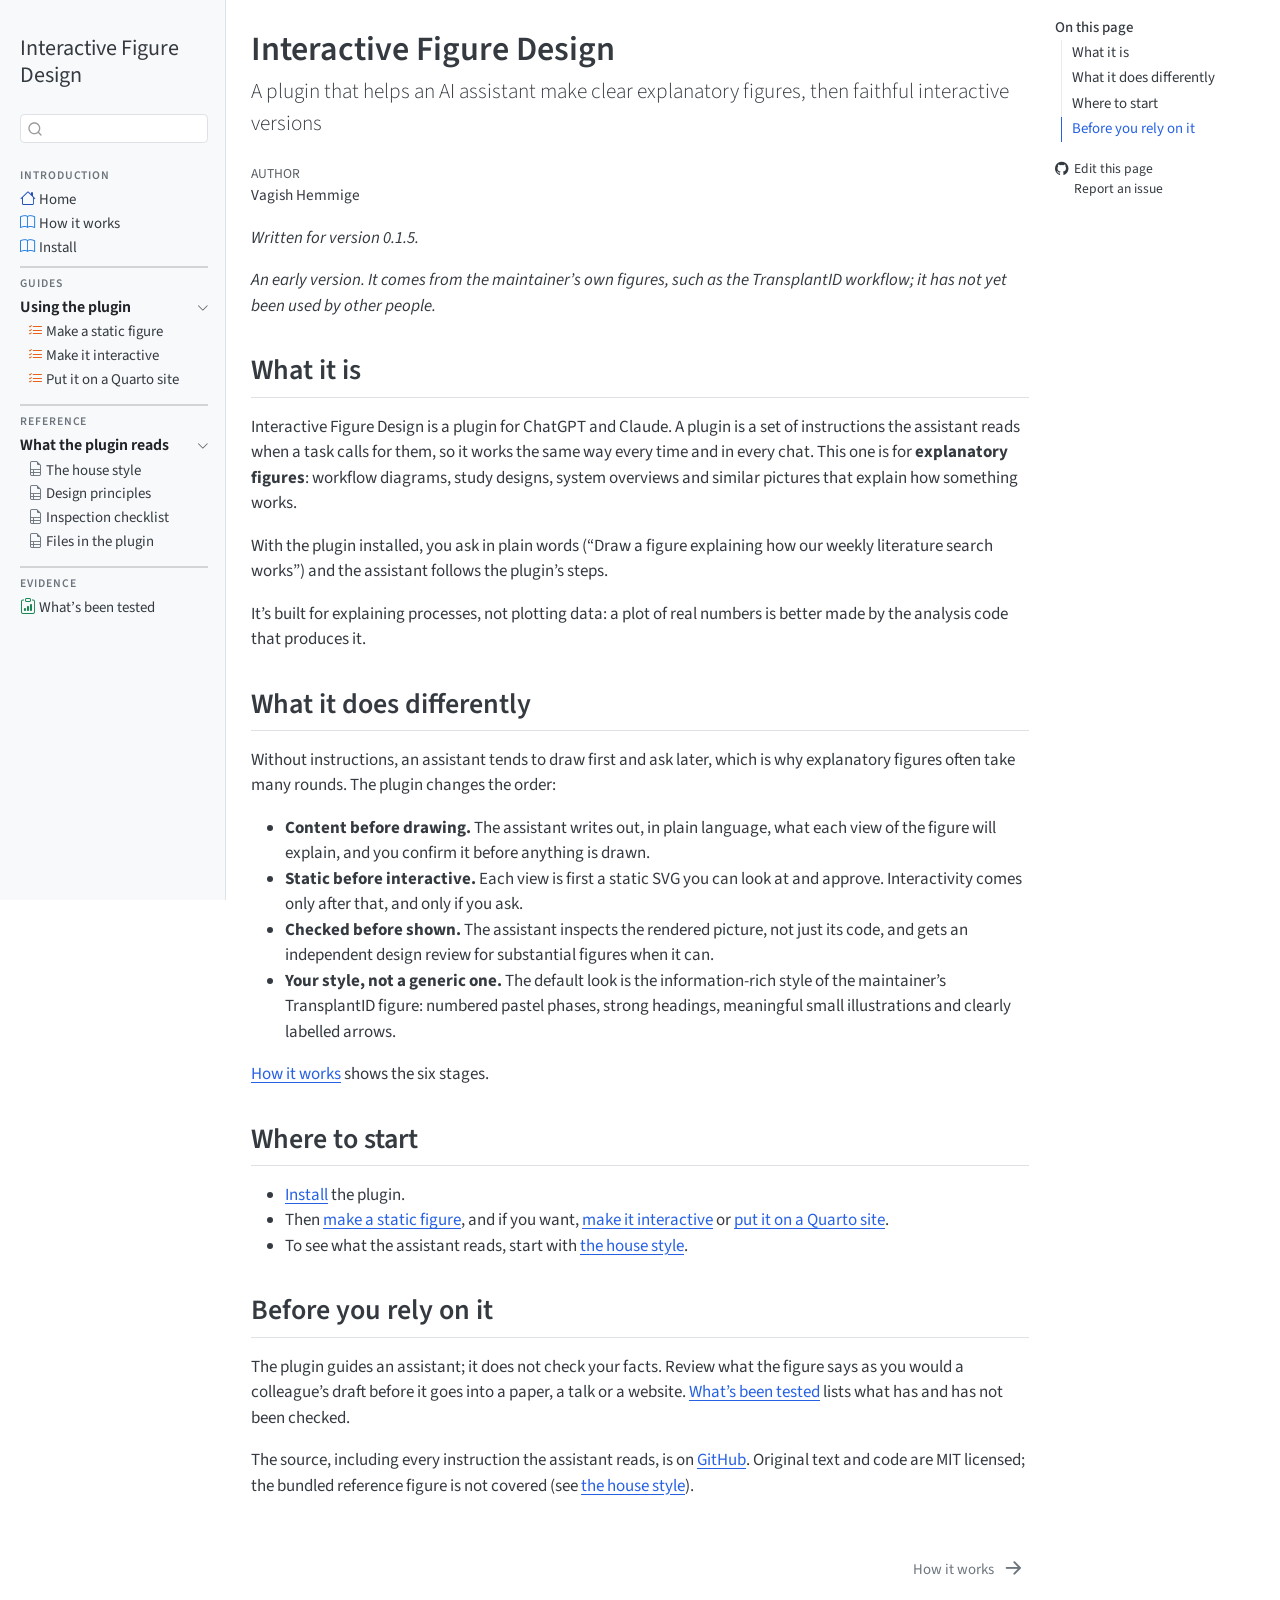
<file: index.html>
<!DOCTYPE html>
<html xmlns="http://www.w3.org/1999/xhtml" lang="en" xml:lang="en"><head>

<meta charset="utf-8">
<meta name="generator" content="quarto-1.12.1">

<meta name="viewport" content="width=device-width, initial-scale=1.0, user-scalable=yes">

<meta name="author" content="Vagish Hemmige">

<title>Interactive Figure Design</title>
<style>
/* Default styles provided by pandoc.
** See https://pandoc.org/MANUAL.html#variables-for-html for config info.
*/
span.smallcaps{font-variant: small-caps;}
div.columns{display: flex; gap: 1.5em;}
div.column{flex: auto;}
@media screen {
div.columns{gap: min(4vw, 1.5em);}
div.column{overflow-x: auto;}
}
div.hanging-indent{margin-left: 1.5em; text-indent: -1.5em;}
ul.task-list{list-style: none;}
ul.task-list li input[type="checkbox"] {
  width: 0.8em;
  margin: 0 0.8em 0.2em -1em; /* quarto-specific, see https://github.com/quarto-dev/quarto-cli/issues/4556 */ 
  vertical-align: middle;
}
</style>


<script src="site_libs/quarto-nav/quarto-nav.js"></script>
<script src="site_libs/quarto-nav/headroom.min.js"></script>
<script src="site_libs/clipboard/clipboard.min.js"></script>
<script src="site_libs/quarto-search/autocomplete.umd.js"></script>
<script src="site_libs/quarto-search/fuse.min.js"></script>
<script src="site_libs/quarto-search/quarto-search.js"></script>
<meta name="quarto:offset" content="./">
<link href="./how-it-works.html" rel="next">
<script src="site_libs/quarto-html/quarto.js" type="module"></script>
<script src="site_libs/quarto-html/tabsets/tabsets.js" type="module"></script>
<script src="site_libs/quarto-html/scrollable-regions/scrollable-regions.js" type="module"></script>
<script src="site_libs/quarto-html/popper.min.js"></script>
<script src="site_libs/quarto-html/tippy.umd.min.js"></script>
<script src="site_libs/quarto-html/anchor.min.js"></script>
<link href="site_libs/quarto-html/tippy.css" rel="stylesheet">
<link href="site_libs/quarto-html/quarto-syntax-highlighting-6f4d992786adc40a866529610d8cdb02.css" rel="stylesheet" id="quarto-text-highlighting-styles">
<script src="site_libs/bootstrap/bootstrap.min.js"></script>
<link href="site_libs/bootstrap/bootstrap-icons.css" rel="stylesheet">
<link href="site_libs/bootstrap/bootstrap-3d8ff1b8a8ddd1b55bd8ba3b1a228202.min.css" rel="stylesheet" append-hash="true" id="quarto-bootstrap" data-mode="light">
<script id="quarto-search-options" type="application/json">{
  "location": "sidebar",
  "copy-button": false,
  "collapse-after": 3,
  "panel-placement": "start",
  "type": "textbox",
  "limit": 50,
  "keyboard-shortcut": [
    "f",
    "/",
    "s"
  ],
  "show-item-context": false,
  "language": {
    "search-no-results-text": "No results",
    "search-matching-documents-text": "matching documents",
    "search-copy-link-title": "Copy link to search",
    "search-hide-matches-text": "Hide additional matches",
    "search-more-match-text": "more match in this document",
    "search-more-matches-text": "more matches in this document",
    "search-clear-button-title": "Clear",
    "search-text-placeholder": "",
    "search-detached-cancel-button-title": "Cancel",
    "search-submit-button-title": "Submit",
    "search-label": "Search"
  }
}</script>


<link rel="stylesheet" href="styles.css">
</head>

<body class="nav-sidebar docked quarto-light"><a id="quarto-skip-link" class="visually-hidden-focusable" href="#quarto-document-content">Skip to main content</a>

<div id="quarto-search-results"></div>
  <header id="quarto-header" class="headroom fixed-top">
  <nav class="quarto-secondary-nav" aria-label="Toolbar">
    <div class="container-fluid d-flex">
      <button type="button" class="quarto-btn-toggle btn" data-bs-toggle="collapse" role="button" data-bs-target=".quarto-sidebar-collapse-item" aria-controls="quarto-sidebar" aria-expanded="false" aria-label="Toggle sidebar navigation" onclick="if (window.quartoToggleHeadroom) { window.quartoToggleHeadroom(); }">
        <i class="bi bi-layout-text-sidebar-reverse"></i>
      </button>
        <nav class="quarto-page-breadcrumbs" aria-label="Breadcrumbs"><ol class="breadcrumb"><li class="breadcrumb-item"><a href="./index.html">Home</a></li></ol></nav>
        <a class="flex-grow-1" data-bs-toggle="collapse" data-bs-target=".quarto-sidebar-collapse-item" onclick="if (window.quartoToggleHeadroom) { window.quartoToggleHeadroom(); }">      
        </a>
      <button type="button" class="btn quarto-search-button" aria-label="Search" onclick="window.quartoOpenSearch();">
        <i class="bi bi-search"></i>
      </button>
    </div>
  </nav>
</header>
<!-- content -->
<div id="quarto-content" class="quarto-container page-columns page-rows-contents page-layout-full">
<!-- sidebar -->
  <nav id="quarto-sidebar" class="sidebar collapse collapse-horizontal quarto-sidebar-collapse-item sidebar-navigation docked overflow-auto" aria-label="Site">
    <div class="pt-lg-2 mt-2 text-left sidebar-header">
    <div class="sidebar-title mb-0 py-0">
      <a href="./">Interactive Figure Design</a> 
    </div>
      </div>
        <div class="mt-2 flex-shrink-0 align-items-center">
        <div class="sidebar-search">
        <div id="quarto-search" class="" title="Search"></div>
        </div>
        </div>
    <div class="sidebar-menu-container"> 
    <ul class="list-unstyled mt-1">
        <li class="sidebar-item">
 <span class="menu-text">Introduction</span>
  </li>
        <li class="sidebar-item">
  <div class="sidebar-item-container"> 
  <a href="./index.html" class="sidebar-item-text sidebar-link active"><i class="bi bi-house" role="img">
</i> 
 <span class="menu-text">Home</span></a>
  </div>
</li>
        <li class="sidebar-item">
  <div class="sidebar-item-container"> 
  <a href="./how-it-works.html" class="sidebar-item-text sidebar-link"><i class="bi bi-book" role="img">
</i> 
 <span class="menu-text">How it works</span></a>
  </div>
</li>
        <li class="sidebar-item">
  <div class="sidebar-item-container"> 
  <a href="./install.html" class="sidebar-item-text sidebar-link"><i class="bi bi-book" role="img">
</i> 
 <span class="menu-text">Install</span></a>
  </div>
</li>
        <li class="px-0"><hr class="sidebar-divider hi "></li>
        <li class="sidebar-item">
 <span class="menu-text">Guides</span>
  </li>
        <li class="sidebar-item sidebar-item-section">
      <div class="sidebar-item-container"> 
            <button type="button" class="sidebar-item-text sidebar-item-toggle sidebar-link text-start" data-bs-toggle="collapse" data-bs-target="#quarto-sidebar-section-1" aria-controls="quarto-sidebar-section-1" aria-expanded="true">
 <span class="menu-text" id="quarto-sidebar-section-1-label">Using the plugin</span><i class="bi bi-chevron-right" aria-hidden="true"></i></button>
      </div>
      <ul id="quarto-sidebar-section-1" aria-labelledby="quarto-sidebar-section-1-label" class="collapse list-unstyled sidebar-section depth1 show">  
          <li class="sidebar-item">
  <div class="sidebar-item-container"> 
  <a href="./using/static.html" class="sidebar-item-text sidebar-link"><i class="bi bi-list-check" role="img">
</i> 
 <span class="menu-text">Make a static figure</span></a>
  </div>
</li>
          <li class="sidebar-item">
  <div class="sidebar-item-container"> 
  <a href="./using/interactive.html" class="sidebar-item-text sidebar-link"><i class="bi bi-list-check" role="img">
</i> 
 <span class="menu-text">Make it interactive</span></a>
  </div>
</li>
          <li class="sidebar-item">
  <div class="sidebar-item-container"> 
  <a href="./using/quarto.html" class="sidebar-item-text sidebar-link"><i class="bi bi-list-check" role="img">
</i> 
 <span class="menu-text">Put it on a Quarto site</span></a>
  </div>
</li>
      </ul>
  </li>
        <li class="px-0"><hr class="sidebar-divider hi "></li>
        <li class="sidebar-item">
 <span class="menu-text">Reference</span>
  </li>
        <li class="sidebar-item sidebar-item-section">
      <div class="sidebar-item-container"> 
            <button type="button" class="sidebar-item-text sidebar-item-toggle sidebar-link text-start" data-bs-toggle="collapse" data-bs-target="#quarto-sidebar-section-2" aria-controls="quarto-sidebar-section-2" aria-expanded="true">
 <span class="menu-text" id="quarto-sidebar-section-2-label">What the plugin reads</span><i class="bi bi-chevron-right" aria-hidden="true"></i></button>
      </div>
      <ul id="quarto-sidebar-section-2" aria-labelledby="quarto-sidebar-section-2-label" class="collapse list-unstyled sidebar-section depth1 show">  
          <li class="sidebar-item">
  <div class="sidebar-item-container"> 
  <a href="./reference/style.html" class="sidebar-item-text sidebar-link"><i class="bi bi-file-earmark-ruled" role="img">
</i> 
 <span class="menu-text">The house style</span></a>
  </div>
</li>
          <li class="sidebar-item">
  <div class="sidebar-item-container"> 
  <a href="./reference/principles.html" class="sidebar-item-text sidebar-link"><i class="bi bi-file-earmark-ruled" role="img">
</i> 
 <span class="menu-text">Design principles</span></a>
  </div>
</li>
          <li class="sidebar-item">
  <div class="sidebar-item-container"> 
  <a href="./reference/checklist.html" class="sidebar-item-text sidebar-link"><i class="bi bi-file-earmark-ruled" role="img">
</i> 
 <span class="menu-text">Inspection checklist</span></a>
  </div>
</li>
          <li class="sidebar-item">
  <div class="sidebar-item-container"> 
  <a href="./reference/files.html" class="sidebar-item-text sidebar-link"><i class="bi bi-file-earmark-ruled" role="img">
</i> 
 <span class="menu-text">Files in the plugin</span></a>
  </div>
</li>
      </ul>
  </li>
        <li class="px-0"><hr class="sidebar-divider hi "></li>
        <li class="sidebar-item">
 <span class="menu-text">Evidence</span>
  </li>
        <li class="sidebar-item">
  <div class="sidebar-item-container"> 
  <a href="./testing.html" class="sidebar-item-text sidebar-link"><i class="bi bi-clipboard-data" role="img">
</i> 
 <span class="menu-text">What’s been tested</span></a>
  </div>
</li>
    </ul>
    </div>
</nav>
<div id="quarto-sidebar-glass" class="quarto-sidebar-collapse-item" data-bs-toggle="collapse" data-bs-target=".quarto-sidebar-collapse-item"></div>
<!-- margin-sidebar -->
    <div id="quarto-margin-sidebar" class="sidebar margin-sidebar">
        <nav id="TOC" role="doc-toc" aria-labelledby="toc-title" class="toc-active">
    <h2 id="toc-title">On this page</h2>
   
  <ul>
  <li><a href="#what-it-is" id="toc-what-it-is" class="nav-link active" data-scroll-target="#what-it-is">What it is</a></li>
  <li><a href="#what-it-does-differently" id="toc-what-it-does-differently" class="nav-link" data-scroll-target="#what-it-does-differently">What it does differently</a></li>
  <li><a href="#where-to-start" id="toc-where-to-start" class="nav-link" data-scroll-target="#where-to-start">Where to start</a></li>
  <li><a href="#before-you-rely-on-it" id="toc-before-you-rely-on-it" class="nav-link" data-scroll-target="#before-you-rely-on-it">Before you rely on it</a></li>
  </ul>
<div class="toc-actions"><ul><li><a href="https://github.com/VagishHemmige/figure-design/edit/main/site/index.qmd" class="toc-action"><i class="bi bi-github"></i>Edit this page</a></li><li><a href="https://github.com/VagishHemmige/figure-design/issues/new" class="toc-action"><i class="bi empty"></i>Report an issue</a></li></ul></div></nav>
    </div>
<!-- main -->
<main class="content column-body" id="quarto-document-content" tabindex="-1">

<header id="title-block-header" class="quarto-title-block default">
<div class="quarto-title">
<h1 class="title">Interactive Figure Design</h1>
<p class="subtitle lead">A plugin that helps an AI assistant make clear explanatory figures, then faithful interactive versions</p>
</div>



<div class="quarto-title-meta column-body">

    <div>
    <div class="quarto-title-meta-heading">Author</div>
    <div class="quarto-title-meta-contents">
             <p>Vagish Hemmige </p>
          </div>
  </div>
    
  
    
  </div>
  


</header>


<p><em>Written for version 0.1.5.</em></p>
<p><em>An early version. It comes from the maintainer’s own figures, such as the TransplantID workflow; it has not yet been used by other people.</em></p>
<section id="what-it-is" class="level2">
<h2 class="anchored" data-anchor-id="what-it-is">What it is</h2>
<p>Interactive Figure Design is a plugin for ChatGPT and Claude. A plugin is a set of instructions the assistant reads when a task calls for them, so it works the same way every time and in every chat. This one is for <strong>explanatory figures</strong>: workflow diagrams, study designs, system overviews and similar pictures that explain how something works.</p>
<p>With the plugin installed, you ask in plain words (“Draw a figure explaining how our weekly literature search works”) and the assistant follows the plugin’s steps.</p>
<p>It’s built for explaining processes, not plotting data: a plot of real numbers is better made by the analysis code that produces it.</p>
</section>
<section id="what-it-does-differently" class="level2">
<h2 class="anchored" data-anchor-id="what-it-does-differently">What it does differently</h2>
<p>Without instructions, an assistant tends to draw first and ask later, which is why explanatory figures often take many rounds. The plugin changes the order:</p>
<ul>
<li><strong>Content before drawing.</strong> The assistant writes out, in plain language, what each view of the figure will explain, and you confirm it before anything is drawn.</li>
<li><strong>Static before interactive.</strong> Each view is first a static SVG you can look at and approve. Interactivity comes only after that, and only if you ask.</li>
<li><strong>Checked before shown.</strong> The assistant inspects the rendered picture, not just its code, and gets an independent design review for substantial figures when it can.</li>
<li><strong>Your style, not a generic one.</strong> The default look is the information-rich style of the maintainer’s TransplantID figure: numbered pastel phases, strong headings, meaningful small illustrations and clearly labelled arrows.</li>
</ul>
<p><a href="./how-it-works.html">How it works</a> shows the six stages.</p>
</section>
<section id="where-to-start" class="level2">
<h2 class="anchored" data-anchor-id="where-to-start">Where to start</h2>
<ul>
<li><a href="./install.html">Install</a> the plugin.</li>
<li>Then <a href="./using/static.html">make a static figure</a>, and if you want, <a href="./using/interactive.html">make it interactive</a> or <a href="./using/quarto.html">put it on a Quarto site</a>.</li>
<li>To see what the assistant reads, start with <a href="./reference/style.html">the house style</a>.</li>
</ul>
</section>
<section id="before-you-rely-on-it" class="level2">
<h2 class="anchored" data-anchor-id="before-you-rely-on-it">Before you rely on it</h2>
<p>The plugin guides an assistant; it does not check your facts. Review what the figure says as you would a colleague’s draft before it goes into a paper, a talk or a website. <a href="./testing.html">What’s been tested</a> lists what has and has not been checked.</p>
<p>The source, including every instruction the assistant reads, is on <a href="https://github.com/VagishHemmige/figure-design">GitHub</a>. Original text and code are MIT licensed; the bundled reference figure is not covered (see <a href="./reference/style.html">the house style</a>).</p>


</section>

</main> <!-- /main -->
<script id="quarto-html-after-body" type="application/javascript">
  window.document.addEventListener("DOMContentLoaded", function (event) {
    const icon = "";
    const anchorJS = new window.AnchorJS();
    anchorJS.options = {
      placement: 'right',
      icon: icon
    };
    anchorJS.add('.anchored');
    const isCodeAnnotation = (el) => {
      for (const clz of el.classList) {
        if (clz.startsWith('code-annotation-')) {                     
          return true;
        }
      }
      return false;
    }
    const onCopySuccess = function(e) {
      // button target
      const button = e.trigger;
      // don't keep focus
      button.blur();
      // flash "checked"
      button.classList.add('code-copy-button-checked');
      var currentTitle = button.getAttribute("title");
      button.setAttribute("title", "Copied!");
      let tooltip;
      if (window.bootstrap) {
        button.setAttribute("data-bs-toggle", "tooltip");
        button.setAttribute("data-bs-placement", "left");
        button.setAttribute("data-bs-title", "Copied!");
        tooltip = new bootstrap.Tooltip(button, 
          { trigger: "manual", 
            customClass: "code-copy-button-tooltip",
            offset: [0, -8]});
        tooltip.show();    
      }
      setTimeout(function() {
        if (tooltip) {
          tooltip.hide();
          button.removeAttribute("data-bs-title");
          button.removeAttribute("data-bs-toggle");
          button.removeAttribute("data-bs-placement");
        }
        button.setAttribute("title", currentTitle);
        button.classList.remove('code-copy-button-checked');
      }, 1000);
      // clear code selection
      e.clearSelection();
    }
    const getTextToCopy = function(trigger) {
      const outerScaffold = trigger.parentElement.cloneNode(true);
      const codeEl = outerScaffold.querySelector('code');
      for (const childEl of codeEl.children) {
        if (isCodeAnnotation(childEl)) {
          childEl.remove();
        }
      }
      return codeEl.innerText;
    }
    const clipboard = new window.ClipboardJS('.code-copy-button:not([data-in-quarto-modal])', {
      text: getTextToCopy
    });
    clipboard.on('success', onCopySuccess);
    if (window.document.getElementById('quarto-embedded-source-code-modal')) {
      const clipboardModal = new window.ClipboardJS('.code-copy-button[data-in-quarto-modal]', {
        text: getTextToCopy,
        container: window.document.getElementById('quarto-embedded-source-code-modal')
      });
      clipboardModal.on('success', onCopySuccess);
    }
      var localhostRegex = new RegExp(/^(?:http|https):\/\/localhost\:?[0-9]*\//);
      var mailtoRegex = new RegExp(/^mailto:/);
        var filterRegex = new RegExp("https:\/\/vagishhemmige\.github\.io\/figure-design");
      const newWindowLabel = "(opens in a new tab)";
      const newWindowNoteId = "quarto-ext-newwindow-label";
      // Links reference one hidden label through aria-describedby, so the
      // announcement never changes their accessible name.
      var describeNewWindow = (link) => {
        if (!window.document.getElementById(newWindowNoteId)) {
          var newWindowNote = window.document.createElement("span");
          newWindowNote.id = newWindowNoteId;
          newWindowNote.hidden = true;
          newWindowNote.textContent = newWindowLabel;
          window.document.body.appendChild(newWindowNote);
        }
        var describedBy = (link.getAttribute("aria-describedby") || "").split(/\s+/).filter(Boolean);
        if (!describedBy.includes(newWindowNoteId)) {
          describedBy.push(newWindowNoteId);
          link.setAttribute("aria-describedby", describedBy.join(" "));
        }
      }
      var opensNewContext = (link) => {
        var target = (link.getAttribute("target") || "").toLowerCase();
        return target !== "" && !["_self", "_parent", "_top"].includes(target);
      }
      var isInternal = (href) => {
          return filterRegex.test(href) || localhostRegex.test(href) || mailtoRegex.test(href);
      }
      // Inspect non-navigation links and adorn them if external
      window.quartoDecorateExternalLinks = function (root) {
     var links = (root || window.document).querySelectorAll('a[href]:not(.nav-link):not(.navbar-brand):not(.toc-action):not(.sidebar-link):not(.sidebar-item-toggle):not(.pagination-link):not(.no-external):not([aria-hidden]):not(.dropdown-item):not(.quarto-navigation-tool):not(.about-link)');
      for (var i=0; i<links.length; i++) {
        const link = links[i];
        if (!isInternal(link.href)) {
          // undo the damage that might have been done by quarto-nav.js in the case of
          // links that we want to consider external
          if (link.dataset.originalHref !== undefined) {
            link.href = link.dataset.originalHref;
          }
          if (!link.classList.contains('no-external-icon')) {
          }
        }
        if (opensNewContext(link)) {
          describeNewWindow(link);
        }
      }
      };
      window.quartoDecorateExternalLinks(window.document);
    // Esc closes the popup (WCAG 1.4.13) and focus leaving both trigger and
    // popup closes it (WCAG 2.4.11); tippy handles neither for interactive popups.
    const hideOnEscAndFocusOut = {
      name: 'hideOnEscAndFocusOut',
      defaultValue: true,
      fn(instance) {
        const dismiss = () => {
          // A show scheduled by the trigger delay would otherwise reopen it
          instance.clearDelayTimeouts();
          instance.hide();
        };
        const onKeyDown = (event) => {
          if (event.key !== 'Escape') {
            return;
          }
          // Keep Esc from also reaching page handlers (e.g. reveal.js overview),
          // except an open reveal.js slide menu, which Esc should close too.
          // The menu handles keys only when its keyboard option is on.
          const menuHandlesEsc = window.Reveal?.getPlugin?.('menu')?.isOpen() &&
            window.Reveal.getConfig().menu?.keyboard !== false;
          if (!menuHandlesEsc) {
            event.stopPropagation();
          }
          if (instance.popper.contains(window.document.activeElement)) {
            // Disabled while refocusing so the focus trigger does not reopen it
            instance.disable();
            instance.reference.focus();
            instance.enable();
          }
          dismiss();
        };
        const onFocusOut = (event) => {
          const target = event.relatedTarget;
          if (target && !instance.reference.contains(target) &&
              !instance.popper.contains(target)) {
            dismiss();
          }
        };
        // On the trigger too: a click trigger (code-annotations: select) has no
        // blur handling. Attached for the instance's lifetime so leaving the
        // trigger also cancels a show still pending on the trigger delay.
        instance.reference.addEventListener('focusout', onFocusOut);
        return {
          onShow() {
            window.document.addEventListener('keydown', onKeyDown, true);
            instance.popper.addEventListener('focusout', onFocusOut);
          },
          onHide() {
            window.document.removeEventListener('keydown', onKeyDown, true);
            instance.popper.removeEventListener('focusout', onFocusOut);
          },
          onDestroy() {
            instance.reference.removeEventListener('focusout', onFocusOut);
          },
        };
      },
    };
    function tippyHover(el, contentFn, onTriggerFn, onUntriggerFn) {
      const config = {
        allowHTML: true,
        maxWidth: 500,
        delay: 100,
        arrow: false,
        appendTo: function(el) {
            return el.parentElement;
        },
        interactive: true,
        interactiveBorder: 10,
        theme: 'quarto',
        placement: 'bottom-start',
        plugins: [hideOnEscAndFocusOut],
      };
      if (contentFn) {
        config.content = contentFn;
      }
      if (onTriggerFn) {
        config.onTrigger = onTriggerFn;
      }
      if (onUntriggerFn) {
        config.onUntrigger = onUntriggerFn;
      }
      window.tippy(el, config); 
    }
    const noterefs = window.document.querySelectorAll('a[role="doc-noteref"]');
    for (var i=0; i<noterefs.length; i++) {
      const ref = noterefs[i];
      tippyHover(ref, function() {
        // use id or data attribute instead here
        let href = ref.getAttribute('data-footnote-href') || ref.getAttribute('href');
        try { href = new URL(href).hash; } catch {}
        const id = href.replace(/^#\/?/, "");
        const note = window.document.getElementById(id);
        if (note) {
          return note.innerHTML;
        } else {
          return "";
        }
      });
    }
    const xrefs = window.document.querySelectorAll('a.quarto-xref');
    const processXRef = (id, note) => {
      // Strip column container classes
      const stripColumnClz = (el) => {
        el.classList.remove("page-full", "page-columns");
        if (el.children) {
          for (const child of el.children) {
            stripColumnClz(child);
          }
        }
      }
      stripColumnClz(note)
      if (id === null || id.startsWith('sec-')) {
        // Special case sections, only their first couple elements
        const container = document.createElement("div");
        if (note.children && note.children.length > 2) {
          container.appendChild(note.children[0].cloneNode(true));
          for (let i = 1; i < note.children.length; i++) {
            const child = note.children[i];
            if (child.tagName === "P" && child.innerText === "") {
              continue;
            } else {
              container.appendChild(child.cloneNode(true));
              break;
            }
          }
          if (window.Quarto?.typesetMath) {
            window.Quarto.typesetMath(container);
          }
          return container.innerHTML
        } else {
          if (window.Quarto?.typesetMath) {
            window.Quarto.typesetMath(note);
          }
          return note.innerHTML;
        }
      } else {
        // Remove any anchor links if they are present
        const anchorLink = note.querySelector('a.anchorjs-link');
        if (anchorLink) {
          anchorLink.remove();
        }
        if (window.Quarto?.typesetMath) {
          window.Quarto.typesetMath(note);
        }
        if (note.classList.contains("callout")) {
          return note.outerHTML;
        } else {
          return note.innerHTML;
        }
      }
    }
    for (var i=0; i<xrefs.length; i++) {
      const xref = xrefs[i];
      tippyHover(xref, undefined, function(instance) {
        instance.disable();
        let url = xref.getAttribute('href');
        let hash = undefined; 
        if (url.startsWith('#')) {
          hash = url;
        } else {
          try { hash = new URL(url).hash; } catch {}
        }
        if (hash) {
          const id = hash.replace(/^#\/?/, "");
          const note = window.document.getElementById(id);
          if (note !== null) {
            try {
              const html = processXRef(id, note.cloneNode(true));
              instance.setContent(html);
            } finally {
              instance.enable();
              instance.show();
            }
          } else {
            // See if we can fetch this
            fetch(url.split('#')[0])
            .then(res => res.text())
            .then(html => {
              const parser = new DOMParser();
              const htmlDoc = parser.parseFromString(html, "text/html");
              const note = htmlDoc.getElementById(id);
              if (note !== null) {
                const html = processXRef(id, note);
                instance.setContent(html);
              } 
            }).finally(() => {
              instance.enable();
              instance.show();
            });
          }
        } else {
          // See if we can fetch a full url (with no hash to target)
          // This is a special case and we should probably do some content thinning / targeting
          fetch(url)
          .then(res => res.text())
          .then(html => {
            const parser = new DOMParser();
            const htmlDoc = parser.parseFromString(html, "text/html");
            const note = htmlDoc.querySelector('main.content');
            if (note !== null) {
              // This should only happen for chapter cross references
              // (since there is no id in the URL)
              // remove the first header
              if (note.children.length > 0 && note.children[0].tagName === "HEADER") {
                note.children[0].remove();
              }
              const html = processXRef(null, note);
              instance.setContent(html);
            } 
          }).finally(() => {
            instance.enable();
            instance.show();
          });
        }
      }, function(instance) {
      });
    }
        let selectedAnnoteEl;
        const selectorForAnnotation = ( cell, annotation) => {
          let cellAttr = 'data-code-cell="' + cell + '"';
          let lineAttr = 'data-code-annotation="' +  annotation + '"';
          const selector = 'span[' + cellAttr + '][' + lineAttr + ']';
          return selector;
        }
        const selectCodeLines = (annoteEl) => {
          const doc = window.document;
          const targetCell = annoteEl.getAttribute("data-target-cell");
          const targetAnnotation = annoteEl.getAttribute("data-target-annotation");
          const annoteSpan = window.document.querySelector(selectorForAnnotation(targetCell, targetAnnotation));
          const lines = annoteSpan.getAttribute("data-code-lines").split(",");
          const lineIds = lines.map((line) => {
            return targetCell + "-" + line;
          })
          // Each band is positioned against its own containing block, which is
          // not the offsetParent of the lines, so place it from client rects.
          const placeBand = (band, firstEl, lastEl, codeBlock) => {
            const container = band.offsetParent;
            if (container === null) {
              return;
            }
            const containerRect = container.getBoundingClientRect();
            // Reveal.js scales slides with a transform, so convert client
            // pixels back to the CSS pixels of the container.
            const scale = containerRect.height / container.offsetHeight || 1;
            const firstRect = firstEl.getBoundingClientRect();
            const lastRect = lastEl.getBoundingClientRect();
            const top = (firstRect.top - containerRect.top) / scale - container.clientTop + container.scrollTop;
            const height = (lastRect.bottom - firstRect.top) / scale;
            band.style.top = top - 2 + "px";
            band.style.height = height + 4 + "px";
            if (codeBlock) {
              // Without the copy button wrapper, the containing block is wider
              // than the code block, so span the code block explicitly.
              const blockRect = codeBlock.getBoundingClientRect();
              band.style.left = (blockRect.left - containerRect.left) / scale - container.clientLeft + container.scrollLeft + "px";
              band.style.width = blockRect.width / scale + "px";
            }
          };
          if (lineIds.length > 0) {
            const el = window.document.getElementById(lineIds[0]);
            const lastEl = window.document.getElementById(lineIds[lineIds.length - 1]);
            const parent = el.parentElement.parentElement;
            // cook up a div (if necessary) and position it
            let div = window.document.getElementById("code-annotation-line-highlight");
            if (div === null) {
              div = window.document.createElement("div");
              div.setAttribute("id", "code-annotation-line-highlight");
              div.style.position = 'absolute';
              parent.appendChild(div);
            }
            placeBand(div, el, lastEl, parent.closest("div.sourceCode") || parent);
            let gutterDiv = window.document.getElementById("code-annotation-line-highlight-gutter");
            if (gutterDiv === null) {
              gutterDiv = window.document.createElement("div");
              gutterDiv.setAttribute("id", "code-annotation-line-highlight-gutter");
              gutterDiv.style.position = 'absolute';
              const codeCell = window.document.getElementById(targetCell);
              const gutter = codeCell.querySelector('.code-annotation-gutter');
              gutter.appendChild(gutterDiv);
            }
            placeBand(gutterDiv, el, lastEl);
            selectedAnnoteEl = annoteEl;
          }
        };
        const unselectCodeLines = () => {
          const elementsIds = ["code-annotation-line-highlight", "code-annotation-line-highlight-gutter"];
          elementsIds.forEach((elId) => {
            const div = window.document.getElementById(elId);
            if (div) {
              div.remove();
            }
          });
          selectedAnnoteEl = undefined;
        };
          // Handle positioning of the toggle
      window.addEventListener(
        "resize",
        throttle(() => {
          elRect = undefined;
          if (selectedAnnoteEl) {
            selectCodeLines(selectedAnnoteEl);
          }
        }, 10)
      );
      function throttle(fn, ms) {
      let throttle = false;
      let timer;
        return (...args) => {
          if(!throttle) { // first call gets through
              fn.apply(this, args);
              throttle = true;
          } else { // all the others get throttled
              if(timer) clearTimeout(timer); // cancel #2
              timer = setTimeout(() => {
                fn.apply(this, args);
                timer = throttle = false;
              }, ms);
          }
        };
      }
        // Attach click handler to the DT
        const annoteDls = window.document.querySelectorAll('dt[data-target-cell]');
        for (const annoteDlNode of annoteDls) {
          annoteDlNode.addEventListener('click', (event) => {
            const clickedEl = event.target;
            if (clickedEl !== selectedAnnoteEl) {
              unselectCodeLines();
              const activeEl = window.document.querySelector('dt[data-target-cell].code-annotation-active');
              if (activeEl) {
                activeEl.classList.remove('code-annotation-active');
              }
              selectCodeLines(clickedEl);
              clickedEl.classList.add('code-annotation-active');
            } else {
              // Unselect the line
              unselectCodeLines();
              clickedEl.classList.remove('code-annotation-active');
            }
          });
        }
    const findCites = (el) => {
      const parentEl = el.parentElement;
      if (parentEl) {
        const cites = parentEl.dataset.cites;
        if (cites) {
          return {
            el,
            cites: cites.split(' ')
          };
        } else {
          return findCites(el.parentElement)
        }
      } else {
        return undefined;
      }
    };
    var bibliorefs = window.document.querySelectorAll('a[role="doc-biblioref"]');
    for (var i=0; i<bibliorefs.length; i++) {
      const ref = bibliorefs[i];
      const citeInfo = findCites(ref);
      if (citeInfo) {
        tippyHover(citeInfo.el, function() {
          var popup = window.document.createElement('div');
          citeInfo.cites.forEach(function(cite) {
            var citeDiv = window.document.createElement('div');
            citeDiv.classList.add('hanging-indent');
            citeDiv.classList.add('csl-entry');
            var biblioDiv = window.document.getElementById('ref-' + cite);
            if (biblioDiv) {
              citeDiv.innerHTML = biblioDiv.innerHTML;
            }
            popup.appendChild(citeDiv);
          });
          return popup.innerHTML;
        });
      }
    }
  });
  </script>
  <script type="application/javascript">
  window.quartoScrollableRegionsLabels = {"code":"Scrollable code","output":"Scrollable output"};
  </script>
<nav class="page-navigation column-body" aria-label="Page">
  <div class="nav-page nav-page-previous">
  </div>
  <div class="nav-page nav-page-next">
      <a href="./how-it-works.html" class="pagination-link" aria-label="How it works">
        <span class="nav-page-text">How it works</span> <i class="bi bi-arrow-right-short"></i>
      </a>
  </div>
</nav>
</div> <!-- /content -->




<footer class="footer"><div class="nav-footer"><div class="nav-footer-center"><div class="toc-actions d-sm-block d-md-none"><ul><li><a href="https://github.com/VagishHemmige/figure-design/edit/main/site/index.qmd" class="toc-action"><i class="bi bi-github"></i>Edit this page</a></li><li><a href="https://github.com/VagishHemmige/figure-design/issues/new" class="toc-action"><i class="bi empty"></i>Report an issue</a></li></ul></div></div></div></footer></body></html>
</file>
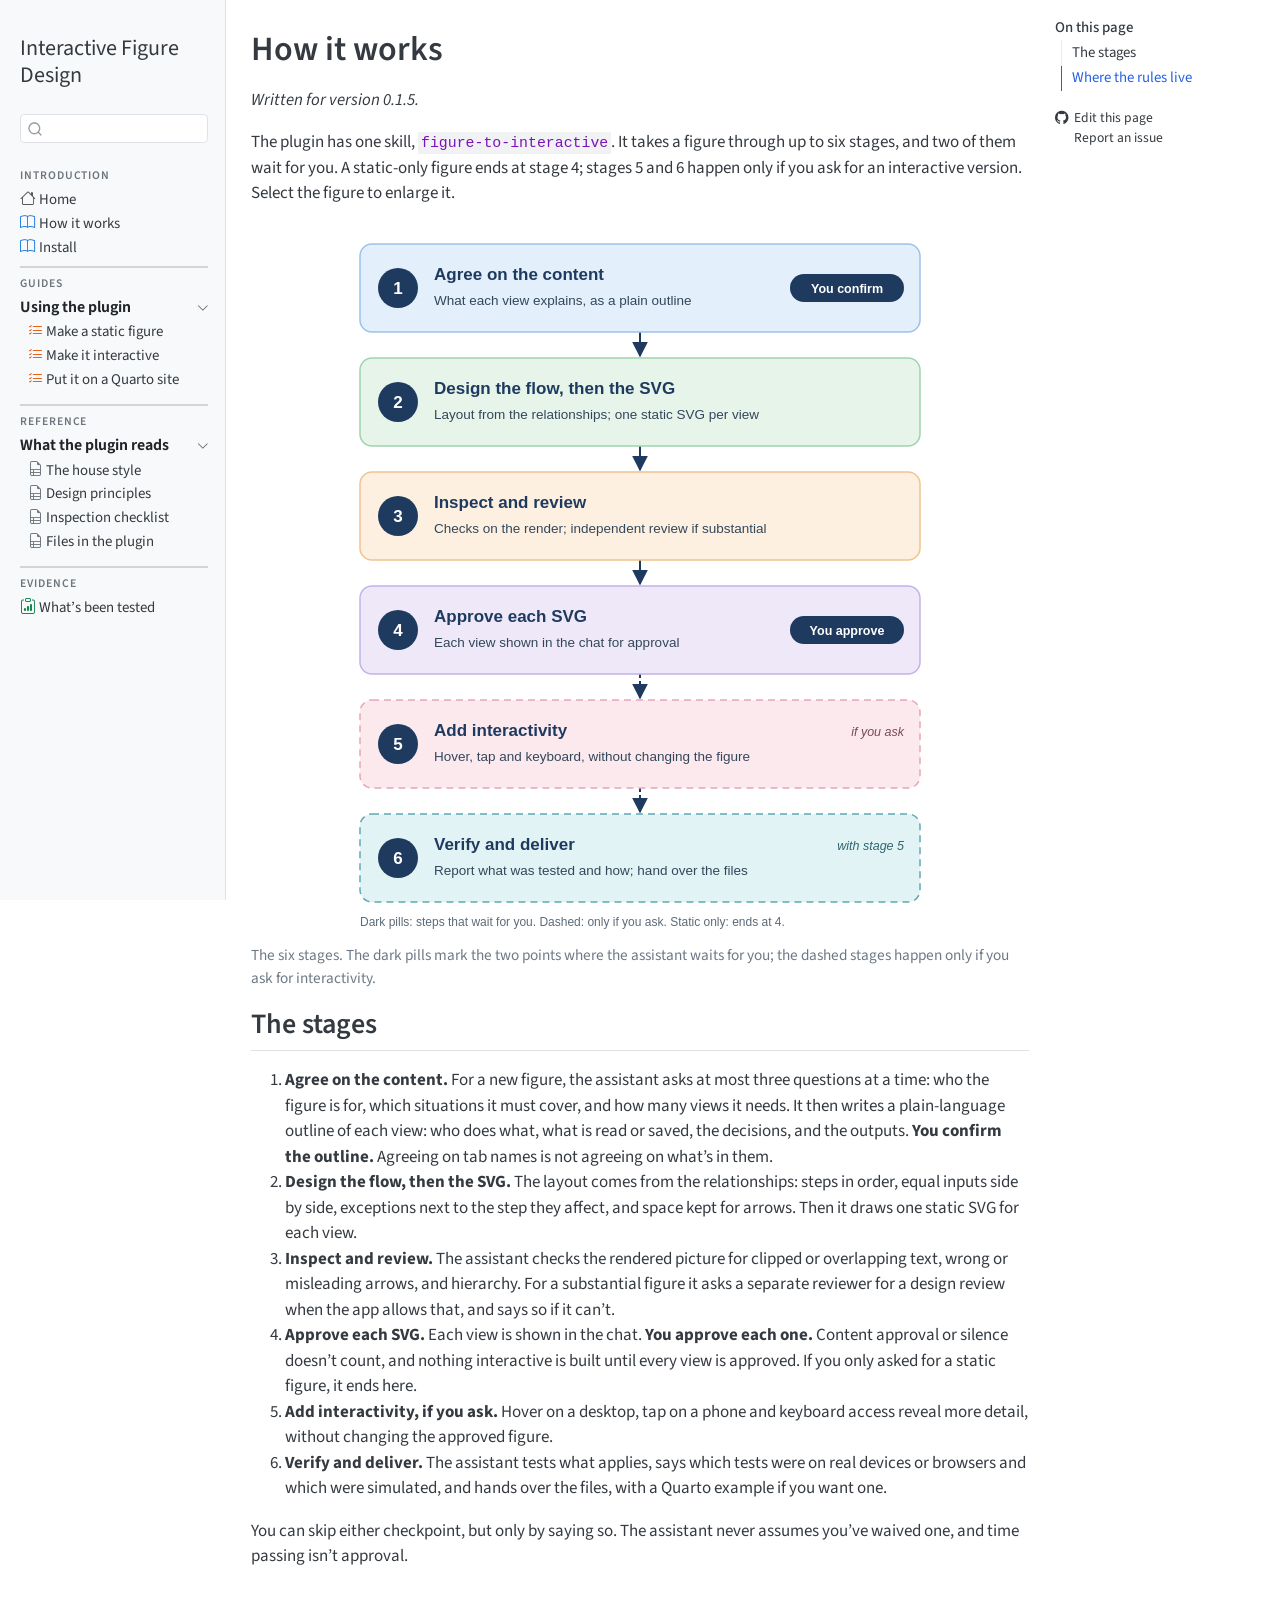
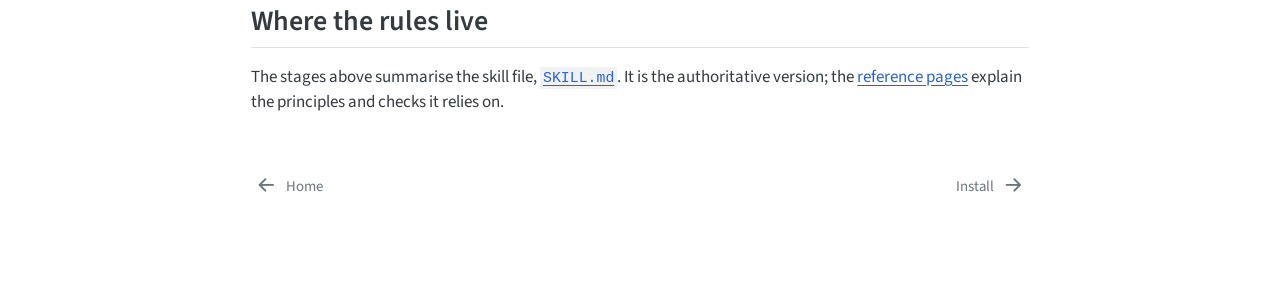
<file: how-it-works.html>
<!DOCTYPE html>
<html xmlns="http://www.w3.org/1999/xhtml" lang="en" xml:lang="en"><head>

<meta charset="utf-8">
<meta name="generator" content="quarto-1.12.1">

<meta name="viewport" content="width=device-width, initial-scale=1.0, user-scalable=yes">


<title>How it works – Interactive Figure Design</title>
<style>
/* Default styles provided by pandoc.
** See https://pandoc.org/MANUAL.html#variables-for-html for config info.
*/
span.smallcaps{font-variant: small-caps;}
div.columns{display: flex; gap: 1.5em;}
div.column{flex: auto;}
@media screen {
div.columns{gap: min(4vw, 1.5em);}
div.column{overflow-x: auto;}
}
div.hanging-indent{margin-left: 1.5em; text-indent: -1.5em;}
ul.task-list{list-style: none;}
ul.task-list li input[type="checkbox"] {
  width: 0.8em;
  margin: 0 0.8em 0.2em -1em; /* quarto-specific, see https://github.com/quarto-dev/quarto-cli/issues/4556 */ 
  vertical-align: middle;
}
</style>


<script src="site_libs/quarto-nav/quarto-nav.js"></script>
<script src="site_libs/quarto-nav/headroom.min.js"></script>
<script src="site_libs/clipboard/clipboard.min.js"></script>
<script src="site_libs/quarto-search/autocomplete.umd.js"></script>
<script src="site_libs/quarto-search/fuse.min.js"></script>
<script src="site_libs/quarto-search/quarto-search.js"></script>
<meta name="quarto:offset" content="./">
<link href="./install.html" rel="next">
<link href="./index.html" rel="prev">
<script src="site_libs/quarto-html/quarto.js" type="module"></script>
<script src="site_libs/quarto-html/tabsets/tabsets.js" type="module"></script>
<script src="site_libs/quarto-html/scrollable-regions/scrollable-regions.js" type="module"></script>
<script src="site_libs/quarto-html/popper.min.js"></script>
<script src="site_libs/quarto-html/tippy.umd.min.js"></script>
<script src="site_libs/quarto-html/anchor.min.js"></script>
<link href="site_libs/quarto-html/tippy.css" rel="stylesheet">
<link href="site_libs/quarto-html/quarto-syntax-highlighting-6f4d992786adc40a866529610d8cdb02.css" rel="stylesheet" id="quarto-text-highlighting-styles">
<script src="site_libs/bootstrap/bootstrap.min.js"></script>
<link href="site_libs/bootstrap/bootstrap-icons.css" rel="stylesheet">
<link href="site_libs/bootstrap/bootstrap-3d8ff1b8a8ddd1b55bd8ba3b1a228202.min.css" rel="stylesheet" append-hash="true" id="quarto-bootstrap" data-mode="light">
<script src="site_libs/quarto-contrib/glightbox/glightbox.min.js"></script>
<link href="site_libs/quarto-contrib/glightbox/glightbox.min.css" rel="stylesheet">
<link href="site_libs/quarto-contrib/glightbox/lightbox.css" rel="stylesheet">
<script id="quarto-search-options" type="application/json">{
  "location": "sidebar",
  "copy-button": false,
  "collapse-after": 3,
  "panel-placement": "start",
  "type": "textbox",
  "limit": 50,
  "keyboard-shortcut": [
    "f",
    "/",
    "s"
  ],
  "show-item-context": false,
  "language": {
    "search-no-results-text": "No results",
    "search-matching-documents-text": "matching documents",
    "search-copy-link-title": "Copy link to search",
    "search-hide-matches-text": "Hide additional matches",
    "search-more-match-text": "more match in this document",
    "search-more-matches-text": "more matches in this document",
    "search-clear-button-title": "Clear",
    "search-text-placeholder": "",
    "search-detached-cancel-button-title": "Cancel",
    "search-submit-button-title": "Submit",
    "search-label": "Search"
  }
}</script>


<link rel="stylesheet" href="styles.css">
</head>

<body class="nav-sidebar docked quarto-light"><a id="quarto-skip-link" class="visually-hidden-focusable" href="#quarto-document-content">Skip to main content</a>

<div id="quarto-search-results"></div>
  <header id="quarto-header" class="headroom fixed-top">
  <nav class="quarto-secondary-nav" aria-label="Toolbar">
    <div class="container-fluid d-flex">
      <button type="button" class="quarto-btn-toggle btn" data-bs-toggle="collapse" role="button" data-bs-target=".quarto-sidebar-collapse-item" aria-controls="quarto-sidebar" aria-expanded="false" aria-label="Toggle sidebar navigation" onclick="if (window.quartoToggleHeadroom) { window.quartoToggleHeadroom(); }">
        <i class="bi bi-layout-text-sidebar-reverse"></i>
      </button>
        <nav class="quarto-page-breadcrumbs" aria-label="Breadcrumbs"><ol class="breadcrumb"><li class="breadcrumb-item"><a href="./how-it-works.html">How it works</a></li></ol></nav>
        <a class="flex-grow-1" data-bs-toggle="collapse" data-bs-target=".quarto-sidebar-collapse-item" onclick="if (window.quartoToggleHeadroom) { window.quartoToggleHeadroom(); }">      
        </a>
      <button type="button" class="btn quarto-search-button" aria-label="Search" onclick="window.quartoOpenSearch();">
        <i class="bi bi-search"></i>
      </button>
    </div>
  </nav>
</header>
<!-- content -->
<div id="quarto-content" class="quarto-container page-columns page-rows-contents page-layout-full">
<!-- sidebar -->
  <nav id="quarto-sidebar" class="sidebar collapse collapse-horizontal quarto-sidebar-collapse-item sidebar-navigation docked overflow-auto" aria-label="Site">
    <div class="pt-lg-2 mt-2 text-left sidebar-header">
    <div class="sidebar-title mb-0 py-0">
      <a href="./">Interactive Figure Design</a> 
    </div>
      </div>
        <div class="mt-2 flex-shrink-0 align-items-center">
        <div class="sidebar-search">
        <div id="quarto-search" class="" title="Search"></div>
        </div>
        </div>
    <div class="sidebar-menu-container"> 
    <ul class="list-unstyled mt-1">
        <li class="sidebar-item">
 <span class="menu-text">Introduction</span>
  </li>
        <li class="sidebar-item">
  <div class="sidebar-item-container"> 
  <a href="./index.html" class="sidebar-item-text sidebar-link"><i class="bi bi-house" role="img">
</i> 
 <span class="menu-text">Home</span></a>
  </div>
</li>
        <li class="sidebar-item">
  <div class="sidebar-item-container"> 
  <a href="./how-it-works.html" class="sidebar-item-text sidebar-link active"><i class="bi bi-book" role="img">
</i> 
 <span class="menu-text">How it works</span></a>
  </div>
</li>
        <li class="sidebar-item">
  <div class="sidebar-item-container"> 
  <a href="./install.html" class="sidebar-item-text sidebar-link"><i class="bi bi-book" role="img">
</i> 
 <span class="menu-text">Install</span></a>
  </div>
</li>
        <li class="px-0"><hr class="sidebar-divider hi "></li>
        <li class="sidebar-item">
 <span class="menu-text">Guides</span>
  </li>
        <li class="sidebar-item sidebar-item-section">
      <div class="sidebar-item-container"> 
            <button type="button" class="sidebar-item-text sidebar-item-toggle sidebar-link text-start" data-bs-toggle="collapse" data-bs-target="#quarto-sidebar-section-1" aria-controls="quarto-sidebar-section-1" aria-expanded="true">
 <span class="menu-text" id="quarto-sidebar-section-1-label">Using the plugin</span><i class="bi bi-chevron-right" aria-hidden="true"></i></button>
      </div>
      <ul id="quarto-sidebar-section-1" aria-labelledby="quarto-sidebar-section-1-label" class="collapse list-unstyled sidebar-section depth1 show">  
          <li class="sidebar-item">
  <div class="sidebar-item-container"> 
  <a href="./using/static.html" class="sidebar-item-text sidebar-link"><i class="bi bi-list-check" role="img">
</i> 
 <span class="menu-text">Make a static figure</span></a>
  </div>
</li>
          <li class="sidebar-item">
  <div class="sidebar-item-container"> 
  <a href="./using/interactive.html" class="sidebar-item-text sidebar-link"><i class="bi bi-list-check" role="img">
</i> 
 <span class="menu-text">Make it interactive</span></a>
  </div>
</li>
          <li class="sidebar-item">
  <div class="sidebar-item-container"> 
  <a href="./using/quarto.html" class="sidebar-item-text sidebar-link"><i class="bi bi-list-check" role="img">
</i> 
 <span class="menu-text">Put it on a Quarto site</span></a>
  </div>
</li>
      </ul>
  </li>
        <li class="px-0"><hr class="sidebar-divider hi "></li>
        <li class="sidebar-item">
 <span class="menu-text">Reference</span>
  </li>
        <li class="sidebar-item sidebar-item-section">
      <div class="sidebar-item-container"> 
            <button type="button" class="sidebar-item-text sidebar-item-toggle sidebar-link text-start" data-bs-toggle="collapse" data-bs-target="#quarto-sidebar-section-2" aria-controls="quarto-sidebar-section-2" aria-expanded="true">
 <span class="menu-text" id="quarto-sidebar-section-2-label">What the plugin reads</span><i class="bi bi-chevron-right" aria-hidden="true"></i></button>
      </div>
      <ul id="quarto-sidebar-section-2" aria-labelledby="quarto-sidebar-section-2-label" class="collapse list-unstyled sidebar-section depth1 show">  
          <li class="sidebar-item">
  <div class="sidebar-item-container"> 
  <a href="./reference/style.html" class="sidebar-item-text sidebar-link"><i class="bi bi-file-earmark-ruled" role="img">
</i> 
 <span class="menu-text">The house style</span></a>
  </div>
</li>
          <li class="sidebar-item">
  <div class="sidebar-item-container"> 
  <a href="./reference/principles.html" class="sidebar-item-text sidebar-link"><i class="bi bi-file-earmark-ruled" role="img">
</i> 
 <span class="menu-text">Design principles</span></a>
  </div>
</li>
          <li class="sidebar-item">
  <div class="sidebar-item-container"> 
  <a href="./reference/checklist.html" class="sidebar-item-text sidebar-link"><i class="bi bi-file-earmark-ruled" role="img">
</i> 
 <span class="menu-text">Inspection checklist</span></a>
  </div>
</li>
          <li class="sidebar-item">
  <div class="sidebar-item-container"> 
  <a href="./reference/files.html" class="sidebar-item-text sidebar-link"><i class="bi bi-file-earmark-ruled" role="img">
</i> 
 <span class="menu-text">Files in the plugin</span></a>
  </div>
</li>
      </ul>
  </li>
        <li class="px-0"><hr class="sidebar-divider hi "></li>
        <li class="sidebar-item">
 <span class="menu-text">Evidence</span>
  </li>
        <li class="sidebar-item">
  <div class="sidebar-item-container"> 
  <a href="./testing.html" class="sidebar-item-text sidebar-link"><i class="bi bi-clipboard-data" role="img">
</i> 
 <span class="menu-text">What’s been tested</span></a>
  </div>
</li>
    </ul>
    </div>
</nav>
<div id="quarto-sidebar-glass" class="quarto-sidebar-collapse-item" data-bs-toggle="collapse" data-bs-target=".quarto-sidebar-collapse-item"></div>
<!-- margin-sidebar -->
    <div id="quarto-margin-sidebar" class="sidebar margin-sidebar">
        <nav id="TOC" role="doc-toc" aria-labelledby="toc-title" class="toc-active">
    <h2 id="toc-title">On this page</h2>
   
  <ul>
  <li><a href="#the-stages" id="toc-the-stages" class="nav-link active" data-scroll-target="#the-stages">The stages</a></li>
  <li><a href="#where-the-rules-live" id="toc-where-the-rules-live" class="nav-link" data-scroll-target="#where-the-rules-live">Where the rules live</a></li>
  </ul>
<div class="toc-actions"><ul><li><a href="https://github.com/VagishHemmige/figure-design/edit/main/site/how-it-works.qmd" class="toc-action"><i class="bi bi-github"></i>Edit this page</a></li><li><a href="https://github.com/VagishHemmige/figure-design/issues/new" class="toc-action"><i class="bi empty"></i>Report an issue</a></li></ul></div></nav>
    </div>
<!-- main -->
<main class="content column-body" id="quarto-document-content" tabindex="-1">

<header id="title-block-header" class="quarto-title-block default">
<div class="quarto-title">
<h1 class="title">How it works</h1>
</div>



<div class="quarto-title-meta column-body">

    
  
    
  </div>
  


</header>


<p><em>Written for version 0.1.5.</em></p>
<p>The plugin has one skill, <code>figure-to-interactive</code>. It takes a figure through up to six stages, and two of them wait for you. A static-only figure ends at stage 4; stages 5 and 6 happen only if you ask for an interactive version. Select the figure to enlarge it.</p>
<div class="quarto-figure quarto-figure-center">
<figure class="figure">
<p><a href="images/workflow.svg" class="lightbox" data-gallery="quarto-lightbox-gallery-1" title="The six stages. The dark pills mark the two points where the assistant waits for you; the dashed stages happen only if you ask for interactivity."><img src="images/workflow.svg" class="img-fluid figure-img" alt="Six stages from top to bottom. 1, agree on the content of each view; you confirm the outline. 2, design the flow, then draw one static SVG per view. 3, inspect the rendered figure, with an independent design review for substantial figures. 4, approve each SVG; you approve every view before anything is interactive. A static-only figure ends here. 5 and 6, only if you ask for interactivity: 5, add hover, tap and keyboard interactivity without changing the approved figure; 6, verify, say which tests were on real devices and which were simulated, and deliver the files, with a Quarto example when wanted."></a></p>
<figcaption>The six stages. The dark pills mark the two points where the assistant waits for you; the dashed stages happen only if you ask for interactivity.</figcaption>
</figure>
</div>
<section id="the-stages" class="level2">
<h2 class="anchored" data-anchor-id="the-stages">The stages</h2>
<ol type="1">
<li><strong>Agree on the content.</strong> For a new figure, the assistant asks at most three questions at a time: who the figure is for, which situations it must cover, and how many views it needs. It then writes a plain-language outline of each view: who does what, what is read or saved, the decisions, and the outputs. <strong>You confirm the outline.</strong> Agreeing on tab names is not agreeing on what’s in them.</li>
<li><strong>Design the flow, then the SVG.</strong> The layout comes from the relationships: steps in order, equal inputs side by side, exceptions next to the step they affect, and space kept for arrows. Then it draws one static SVG for each view.</li>
<li><strong>Inspect and review.</strong> The assistant checks the rendered picture for clipped or overlapping text, wrong or misleading arrows, and hierarchy. For a substantial figure it asks a separate reviewer for a design review when the app allows that, and says so if it can’t.</li>
<li><strong>Approve each SVG.</strong> Each view is shown in the chat. <strong>You approve each one.</strong> Content approval or silence doesn’t count, and nothing interactive is built until every view is approved. If you only asked for a static figure, it ends here.</li>
<li><strong>Add interactivity, if you ask.</strong> Hover on a desktop, tap on a phone and keyboard access reveal more detail, without changing the approved figure.</li>
<li><strong>Verify and deliver.</strong> The assistant tests what applies, says which tests were on real devices or browsers and which were simulated, and hands over the files, with a Quarto example if you want one.</li>
</ol>
<p>You can skip either checkpoint, but only by saying so. The assistant never assumes you’ve waived one, and time passing isn’t approval.</p>
</section>
<section id="where-the-rules-live" class="level2">
<h2 class="anchored" data-anchor-id="where-the-rules-live">Where the rules live</h2>
<p>The stages above summarise the skill file, <a href="https://github.com/VagishHemmige/figure-design/blob/main/plugin/skills/figure-to-interactive/SKILL.md"><code>SKILL.md</code></a>. It is the authoritative version; the <a href="./reference/style.html">reference pages</a> explain the principles and checks it relies on.</p>


</section>

</main> <!-- /main -->
<script id="quarto-html-after-body" type="application/javascript">
  window.document.addEventListener("DOMContentLoaded", function (event) {
    const icon = "";
    const anchorJS = new window.AnchorJS();
    anchorJS.options = {
      placement: 'right',
      icon: icon
    };
    anchorJS.add('.anchored');
    const isCodeAnnotation = (el) => {
      for (const clz of el.classList) {
        if (clz.startsWith('code-annotation-')) {                     
          return true;
        }
      }
      return false;
    }
    const onCopySuccess = function(e) {
      // button target
      const button = e.trigger;
      // don't keep focus
      button.blur();
      // flash "checked"
      button.classList.add('code-copy-button-checked');
      var currentTitle = button.getAttribute("title");
      button.setAttribute("title", "Copied!");
      let tooltip;
      if (window.bootstrap) {
        button.setAttribute("data-bs-toggle", "tooltip");
        button.setAttribute("data-bs-placement", "left");
        button.setAttribute("data-bs-title", "Copied!");
        tooltip = new bootstrap.Tooltip(button, 
          { trigger: "manual", 
            customClass: "code-copy-button-tooltip",
            offset: [0, -8]});
        tooltip.show();    
      }
      setTimeout(function() {
        if (tooltip) {
          tooltip.hide();
          button.removeAttribute("data-bs-title");
          button.removeAttribute("data-bs-toggle");
          button.removeAttribute("data-bs-placement");
        }
        button.setAttribute("title", currentTitle);
        button.classList.remove('code-copy-button-checked');
      }, 1000);
      // clear code selection
      e.clearSelection();
    }
    const getTextToCopy = function(trigger) {
      const outerScaffold = trigger.parentElement.cloneNode(true);
      const codeEl = outerScaffold.querySelector('code');
      for (const childEl of codeEl.children) {
        if (isCodeAnnotation(childEl)) {
          childEl.remove();
        }
      }
      return codeEl.innerText;
    }
    const clipboard = new window.ClipboardJS('.code-copy-button:not([data-in-quarto-modal])', {
      text: getTextToCopy
    });
    clipboard.on('success', onCopySuccess);
    if (window.document.getElementById('quarto-embedded-source-code-modal')) {
      const clipboardModal = new window.ClipboardJS('.code-copy-button[data-in-quarto-modal]', {
        text: getTextToCopy,
        container: window.document.getElementById('quarto-embedded-source-code-modal')
      });
      clipboardModal.on('success', onCopySuccess);
    }
      var localhostRegex = new RegExp(/^(?:http|https):\/\/localhost\:?[0-9]*\//);
      var mailtoRegex = new RegExp(/^mailto:/);
        var filterRegex = new RegExp("https:\/\/vagishhemmige\.github\.io\/figure-design");
      const newWindowLabel = "(opens in a new tab)";
      const newWindowNoteId = "quarto-ext-newwindow-label";
      // Links reference one hidden label through aria-describedby, so the
      // announcement never changes their accessible name.
      var describeNewWindow = (link) => {
        if (!window.document.getElementById(newWindowNoteId)) {
          var newWindowNote = window.document.createElement("span");
          newWindowNote.id = newWindowNoteId;
          newWindowNote.hidden = true;
          newWindowNote.textContent = newWindowLabel;
          window.document.body.appendChild(newWindowNote);
        }
        var describedBy = (link.getAttribute("aria-describedby") || "").split(/\s+/).filter(Boolean);
        if (!describedBy.includes(newWindowNoteId)) {
          describedBy.push(newWindowNoteId);
          link.setAttribute("aria-describedby", describedBy.join(" "));
        }
      }
      var opensNewContext = (link) => {
        var target = (link.getAttribute("target") || "").toLowerCase();
        return target !== "" && !["_self", "_parent", "_top"].includes(target);
      }
      var isInternal = (href) => {
          return filterRegex.test(href) || localhostRegex.test(href) || mailtoRegex.test(href);
      }
      // Inspect non-navigation links and adorn them if external
      window.quartoDecorateExternalLinks = function (root) {
     var links = (root || window.document).querySelectorAll('a[href]:not(.nav-link):not(.navbar-brand):not(.toc-action):not(.sidebar-link):not(.sidebar-item-toggle):not(.pagination-link):not(.no-external):not([aria-hidden]):not(.dropdown-item):not(.quarto-navigation-tool):not(.about-link)');
      for (var i=0; i<links.length; i++) {
        const link = links[i];
        if (!isInternal(link.href)) {
          // undo the damage that might have been done by quarto-nav.js in the case of
          // links that we want to consider external
          if (link.dataset.originalHref !== undefined) {
            link.href = link.dataset.originalHref;
          }
          if (!link.classList.contains('no-external-icon')) {
          }
        }
        if (opensNewContext(link)) {
          describeNewWindow(link);
        }
      }
      };
      window.quartoDecorateExternalLinks(window.document);
    // Esc closes the popup (WCAG 1.4.13) and focus leaving both trigger and
    // popup closes it (WCAG 2.4.11); tippy handles neither for interactive popups.
    const hideOnEscAndFocusOut = {
      name: 'hideOnEscAndFocusOut',
      defaultValue: true,
      fn(instance) {
        const dismiss = () => {
          // A show scheduled by the trigger delay would otherwise reopen it
          instance.clearDelayTimeouts();
          instance.hide();
        };
        const onKeyDown = (event) => {
          if (event.key !== 'Escape') {
            return;
          }
          // Keep Esc from also reaching page handlers (e.g. reveal.js overview),
          // except an open reveal.js slide menu, which Esc should close too.
          // The menu handles keys only when its keyboard option is on.
          const menuHandlesEsc = window.Reveal?.getPlugin?.('menu')?.isOpen() &&
            window.Reveal.getConfig().menu?.keyboard !== false;
          if (!menuHandlesEsc) {
            event.stopPropagation();
          }
          if (instance.popper.contains(window.document.activeElement)) {
            // Disabled while refocusing so the focus trigger does not reopen it
            instance.disable();
            instance.reference.focus();
            instance.enable();
          }
          dismiss();
        };
        const onFocusOut = (event) => {
          const target = event.relatedTarget;
          if (target && !instance.reference.contains(target) &&
              !instance.popper.contains(target)) {
            dismiss();
          }
        };
        // On the trigger too: a click trigger (code-annotations: select) has no
        // blur handling. Attached for the instance's lifetime so leaving the
        // trigger also cancels a show still pending on the trigger delay.
        instance.reference.addEventListener('focusout', onFocusOut);
        return {
          onShow() {
            window.document.addEventListener('keydown', onKeyDown, true);
            instance.popper.addEventListener('focusout', onFocusOut);
          },
          onHide() {
            window.document.removeEventListener('keydown', onKeyDown, true);
            instance.popper.removeEventListener('focusout', onFocusOut);
          },
          onDestroy() {
            instance.reference.removeEventListener('focusout', onFocusOut);
          },
        };
      },
    };
    function tippyHover(el, contentFn, onTriggerFn, onUntriggerFn) {
      const config = {
        allowHTML: true,
        maxWidth: 500,
        delay: 100,
        arrow: false,
        appendTo: function(el) {
            return el.parentElement;
        },
        interactive: true,
        interactiveBorder: 10,
        theme: 'quarto',
        placement: 'bottom-start',
        plugins: [hideOnEscAndFocusOut],
      };
      if (contentFn) {
        config.content = contentFn;
      }
      if (onTriggerFn) {
        config.onTrigger = onTriggerFn;
      }
      if (onUntriggerFn) {
        config.onUntrigger = onUntriggerFn;
      }
      window.tippy(el, config); 
    }
    const noterefs = window.document.querySelectorAll('a[role="doc-noteref"]');
    for (var i=0; i<noterefs.length; i++) {
      const ref = noterefs[i];
      tippyHover(ref, function() {
        // use id or data attribute instead here
        let href = ref.getAttribute('data-footnote-href') || ref.getAttribute('href');
        try { href = new URL(href).hash; } catch {}
        const id = href.replace(/^#\/?/, "");
        const note = window.document.getElementById(id);
        if (note) {
          return note.innerHTML;
        } else {
          return "";
        }
      });
    }
    const xrefs = window.document.querySelectorAll('a.quarto-xref');
    const processXRef = (id, note) => {
      // Strip column container classes
      const stripColumnClz = (el) => {
        el.classList.remove("page-full", "page-columns");
        if (el.children) {
          for (const child of el.children) {
            stripColumnClz(child);
          }
        }
      }
      stripColumnClz(note)
      if (id === null || id.startsWith('sec-')) {
        // Special case sections, only their first couple elements
        const container = document.createElement("div");
        if (note.children && note.children.length > 2) {
          container.appendChild(note.children[0].cloneNode(true));
          for (let i = 1; i < note.children.length; i++) {
            const child = note.children[i];
            if (child.tagName === "P" && child.innerText === "") {
              continue;
            } else {
              container.appendChild(child.cloneNode(true));
              break;
            }
          }
          if (window.Quarto?.typesetMath) {
            window.Quarto.typesetMath(container);
          }
          return container.innerHTML
        } else {
          if (window.Quarto?.typesetMath) {
            window.Quarto.typesetMath(note);
          }
          return note.innerHTML;
        }
      } else {
        // Remove any anchor links if they are present
        const anchorLink = note.querySelector('a.anchorjs-link');
        if (anchorLink) {
          anchorLink.remove();
        }
        if (window.Quarto?.typesetMath) {
          window.Quarto.typesetMath(note);
        }
        if (note.classList.contains("callout")) {
          return note.outerHTML;
        } else {
          return note.innerHTML;
        }
      }
    }
    for (var i=0; i<xrefs.length; i++) {
      const xref = xrefs[i];
      tippyHover(xref, undefined, function(instance) {
        instance.disable();
        let url = xref.getAttribute('href');
        let hash = undefined; 
        if (url.startsWith('#')) {
          hash = url;
        } else {
          try { hash = new URL(url).hash; } catch {}
        }
        if (hash) {
          const id = hash.replace(/^#\/?/, "");
          const note = window.document.getElementById(id);
          if (note !== null) {
            try {
              const html = processXRef(id, note.cloneNode(true));
              instance.setContent(html);
            } finally {
              instance.enable();
              instance.show();
            }
          } else {
            // See if we can fetch this
            fetch(url.split('#')[0])
            .then(res => res.text())
            .then(html => {
              const parser = new DOMParser();
              const htmlDoc = parser.parseFromString(html, "text/html");
              const note = htmlDoc.getElementById(id);
              if (note !== null) {
                const html = processXRef(id, note);
                instance.setContent(html);
              } 
            }).finally(() => {
              instance.enable();
              instance.show();
            });
          }
        } else {
          // See if we can fetch a full url (with no hash to target)
          // This is a special case and we should probably do some content thinning / targeting
          fetch(url)
          .then(res => res.text())
          .then(html => {
            const parser = new DOMParser();
            const htmlDoc = parser.parseFromString(html, "text/html");
            const note = htmlDoc.querySelector('main.content');
            if (note !== null) {
              // This should only happen for chapter cross references
              // (since there is no id in the URL)
              // remove the first header
              if (note.children.length > 0 && note.children[0].tagName === "HEADER") {
                note.children[0].remove();
              }
              const html = processXRef(null, note);
              instance.setContent(html);
            } 
          }).finally(() => {
            instance.enable();
            instance.show();
          });
        }
      }, function(instance) {
      });
    }
        let selectedAnnoteEl;
        const selectorForAnnotation = ( cell, annotation) => {
          let cellAttr = 'data-code-cell="' + cell + '"';
          let lineAttr = 'data-code-annotation="' +  annotation + '"';
          const selector = 'span[' + cellAttr + '][' + lineAttr + ']';
          return selector;
        }
        const selectCodeLines = (annoteEl) => {
          const doc = window.document;
          const targetCell = annoteEl.getAttribute("data-target-cell");
          const targetAnnotation = annoteEl.getAttribute("data-target-annotation");
          const annoteSpan = window.document.querySelector(selectorForAnnotation(targetCell, targetAnnotation));
          const lines = annoteSpan.getAttribute("data-code-lines").split(",");
          const lineIds = lines.map((line) => {
            return targetCell + "-" + line;
          })
          // Each band is positioned against its own containing block, which is
          // not the offsetParent of the lines, so place it from client rects.
          const placeBand = (band, firstEl, lastEl, codeBlock) => {
            const container = band.offsetParent;
            if (container === null) {
              return;
            }
            const containerRect = container.getBoundingClientRect();
            // Reveal.js scales slides with a transform, so convert client
            // pixels back to the CSS pixels of the container.
            const scale = containerRect.height / container.offsetHeight || 1;
            const firstRect = firstEl.getBoundingClientRect();
            const lastRect = lastEl.getBoundingClientRect();
            const top = (firstRect.top - containerRect.top) / scale - container.clientTop + container.scrollTop;
            const height = (lastRect.bottom - firstRect.top) / scale;
            band.style.top = top - 2 + "px";
            band.style.height = height + 4 + "px";
            if (codeBlock) {
              // Without the copy button wrapper, the containing block is wider
              // than the code block, so span the code block explicitly.
              const blockRect = codeBlock.getBoundingClientRect();
              band.style.left = (blockRect.left - containerRect.left) / scale - container.clientLeft + container.scrollLeft + "px";
              band.style.width = blockRect.width / scale + "px";
            }
          };
          if (lineIds.length > 0) {
            const el = window.document.getElementById(lineIds[0]);
            const lastEl = window.document.getElementById(lineIds[lineIds.length - 1]);
            const parent = el.parentElement.parentElement;
            // cook up a div (if necessary) and position it
            let div = window.document.getElementById("code-annotation-line-highlight");
            if (div === null) {
              div = window.document.createElement("div");
              div.setAttribute("id", "code-annotation-line-highlight");
              div.style.position = 'absolute';
              parent.appendChild(div);
            }
            placeBand(div, el, lastEl, parent.closest("div.sourceCode") || parent);
            let gutterDiv = window.document.getElementById("code-annotation-line-highlight-gutter");
            if (gutterDiv === null) {
              gutterDiv = window.document.createElement("div");
              gutterDiv.setAttribute("id", "code-annotation-line-highlight-gutter");
              gutterDiv.style.position = 'absolute';
              const codeCell = window.document.getElementById(targetCell);
              const gutter = codeCell.querySelector('.code-annotation-gutter');
              gutter.appendChild(gutterDiv);
            }
            placeBand(gutterDiv, el, lastEl);
            selectedAnnoteEl = annoteEl;
          }
        };
        const unselectCodeLines = () => {
          const elementsIds = ["code-annotation-line-highlight", "code-annotation-line-highlight-gutter"];
          elementsIds.forEach((elId) => {
            const div = window.document.getElementById(elId);
            if (div) {
              div.remove();
            }
          });
          selectedAnnoteEl = undefined;
        };
          // Handle positioning of the toggle
      window.addEventListener(
        "resize",
        throttle(() => {
          elRect = undefined;
          if (selectedAnnoteEl) {
            selectCodeLines(selectedAnnoteEl);
          }
        }, 10)
      );
      function throttle(fn, ms) {
      let throttle = false;
      let timer;
        return (...args) => {
          if(!throttle) { // first call gets through
              fn.apply(this, args);
              throttle = true;
          } else { // all the others get throttled
              if(timer) clearTimeout(timer); // cancel #2
              timer = setTimeout(() => {
                fn.apply(this, args);
                timer = throttle = false;
              }, ms);
          }
        };
      }
        // Attach click handler to the DT
        const annoteDls = window.document.querySelectorAll('dt[data-target-cell]');
        for (const annoteDlNode of annoteDls) {
          annoteDlNode.addEventListener('click', (event) => {
            const clickedEl = event.target;
            if (clickedEl !== selectedAnnoteEl) {
              unselectCodeLines();
              const activeEl = window.document.querySelector('dt[data-target-cell].code-annotation-active');
              if (activeEl) {
                activeEl.classList.remove('code-annotation-active');
              }
              selectCodeLines(clickedEl);
              clickedEl.classList.add('code-annotation-active');
            } else {
              // Unselect the line
              unselectCodeLines();
              clickedEl.classList.remove('code-annotation-active');
            }
          });
        }
    const findCites = (el) => {
      const parentEl = el.parentElement;
      if (parentEl) {
        const cites = parentEl.dataset.cites;
        if (cites) {
          return {
            el,
            cites: cites.split(' ')
          };
        } else {
          return findCites(el.parentElement)
        }
      } else {
        return undefined;
      }
    };
    var bibliorefs = window.document.querySelectorAll('a[role="doc-biblioref"]');
    for (var i=0; i<bibliorefs.length; i++) {
      const ref = bibliorefs[i];
      const citeInfo = findCites(ref);
      if (citeInfo) {
        tippyHover(citeInfo.el, function() {
          var popup = window.document.createElement('div');
          citeInfo.cites.forEach(function(cite) {
            var citeDiv = window.document.createElement('div');
            citeDiv.classList.add('hanging-indent');
            citeDiv.classList.add('csl-entry');
            var biblioDiv = window.document.getElementById('ref-' + cite);
            if (biblioDiv) {
              citeDiv.innerHTML = biblioDiv.innerHTML;
            }
            popup.appendChild(citeDiv);
          });
          return popup.innerHTML;
        });
      }
    }
  });
  </script>
  <script type="application/javascript">
  window.quartoScrollableRegionsLabels = {"code":"Scrollable code","output":"Scrollable output"};
  </script>
<nav class="page-navigation column-body" aria-label="Page">
  <div class="nav-page nav-page-previous">
      <a href="./index.html" class="pagination-link" aria-label="Home">
        <i class="bi bi-arrow-left-short"></i> <span class="nav-page-text">Home</span>
      </a>          
  </div>
  <div class="nav-page nav-page-next">
      <a href="./install.html" class="pagination-link" aria-label="Install">
        <span class="nav-page-text">Install</span> <i class="bi bi-arrow-right-short"></i>
      </a>
  </div>
</nav>
</div> <!-- /content -->
<footer class="footer"><div class="nav-footer"><div class="nav-footer-center"><div class="toc-actions d-sm-block d-md-none"><ul><li><a href="https://github.com/VagishHemmige/figure-design/edit/main/site/how-it-works.qmd" class="toc-action"><i class="bi bi-github"></i>Edit this page</a></li><li><a href="https://github.com/VagishHemmige/figure-design/issues/new" class="toc-action"><i class="bi empty"></i>Report an issue</a></li></ul></div></div></div></footer><script>var lightboxQuarto = GLightbox({"closeEffect":"zoom","descPosition":"bottom","loop":false,"openEffect":"zoom","selector":".lightbox"});
(function() {
  let previousOnload = window.onload;
  window.onload = () => {
    if (previousOnload) {
      previousOnload();
    }
    lightboxQuarto.on('slide_before_load', (data) => {
      const { slideIndex, slideNode, slideConfig, player, trigger } = data;
      const href = trigger.getAttribute('href');
      if (href !== null) {
        const imgEl = window.document.querySelector(`a[href="${href}"] img`);
        if (imgEl !== null) {
          const srcAttr = imgEl.getAttribute("src");
          if (srcAttr && srcAttr.startsWith("data:")) {
            slideConfig.href = srcAttr;
          }
        }
      } 
    });
  
    lightboxQuarto.on('slide_after_load', (data) => {
      const { slideIndex, slideNode, slideConfig, player, trigger } = data;
      if (window.Quarto?.typesetMath) {
        window.Quarto.typesetMath(slideNode);
      }
    });
  
  };
  
})();
          </script>




</body></html>
</file>
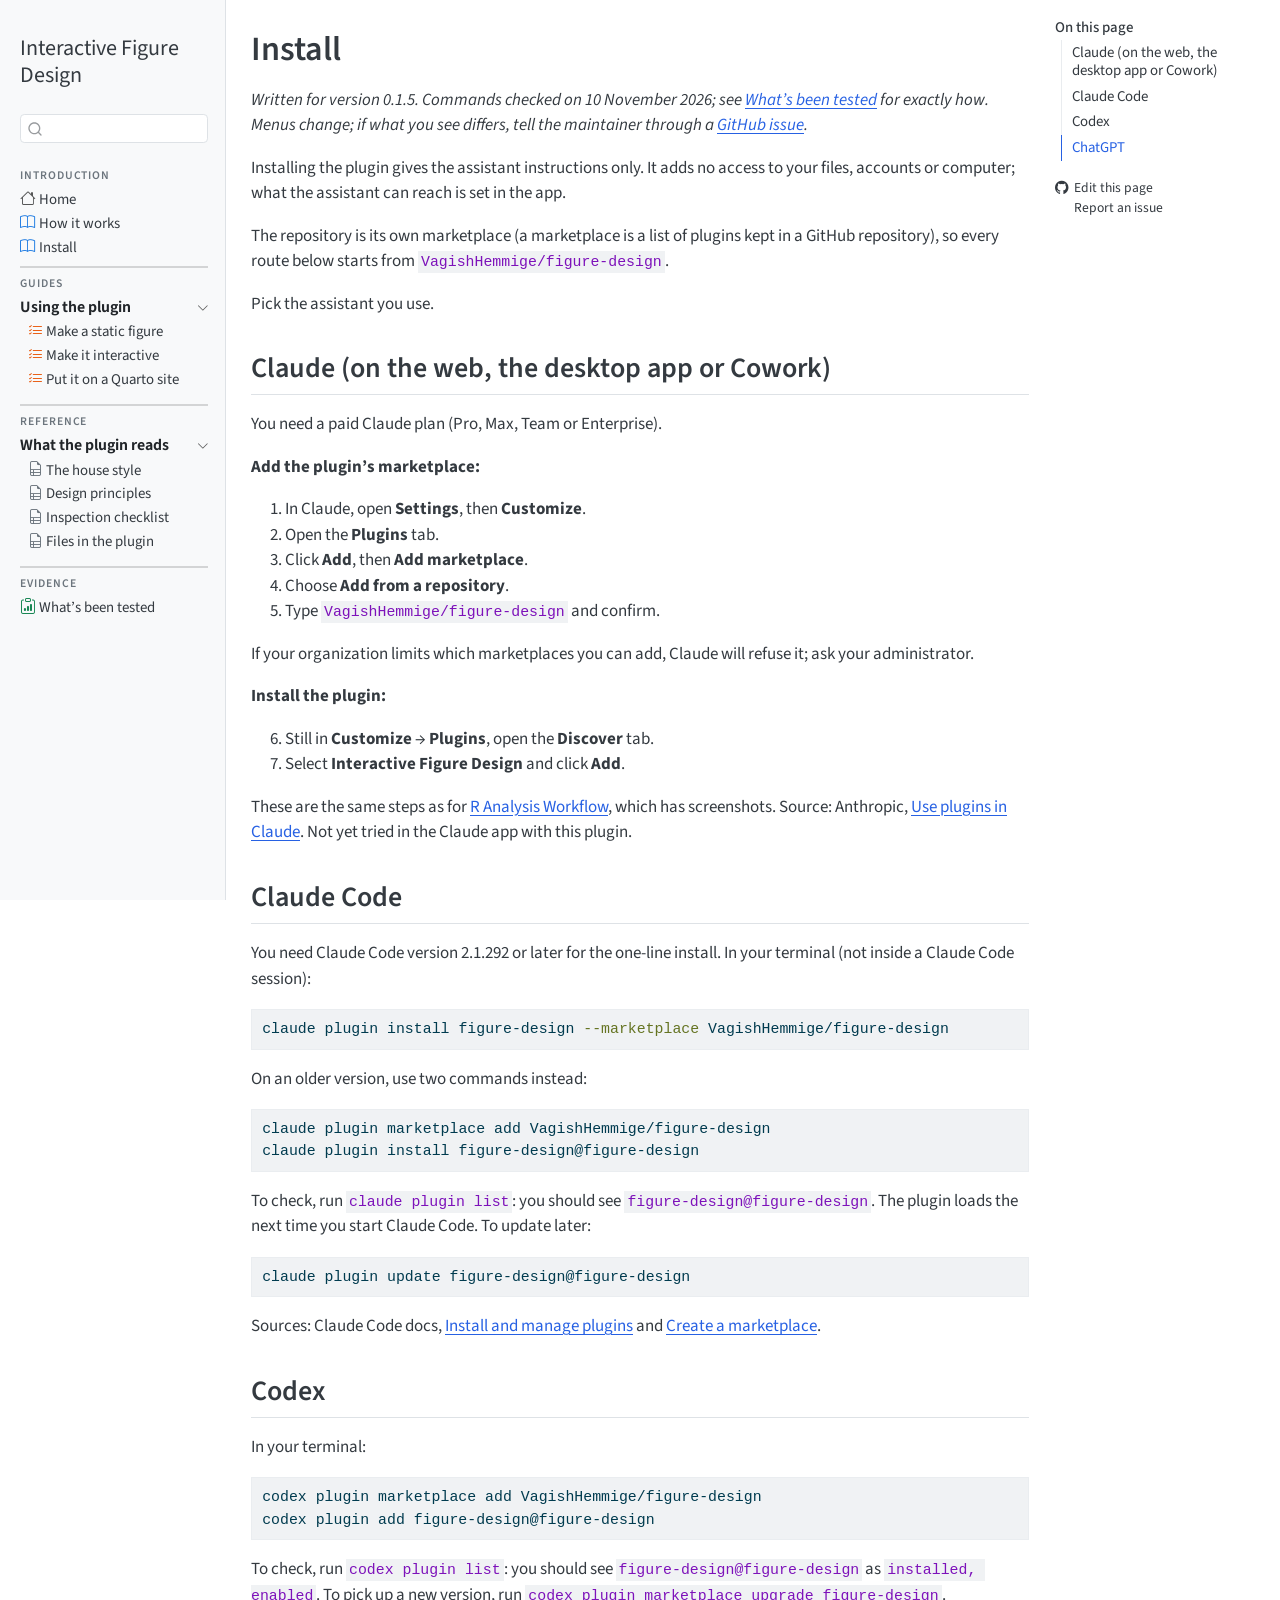
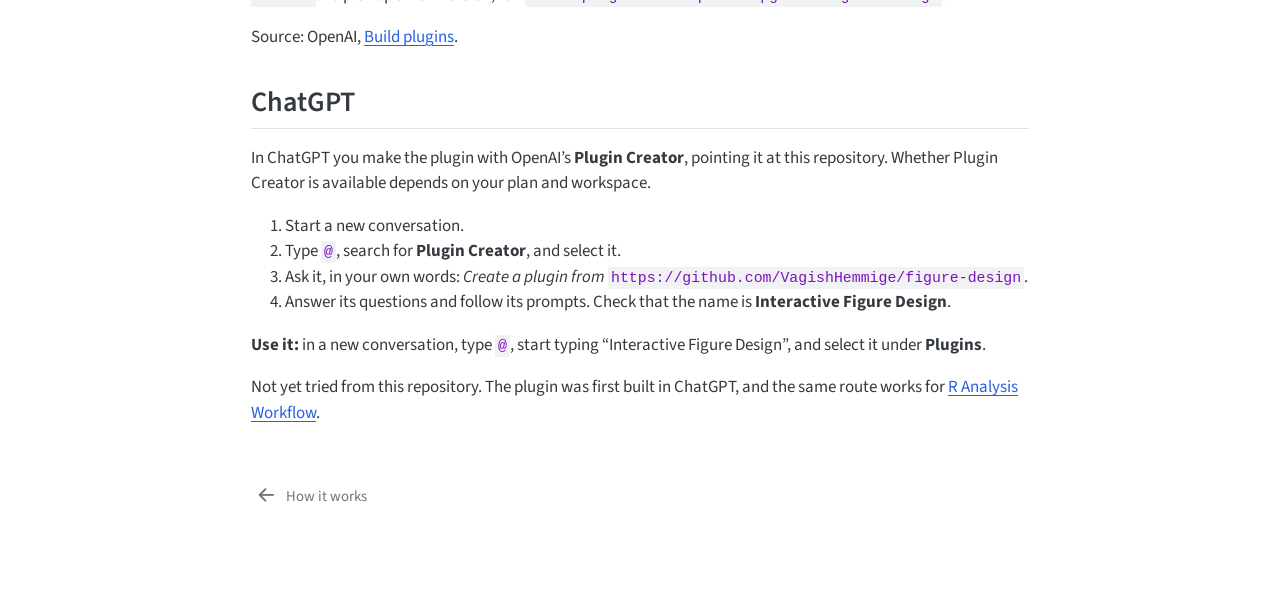
<file: install.html>
<!DOCTYPE html>
<html xmlns="http://www.w3.org/1999/xhtml" lang="en" xml:lang="en"><head>

<meta charset="utf-8">
<meta name="generator" content="quarto-1.12.1">

<meta name="viewport" content="width=device-width, initial-scale=1.0, user-scalable=yes">


<title>Install – Interactive Figure Design</title>
<style>
/* Default styles provided by pandoc.
** See https://pandoc.org/MANUAL.html#variables-for-html for config info.
*/
span.smallcaps{font-variant: small-caps;}
div.columns{display: flex; gap: 1.5em;}
div.column{flex: auto;}
@media screen {
div.columns{gap: min(4vw, 1.5em);}
div.column{overflow-x: auto;}
}
div.hanging-indent{margin-left: 1.5em; text-indent: -1.5em;}
ul.task-list{list-style: none;}
ul.task-list li input[type="checkbox"] {
  width: 0.8em;
  margin: 0 0.8em 0.2em -1em; /* quarto-specific, see https://github.com/quarto-dev/quarto-cli/issues/4556 */ 
  vertical-align: middle;
}
/* CSS for syntax highlighting */
html { -webkit-text-size-adjust: 100%; }
pre > code.sourceCode { white-space: pre; position: relative; }
pre > code.sourceCode > span { display: inline-block; line-height: 1.25; }
pre > code.sourceCode > span:empty { height: 1.2em; }
.sourceCode { overflow: visible; }
code.sourceCode > span { color: inherit; text-decoration: inherit; }
div.sourceCode { margin: 1em 0; }
pre.sourceCode { margin: 0; }
@media screen {
div.sourceCode { overflow: auto; }
}
@media print {
pre > code.sourceCode { white-space: pre-wrap; }
pre > code.sourceCode > span { text-indent: -5em; padding-left: 5em; }
}
pre.numberSource code
  { counter-reset: source-line 0; }
pre.numberSource code > span
  { position: relative; left: -4em; counter-increment: source-line; }
pre.numberSource code > span > a:first-child::before
  { content: counter(source-line);
    position: relative; left: -1em; text-align: right; vertical-align: baseline;
    border: none; display: inline-block;
    -webkit-touch-callout: none; -webkit-user-select: none;
    -khtml-user-select: none; -moz-user-select: none;
    -ms-user-select: none; user-select: none;
    padding: 0 4px; width: 4em;
  }
pre.numberSource { margin-left: 3em;  padding-left: 4px; }
div.sourceCode
  {   }
@media screen {
pre > code.sourceCode > span > a:first-child::before { text-decoration: underline; }
}
</style>


<script src="site_libs/quarto-nav/quarto-nav.js"></script>
<script src="site_libs/quarto-nav/headroom.min.js"></script>
<script src="site_libs/clipboard/clipboard.min.js"></script>
<script src="site_libs/quarto-search/autocomplete.umd.js"></script>
<script src="site_libs/quarto-search/fuse.min.js"></script>
<script src="site_libs/quarto-search/quarto-search.js"></script>
<meta name="quarto:offset" content="./">
<link href="./how-it-works.html" rel="prev">
<script src="site_libs/quarto-html/quarto.js" type="module"></script>
<script src="site_libs/quarto-html/tabsets/tabsets.js" type="module"></script>
<script src="site_libs/quarto-html/scrollable-regions/scrollable-regions.js" type="module"></script>
<script src="site_libs/quarto-html/popper.min.js"></script>
<script src="site_libs/quarto-html/tippy.umd.min.js"></script>
<script src="site_libs/quarto-html/anchor.min.js"></script>
<link href="site_libs/quarto-html/tippy.css" rel="stylesheet">
<link href="site_libs/quarto-html/quarto-syntax-highlighting-6f4d992786adc40a866529610d8cdb02.css" rel="stylesheet" id="quarto-text-highlighting-styles">
<script src="site_libs/bootstrap/bootstrap.min.js"></script>
<link href="site_libs/bootstrap/bootstrap-icons.css" rel="stylesheet">
<link href="site_libs/bootstrap/bootstrap-3d8ff1b8a8ddd1b55bd8ba3b1a228202.min.css" rel="stylesheet" append-hash="true" id="quarto-bootstrap" data-mode="light">
<script id="quarto-search-options" type="application/json">{
  "location": "sidebar",
  "copy-button": false,
  "collapse-after": 3,
  "panel-placement": "start",
  "type": "textbox",
  "limit": 50,
  "keyboard-shortcut": [
    "f",
    "/",
    "s"
  ],
  "show-item-context": false,
  "language": {
    "search-no-results-text": "No results",
    "search-matching-documents-text": "matching documents",
    "search-copy-link-title": "Copy link to search",
    "search-hide-matches-text": "Hide additional matches",
    "search-more-match-text": "more match in this document",
    "search-more-matches-text": "more matches in this document",
    "search-clear-button-title": "Clear",
    "search-text-placeholder": "",
    "search-detached-cancel-button-title": "Cancel",
    "search-submit-button-title": "Submit",
    "search-label": "Search"
  }
}</script>


<link rel="stylesheet" href="styles.css">
</head>

<body class="nav-sidebar docked quarto-light"><a id="quarto-skip-link" class="visually-hidden-focusable" href="#quarto-document-content">Skip to main content</a>

<div id="quarto-search-results"></div>
  <header id="quarto-header" class="headroom fixed-top">
  <nav class="quarto-secondary-nav" aria-label="Toolbar">
    <div class="container-fluid d-flex">
      <button type="button" class="quarto-btn-toggle btn" data-bs-toggle="collapse" role="button" data-bs-target=".quarto-sidebar-collapse-item" aria-controls="quarto-sidebar" aria-expanded="false" aria-label="Toggle sidebar navigation" onclick="if (window.quartoToggleHeadroom) { window.quartoToggleHeadroom(); }">
        <i class="bi bi-layout-text-sidebar-reverse"></i>
      </button>
        <nav class="quarto-page-breadcrumbs" aria-label="Breadcrumbs"><ol class="breadcrumb"><li class="breadcrumb-item"><a href="./install.html">Install</a></li></ol></nav>
        <a class="flex-grow-1" data-bs-toggle="collapse" data-bs-target=".quarto-sidebar-collapse-item" onclick="if (window.quartoToggleHeadroom) { window.quartoToggleHeadroom(); }">      
        </a>
      <button type="button" class="btn quarto-search-button" aria-label="Search" onclick="window.quartoOpenSearch();">
        <i class="bi bi-search"></i>
      </button>
    </div>
  </nav>
</header>
<!-- content -->
<div id="quarto-content" class="quarto-container page-columns page-rows-contents page-layout-full">
<!-- sidebar -->
  <nav id="quarto-sidebar" class="sidebar collapse collapse-horizontal quarto-sidebar-collapse-item sidebar-navigation docked overflow-auto" aria-label="Site">
    <div class="pt-lg-2 mt-2 text-left sidebar-header">
    <div class="sidebar-title mb-0 py-0">
      <a href="./">Interactive Figure Design</a> 
    </div>
      </div>
        <div class="mt-2 flex-shrink-0 align-items-center">
        <div class="sidebar-search">
        <div id="quarto-search" class="" title="Search"></div>
        </div>
        </div>
    <div class="sidebar-menu-container"> 
    <ul class="list-unstyled mt-1">
        <li class="sidebar-item">
 <span class="menu-text">Introduction</span>
  </li>
        <li class="sidebar-item">
  <div class="sidebar-item-container"> 
  <a href="./index.html" class="sidebar-item-text sidebar-link"><i class="bi bi-house" role="img">
</i> 
 <span class="menu-text">Home</span></a>
  </div>
</li>
        <li class="sidebar-item">
  <div class="sidebar-item-container"> 
  <a href="./how-it-works.html" class="sidebar-item-text sidebar-link"><i class="bi bi-book" role="img">
</i> 
 <span class="menu-text">How it works</span></a>
  </div>
</li>
        <li class="sidebar-item">
  <div class="sidebar-item-container"> 
  <a href="./install.html" class="sidebar-item-text sidebar-link active"><i class="bi bi-book" role="img">
</i> 
 <span class="menu-text">Install</span></a>
  </div>
</li>
        <li class="px-0"><hr class="sidebar-divider hi "></li>
        <li class="sidebar-item">
 <span class="menu-text">Guides</span>
  </li>
        <li class="sidebar-item sidebar-item-section">
      <div class="sidebar-item-container"> 
            <button type="button" class="sidebar-item-text sidebar-item-toggle sidebar-link text-start" data-bs-toggle="collapse" data-bs-target="#quarto-sidebar-section-1" aria-controls="quarto-sidebar-section-1" aria-expanded="true">
 <span class="menu-text" id="quarto-sidebar-section-1-label">Using the plugin</span><i class="bi bi-chevron-right" aria-hidden="true"></i></button>
      </div>
      <ul id="quarto-sidebar-section-1" aria-labelledby="quarto-sidebar-section-1-label" class="collapse list-unstyled sidebar-section depth1 show">  
          <li class="sidebar-item">
  <div class="sidebar-item-container"> 
  <a href="./using/static.html" class="sidebar-item-text sidebar-link"><i class="bi bi-list-check" role="img">
</i> 
 <span class="menu-text">Make a static figure</span></a>
  </div>
</li>
          <li class="sidebar-item">
  <div class="sidebar-item-container"> 
  <a href="./using/interactive.html" class="sidebar-item-text sidebar-link"><i class="bi bi-list-check" role="img">
</i> 
 <span class="menu-text">Make it interactive</span></a>
  </div>
</li>
          <li class="sidebar-item">
  <div class="sidebar-item-container"> 
  <a href="./using/quarto.html" class="sidebar-item-text sidebar-link"><i class="bi bi-list-check" role="img">
</i> 
 <span class="menu-text">Put it on a Quarto site</span></a>
  </div>
</li>
      </ul>
  </li>
        <li class="px-0"><hr class="sidebar-divider hi "></li>
        <li class="sidebar-item">
 <span class="menu-text">Reference</span>
  </li>
        <li class="sidebar-item sidebar-item-section">
      <div class="sidebar-item-container"> 
            <button type="button" class="sidebar-item-text sidebar-item-toggle sidebar-link text-start" data-bs-toggle="collapse" data-bs-target="#quarto-sidebar-section-2" aria-controls="quarto-sidebar-section-2" aria-expanded="true">
 <span class="menu-text" id="quarto-sidebar-section-2-label">What the plugin reads</span><i class="bi bi-chevron-right" aria-hidden="true"></i></button>
      </div>
      <ul id="quarto-sidebar-section-2" aria-labelledby="quarto-sidebar-section-2-label" class="collapse list-unstyled sidebar-section depth1 show">  
          <li class="sidebar-item">
  <div class="sidebar-item-container"> 
  <a href="./reference/style.html" class="sidebar-item-text sidebar-link"><i class="bi bi-file-earmark-ruled" role="img">
</i> 
 <span class="menu-text">The house style</span></a>
  </div>
</li>
          <li class="sidebar-item">
  <div class="sidebar-item-container"> 
  <a href="./reference/principles.html" class="sidebar-item-text sidebar-link"><i class="bi bi-file-earmark-ruled" role="img">
</i> 
 <span class="menu-text">Design principles</span></a>
  </div>
</li>
          <li class="sidebar-item">
  <div class="sidebar-item-container"> 
  <a href="./reference/checklist.html" class="sidebar-item-text sidebar-link"><i class="bi bi-file-earmark-ruled" role="img">
</i> 
 <span class="menu-text">Inspection checklist</span></a>
  </div>
</li>
          <li class="sidebar-item">
  <div class="sidebar-item-container"> 
  <a href="./reference/files.html" class="sidebar-item-text sidebar-link"><i class="bi bi-file-earmark-ruled" role="img">
</i> 
 <span class="menu-text">Files in the plugin</span></a>
  </div>
</li>
      </ul>
  </li>
        <li class="px-0"><hr class="sidebar-divider hi "></li>
        <li class="sidebar-item">
 <span class="menu-text">Evidence</span>
  </li>
        <li class="sidebar-item">
  <div class="sidebar-item-container"> 
  <a href="./testing.html" class="sidebar-item-text sidebar-link"><i class="bi bi-clipboard-data" role="img">
</i> 
 <span class="menu-text">What’s been tested</span></a>
  </div>
</li>
    </ul>
    </div>
</nav>
<div id="quarto-sidebar-glass" class="quarto-sidebar-collapse-item" data-bs-toggle="collapse" data-bs-target=".quarto-sidebar-collapse-item"></div>
<!-- margin-sidebar -->
    <div id="quarto-margin-sidebar" class="sidebar margin-sidebar">
        <nav id="TOC" role="doc-toc" aria-labelledby="toc-title" class="toc-active">
    <h2 id="toc-title">On this page</h2>
   
  <ul>
  <li><a href="#claude-on-the-web-the-desktop-app-or-cowork" id="toc-claude-on-the-web-the-desktop-app-or-cowork" class="nav-link active" data-scroll-target="#claude-on-the-web-the-desktop-app-or-cowork">Claude (on the web, the desktop app or Cowork)</a></li>
  <li><a href="#claude-code" id="toc-claude-code" class="nav-link" data-scroll-target="#claude-code">Claude Code</a></li>
  <li><a href="#codex" id="toc-codex" class="nav-link" data-scroll-target="#codex">Codex</a></li>
  <li><a href="#chatgpt" id="toc-chatgpt" class="nav-link" data-scroll-target="#chatgpt">ChatGPT</a></li>
  </ul>
<div class="toc-actions"><ul><li><a href="https://github.com/VagishHemmige/figure-design/edit/main/site/install.qmd" class="toc-action"><i class="bi bi-github"></i>Edit this page</a></li><li><a href="https://github.com/VagishHemmige/figure-design/issues/new" class="toc-action"><i class="bi empty"></i>Report an issue</a></li></ul></div></nav>
    </div>
<!-- main -->
<main class="content column-body" id="quarto-document-content" tabindex="-1">

<header id="title-block-header" class="quarto-title-block default">
<div class="quarto-title">
<h1 class="title">Install</h1>
</div>



<div class="quarto-title-meta column-body">

    
  
    
  </div>
  


</header>


<p><em>Written for version 0.1.5. Commands checked on 10 November 2026; see <a href="./testing.html">What’s been tested</a> for exactly how. Menus change; if what you see differs, tell the maintainer through a <a href="https://github.com/VagishHemmige/figure-design/issues">GitHub issue</a>.</em></p>
<p>Installing the plugin gives the assistant instructions only. It adds no access to your files, accounts or computer; what the assistant can reach is set in the app.</p>
<p>The repository is its own marketplace (a marketplace is a list of plugins kept in a GitHub repository), so every route below starts from <code>VagishHemmige/figure-design</code>.</p>
<p>Pick the assistant you use.</p>
<section id="claude-on-the-web-the-desktop-app-or-cowork" class="level2">
<h2 class="anchored" data-anchor-id="claude-on-the-web-the-desktop-app-or-cowork">Claude (on the web, the desktop app or Cowork)</h2>
<p>You need a paid Claude plan (Pro, Max, Team or Enterprise).</p>
<p><strong>Add the plugin’s marketplace:</strong></p>
<ol type="1">
<li>In Claude, open <strong>Settings</strong>, then <strong>Customize</strong>.</li>
<li>Open the <strong>Plugins</strong> tab.</li>
<li>Click <strong>Add</strong>, then <strong>Add marketplace</strong>.</li>
<li>Choose <strong>Add from a repository</strong>.</li>
<li>Type <code>VagishHemmige/figure-design</code> and confirm.</li>
</ol>
<p>If your organization limits which marketplaces you can add, Claude will refuse it; ask your administrator.</p>
<p><strong>Install the plugin:</strong></p>
<ol start="6" type="1">
<li>Still in <strong>Customize</strong> → <strong>Plugins</strong>, open the <strong>Discover</strong> tab.</li>
<li>Select <strong>Interactive Figure Design</strong> and click <strong>Add</strong>.</li>
</ol>
<p>These are the same steps as for <a href="https://vagishhemmige.github.io/r-analysis-workflow/install.html">R Analysis Workflow</a>, which has screenshots. Source: Anthropic, <a href="https://support.claude.com/en/articles/13837440-use-plugins-in-claude">Use plugins in Claude</a>. Not yet tried in the Claude app with this plugin.</p>
</section>
<section id="claude-code" class="level2">
<h2 class="anchored" data-anchor-id="claude-code">Claude Code</h2>
<p>You need Claude Code version 2.1.292 or later for the one-line install. In your terminal (not inside a Claude Code session):</p>
<div class="code-copy-outer-scaffold"><div class="sourceCode" id="cb1"><pre class="sourceCode bash code-with-copy"><code class="sourceCode bash"><span id="cb1-1"><a href="#cb1-1" aria-hidden="true" tabindex="-1"></a><span class="ex">claude</span> plugin install figure-design <span class="at">--marketplace</span> VagishHemmige/figure-design</span></code></pre></div><button title="Copy to Clipboard" class="code-copy-button"><i class="bi"></i></button></div>
<p>On an older version, use two commands instead:</p>
<div class="code-copy-outer-scaffold"><div class="sourceCode" id="cb2"><pre class="sourceCode bash code-with-copy"><code class="sourceCode bash"><span id="cb2-1"><a href="#cb2-1" aria-hidden="true" tabindex="-1"></a><span class="ex">claude</span> plugin marketplace add VagishHemmige/figure-design</span>
<span id="cb2-2"><a href="#cb2-2" aria-hidden="true" tabindex="-1"></a><span class="ex">claude</span> plugin install figure-design@figure-design</span></code></pre></div><button title="Copy to Clipboard" class="code-copy-button"><i class="bi"></i></button></div>
<p>To check, run <code>claude plugin list</code>: you should see <code>figure-design@figure-design</code>. The plugin loads the next time you start Claude Code. To update later:</p>
<div class="code-copy-outer-scaffold"><div class="sourceCode" id="cb3"><pre class="sourceCode bash code-with-copy"><code class="sourceCode bash"><span id="cb3-1"><a href="#cb3-1" aria-hidden="true" tabindex="-1"></a><span class="ex">claude</span> plugin update figure-design@figure-design</span></code></pre></div><button title="Copy to Clipboard" class="code-copy-button"><i class="bi"></i></button></div>
<p>Sources: Claude Code docs, <a href="https://code.claude.com/docs/en/plugins/install">Install and manage plugins</a> and <a href="https://code.claude.com/docs/en/plugin-marketplaces">Create a marketplace</a>.</p>
</section>
<section id="codex" class="level2">
<h2 class="anchored" data-anchor-id="codex">Codex</h2>
<p>In your terminal:</p>
<div class="code-copy-outer-scaffold"><div class="sourceCode" id="cb4"><pre class="sourceCode bash code-with-copy"><code class="sourceCode bash"><span id="cb4-1"><a href="#cb4-1" aria-hidden="true" tabindex="-1"></a><span class="ex">codex</span> plugin marketplace add VagishHemmige/figure-design</span>
<span id="cb4-2"><a href="#cb4-2" aria-hidden="true" tabindex="-1"></a><span class="ex">codex</span> plugin add figure-design@figure-design</span></code></pre></div><button title="Copy to Clipboard" class="code-copy-button"><i class="bi"></i></button></div>
<p>To check, run <code>codex plugin list</code>: you should see <code>figure-design@figure-design</code> as <code>installed, enabled</code>. To pick up a new version, run <code>codex plugin marketplace upgrade figure-design</code>.</p>
<p>Source: OpenAI, <a href="https://developers.openai.com/codex/plugins/build">Build plugins</a>.</p>
</section>
<section id="chatgpt" class="level2">
<h2 class="anchored" data-anchor-id="chatgpt">ChatGPT</h2>
<p>In ChatGPT you make the plugin with OpenAI’s <strong>Plugin Creator</strong>, pointing it at this repository. Whether Plugin Creator is available depends on your plan and workspace.</p>
<ol type="1">
<li>Start a new conversation.</li>
<li>Type <code>@</code>, search for <strong>Plugin Creator</strong>, and select it.</li>
<li>Ask it, in your own words: <em>Create a plugin from</em> <code>https://github.com/VagishHemmige/figure-design</code>.</li>
<li>Answer its questions and follow its prompts. Check that the name is <strong>Interactive Figure Design</strong>.</li>
</ol>
<p><strong>Use it:</strong> in a new conversation, type <code>@</code>, start typing “Interactive Figure Design”, and select it under <strong>Plugins</strong>.</p>
<p>Not yet tried from this repository. The plugin was first built in ChatGPT, and the same route works for <a href="https://vagishhemmige.github.io/r-analysis-workflow/install.html#chatgpt">R Analysis Workflow</a>.</p>


</section>

</main> <!-- /main -->
<script id="quarto-html-after-body" type="application/javascript">
  window.document.addEventListener("DOMContentLoaded", function (event) {
    const icon = "";
    const anchorJS = new window.AnchorJS();
    anchorJS.options = {
      placement: 'right',
      icon: icon
    };
    anchorJS.add('.anchored');
    const isCodeAnnotation = (el) => {
      for (const clz of el.classList) {
        if (clz.startsWith('code-annotation-')) {                     
          return true;
        }
      }
      return false;
    }
    const onCopySuccess = function(e) {
      // button target
      const button = e.trigger;
      // don't keep focus
      button.blur();
      // flash "checked"
      button.classList.add('code-copy-button-checked');
      var currentTitle = button.getAttribute("title");
      button.setAttribute("title", "Copied!");
      let tooltip;
      if (window.bootstrap) {
        button.setAttribute("data-bs-toggle", "tooltip");
        button.setAttribute("data-bs-placement", "left");
        button.setAttribute("data-bs-title", "Copied!");
        tooltip = new bootstrap.Tooltip(button, 
          { trigger: "manual", 
            customClass: "code-copy-button-tooltip",
            offset: [0, -8]});
        tooltip.show();    
      }
      setTimeout(function() {
        if (tooltip) {
          tooltip.hide();
          button.removeAttribute("data-bs-title");
          button.removeAttribute("data-bs-toggle");
          button.removeAttribute("data-bs-placement");
        }
        button.setAttribute("title", currentTitle);
        button.classList.remove('code-copy-button-checked');
      }, 1000);
      // clear code selection
      e.clearSelection();
    }
    const getTextToCopy = function(trigger) {
      const outerScaffold = trigger.parentElement.cloneNode(true);
      const codeEl = outerScaffold.querySelector('code');
      for (const childEl of codeEl.children) {
        if (isCodeAnnotation(childEl)) {
          childEl.remove();
        }
      }
      return codeEl.innerText;
    }
    const clipboard = new window.ClipboardJS('.code-copy-button:not([data-in-quarto-modal])', {
      text: getTextToCopy
    });
    clipboard.on('success', onCopySuccess);
    if (window.document.getElementById('quarto-embedded-source-code-modal')) {
      const clipboardModal = new window.ClipboardJS('.code-copy-button[data-in-quarto-modal]', {
        text: getTextToCopy,
        container: window.document.getElementById('quarto-embedded-source-code-modal')
      });
      clipboardModal.on('success', onCopySuccess);
    }
      var localhostRegex = new RegExp(/^(?:http|https):\/\/localhost\:?[0-9]*\//);
      var mailtoRegex = new RegExp(/^mailto:/);
        var filterRegex = new RegExp("https:\/\/vagishhemmige\.github\.io\/figure-design");
      const newWindowLabel = "(opens in a new tab)";
      const newWindowNoteId = "quarto-ext-newwindow-label";
      // Links reference one hidden label through aria-describedby, so the
      // announcement never changes their accessible name.
      var describeNewWindow = (link) => {
        if (!window.document.getElementById(newWindowNoteId)) {
          var newWindowNote = window.document.createElement("span");
          newWindowNote.id = newWindowNoteId;
          newWindowNote.hidden = true;
          newWindowNote.textContent = newWindowLabel;
          window.document.body.appendChild(newWindowNote);
        }
        var describedBy = (link.getAttribute("aria-describedby") || "").split(/\s+/).filter(Boolean);
        if (!describedBy.includes(newWindowNoteId)) {
          describedBy.push(newWindowNoteId);
          link.setAttribute("aria-describedby", describedBy.join(" "));
        }
      }
      var opensNewContext = (link) => {
        var target = (link.getAttribute("target") || "").toLowerCase();
        return target !== "" && !["_self", "_parent", "_top"].includes(target);
      }
      var isInternal = (href) => {
          return filterRegex.test(href) || localhostRegex.test(href) || mailtoRegex.test(href);
      }
      // Inspect non-navigation links and adorn them if external
      window.quartoDecorateExternalLinks = function (root) {
     var links = (root || window.document).querySelectorAll('a[href]:not(.nav-link):not(.navbar-brand):not(.toc-action):not(.sidebar-link):not(.sidebar-item-toggle):not(.pagination-link):not(.no-external):not([aria-hidden]):not(.dropdown-item):not(.quarto-navigation-tool):not(.about-link)');
      for (var i=0; i<links.length; i++) {
        const link = links[i];
        if (!isInternal(link.href)) {
          // undo the damage that might have been done by quarto-nav.js in the case of
          // links that we want to consider external
          if (link.dataset.originalHref !== undefined) {
            link.href = link.dataset.originalHref;
          }
          if (!link.classList.contains('no-external-icon')) {
          }
        }
        if (opensNewContext(link)) {
          describeNewWindow(link);
        }
      }
      };
      window.quartoDecorateExternalLinks(window.document);
    // Esc closes the popup (WCAG 1.4.13) and focus leaving both trigger and
    // popup closes it (WCAG 2.4.11); tippy handles neither for interactive popups.
    const hideOnEscAndFocusOut = {
      name: 'hideOnEscAndFocusOut',
      defaultValue: true,
      fn(instance) {
        const dismiss = () => {
          // A show scheduled by the trigger delay would otherwise reopen it
          instance.clearDelayTimeouts();
          instance.hide();
        };
        const onKeyDown = (event) => {
          if (event.key !== 'Escape') {
            return;
          }
          // Keep Esc from also reaching page handlers (e.g. reveal.js overview),
          // except an open reveal.js slide menu, which Esc should close too.
          // The menu handles keys only when its keyboard option is on.
          const menuHandlesEsc = window.Reveal?.getPlugin?.('menu')?.isOpen() &&
            window.Reveal.getConfig().menu?.keyboard !== false;
          if (!menuHandlesEsc) {
            event.stopPropagation();
          }
          if (instance.popper.contains(window.document.activeElement)) {
            // Disabled while refocusing so the focus trigger does not reopen it
            instance.disable();
            instance.reference.focus();
            instance.enable();
          }
          dismiss();
        };
        const onFocusOut = (event) => {
          const target = event.relatedTarget;
          if (target && !instance.reference.contains(target) &&
              !instance.popper.contains(target)) {
            dismiss();
          }
        };
        // On the trigger too: a click trigger (code-annotations: select) has no
        // blur handling. Attached for the instance's lifetime so leaving the
        // trigger also cancels a show still pending on the trigger delay.
        instance.reference.addEventListener('focusout', onFocusOut);
        return {
          onShow() {
            window.document.addEventListener('keydown', onKeyDown, true);
            instance.popper.addEventListener('focusout', onFocusOut);
          },
          onHide() {
            window.document.removeEventListener('keydown', onKeyDown, true);
            instance.popper.removeEventListener('focusout', onFocusOut);
          },
          onDestroy() {
            instance.reference.removeEventListener('focusout', onFocusOut);
          },
        };
      },
    };
    function tippyHover(el, contentFn, onTriggerFn, onUntriggerFn) {
      const config = {
        allowHTML: true,
        maxWidth: 500,
        delay: 100,
        arrow: false,
        appendTo: function(el) {
            return el.parentElement;
        },
        interactive: true,
        interactiveBorder: 10,
        theme: 'quarto',
        placement: 'bottom-start',
        plugins: [hideOnEscAndFocusOut],
      };
      if (contentFn) {
        config.content = contentFn;
      }
      if (onTriggerFn) {
        config.onTrigger = onTriggerFn;
      }
      if (onUntriggerFn) {
        config.onUntrigger = onUntriggerFn;
      }
      window.tippy(el, config); 
    }
    const noterefs = window.document.querySelectorAll('a[role="doc-noteref"]');
    for (var i=0; i<noterefs.length; i++) {
      const ref = noterefs[i];
      tippyHover(ref, function() {
        // use id or data attribute instead here
        let href = ref.getAttribute('data-footnote-href') || ref.getAttribute('href');
        try { href = new URL(href).hash; } catch {}
        const id = href.replace(/^#\/?/, "");
        const note = window.document.getElementById(id);
        if (note) {
          return note.innerHTML;
        } else {
          return "";
        }
      });
    }
    const xrefs = window.document.querySelectorAll('a.quarto-xref');
    const processXRef = (id, note) => {
      // Strip column container classes
      const stripColumnClz = (el) => {
        el.classList.remove("page-full", "page-columns");
        if (el.children) {
          for (const child of el.children) {
            stripColumnClz(child);
          }
        }
      }
      stripColumnClz(note)
      if (id === null || id.startsWith('sec-')) {
        // Special case sections, only their first couple elements
        const container = document.createElement("div");
        if (note.children && note.children.length > 2) {
          container.appendChild(note.children[0].cloneNode(true));
          for (let i = 1; i < note.children.length; i++) {
            const child = note.children[i];
            if (child.tagName === "P" && child.innerText === "") {
              continue;
            } else {
              container.appendChild(child.cloneNode(true));
              break;
            }
          }
          if (window.Quarto?.typesetMath) {
            window.Quarto.typesetMath(container);
          }
          return container.innerHTML
        } else {
          if (window.Quarto?.typesetMath) {
            window.Quarto.typesetMath(note);
          }
          return note.innerHTML;
        }
      } else {
        // Remove any anchor links if they are present
        const anchorLink = note.querySelector('a.anchorjs-link');
        if (anchorLink) {
          anchorLink.remove();
        }
        if (window.Quarto?.typesetMath) {
          window.Quarto.typesetMath(note);
        }
        if (note.classList.contains("callout")) {
          return note.outerHTML;
        } else {
          return note.innerHTML;
        }
      }
    }
    for (var i=0; i<xrefs.length; i++) {
      const xref = xrefs[i];
      tippyHover(xref, undefined, function(instance) {
        instance.disable();
        let url = xref.getAttribute('href');
        let hash = undefined; 
        if (url.startsWith('#')) {
          hash = url;
        } else {
          try { hash = new URL(url).hash; } catch {}
        }
        if (hash) {
          const id = hash.replace(/^#\/?/, "");
          const note = window.document.getElementById(id);
          if (note !== null) {
            try {
              const html = processXRef(id, note.cloneNode(true));
              instance.setContent(html);
            } finally {
              instance.enable();
              instance.show();
            }
          } else {
            // See if we can fetch this
            fetch(url.split('#')[0])
            .then(res => res.text())
            .then(html => {
              const parser = new DOMParser();
              const htmlDoc = parser.parseFromString(html, "text/html");
              const note = htmlDoc.getElementById(id);
              if (note !== null) {
                const html = processXRef(id, note);
                instance.setContent(html);
              } 
            }).finally(() => {
              instance.enable();
              instance.show();
            });
          }
        } else {
          // See if we can fetch a full url (with no hash to target)
          // This is a special case and we should probably do some content thinning / targeting
          fetch(url)
          .then(res => res.text())
          .then(html => {
            const parser = new DOMParser();
            const htmlDoc = parser.parseFromString(html, "text/html");
            const note = htmlDoc.querySelector('main.content');
            if (note !== null) {
              // This should only happen for chapter cross references
              // (since there is no id in the URL)
              // remove the first header
              if (note.children.length > 0 && note.children[0].tagName === "HEADER") {
                note.children[0].remove();
              }
              const html = processXRef(null, note);
              instance.setContent(html);
            } 
          }).finally(() => {
            instance.enable();
            instance.show();
          });
        }
      }, function(instance) {
      });
    }
        let selectedAnnoteEl;
        const selectorForAnnotation = ( cell, annotation) => {
          let cellAttr = 'data-code-cell="' + cell + '"';
          let lineAttr = 'data-code-annotation="' +  annotation + '"';
          const selector = 'span[' + cellAttr + '][' + lineAttr + ']';
          return selector;
        }
        const selectCodeLines = (annoteEl) => {
          const doc = window.document;
          const targetCell = annoteEl.getAttribute("data-target-cell");
          const targetAnnotation = annoteEl.getAttribute("data-target-annotation");
          const annoteSpan = window.document.querySelector(selectorForAnnotation(targetCell, targetAnnotation));
          const lines = annoteSpan.getAttribute("data-code-lines").split(",");
          const lineIds = lines.map((line) => {
            return targetCell + "-" + line;
          })
          // Each band is positioned against its own containing block, which is
          // not the offsetParent of the lines, so place it from client rects.
          const placeBand = (band, firstEl, lastEl, codeBlock) => {
            const container = band.offsetParent;
            if (container === null) {
              return;
            }
            const containerRect = container.getBoundingClientRect();
            // Reveal.js scales slides with a transform, so convert client
            // pixels back to the CSS pixels of the container.
            const scale = containerRect.height / container.offsetHeight || 1;
            const firstRect = firstEl.getBoundingClientRect();
            const lastRect = lastEl.getBoundingClientRect();
            const top = (firstRect.top - containerRect.top) / scale - container.clientTop + container.scrollTop;
            const height = (lastRect.bottom - firstRect.top) / scale;
            band.style.top = top - 2 + "px";
            band.style.height = height + 4 + "px";
            if (codeBlock) {
              // Without the copy button wrapper, the containing block is wider
              // than the code block, so span the code block explicitly.
              const blockRect = codeBlock.getBoundingClientRect();
              band.style.left = (blockRect.left - containerRect.left) / scale - container.clientLeft + container.scrollLeft + "px";
              band.style.width = blockRect.width / scale + "px";
            }
          };
          if (lineIds.length > 0) {
            const el = window.document.getElementById(lineIds[0]);
            const lastEl = window.document.getElementById(lineIds[lineIds.length - 1]);
            const parent = el.parentElement.parentElement;
            // cook up a div (if necessary) and position it
            let div = window.document.getElementById("code-annotation-line-highlight");
            if (div === null) {
              div = window.document.createElement("div");
              div.setAttribute("id", "code-annotation-line-highlight");
              div.style.position = 'absolute';
              parent.appendChild(div);
            }
            placeBand(div, el, lastEl, parent.closest("div.sourceCode") || parent);
            let gutterDiv = window.document.getElementById("code-annotation-line-highlight-gutter");
            if (gutterDiv === null) {
              gutterDiv = window.document.createElement("div");
              gutterDiv.setAttribute("id", "code-annotation-line-highlight-gutter");
              gutterDiv.style.position = 'absolute';
              const codeCell = window.document.getElementById(targetCell);
              const gutter = codeCell.querySelector('.code-annotation-gutter');
              gutter.appendChild(gutterDiv);
            }
            placeBand(gutterDiv, el, lastEl);
            selectedAnnoteEl = annoteEl;
          }
        };
        const unselectCodeLines = () => {
          const elementsIds = ["code-annotation-line-highlight", "code-annotation-line-highlight-gutter"];
          elementsIds.forEach((elId) => {
            const div = window.document.getElementById(elId);
            if (div) {
              div.remove();
            }
          });
          selectedAnnoteEl = undefined;
        };
          // Handle positioning of the toggle
      window.addEventListener(
        "resize",
        throttle(() => {
          elRect = undefined;
          if (selectedAnnoteEl) {
            selectCodeLines(selectedAnnoteEl);
          }
        }, 10)
      );
      function throttle(fn, ms) {
      let throttle = false;
      let timer;
        return (...args) => {
          if(!throttle) { // first call gets through
              fn.apply(this, args);
              throttle = true;
          } else { // all the others get throttled
              if(timer) clearTimeout(timer); // cancel #2
              timer = setTimeout(() => {
                fn.apply(this, args);
                timer = throttle = false;
              }, ms);
          }
        };
      }
        // Attach click handler to the DT
        const annoteDls = window.document.querySelectorAll('dt[data-target-cell]');
        for (const annoteDlNode of annoteDls) {
          annoteDlNode.addEventListener('click', (event) => {
            const clickedEl = event.target;
            if (clickedEl !== selectedAnnoteEl) {
              unselectCodeLines();
              const activeEl = window.document.querySelector('dt[data-target-cell].code-annotation-active');
              if (activeEl) {
                activeEl.classList.remove('code-annotation-active');
              }
              selectCodeLines(clickedEl);
              clickedEl.classList.add('code-annotation-active');
            } else {
              // Unselect the line
              unselectCodeLines();
              clickedEl.classList.remove('code-annotation-active');
            }
          });
        }
    const findCites = (el) => {
      const parentEl = el.parentElement;
      if (parentEl) {
        const cites = parentEl.dataset.cites;
        if (cites) {
          return {
            el,
            cites: cites.split(' ')
          };
        } else {
          return findCites(el.parentElement)
        }
      } else {
        return undefined;
      }
    };
    var bibliorefs = window.document.querySelectorAll('a[role="doc-biblioref"]');
    for (var i=0; i<bibliorefs.length; i++) {
      const ref = bibliorefs[i];
      const citeInfo = findCites(ref);
      if (citeInfo) {
        tippyHover(citeInfo.el, function() {
          var popup = window.document.createElement('div');
          citeInfo.cites.forEach(function(cite) {
            var citeDiv = window.document.createElement('div');
            citeDiv.classList.add('hanging-indent');
            citeDiv.classList.add('csl-entry');
            var biblioDiv = window.document.getElementById('ref-' + cite);
            if (biblioDiv) {
              citeDiv.innerHTML = biblioDiv.innerHTML;
            }
            popup.appendChild(citeDiv);
          });
          return popup.innerHTML;
        });
      }
    }
  });
  </script>
  <script type="application/javascript">
  window.quartoScrollableRegionsLabels = {"code":"Scrollable code","output":"Scrollable output"};
  </script>
<nav class="page-navigation column-body" aria-label="Page">
  <div class="nav-page nav-page-previous">
      <a href="./how-it-works.html" class="pagination-link" aria-label="How it works">
        <i class="bi bi-arrow-left-short"></i> <span class="nav-page-text">How it works</span>
      </a>          
  </div>
  <div class="nav-page nav-page-next">
  </div>
</nav>
</div> <!-- /content -->




<footer class="footer"><div class="nav-footer"><div class="nav-footer-center"><div class="toc-actions d-sm-block d-md-none"><ul><li><a href="https://github.com/VagishHemmige/figure-design/edit/main/site/install.qmd" class="toc-action"><i class="bi bi-github"></i>Edit this page</a></li><li><a href="https://github.com/VagishHemmige/figure-design/issues/new" class="toc-action"><i class="bi empty"></i>Report an issue</a></li></ul></div></div></div></footer></body></html>
</file>
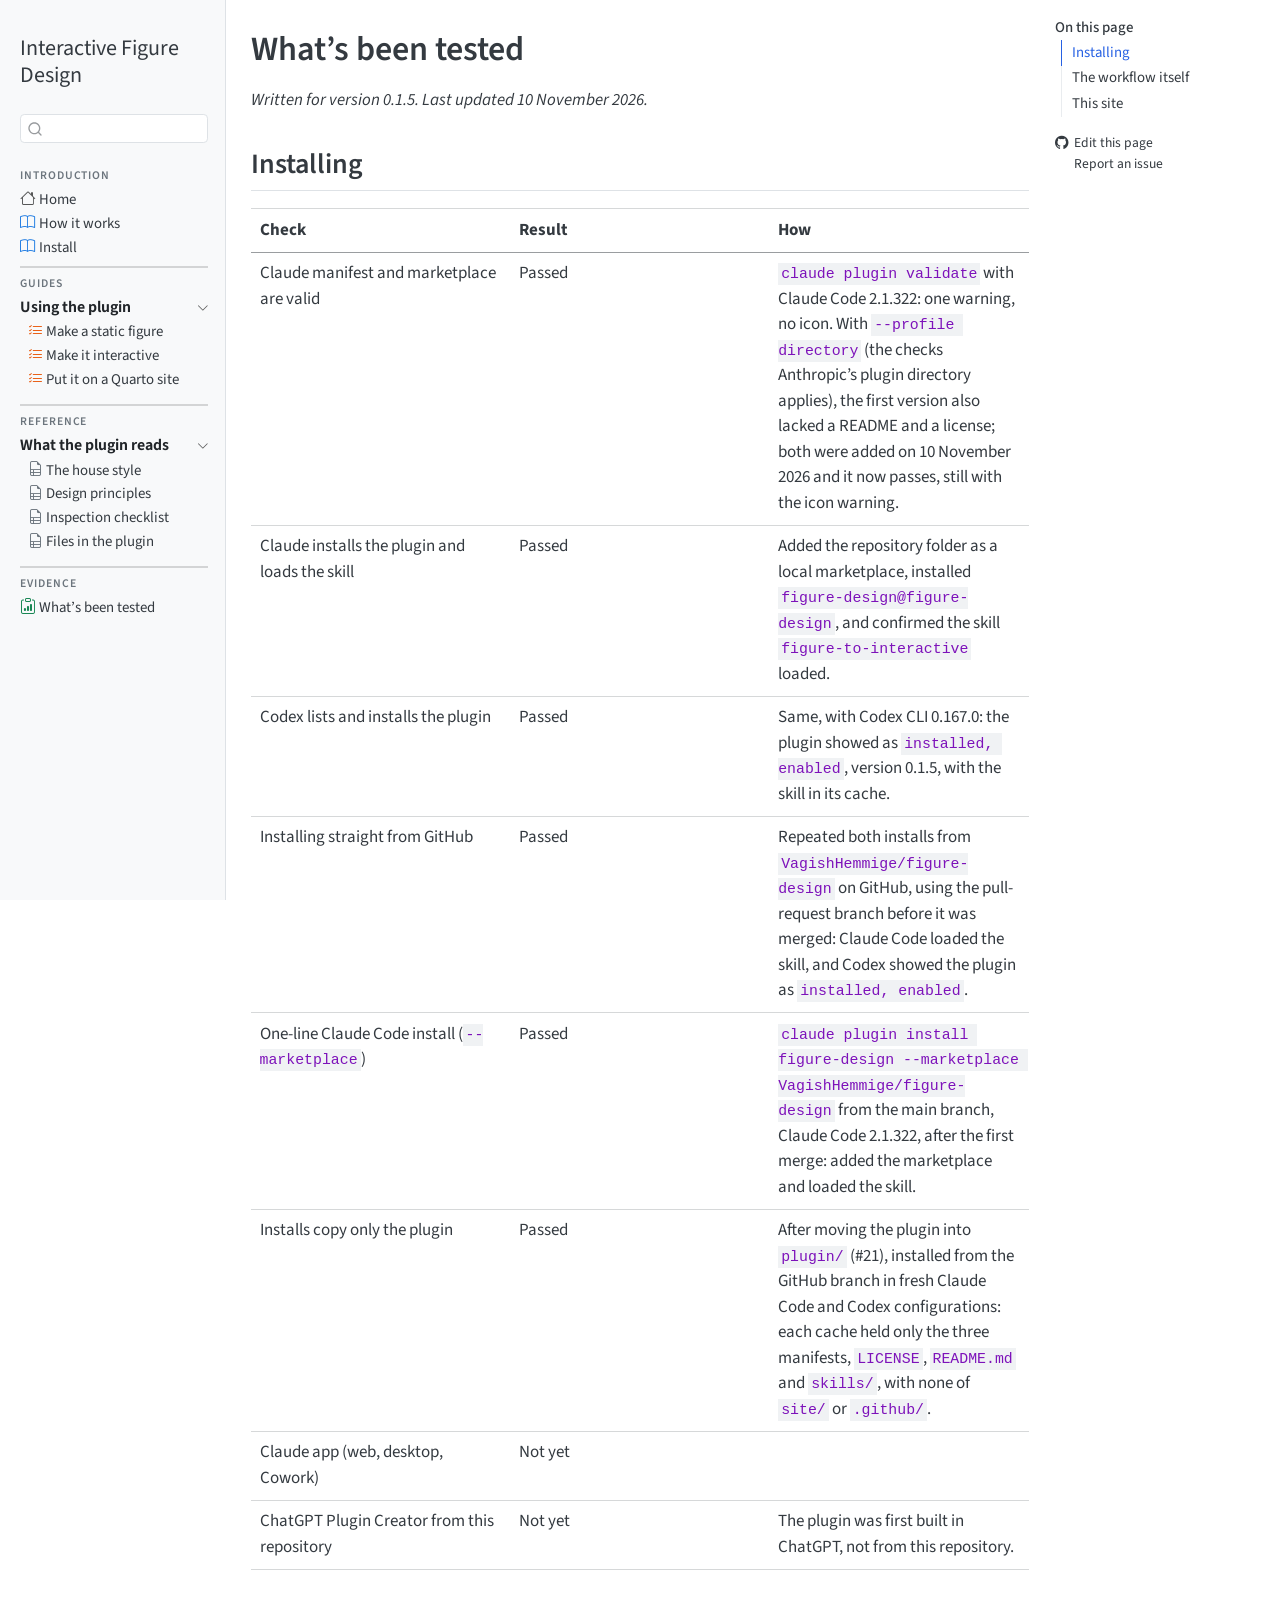
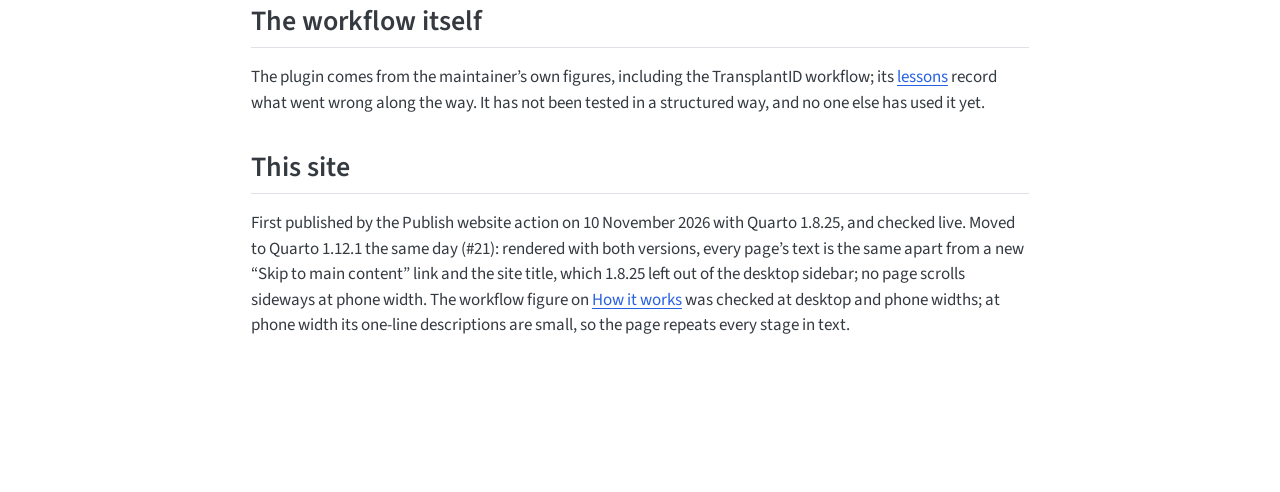
<file: testing.html>
<!DOCTYPE html>
<html xmlns="http://www.w3.org/1999/xhtml" lang="en" xml:lang="en"><head>

<meta charset="utf-8">
<meta name="generator" content="quarto-1.12.1">

<meta name="viewport" content="width=device-width, initial-scale=1.0, user-scalable=yes">


<title>What’s been tested – Interactive Figure Design</title>
<style>
/* Default styles provided by pandoc.
** See https://pandoc.org/MANUAL.html#variables-for-html for config info.
*/
span.smallcaps{font-variant: small-caps;}
div.columns{display: flex; gap: 1.5em;}
div.column{flex: auto;}
@media screen {
div.columns{gap: min(4vw, 1.5em);}
div.column{overflow-x: auto;}
}
div.hanging-indent{margin-left: 1.5em; text-indent: -1.5em;}
ul.task-list{list-style: none;}
ul.task-list li input[type="checkbox"] {
  width: 0.8em;
  margin: 0 0.8em 0.2em -1em; /* quarto-specific, see https://github.com/quarto-dev/quarto-cli/issues/4556 */ 
  vertical-align: middle;
}
</style>


<script src="site_libs/quarto-nav/quarto-nav.js"></script>
<script src="site_libs/quarto-nav/headroom.min.js"></script>
<script src="site_libs/clipboard/clipboard.min.js"></script>
<script src="site_libs/quarto-search/autocomplete.umd.js"></script>
<script src="site_libs/quarto-search/fuse.min.js"></script>
<script src="site_libs/quarto-search/quarto-search.js"></script>
<meta name="quarto:offset" content="./">
<script src="site_libs/quarto-html/quarto.js" type="module"></script>
<script src="site_libs/quarto-html/tabsets/tabsets.js" type="module"></script>
<script src="site_libs/quarto-html/scrollable-regions/scrollable-regions.js" type="module"></script>
<script src="site_libs/quarto-html/popper.min.js"></script>
<script src="site_libs/quarto-html/tippy.umd.min.js"></script>
<script src="site_libs/quarto-html/anchor.min.js"></script>
<link href="site_libs/quarto-html/tippy.css" rel="stylesheet">
<link href="site_libs/quarto-html/quarto-syntax-highlighting-6f4d992786adc40a866529610d8cdb02.css" rel="stylesheet" id="quarto-text-highlighting-styles">
<script src="site_libs/bootstrap/bootstrap.min.js"></script>
<link href="site_libs/bootstrap/bootstrap-icons.css" rel="stylesheet">
<link href="site_libs/bootstrap/bootstrap-3d8ff1b8a8ddd1b55bd8ba3b1a228202.min.css" rel="stylesheet" append-hash="true" id="quarto-bootstrap" data-mode="light">
<script id="quarto-search-options" type="application/json">{
  "location": "sidebar",
  "copy-button": false,
  "collapse-after": 3,
  "panel-placement": "start",
  "type": "textbox",
  "limit": 50,
  "keyboard-shortcut": [
    "f",
    "/",
    "s"
  ],
  "show-item-context": false,
  "language": {
    "search-no-results-text": "No results",
    "search-matching-documents-text": "matching documents",
    "search-copy-link-title": "Copy link to search",
    "search-hide-matches-text": "Hide additional matches",
    "search-more-match-text": "more match in this document",
    "search-more-matches-text": "more matches in this document",
    "search-clear-button-title": "Clear",
    "search-text-placeholder": "",
    "search-detached-cancel-button-title": "Cancel",
    "search-submit-button-title": "Submit",
    "search-label": "Search"
  }
}</script>


<link rel="stylesheet" href="styles.css">
</head>

<body class="nav-sidebar docked quarto-light"><a id="quarto-skip-link" class="visually-hidden-focusable" href="#quarto-document-content">Skip to main content</a>

<div id="quarto-search-results"></div>
  <header id="quarto-header" class="headroom fixed-top">
  <nav class="quarto-secondary-nav" aria-label="Toolbar">
    <div class="container-fluid d-flex">
      <button type="button" class="quarto-btn-toggle btn" data-bs-toggle="collapse" role="button" data-bs-target=".quarto-sidebar-collapse-item" aria-controls="quarto-sidebar" aria-expanded="false" aria-label="Toggle sidebar navigation" onclick="if (window.quartoToggleHeadroom) { window.quartoToggleHeadroom(); }">
        <i class="bi bi-layout-text-sidebar-reverse"></i>
      </button>
        <nav class="quarto-page-breadcrumbs" aria-label="Breadcrumbs"><ol class="breadcrumb"><li class="breadcrumb-item"><a href="./testing.html">What’s been tested</a></li></ol></nav>
        <a class="flex-grow-1" data-bs-toggle="collapse" data-bs-target=".quarto-sidebar-collapse-item" onclick="if (window.quartoToggleHeadroom) { window.quartoToggleHeadroom(); }">      
        </a>
      <button type="button" class="btn quarto-search-button" aria-label="Search" onclick="window.quartoOpenSearch();">
        <i class="bi bi-search"></i>
      </button>
    </div>
  </nav>
</header>
<!-- content -->
<div id="quarto-content" class="quarto-container page-columns page-rows-contents page-layout-full">
<!-- sidebar -->
  <nav id="quarto-sidebar" class="sidebar collapse collapse-horizontal quarto-sidebar-collapse-item sidebar-navigation docked overflow-auto" aria-label="Site">
    <div class="pt-lg-2 mt-2 text-left sidebar-header">
    <div class="sidebar-title mb-0 py-0">
      <a href="./">Interactive Figure Design</a> 
    </div>
      </div>
        <div class="mt-2 flex-shrink-0 align-items-center">
        <div class="sidebar-search">
        <div id="quarto-search" class="" title="Search"></div>
        </div>
        </div>
    <div class="sidebar-menu-container"> 
    <ul class="list-unstyled mt-1">
        <li class="sidebar-item">
 <span class="menu-text">Introduction</span>
  </li>
        <li class="sidebar-item">
  <div class="sidebar-item-container"> 
  <a href="./index.html" class="sidebar-item-text sidebar-link"><i class="bi bi-house" role="img">
</i> 
 <span class="menu-text">Home</span></a>
  </div>
</li>
        <li class="sidebar-item">
  <div class="sidebar-item-container"> 
  <a href="./how-it-works.html" class="sidebar-item-text sidebar-link"><i class="bi bi-book" role="img">
</i> 
 <span class="menu-text">How it works</span></a>
  </div>
</li>
        <li class="sidebar-item">
  <div class="sidebar-item-container"> 
  <a href="./install.html" class="sidebar-item-text sidebar-link"><i class="bi bi-book" role="img">
</i> 
 <span class="menu-text">Install</span></a>
  </div>
</li>
        <li class="px-0"><hr class="sidebar-divider hi "></li>
        <li class="sidebar-item">
 <span class="menu-text">Guides</span>
  </li>
        <li class="sidebar-item sidebar-item-section">
      <div class="sidebar-item-container"> 
            <button type="button" class="sidebar-item-text sidebar-item-toggle sidebar-link text-start" data-bs-toggle="collapse" data-bs-target="#quarto-sidebar-section-1" aria-controls="quarto-sidebar-section-1" aria-expanded="true">
 <span class="menu-text" id="quarto-sidebar-section-1-label">Using the plugin</span><i class="bi bi-chevron-right" aria-hidden="true"></i></button>
      </div>
      <ul id="quarto-sidebar-section-1" aria-labelledby="quarto-sidebar-section-1-label" class="collapse list-unstyled sidebar-section depth1 show">  
          <li class="sidebar-item">
  <div class="sidebar-item-container"> 
  <a href="./using/static.html" class="sidebar-item-text sidebar-link"><i class="bi bi-list-check" role="img">
</i> 
 <span class="menu-text">Make a static figure</span></a>
  </div>
</li>
          <li class="sidebar-item">
  <div class="sidebar-item-container"> 
  <a href="./using/interactive.html" class="sidebar-item-text sidebar-link"><i class="bi bi-list-check" role="img">
</i> 
 <span class="menu-text">Make it interactive</span></a>
  </div>
</li>
          <li class="sidebar-item">
  <div class="sidebar-item-container"> 
  <a href="./using/quarto.html" class="sidebar-item-text sidebar-link"><i class="bi bi-list-check" role="img">
</i> 
 <span class="menu-text">Put it on a Quarto site</span></a>
  </div>
</li>
      </ul>
  </li>
        <li class="px-0"><hr class="sidebar-divider hi "></li>
        <li class="sidebar-item">
 <span class="menu-text">Reference</span>
  </li>
        <li class="sidebar-item sidebar-item-section">
      <div class="sidebar-item-container"> 
            <button type="button" class="sidebar-item-text sidebar-item-toggle sidebar-link text-start" data-bs-toggle="collapse" data-bs-target="#quarto-sidebar-section-2" aria-controls="quarto-sidebar-section-2" aria-expanded="true">
 <span class="menu-text" id="quarto-sidebar-section-2-label">What the plugin reads</span><i class="bi bi-chevron-right" aria-hidden="true"></i></button>
      </div>
      <ul id="quarto-sidebar-section-2" aria-labelledby="quarto-sidebar-section-2-label" class="collapse list-unstyled sidebar-section depth1 show">  
          <li class="sidebar-item">
  <div class="sidebar-item-container"> 
  <a href="./reference/style.html" class="sidebar-item-text sidebar-link"><i class="bi bi-file-earmark-ruled" role="img">
</i> 
 <span class="menu-text">The house style</span></a>
  </div>
</li>
          <li class="sidebar-item">
  <div class="sidebar-item-container"> 
  <a href="./reference/principles.html" class="sidebar-item-text sidebar-link"><i class="bi bi-file-earmark-ruled" role="img">
</i> 
 <span class="menu-text">Design principles</span></a>
  </div>
</li>
          <li class="sidebar-item">
  <div class="sidebar-item-container"> 
  <a href="./reference/checklist.html" class="sidebar-item-text sidebar-link"><i class="bi bi-file-earmark-ruled" role="img">
</i> 
 <span class="menu-text">Inspection checklist</span></a>
  </div>
</li>
          <li class="sidebar-item">
  <div class="sidebar-item-container"> 
  <a href="./reference/files.html" class="sidebar-item-text sidebar-link"><i class="bi bi-file-earmark-ruled" role="img">
</i> 
 <span class="menu-text">Files in the plugin</span></a>
  </div>
</li>
      </ul>
  </li>
        <li class="px-0"><hr class="sidebar-divider hi "></li>
        <li class="sidebar-item">
 <span class="menu-text">Evidence</span>
  </li>
        <li class="sidebar-item">
  <div class="sidebar-item-container"> 
  <a href="./testing.html" class="sidebar-item-text sidebar-link active"><i class="bi bi-clipboard-data" role="img">
</i> 
 <span class="menu-text">What’s been tested</span></a>
  </div>
</li>
    </ul>
    </div>
</nav>
<div id="quarto-sidebar-glass" class="quarto-sidebar-collapse-item" data-bs-toggle="collapse" data-bs-target=".quarto-sidebar-collapse-item"></div>
<!-- margin-sidebar -->
    <div id="quarto-margin-sidebar" class="sidebar margin-sidebar">
        <nav id="TOC" role="doc-toc" aria-labelledby="toc-title" class="toc-active">
    <h2 id="toc-title">On this page</h2>
   
  <ul>
  <li><a href="#installing" id="toc-installing" class="nav-link active" data-scroll-target="#installing">Installing</a></li>
  <li><a href="#the-workflow-itself" id="toc-the-workflow-itself" class="nav-link" data-scroll-target="#the-workflow-itself">The workflow itself</a></li>
  <li><a href="#this-site" id="toc-this-site" class="nav-link" data-scroll-target="#this-site">This site</a></li>
  </ul>
<div class="toc-actions"><ul><li><a href="https://github.com/VagishHemmige/figure-design/edit/main/site/testing.qmd" class="toc-action"><i class="bi bi-github"></i>Edit this page</a></li><li><a href="https://github.com/VagishHemmige/figure-design/issues/new" class="toc-action"><i class="bi empty"></i>Report an issue</a></li></ul></div></nav>
    </div>
<!-- main -->
<main class="content column-body" id="quarto-document-content" tabindex="-1">

<header id="title-block-header" class="quarto-title-block default">
<div class="quarto-title">
<h1 class="title">What’s been tested</h1>
</div>



<div class="quarto-title-meta column-body">

    
  
    
  </div>
  


</header>


<p><em>Written for version 0.1.5. Last updated 10 November 2026.</em></p>
<section id="installing" class="level2">
<h2 class="anchored" data-anchor-id="installing">Installing</h2>
<table class="caption-top table">
<colgroup>
<col style="width: 33%">
<col style="width: 33%">
<col style="width: 33%">
</colgroup>
<thead>
<tr class="header">
<th>Check</th>
<th>Result</th>
<th>How</th>
</tr>
</thead>
<tbody>
<tr class="odd">
<td>Claude manifest and marketplace are valid</td>
<td>Passed</td>
<td><code>claude plugin validate</code> with Claude Code 2.1.322: one warning, no icon. With <code>--profile directory</code> (the checks Anthropic’s plugin directory applies), the first version also lacked a README and a license; both were added on 10 November 2026 and it now passes, still with the icon warning.</td>
</tr>
<tr class="even">
<td>Claude installs the plugin and loads the skill</td>
<td>Passed</td>
<td>Added the repository folder as a local marketplace, installed <code>figure-design@figure-design</code>, and confirmed the skill <code>figure-to-interactive</code> loaded.</td>
</tr>
<tr class="odd">
<td>Codex lists and installs the plugin</td>
<td>Passed</td>
<td>Same, with Codex CLI 0.167.0: the plugin showed as <code>installed, enabled</code>, version 0.1.5, with the skill in its cache.</td>
</tr>
<tr class="even">
<td>Installing straight from GitHub</td>
<td>Passed</td>
<td>Repeated both installs from <code>VagishHemmige/figure-design</code> on GitHub, using the pull-request branch before it was merged: Claude Code loaded the skill, and Codex showed the plugin as <code>installed, enabled</code>.</td>
</tr>
<tr class="odd">
<td>One-line Claude Code install (<code>--marketplace</code>)</td>
<td>Passed</td>
<td><code>claude plugin install figure-design --marketplace VagishHemmige/figure-design</code> from the main branch, Claude Code 2.1.322, after the first merge: added the marketplace and loaded the skill.</td>
</tr>
<tr class="even">
<td>Installs copy only the plugin</td>
<td>Passed</td>
<td>After moving the plugin into <code>plugin/</code> (#21), installed from the GitHub branch in fresh Claude Code and Codex configurations: each cache held only the three manifests, <code>LICENSE</code>, <code>README.md</code> and <code>skills/</code>, with none of <code>site/</code> or <code>.github/</code>.</td>
</tr>
<tr class="odd">
<td>Claude app (web, desktop, Cowork)</td>
<td>Not yet</td>
<td></td>
</tr>
<tr class="even">
<td>ChatGPT Plugin Creator from this repository</td>
<td>Not yet</td>
<td>The plugin was first built in ChatGPT, not from this repository.</td>
</tr>
</tbody>
</table>
</section>
<section id="the-workflow-itself" class="level2">
<h2 class="anchored" data-anchor-id="the-workflow-itself">The workflow itself</h2>
<p>The plugin comes from the maintainer’s own figures, including the TransplantID workflow; its <a href="./reference/style.html#lessons-from-earlier-figures">lessons</a> record what went wrong along the way. It has not been tested in a structured way, and no one else has used it yet.</p>
</section>
<section id="this-site" class="level2">
<h2 class="anchored" data-anchor-id="this-site">This site</h2>
<p>First published by the Publish website action on 10 November 2026 with Quarto 1.8.25, and checked live. Moved to Quarto 1.12.1 the same day (#21): rendered with both versions, every page’s text is the same apart from a new “Skip to main content” link and the site title, which 1.8.25 left out of the desktop sidebar; no page scrolls sideways at phone width. The workflow figure on <a href="./how-it-works.html">How it works</a> was checked at desktop and phone widths; at phone width its one-line descriptions are small, so the page repeats every stage in text.</p>


</section>

</main> <!-- /main -->
<script id="quarto-html-after-body" type="application/javascript">
  window.document.addEventListener("DOMContentLoaded", function (event) {
    const icon = "";
    const anchorJS = new window.AnchorJS();
    anchorJS.options = {
      placement: 'right',
      icon: icon
    };
    anchorJS.add('.anchored');
    const isCodeAnnotation = (el) => {
      for (const clz of el.classList) {
        if (clz.startsWith('code-annotation-')) {                     
          return true;
        }
      }
      return false;
    }
    const onCopySuccess = function(e) {
      // button target
      const button = e.trigger;
      // don't keep focus
      button.blur();
      // flash "checked"
      button.classList.add('code-copy-button-checked');
      var currentTitle = button.getAttribute("title");
      button.setAttribute("title", "Copied!");
      let tooltip;
      if (window.bootstrap) {
        button.setAttribute("data-bs-toggle", "tooltip");
        button.setAttribute("data-bs-placement", "left");
        button.setAttribute("data-bs-title", "Copied!");
        tooltip = new bootstrap.Tooltip(button, 
          { trigger: "manual", 
            customClass: "code-copy-button-tooltip",
            offset: [0, -8]});
        tooltip.show();    
      }
      setTimeout(function() {
        if (tooltip) {
          tooltip.hide();
          button.removeAttribute("data-bs-title");
          button.removeAttribute("data-bs-toggle");
          button.removeAttribute("data-bs-placement");
        }
        button.setAttribute("title", currentTitle);
        button.classList.remove('code-copy-button-checked');
      }, 1000);
      // clear code selection
      e.clearSelection();
    }
    const getTextToCopy = function(trigger) {
      const outerScaffold = trigger.parentElement.cloneNode(true);
      const codeEl = outerScaffold.querySelector('code');
      for (const childEl of codeEl.children) {
        if (isCodeAnnotation(childEl)) {
          childEl.remove();
        }
      }
      return codeEl.innerText;
    }
    const clipboard = new window.ClipboardJS('.code-copy-button:not([data-in-quarto-modal])', {
      text: getTextToCopy
    });
    clipboard.on('success', onCopySuccess);
    if (window.document.getElementById('quarto-embedded-source-code-modal')) {
      const clipboardModal = new window.ClipboardJS('.code-copy-button[data-in-quarto-modal]', {
        text: getTextToCopy,
        container: window.document.getElementById('quarto-embedded-source-code-modal')
      });
      clipboardModal.on('success', onCopySuccess);
    }
      var localhostRegex = new RegExp(/^(?:http|https):\/\/localhost\:?[0-9]*\//);
      var mailtoRegex = new RegExp(/^mailto:/);
        var filterRegex = new RegExp("https:\/\/vagishhemmige\.github\.io\/figure-design");
      const newWindowLabel = "(opens in a new tab)";
      const newWindowNoteId = "quarto-ext-newwindow-label";
      // Links reference one hidden label through aria-describedby, so the
      // announcement never changes their accessible name.
      var describeNewWindow = (link) => {
        if (!window.document.getElementById(newWindowNoteId)) {
          var newWindowNote = window.document.createElement("span");
          newWindowNote.id = newWindowNoteId;
          newWindowNote.hidden = true;
          newWindowNote.textContent = newWindowLabel;
          window.document.body.appendChild(newWindowNote);
        }
        var describedBy = (link.getAttribute("aria-describedby") || "").split(/\s+/).filter(Boolean);
        if (!describedBy.includes(newWindowNoteId)) {
          describedBy.push(newWindowNoteId);
          link.setAttribute("aria-describedby", describedBy.join(" "));
        }
      }
      var opensNewContext = (link) => {
        var target = (link.getAttribute("target") || "").toLowerCase();
        return target !== "" && !["_self", "_parent", "_top"].includes(target);
      }
      var isInternal = (href) => {
          return filterRegex.test(href) || localhostRegex.test(href) || mailtoRegex.test(href);
      }
      // Inspect non-navigation links and adorn them if external
      window.quartoDecorateExternalLinks = function (root) {
     var links = (root || window.document).querySelectorAll('a[href]:not(.nav-link):not(.navbar-brand):not(.toc-action):not(.sidebar-link):not(.sidebar-item-toggle):not(.pagination-link):not(.no-external):not([aria-hidden]):not(.dropdown-item):not(.quarto-navigation-tool):not(.about-link)');
      for (var i=0; i<links.length; i++) {
        const link = links[i];
        if (!isInternal(link.href)) {
          // undo the damage that might have been done by quarto-nav.js in the case of
          // links that we want to consider external
          if (link.dataset.originalHref !== undefined) {
            link.href = link.dataset.originalHref;
          }
          if (!link.classList.contains('no-external-icon')) {
          }
        }
        if (opensNewContext(link)) {
          describeNewWindow(link);
        }
      }
      };
      window.quartoDecorateExternalLinks(window.document);
    // Esc closes the popup (WCAG 1.4.13) and focus leaving both trigger and
    // popup closes it (WCAG 2.4.11); tippy handles neither for interactive popups.
    const hideOnEscAndFocusOut = {
      name: 'hideOnEscAndFocusOut',
      defaultValue: true,
      fn(instance) {
        const dismiss = () => {
          // A show scheduled by the trigger delay would otherwise reopen it
          instance.clearDelayTimeouts();
          instance.hide();
        };
        const onKeyDown = (event) => {
          if (event.key !== 'Escape') {
            return;
          }
          // Keep Esc from also reaching page handlers (e.g. reveal.js overview),
          // except an open reveal.js slide menu, which Esc should close too.
          // The menu handles keys only when its keyboard option is on.
          const menuHandlesEsc = window.Reveal?.getPlugin?.('menu')?.isOpen() &&
            window.Reveal.getConfig().menu?.keyboard !== false;
          if (!menuHandlesEsc) {
            event.stopPropagation();
          }
          if (instance.popper.contains(window.document.activeElement)) {
            // Disabled while refocusing so the focus trigger does not reopen it
            instance.disable();
            instance.reference.focus();
            instance.enable();
          }
          dismiss();
        };
        const onFocusOut = (event) => {
          const target = event.relatedTarget;
          if (target && !instance.reference.contains(target) &&
              !instance.popper.contains(target)) {
            dismiss();
          }
        };
        // On the trigger too: a click trigger (code-annotations: select) has no
        // blur handling. Attached for the instance's lifetime so leaving the
        // trigger also cancels a show still pending on the trigger delay.
        instance.reference.addEventListener('focusout', onFocusOut);
        return {
          onShow() {
            window.document.addEventListener('keydown', onKeyDown, true);
            instance.popper.addEventListener('focusout', onFocusOut);
          },
          onHide() {
            window.document.removeEventListener('keydown', onKeyDown, true);
            instance.popper.removeEventListener('focusout', onFocusOut);
          },
          onDestroy() {
            instance.reference.removeEventListener('focusout', onFocusOut);
          },
        };
      },
    };
    function tippyHover(el, contentFn, onTriggerFn, onUntriggerFn) {
      const config = {
        allowHTML: true,
        maxWidth: 500,
        delay: 100,
        arrow: false,
        appendTo: function(el) {
            return el.parentElement;
        },
        interactive: true,
        interactiveBorder: 10,
        theme: 'quarto',
        placement: 'bottom-start',
        plugins: [hideOnEscAndFocusOut],
      };
      if (contentFn) {
        config.content = contentFn;
      }
      if (onTriggerFn) {
        config.onTrigger = onTriggerFn;
      }
      if (onUntriggerFn) {
        config.onUntrigger = onUntriggerFn;
      }
      window.tippy(el, config); 
    }
    const noterefs = window.document.querySelectorAll('a[role="doc-noteref"]');
    for (var i=0; i<noterefs.length; i++) {
      const ref = noterefs[i];
      tippyHover(ref, function() {
        // use id or data attribute instead here
        let href = ref.getAttribute('data-footnote-href') || ref.getAttribute('href');
        try { href = new URL(href).hash; } catch {}
        const id = href.replace(/^#\/?/, "");
        const note = window.document.getElementById(id);
        if (note) {
          return note.innerHTML;
        } else {
          return "";
        }
      });
    }
    const xrefs = window.document.querySelectorAll('a.quarto-xref');
    const processXRef = (id, note) => {
      // Strip column container classes
      const stripColumnClz = (el) => {
        el.classList.remove("page-full", "page-columns");
        if (el.children) {
          for (const child of el.children) {
            stripColumnClz(child);
          }
        }
      }
      stripColumnClz(note)
      if (id === null || id.startsWith('sec-')) {
        // Special case sections, only their first couple elements
        const container = document.createElement("div");
        if (note.children && note.children.length > 2) {
          container.appendChild(note.children[0].cloneNode(true));
          for (let i = 1; i < note.children.length; i++) {
            const child = note.children[i];
            if (child.tagName === "P" && child.innerText === "") {
              continue;
            } else {
              container.appendChild(child.cloneNode(true));
              break;
            }
          }
          if (window.Quarto?.typesetMath) {
            window.Quarto.typesetMath(container);
          }
          return container.innerHTML
        } else {
          if (window.Quarto?.typesetMath) {
            window.Quarto.typesetMath(note);
          }
          return note.innerHTML;
        }
      } else {
        // Remove any anchor links if they are present
        const anchorLink = note.querySelector('a.anchorjs-link');
        if (anchorLink) {
          anchorLink.remove();
        }
        if (window.Quarto?.typesetMath) {
          window.Quarto.typesetMath(note);
        }
        if (note.classList.contains("callout")) {
          return note.outerHTML;
        } else {
          return note.innerHTML;
        }
      }
    }
    for (var i=0; i<xrefs.length; i++) {
      const xref = xrefs[i];
      tippyHover(xref, undefined, function(instance) {
        instance.disable();
        let url = xref.getAttribute('href');
        let hash = undefined; 
        if (url.startsWith('#')) {
          hash = url;
        } else {
          try { hash = new URL(url).hash; } catch {}
        }
        if (hash) {
          const id = hash.replace(/^#\/?/, "");
          const note = window.document.getElementById(id);
          if (note !== null) {
            try {
              const html = processXRef(id, note.cloneNode(true));
              instance.setContent(html);
            } finally {
              instance.enable();
              instance.show();
            }
          } else {
            // See if we can fetch this
            fetch(url.split('#')[0])
            .then(res => res.text())
            .then(html => {
              const parser = new DOMParser();
              const htmlDoc = parser.parseFromString(html, "text/html");
              const note = htmlDoc.getElementById(id);
              if (note !== null) {
                const html = processXRef(id, note);
                instance.setContent(html);
              } 
            }).finally(() => {
              instance.enable();
              instance.show();
            });
          }
        } else {
          // See if we can fetch a full url (with no hash to target)
          // This is a special case and we should probably do some content thinning / targeting
          fetch(url)
          .then(res => res.text())
          .then(html => {
            const parser = new DOMParser();
            const htmlDoc = parser.parseFromString(html, "text/html");
            const note = htmlDoc.querySelector('main.content');
            if (note !== null) {
              // This should only happen for chapter cross references
              // (since there is no id in the URL)
              // remove the first header
              if (note.children.length > 0 && note.children[0].tagName === "HEADER") {
                note.children[0].remove();
              }
              const html = processXRef(null, note);
              instance.setContent(html);
            } 
          }).finally(() => {
            instance.enable();
            instance.show();
          });
        }
      }, function(instance) {
      });
    }
        let selectedAnnoteEl;
        const selectorForAnnotation = ( cell, annotation) => {
          let cellAttr = 'data-code-cell="' + cell + '"';
          let lineAttr = 'data-code-annotation="' +  annotation + '"';
          const selector = 'span[' + cellAttr + '][' + lineAttr + ']';
          return selector;
        }
        const selectCodeLines = (annoteEl) => {
          const doc = window.document;
          const targetCell = annoteEl.getAttribute("data-target-cell");
          const targetAnnotation = annoteEl.getAttribute("data-target-annotation");
          const annoteSpan = window.document.querySelector(selectorForAnnotation(targetCell, targetAnnotation));
          const lines = annoteSpan.getAttribute("data-code-lines").split(",");
          const lineIds = lines.map((line) => {
            return targetCell + "-" + line;
          })
          // Each band is positioned against its own containing block, which is
          // not the offsetParent of the lines, so place it from client rects.
          const placeBand = (band, firstEl, lastEl, codeBlock) => {
            const container = band.offsetParent;
            if (container === null) {
              return;
            }
            const containerRect = container.getBoundingClientRect();
            // Reveal.js scales slides with a transform, so convert client
            // pixels back to the CSS pixels of the container.
            const scale = containerRect.height / container.offsetHeight || 1;
            const firstRect = firstEl.getBoundingClientRect();
            const lastRect = lastEl.getBoundingClientRect();
            const top = (firstRect.top - containerRect.top) / scale - container.clientTop + container.scrollTop;
            const height = (lastRect.bottom - firstRect.top) / scale;
            band.style.top = top - 2 + "px";
            band.style.height = height + 4 + "px";
            if (codeBlock) {
              // Without the copy button wrapper, the containing block is wider
              // than the code block, so span the code block explicitly.
              const blockRect = codeBlock.getBoundingClientRect();
              band.style.left = (blockRect.left - containerRect.left) / scale - container.clientLeft + container.scrollLeft + "px";
              band.style.width = blockRect.width / scale + "px";
            }
          };
          if (lineIds.length > 0) {
            const el = window.document.getElementById(lineIds[0]);
            const lastEl = window.document.getElementById(lineIds[lineIds.length - 1]);
            const parent = el.parentElement.parentElement;
            // cook up a div (if necessary) and position it
            let div = window.document.getElementById("code-annotation-line-highlight");
            if (div === null) {
              div = window.document.createElement("div");
              div.setAttribute("id", "code-annotation-line-highlight");
              div.style.position = 'absolute';
              parent.appendChild(div);
            }
            placeBand(div, el, lastEl, parent.closest("div.sourceCode") || parent);
            let gutterDiv = window.document.getElementById("code-annotation-line-highlight-gutter");
            if (gutterDiv === null) {
              gutterDiv = window.document.createElement("div");
              gutterDiv.setAttribute("id", "code-annotation-line-highlight-gutter");
              gutterDiv.style.position = 'absolute';
              const codeCell = window.document.getElementById(targetCell);
              const gutter = codeCell.querySelector('.code-annotation-gutter');
              gutter.appendChild(gutterDiv);
            }
            placeBand(gutterDiv, el, lastEl);
            selectedAnnoteEl = annoteEl;
          }
        };
        const unselectCodeLines = () => {
          const elementsIds = ["code-annotation-line-highlight", "code-annotation-line-highlight-gutter"];
          elementsIds.forEach((elId) => {
            const div = window.document.getElementById(elId);
            if (div) {
              div.remove();
            }
          });
          selectedAnnoteEl = undefined;
        };
          // Handle positioning of the toggle
      window.addEventListener(
        "resize",
        throttle(() => {
          elRect = undefined;
          if (selectedAnnoteEl) {
            selectCodeLines(selectedAnnoteEl);
          }
        }, 10)
      );
      function throttle(fn, ms) {
      let throttle = false;
      let timer;
        return (...args) => {
          if(!throttle) { // first call gets through
              fn.apply(this, args);
              throttle = true;
          } else { // all the others get throttled
              if(timer) clearTimeout(timer); // cancel #2
              timer = setTimeout(() => {
                fn.apply(this, args);
                timer = throttle = false;
              }, ms);
          }
        };
      }
        // Attach click handler to the DT
        const annoteDls = window.document.querySelectorAll('dt[data-target-cell]');
        for (const annoteDlNode of annoteDls) {
          annoteDlNode.addEventListener('click', (event) => {
            const clickedEl = event.target;
            if (clickedEl !== selectedAnnoteEl) {
              unselectCodeLines();
              const activeEl = window.document.querySelector('dt[data-target-cell].code-annotation-active');
              if (activeEl) {
                activeEl.classList.remove('code-annotation-active');
              }
              selectCodeLines(clickedEl);
              clickedEl.classList.add('code-annotation-active');
            } else {
              // Unselect the line
              unselectCodeLines();
              clickedEl.classList.remove('code-annotation-active');
            }
          });
        }
    const findCites = (el) => {
      const parentEl = el.parentElement;
      if (parentEl) {
        const cites = parentEl.dataset.cites;
        if (cites) {
          return {
            el,
            cites: cites.split(' ')
          };
        } else {
          return findCites(el.parentElement)
        }
      } else {
        return undefined;
      }
    };
    var bibliorefs = window.document.querySelectorAll('a[role="doc-biblioref"]');
    for (var i=0; i<bibliorefs.length; i++) {
      const ref = bibliorefs[i];
      const citeInfo = findCites(ref);
      if (citeInfo) {
        tippyHover(citeInfo.el, function() {
          var popup = window.document.createElement('div');
          citeInfo.cites.forEach(function(cite) {
            var citeDiv = window.document.createElement('div');
            citeDiv.classList.add('hanging-indent');
            citeDiv.classList.add('csl-entry');
            var biblioDiv = window.document.getElementById('ref-' + cite);
            if (biblioDiv) {
              citeDiv.innerHTML = biblioDiv.innerHTML;
            }
            popup.appendChild(citeDiv);
          });
          return popup.innerHTML;
        });
      }
    }
  });
  </script>
  <script type="application/javascript">
  window.quartoScrollableRegionsLabels = {"code":"Scrollable code","output":"Scrollable output"};
  </script>
</div> <!-- /content -->




<footer class="footer"><div class="nav-footer"><div class="nav-footer-center"><div class="toc-actions d-sm-block d-md-none"><ul><li><a href="https://github.com/VagishHemmige/figure-design/edit/main/site/testing.qmd" class="toc-action"><i class="bi bi-github"></i>Edit this page</a></li><li><a href="https://github.com/VagishHemmige/figure-design/issues/new" class="toc-action"><i class="bi empty"></i>Report an issue</a></li></ul></div></div></div></footer></body></html>
</file>
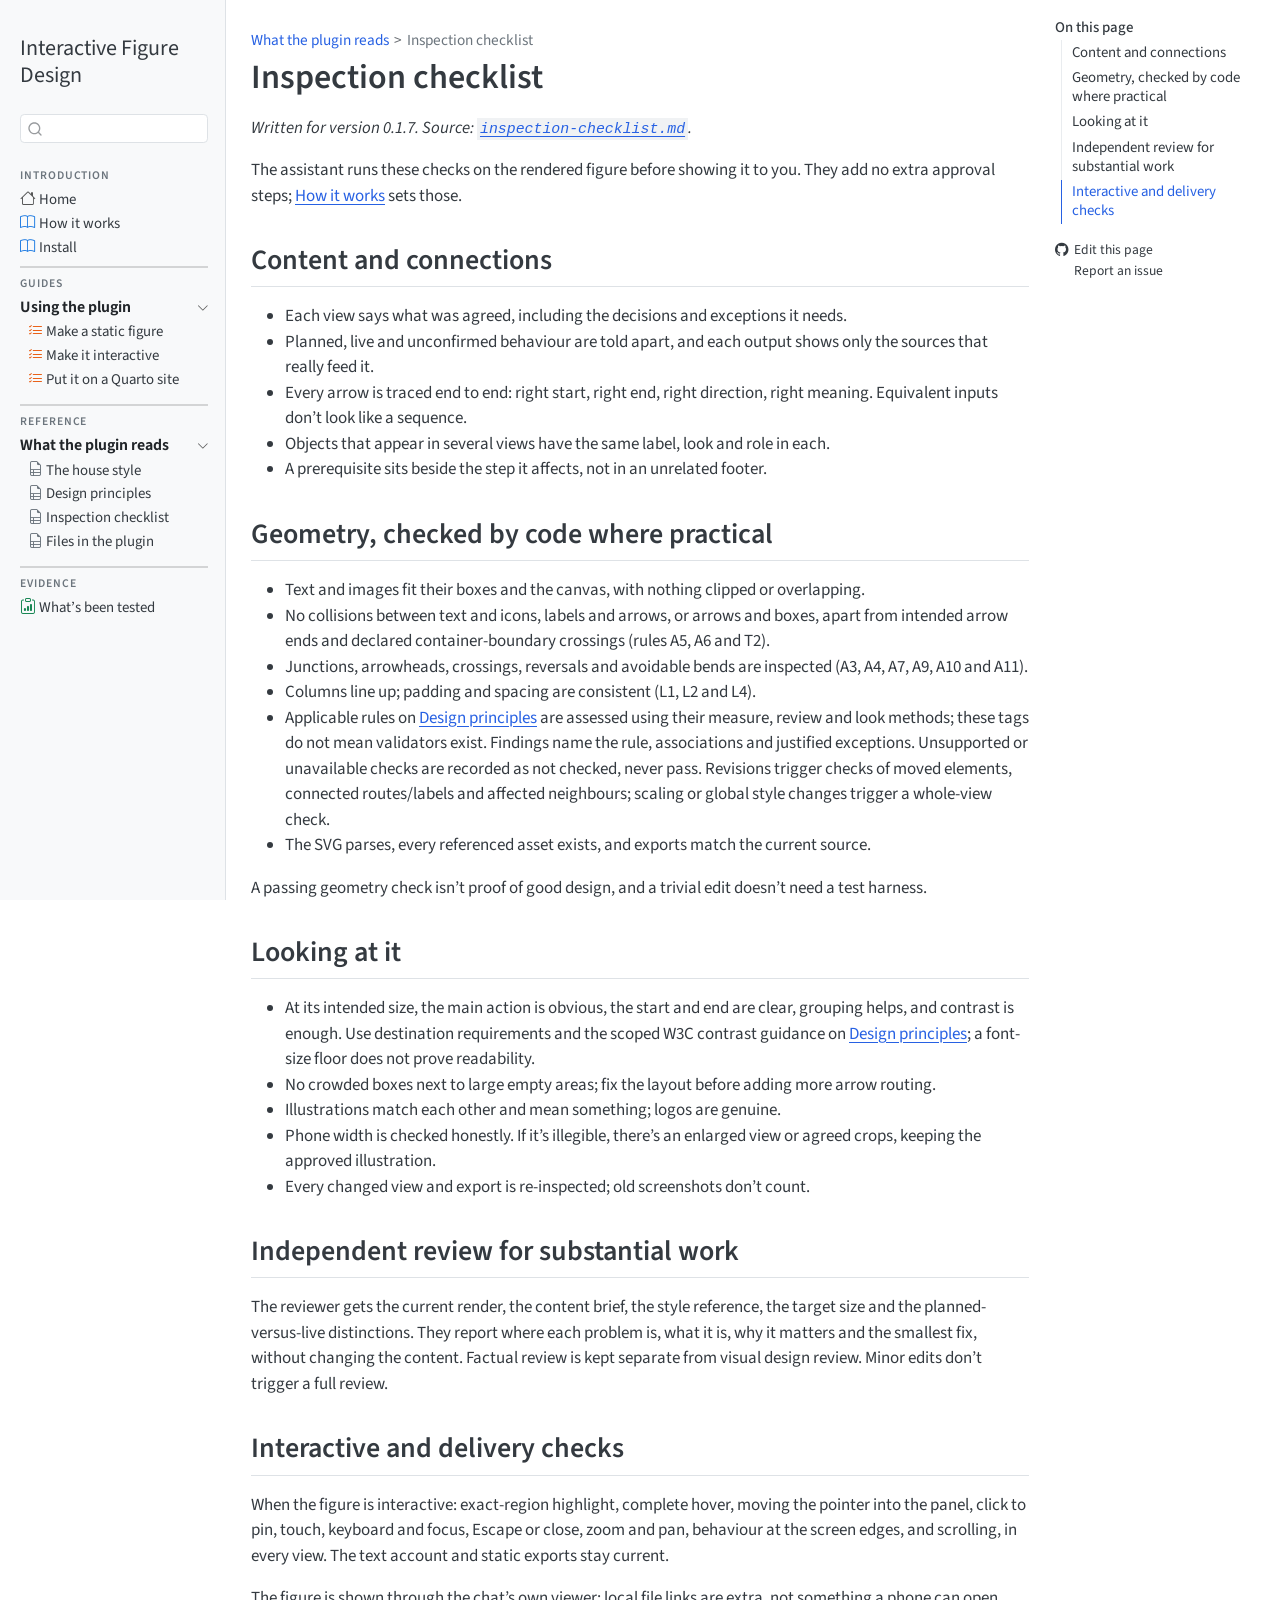
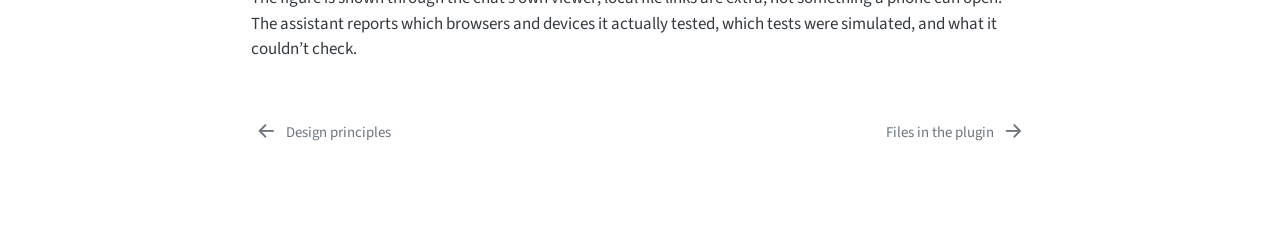
<file: reference/checklist.html>
<!DOCTYPE html>
<html xmlns="http://www.w3.org/1999/xhtml" lang="en" xml:lang="en"><head>

<meta charset="utf-8">
<meta name="generator" content="quarto-1.12.1">

<meta name="viewport" content="width=device-width, initial-scale=1.0, user-scalable=yes">


<title>Inspection checklist – Interactive Figure Design</title>
<style>
/* Default styles provided by pandoc.
** See https://pandoc.org/MANUAL.html#variables-for-html for config info.
*/
span.smallcaps{font-variant: small-caps;}
div.columns{display: flex; gap: 1.5em;}
div.column{flex: auto;}
@media screen {
div.columns{gap: min(4vw, 1.5em);}
div.column{overflow-x: auto;}
}
div.hanging-indent{margin-left: 1.5em; text-indent: -1.5em;}
ul.task-list{list-style: none;}
ul.task-list li input[type="checkbox"] {
  width: 0.8em;
  margin: 0 0.8em 0.2em -1em; /* quarto-specific, see https://github.com/quarto-dev/quarto-cli/issues/4556 */ 
  vertical-align: middle;
}
</style>


<script src="../site_libs/quarto-nav/quarto-nav.js"></script>
<script src="../site_libs/quarto-nav/headroom.min.js"></script>
<script src="../site_libs/clipboard/clipboard.min.js"></script>
<script src="../site_libs/quarto-search/autocomplete.umd.js"></script>
<script src="../site_libs/quarto-search/fuse.min.js"></script>
<script src="../site_libs/quarto-search/quarto-search.js"></script>
<meta name="quarto:offset" content="../">
<link href="../reference/files.html" rel="next">
<link href="../reference/principles.html" rel="prev">
<script src="../site_libs/quarto-html/quarto.js" type="module"></script>
<script src="../site_libs/quarto-html/tabsets/tabsets.js" type="module"></script>
<script src="../site_libs/quarto-html/scrollable-regions/scrollable-regions.js" type="module"></script>
<script src="../site_libs/quarto-html/popper.min.js"></script>
<script src="../site_libs/quarto-html/tippy.umd.min.js"></script>
<script src="../site_libs/quarto-html/anchor.min.js"></script>
<link href="../site_libs/quarto-html/tippy.css" rel="stylesheet">
<link href="../site_libs/quarto-html/quarto-syntax-highlighting-6f4d992786adc40a866529610d8cdb02.css" rel="stylesheet" id="quarto-text-highlighting-styles">
<script src="../site_libs/bootstrap/bootstrap.min.js"></script>
<link href="../site_libs/bootstrap/bootstrap-icons.css" rel="stylesheet">
<link href="../site_libs/bootstrap/bootstrap-3d8ff1b8a8ddd1b55bd8ba3b1a228202.min.css" rel="stylesheet" append-hash="true" id="quarto-bootstrap" data-mode="light">
<script id="quarto-search-options" type="application/json">{
  "location": "sidebar",
  "copy-button": false,
  "collapse-after": 3,
  "panel-placement": "start",
  "type": "textbox",
  "limit": 50,
  "keyboard-shortcut": [
    "f",
    "/",
    "s"
  ],
  "show-item-context": false,
  "language": {
    "search-no-results-text": "No results",
    "search-matching-documents-text": "matching documents",
    "search-copy-link-title": "Copy link to search",
    "search-hide-matches-text": "Hide additional matches",
    "search-more-match-text": "more match in this document",
    "search-more-matches-text": "more matches in this document",
    "search-clear-button-title": "Clear",
    "search-text-placeholder": "",
    "search-detached-cancel-button-title": "Cancel",
    "search-submit-button-title": "Submit",
    "search-label": "Search"
  }
}</script>


<link rel="stylesheet" href="../styles.css">
</head>

<body class="nav-sidebar docked quarto-light"><a id="quarto-skip-link" class="visually-hidden-focusable" href="#quarto-document-content">Skip to main content</a>

<div id="quarto-search-results"></div>
  <header id="quarto-header" class="headroom fixed-top">
  <nav class="quarto-secondary-nav" aria-label="Toolbar">
    <div class="container-fluid d-flex">
      <button type="button" class="quarto-btn-toggle btn" data-bs-toggle="collapse" role="button" data-bs-target=".quarto-sidebar-collapse-item" aria-controls="quarto-sidebar" aria-expanded="false" aria-label="Toggle sidebar navigation" onclick="if (window.quartoToggleHeadroom) { window.quartoToggleHeadroom(); }">
        <i class="bi bi-layout-text-sidebar-reverse"></i>
      </button>
        <nav class="quarto-page-breadcrumbs" aria-label="Breadcrumbs"><ol class="breadcrumb"><li class="breadcrumb-item"><a href="../reference/style.html">What the plugin reads</a></li><li class="breadcrumb-item"><a href="../reference/checklist.html">Inspection checklist</a></li></ol></nav>
        <a class="flex-grow-1" data-bs-toggle="collapse" data-bs-target=".quarto-sidebar-collapse-item" onclick="if (window.quartoToggleHeadroom) { window.quartoToggleHeadroom(); }">      
        </a>
      <button type="button" class="btn quarto-search-button" aria-label="Search" onclick="window.quartoOpenSearch();">
        <i class="bi bi-search"></i>
      </button>
    </div>
  </nav>
</header>
<!-- content -->
<div id="quarto-content" class="quarto-container page-columns page-rows-contents page-layout-full">
<!-- sidebar -->
  <nav id="quarto-sidebar" class="sidebar collapse collapse-horizontal quarto-sidebar-collapse-item sidebar-navigation docked overflow-auto" aria-label="Site">
    <div class="pt-lg-2 mt-2 text-left sidebar-header">
    <div class="sidebar-title mb-0 py-0">
      <a href="../">Interactive Figure Design</a> 
    </div>
      </div>
        <div class="mt-2 flex-shrink-0 align-items-center">
        <div class="sidebar-search">
        <div id="quarto-search" class="" title="Search"></div>
        </div>
        </div>
    <div class="sidebar-menu-container"> 
    <ul class="list-unstyled mt-1">
        <li class="sidebar-item">
 <span class="menu-text">Introduction</span>
  </li>
        <li class="sidebar-item">
  <div class="sidebar-item-container"> 
  <a href="../index.html" class="sidebar-item-text sidebar-link"><i class="bi bi-house" role="img">
</i> 
 <span class="menu-text">Home</span></a>
  </div>
</li>
        <li class="sidebar-item">
  <div class="sidebar-item-container"> 
  <a href="../how-it-works.html" class="sidebar-item-text sidebar-link"><i class="bi bi-book" role="img">
</i> 
 <span class="menu-text">How it works</span></a>
  </div>
</li>
        <li class="sidebar-item">
  <div class="sidebar-item-container"> 
  <a href="../install.html" class="sidebar-item-text sidebar-link"><i class="bi bi-book" role="img">
</i> 
 <span class="menu-text">Install</span></a>
  </div>
</li>
        <li class="px-0"><hr class="sidebar-divider hi "></li>
        <li class="sidebar-item">
 <span class="menu-text">Guides</span>
  </li>
        <li class="sidebar-item sidebar-item-section">
      <div class="sidebar-item-container"> 
            <button type="button" class="sidebar-item-text sidebar-item-toggle sidebar-link text-start" data-bs-toggle="collapse" data-bs-target="#quarto-sidebar-section-1" aria-controls="quarto-sidebar-section-1" aria-expanded="true">
 <span class="menu-text" id="quarto-sidebar-section-1-label">Using the plugin</span><i class="bi bi-chevron-right" aria-hidden="true"></i></button>
      </div>
      <ul id="quarto-sidebar-section-1" aria-labelledby="quarto-sidebar-section-1-label" class="collapse list-unstyled sidebar-section depth1 show">  
          <li class="sidebar-item">
  <div class="sidebar-item-container"> 
  <a href="../using/static.html" class="sidebar-item-text sidebar-link"><i class="bi bi-list-check" role="img">
</i> 
 <span class="menu-text">Make a static figure</span></a>
  </div>
</li>
          <li class="sidebar-item">
  <div class="sidebar-item-container"> 
  <a href="../using/interactive.html" class="sidebar-item-text sidebar-link"><i class="bi bi-list-check" role="img">
</i> 
 <span class="menu-text">Make it interactive</span></a>
  </div>
</li>
          <li class="sidebar-item">
  <div class="sidebar-item-container"> 
  <a href="../using/quarto.html" class="sidebar-item-text sidebar-link"><i class="bi bi-list-check" role="img">
</i> 
 <span class="menu-text">Put it on a Quarto site</span></a>
  </div>
</li>
      </ul>
  </li>
        <li class="px-0"><hr class="sidebar-divider hi "></li>
        <li class="sidebar-item">
 <span class="menu-text">Reference</span>
  </li>
        <li class="sidebar-item sidebar-item-section">
      <div class="sidebar-item-container"> 
            <button type="button" class="sidebar-item-text sidebar-item-toggle sidebar-link text-start" data-bs-toggle="collapse" data-bs-target="#quarto-sidebar-section-2" aria-controls="quarto-sidebar-section-2" aria-expanded="true">
 <span class="menu-text" id="quarto-sidebar-section-2-label">What the plugin reads</span><i class="bi bi-chevron-right" aria-hidden="true"></i></button>
      </div>
      <ul id="quarto-sidebar-section-2" aria-labelledby="quarto-sidebar-section-2-label" class="collapse list-unstyled sidebar-section depth1 show">  
          <li class="sidebar-item">
  <div class="sidebar-item-container"> 
  <a href="../reference/style.html" class="sidebar-item-text sidebar-link"><i class="bi bi-file-earmark-ruled" role="img">
</i> 
 <span class="menu-text">The house style</span></a>
  </div>
</li>
          <li class="sidebar-item">
  <div class="sidebar-item-container"> 
  <a href="../reference/principles.html" class="sidebar-item-text sidebar-link"><i class="bi bi-file-earmark-ruled" role="img">
</i> 
 <span class="menu-text">Design principles</span></a>
  </div>
</li>
          <li class="sidebar-item">
  <div class="sidebar-item-container"> 
  <a href="../reference/checklist.html" class="sidebar-item-text sidebar-link active"><i class="bi bi-file-earmark-ruled" role="img">
</i> 
 <span class="menu-text">Inspection checklist</span></a>
  </div>
</li>
          <li class="sidebar-item">
  <div class="sidebar-item-container"> 
  <a href="../reference/files.html" class="sidebar-item-text sidebar-link"><i class="bi bi-file-earmark-ruled" role="img">
</i> 
 <span class="menu-text">Files in the plugin</span></a>
  </div>
</li>
      </ul>
  </li>
        <li class="px-0"><hr class="sidebar-divider hi "></li>
        <li class="sidebar-item">
 <span class="menu-text">Evidence</span>
  </li>
        <li class="sidebar-item">
  <div class="sidebar-item-container"> 
  <a href="../testing.html" class="sidebar-item-text sidebar-link"><i class="bi bi-clipboard-data" role="img">
</i> 
 <span class="menu-text">What’s been tested</span></a>
  </div>
</li>
    </ul>
    </div>
</nav>
<div id="quarto-sidebar-glass" class="quarto-sidebar-collapse-item" data-bs-toggle="collapse" data-bs-target=".quarto-sidebar-collapse-item"></div>
<!-- margin-sidebar -->
    <div id="quarto-margin-sidebar" class="sidebar margin-sidebar">
        <nav id="TOC" role="doc-toc" aria-labelledby="toc-title" class="toc-active">
    <h2 id="toc-title">On this page</h2>
   
  <ul>
  <li><a href="#content-and-connections" id="toc-content-and-connections" class="nav-link active" data-scroll-target="#content-and-connections">Content and connections</a></li>
  <li><a href="#geometry-checked-by-code-where-practical" id="toc-geometry-checked-by-code-where-practical" class="nav-link" data-scroll-target="#geometry-checked-by-code-where-practical">Geometry, checked by code where practical</a></li>
  <li><a href="#looking-at-it" id="toc-looking-at-it" class="nav-link" data-scroll-target="#looking-at-it">Looking at it</a></li>
  <li><a href="#independent-review-for-substantial-work" id="toc-independent-review-for-substantial-work" class="nav-link" data-scroll-target="#independent-review-for-substantial-work">Independent review for substantial work</a></li>
  <li><a href="#interactive-and-delivery-checks" id="toc-interactive-and-delivery-checks" class="nav-link" data-scroll-target="#interactive-and-delivery-checks">Interactive and delivery checks</a></li>
  </ul>
<div class="toc-actions"><ul><li><a href="https://github.com/VagishHemmige/figure-design/edit/main/site/reference/checklist.qmd" class="toc-action"><i class="bi bi-github"></i>Edit this page</a></li><li><a href="https://github.com/VagishHemmige/figure-design/issues/new" class="toc-action"><i class="bi empty"></i>Report an issue</a></li></ul></div></nav>
    </div>
<!-- main -->
<main class="content column-body" id="quarto-document-content" tabindex="-1">

<header id="title-block-header" class="quarto-title-block default"><nav class="quarto-page-breadcrumbs quarto-title-breadcrumbs d-none d-lg-block" aria-label="Breadcrumbs"><ol class="breadcrumb"><li class="breadcrumb-item"><a href="../reference/style.html">What the plugin reads</a></li><li class="breadcrumb-item"><a href="../reference/checklist.html">Inspection checklist</a></li></ol></nav>
<div class="quarto-title">
<h1 class="title">Inspection checklist</h1>
</div>



<div class="quarto-title-meta column-body">

    
  
    
  </div>
  


</header>


<p><em>Written for version 0.1.7. Source: <a href="https://github.com/VagishHemmige/figure-design/blob/main/plugin/skills/figure-to-interactive/references/inspection-checklist.md"><code>inspection-checklist.md</code></a>.</em></p>
<p>The assistant runs these checks on the rendered figure before showing it to you. They add no extra approval steps; <a href="../how-it-works.html">How it works</a> sets those.</p>
<section id="content-and-connections" class="level2">
<h2 class="anchored" data-anchor-id="content-and-connections">Content and connections</h2>
<ul>
<li>Each view says what was agreed, including the decisions and exceptions it needs.</li>
<li>Planned, live and unconfirmed behaviour are told apart, and each output shows only the sources that really feed it.</li>
<li>Every arrow is traced end to end: right start, right end, right direction, right meaning. Equivalent inputs don’t look like a sequence.</li>
<li>Objects that appear in several views have the same label, look and role in each.</li>
<li>A prerequisite sits beside the step it affects, not in an unrelated footer.</li>
</ul>
</section>
<section id="geometry-checked-by-code-where-practical" class="level2">
<h2 class="anchored" data-anchor-id="geometry-checked-by-code-where-practical">Geometry, checked by code where practical</h2>
<ul>
<li>Text and images fit their boxes and the canvas, with nothing clipped or overlapping.</li>
<li>No collisions between text and icons, labels and arrows, or arrows and boxes, apart from intended arrow ends and declared container-boundary crossings (rules A5, A6 and T2).</li>
<li>Junctions, arrowheads, crossings, reversals and avoidable bends are inspected (A3, A4, A7, A9, A10 and A11).</li>
<li>Columns line up; padding and spacing are consistent (L1, L2 and L4).</li>
<li>Applicable rules on <a href="../reference/principles.html">Design principles</a> are assessed using their measure, review and look methods; these tags do not mean validators exist. Findings name the rule, associations and justified exceptions. Unsupported or unavailable checks are recorded as not checked, never pass. Revisions trigger checks of moved elements, connected routes/labels and affected neighbours; scaling or global style changes trigger a whole-view check.</li>
<li>The SVG parses, every referenced asset exists, and exports match the current source.</li>
</ul>
<p>A passing geometry check isn’t proof of good design, and a trivial edit doesn’t need a test harness.</p>
</section>
<section id="looking-at-it" class="level2">
<h2 class="anchored" data-anchor-id="looking-at-it">Looking at it</h2>
<ul>
<li>At its intended size, the main action is obvious, the start and end are clear, grouping helps, and contrast is enough. Use destination requirements and the scoped W3C contrast guidance on <a href="../reference/principles.html">Design principles</a>; a font-size floor does not prove readability.</li>
<li>No crowded boxes next to large empty areas; fix the layout before adding more arrow routing.</li>
<li>Illustrations match each other and mean something; logos are genuine.</li>
<li>Phone width is checked honestly. If it’s illegible, there’s an enlarged view or agreed crops, keeping the approved illustration.</li>
<li>Every changed view and export is re-inspected; old screenshots don’t count.</li>
</ul>
</section>
<section id="independent-review-for-substantial-work" class="level2">
<h2 class="anchored" data-anchor-id="independent-review-for-substantial-work">Independent review for substantial work</h2>
<p>The reviewer gets the current render, the content brief, the style reference, the target size and the planned-versus-live distinctions. They report where each problem is, what it is, why it matters and the smallest fix, without changing the content. Factual review is kept separate from visual design review. Minor edits don’t trigger a full review.</p>
</section>
<section id="interactive-and-delivery-checks" class="level2">
<h2 class="anchored" data-anchor-id="interactive-and-delivery-checks">Interactive and delivery checks</h2>
<p>When the figure is interactive: exact-region highlight, complete hover, moving the pointer into the panel, click to pin, touch, keyboard and focus, Escape or close, zoom and pan, behaviour at the screen edges, and scrolling, in every view. The text account and static exports stay current.</p>
<p>The figure is shown through the chat’s own viewer; local file links are extra, not something a phone can open. The assistant reports which browsers and devices it actually tested, which tests were simulated, and what it couldn’t check.</p>


</section>

</main> <!-- /main -->
<script id="quarto-html-after-body" type="application/javascript">
  window.document.addEventListener("DOMContentLoaded", function (event) {
    const icon = "";
    const anchorJS = new window.AnchorJS();
    anchorJS.options = {
      placement: 'right',
      icon: icon
    };
    anchorJS.add('.anchored');
    const isCodeAnnotation = (el) => {
      for (const clz of el.classList) {
        if (clz.startsWith('code-annotation-')) {                     
          return true;
        }
      }
      return false;
    }
    const onCopySuccess = function(e) {
      // button target
      const button = e.trigger;
      // don't keep focus
      button.blur();
      // flash "checked"
      button.classList.add('code-copy-button-checked');
      var currentTitle = button.getAttribute("title");
      button.setAttribute("title", "Copied!");
      let tooltip;
      if (window.bootstrap) {
        button.setAttribute("data-bs-toggle", "tooltip");
        button.setAttribute("data-bs-placement", "left");
        button.setAttribute("data-bs-title", "Copied!");
        tooltip = new bootstrap.Tooltip(button, 
          { trigger: "manual", 
            customClass: "code-copy-button-tooltip",
            offset: [0, -8]});
        tooltip.show();    
      }
      setTimeout(function() {
        if (tooltip) {
          tooltip.hide();
          button.removeAttribute("data-bs-title");
          button.removeAttribute("data-bs-toggle");
          button.removeAttribute("data-bs-placement");
        }
        button.setAttribute("title", currentTitle);
        button.classList.remove('code-copy-button-checked');
      }, 1000);
      // clear code selection
      e.clearSelection();
    }
    const getTextToCopy = function(trigger) {
      const outerScaffold = trigger.parentElement.cloneNode(true);
      const codeEl = outerScaffold.querySelector('code');
      for (const childEl of codeEl.children) {
        if (isCodeAnnotation(childEl)) {
          childEl.remove();
        }
      }
      return codeEl.innerText;
    }
    const clipboard = new window.ClipboardJS('.code-copy-button:not([data-in-quarto-modal])', {
      text: getTextToCopy
    });
    clipboard.on('success', onCopySuccess);
    if (window.document.getElementById('quarto-embedded-source-code-modal')) {
      const clipboardModal = new window.ClipboardJS('.code-copy-button[data-in-quarto-modal]', {
        text: getTextToCopy,
        container: window.document.getElementById('quarto-embedded-source-code-modal')
      });
      clipboardModal.on('success', onCopySuccess);
    }
      var localhostRegex = new RegExp(/^(?:http|https):\/\/localhost\:?[0-9]*\//);
      var mailtoRegex = new RegExp(/^mailto:/);
        var filterRegex = new RegExp("https:\/\/vagishhemmige\.github\.io\/figure-design");
      const newWindowLabel = "(opens in a new tab)";
      const newWindowNoteId = "quarto-ext-newwindow-label";
      // Links reference one hidden label through aria-describedby, so the
      // announcement never changes their accessible name.
      var describeNewWindow = (link) => {
        if (!window.document.getElementById(newWindowNoteId)) {
          var newWindowNote = window.document.createElement("span");
          newWindowNote.id = newWindowNoteId;
          newWindowNote.hidden = true;
          newWindowNote.textContent = newWindowLabel;
          window.document.body.appendChild(newWindowNote);
        }
        var describedBy = (link.getAttribute("aria-describedby") || "").split(/\s+/).filter(Boolean);
        if (!describedBy.includes(newWindowNoteId)) {
          describedBy.push(newWindowNoteId);
          link.setAttribute("aria-describedby", describedBy.join(" "));
        }
      }
      var opensNewContext = (link) => {
        var target = (link.getAttribute("target") || "").toLowerCase();
        return target !== "" && !["_self", "_parent", "_top"].includes(target);
      }
      var isInternal = (href) => {
          return filterRegex.test(href) || localhostRegex.test(href) || mailtoRegex.test(href);
      }
      // Inspect non-navigation links and adorn them if external
      window.quartoDecorateExternalLinks = function (root) {
     var links = (root || window.document).querySelectorAll('a[href]:not(.nav-link):not(.navbar-brand):not(.toc-action):not(.sidebar-link):not(.sidebar-item-toggle):not(.pagination-link):not(.no-external):not([aria-hidden]):not(.dropdown-item):not(.quarto-navigation-tool):not(.about-link)');
      for (var i=0; i<links.length; i++) {
        const link = links[i];
        if (!isInternal(link.href)) {
          // undo the damage that might have been done by quarto-nav.js in the case of
          // links that we want to consider external
          if (link.dataset.originalHref !== undefined) {
            link.href = link.dataset.originalHref;
          }
          if (!link.classList.contains('no-external-icon')) {
          }
        }
        if (opensNewContext(link)) {
          describeNewWindow(link);
        }
      }
      };
      window.quartoDecorateExternalLinks(window.document);
    // Esc closes the popup (WCAG 1.4.13) and focus leaving both trigger and
    // popup closes it (WCAG 2.4.11); tippy handles neither for interactive popups.
    const hideOnEscAndFocusOut = {
      name: 'hideOnEscAndFocusOut',
      defaultValue: true,
      fn(instance) {
        const dismiss = () => {
          // A show scheduled by the trigger delay would otherwise reopen it
          instance.clearDelayTimeouts();
          instance.hide();
        };
        const onKeyDown = (event) => {
          if (event.key !== 'Escape') {
            return;
          }
          // Keep Esc from also reaching page handlers (e.g. reveal.js overview),
          // except an open reveal.js slide menu, which Esc should close too.
          // The menu handles keys only when its keyboard option is on.
          const menuHandlesEsc = window.Reveal?.getPlugin?.('menu')?.isOpen() &&
            window.Reveal.getConfig().menu?.keyboard !== false;
          if (!menuHandlesEsc) {
            event.stopPropagation();
          }
          if (instance.popper.contains(window.document.activeElement)) {
            // Disabled while refocusing so the focus trigger does not reopen it
            instance.disable();
            instance.reference.focus();
            instance.enable();
          }
          dismiss();
        };
        const onFocusOut = (event) => {
          const target = event.relatedTarget;
          if (target && !instance.reference.contains(target) &&
              !instance.popper.contains(target)) {
            dismiss();
          }
        };
        // On the trigger too: a click trigger (code-annotations: select) has no
        // blur handling. Attached for the instance's lifetime so leaving the
        // trigger also cancels a show still pending on the trigger delay.
        instance.reference.addEventListener('focusout', onFocusOut);
        return {
          onShow() {
            window.document.addEventListener('keydown', onKeyDown, true);
            instance.popper.addEventListener('focusout', onFocusOut);
          },
          onHide() {
            window.document.removeEventListener('keydown', onKeyDown, true);
            instance.popper.removeEventListener('focusout', onFocusOut);
          },
          onDestroy() {
            instance.reference.removeEventListener('focusout', onFocusOut);
          },
        };
      },
    };
    function tippyHover(el, contentFn, onTriggerFn, onUntriggerFn) {
      const config = {
        allowHTML: true,
        maxWidth: 500,
        delay: 100,
        arrow: false,
        appendTo: function(el) {
            return el.parentElement;
        },
        interactive: true,
        interactiveBorder: 10,
        theme: 'quarto',
        placement: 'bottom-start',
        plugins: [hideOnEscAndFocusOut],
      };
      if (contentFn) {
        config.content = contentFn;
      }
      if (onTriggerFn) {
        config.onTrigger = onTriggerFn;
      }
      if (onUntriggerFn) {
        config.onUntrigger = onUntriggerFn;
      }
      window.tippy(el, config); 
    }
    const noterefs = window.document.querySelectorAll('a[role="doc-noteref"]');
    for (var i=0; i<noterefs.length; i++) {
      const ref = noterefs[i];
      tippyHover(ref, function() {
        // use id or data attribute instead here
        let href = ref.getAttribute('data-footnote-href') || ref.getAttribute('href');
        try { href = new URL(href).hash; } catch {}
        const id = href.replace(/^#\/?/, "");
        const note = window.document.getElementById(id);
        if (note) {
          return note.innerHTML;
        } else {
          return "";
        }
      });
    }
    const xrefs = window.document.querySelectorAll('a.quarto-xref');
    const processXRef = (id, note) => {
      // Strip column container classes
      const stripColumnClz = (el) => {
        el.classList.remove("page-full", "page-columns");
        if (el.children) {
          for (const child of el.children) {
            stripColumnClz(child);
          }
        }
      }
      stripColumnClz(note)
      if (id === null || id.startsWith('sec-')) {
        // Special case sections, only their first couple elements
        const container = document.createElement("div");
        if (note.children && note.children.length > 2) {
          container.appendChild(note.children[0].cloneNode(true));
          for (let i = 1; i < note.children.length; i++) {
            const child = note.children[i];
            if (child.tagName === "P" && child.innerText === "") {
              continue;
            } else {
              container.appendChild(child.cloneNode(true));
              break;
            }
          }
          if (window.Quarto?.typesetMath) {
            window.Quarto.typesetMath(container);
          }
          return container.innerHTML
        } else {
          if (window.Quarto?.typesetMath) {
            window.Quarto.typesetMath(note);
          }
          return note.innerHTML;
        }
      } else {
        // Remove any anchor links if they are present
        const anchorLink = note.querySelector('a.anchorjs-link');
        if (anchorLink) {
          anchorLink.remove();
        }
        if (window.Quarto?.typesetMath) {
          window.Quarto.typesetMath(note);
        }
        if (note.classList.contains("callout")) {
          return note.outerHTML;
        } else {
          return note.innerHTML;
        }
      }
    }
    for (var i=0; i<xrefs.length; i++) {
      const xref = xrefs[i];
      tippyHover(xref, undefined, function(instance) {
        instance.disable();
        let url = xref.getAttribute('href');
        let hash = undefined; 
        if (url.startsWith('#')) {
          hash = url;
        } else {
          try { hash = new URL(url).hash; } catch {}
        }
        if (hash) {
          const id = hash.replace(/^#\/?/, "");
          const note = window.document.getElementById(id);
          if (note !== null) {
            try {
              const html = processXRef(id, note.cloneNode(true));
              instance.setContent(html);
            } finally {
              instance.enable();
              instance.show();
            }
          } else {
            // See if we can fetch this
            fetch(url.split('#')[0])
            .then(res => res.text())
            .then(html => {
              const parser = new DOMParser();
              const htmlDoc = parser.parseFromString(html, "text/html");
              const note = htmlDoc.getElementById(id);
              if (note !== null) {
                const html = processXRef(id, note);
                instance.setContent(html);
              } 
            }).finally(() => {
              instance.enable();
              instance.show();
            });
          }
        } else {
          // See if we can fetch a full url (with no hash to target)
          // This is a special case and we should probably do some content thinning / targeting
          fetch(url)
          .then(res => res.text())
          .then(html => {
            const parser = new DOMParser();
            const htmlDoc = parser.parseFromString(html, "text/html");
            const note = htmlDoc.querySelector('main.content');
            if (note !== null) {
              // This should only happen for chapter cross references
              // (since there is no id in the URL)
              // remove the first header
              if (note.children.length > 0 && note.children[0].tagName === "HEADER") {
                note.children[0].remove();
              }
              const html = processXRef(null, note);
              instance.setContent(html);
            } 
          }).finally(() => {
            instance.enable();
            instance.show();
          });
        }
      }, function(instance) {
      });
    }
        let selectedAnnoteEl;
        const selectorForAnnotation = ( cell, annotation) => {
          let cellAttr = 'data-code-cell="' + cell + '"';
          let lineAttr = 'data-code-annotation="' +  annotation + '"';
          const selector = 'span[' + cellAttr + '][' + lineAttr + ']';
          return selector;
        }
        const selectCodeLines = (annoteEl) => {
          const doc = window.document;
          const targetCell = annoteEl.getAttribute("data-target-cell");
          const targetAnnotation = annoteEl.getAttribute("data-target-annotation");
          const annoteSpan = window.document.querySelector(selectorForAnnotation(targetCell, targetAnnotation));
          const lines = annoteSpan.getAttribute("data-code-lines").split(",");
          const lineIds = lines.map((line) => {
            return targetCell + "-" + line;
          })
          // Each band is positioned against its own containing block, which is
          // not the offsetParent of the lines, so place it from client rects.
          const placeBand = (band, firstEl, lastEl, codeBlock) => {
            const container = band.offsetParent;
            if (container === null) {
              return;
            }
            const containerRect = container.getBoundingClientRect();
            // Reveal.js scales slides with a transform, so convert client
            // pixels back to the CSS pixels of the container.
            const scale = containerRect.height / container.offsetHeight || 1;
            const firstRect = firstEl.getBoundingClientRect();
            const lastRect = lastEl.getBoundingClientRect();
            const top = (firstRect.top - containerRect.top) / scale - container.clientTop + container.scrollTop;
            const height = (lastRect.bottom - firstRect.top) / scale;
            band.style.top = top - 2 + "px";
            band.style.height = height + 4 + "px";
            if (codeBlock) {
              // Without the copy button wrapper, the containing block is wider
              // than the code block, so span the code block explicitly.
              const blockRect = codeBlock.getBoundingClientRect();
              band.style.left = (blockRect.left - containerRect.left) / scale - container.clientLeft + container.scrollLeft + "px";
              band.style.width = blockRect.width / scale + "px";
            }
          };
          if (lineIds.length > 0) {
            const el = window.document.getElementById(lineIds[0]);
            const lastEl = window.document.getElementById(lineIds[lineIds.length - 1]);
            const parent = el.parentElement.parentElement;
            // cook up a div (if necessary) and position it
            let div = window.document.getElementById("code-annotation-line-highlight");
            if (div === null) {
              div = window.document.createElement("div");
              div.setAttribute("id", "code-annotation-line-highlight");
              div.style.position = 'absolute';
              parent.appendChild(div);
            }
            placeBand(div, el, lastEl, parent.closest("div.sourceCode") || parent);
            let gutterDiv = window.document.getElementById("code-annotation-line-highlight-gutter");
            if (gutterDiv === null) {
              gutterDiv = window.document.createElement("div");
              gutterDiv.setAttribute("id", "code-annotation-line-highlight-gutter");
              gutterDiv.style.position = 'absolute';
              const codeCell = window.document.getElementById(targetCell);
              const gutter = codeCell.querySelector('.code-annotation-gutter');
              gutter.appendChild(gutterDiv);
            }
            placeBand(gutterDiv, el, lastEl);
            selectedAnnoteEl = annoteEl;
          }
        };
        const unselectCodeLines = () => {
          const elementsIds = ["code-annotation-line-highlight", "code-annotation-line-highlight-gutter"];
          elementsIds.forEach((elId) => {
            const div = window.document.getElementById(elId);
            if (div) {
              div.remove();
            }
          });
          selectedAnnoteEl = undefined;
        };
          // Handle positioning of the toggle
      window.addEventListener(
        "resize",
        throttle(() => {
          elRect = undefined;
          if (selectedAnnoteEl) {
            selectCodeLines(selectedAnnoteEl);
          }
        }, 10)
      );
      function throttle(fn, ms) {
      let throttle = false;
      let timer;
        return (...args) => {
          if(!throttle) { // first call gets through
              fn.apply(this, args);
              throttle = true;
          } else { // all the others get throttled
              if(timer) clearTimeout(timer); // cancel #2
              timer = setTimeout(() => {
                fn.apply(this, args);
                timer = throttle = false;
              }, ms);
          }
        };
      }
        // Attach click handler to the DT
        const annoteDls = window.document.querySelectorAll('dt[data-target-cell]');
        for (const annoteDlNode of annoteDls) {
          annoteDlNode.addEventListener('click', (event) => {
            const clickedEl = event.target;
            if (clickedEl !== selectedAnnoteEl) {
              unselectCodeLines();
              const activeEl = window.document.querySelector('dt[data-target-cell].code-annotation-active');
              if (activeEl) {
                activeEl.classList.remove('code-annotation-active');
              }
              selectCodeLines(clickedEl);
              clickedEl.classList.add('code-annotation-active');
            } else {
              // Unselect the line
              unselectCodeLines();
              clickedEl.classList.remove('code-annotation-active');
            }
          });
        }
    const findCites = (el) => {
      const parentEl = el.parentElement;
      if (parentEl) {
        const cites = parentEl.dataset.cites;
        if (cites) {
          return {
            el,
            cites: cites.split(' ')
          };
        } else {
          return findCites(el.parentElement)
        }
      } else {
        return undefined;
      }
    };
    var bibliorefs = window.document.querySelectorAll('a[role="doc-biblioref"]');
    for (var i=0; i<bibliorefs.length; i++) {
      const ref = bibliorefs[i];
      const citeInfo = findCites(ref);
      if (citeInfo) {
        tippyHover(citeInfo.el, function() {
          var popup = window.document.createElement('div');
          citeInfo.cites.forEach(function(cite) {
            var citeDiv = window.document.createElement('div');
            citeDiv.classList.add('hanging-indent');
            citeDiv.classList.add('csl-entry');
            var biblioDiv = window.document.getElementById('ref-' + cite);
            if (biblioDiv) {
              citeDiv.innerHTML = biblioDiv.innerHTML;
            }
            popup.appendChild(citeDiv);
          });
          return popup.innerHTML;
        });
      }
    }
  });
  </script>
  <script type="application/javascript">
  window.quartoScrollableRegionsLabels = {"code":"Scrollable code","output":"Scrollable output"};
  </script>
<nav class="page-navigation column-body" aria-label="Page">
  <div class="nav-page nav-page-previous">
      <a href="../reference/principles.html" class="pagination-link" aria-label="Design principles">
        <i class="bi bi-arrow-left-short"></i> <span class="nav-page-text">Design principles</span>
      </a>          
  </div>
  <div class="nav-page nav-page-next">
      <a href="../reference/files.html" class="pagination-link" aria-label="Files in the plugin">
        <span class="nav-page-text">Files in the plugin</span> <i class="bi bi-arrow-right-short"></i>
      </a>
  </div>
</nav>
</div> <!-- /content -->




<footer class="footer"><div class="nav-footer"><div class="nav-footer-center"><div class="toc-actions d-sm-block d-md-none"><ul><li><a href="https://github.com/VagishHemmige/figure-design/edit/main/site/reference/checklist.qmd" class="toc-action"><i class="bi bi-github"></i>Edit this page</a></li><li><a href="https://github.com/VagishHemmige/figure-design/issues/new" class="toc-action"><i class="bi empty"></i>Report an issue</a></li></ul></div></div></div></footer></body></html>
</file>
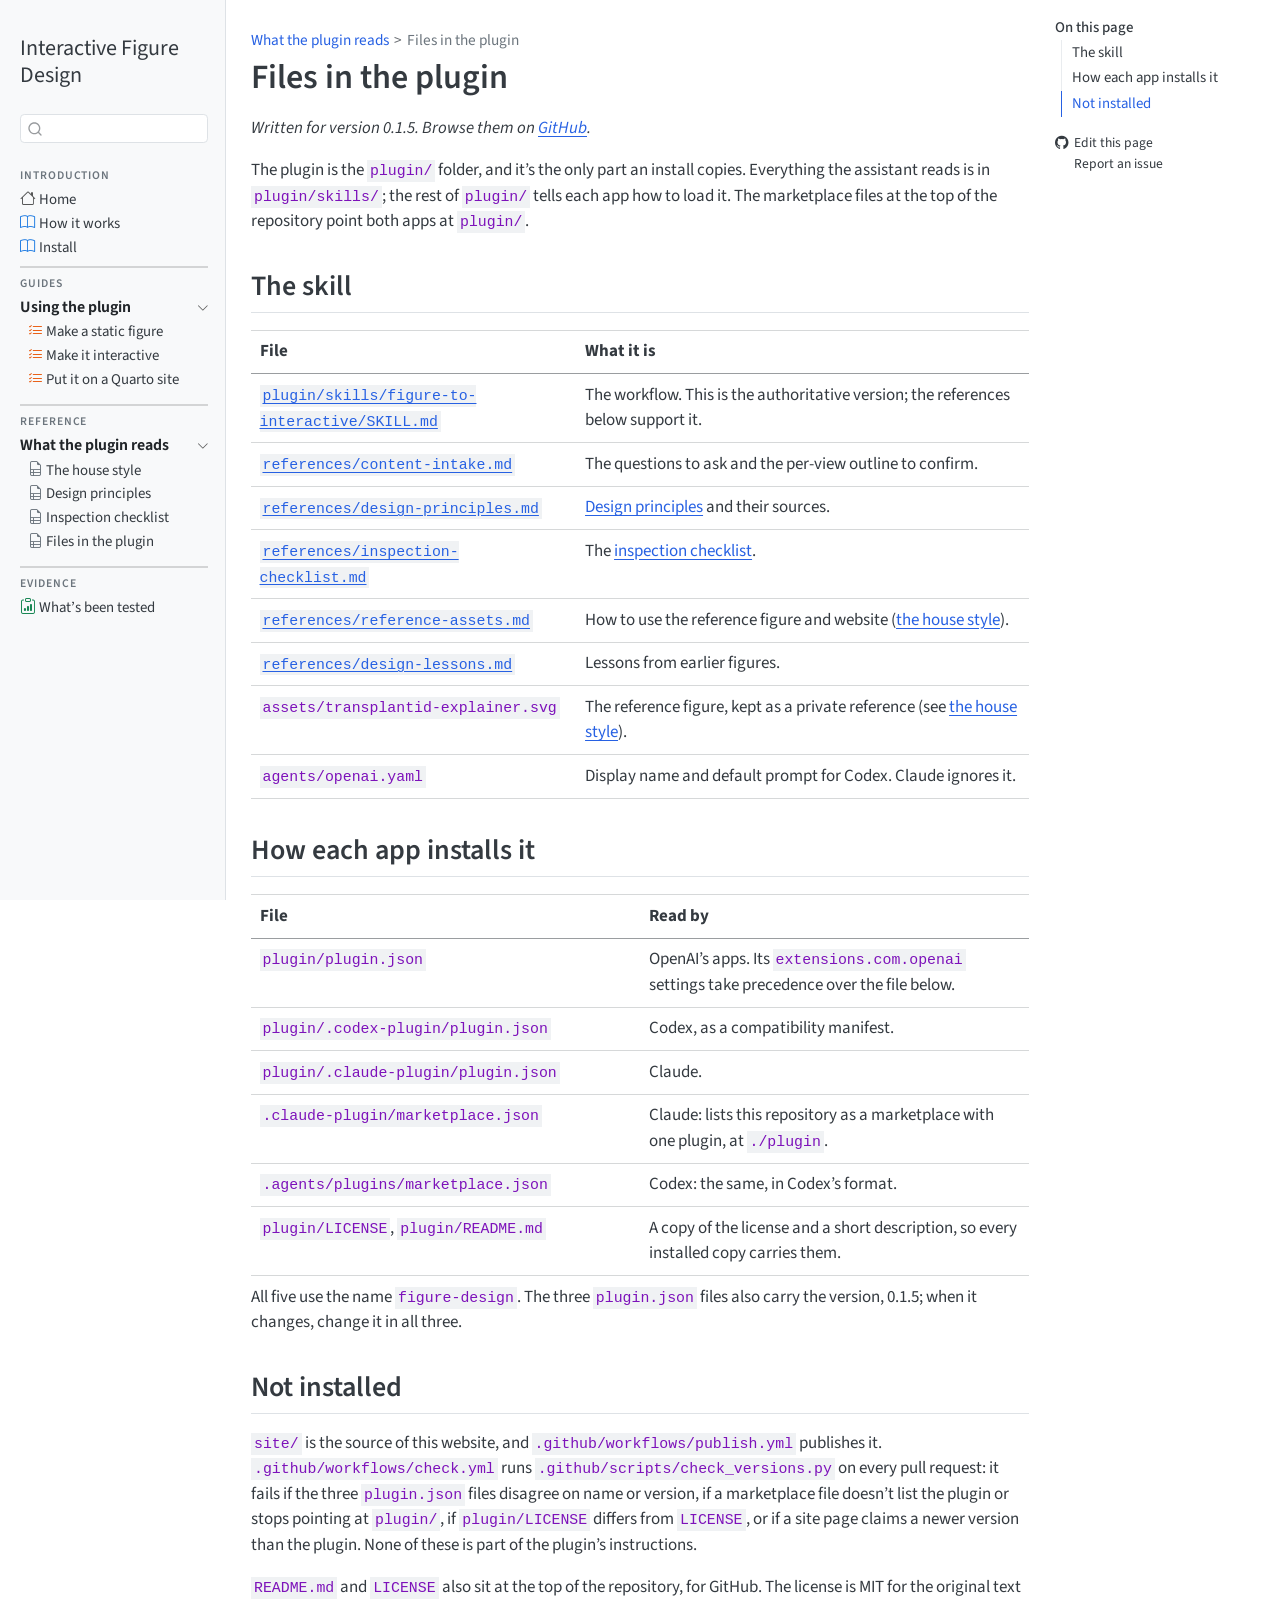
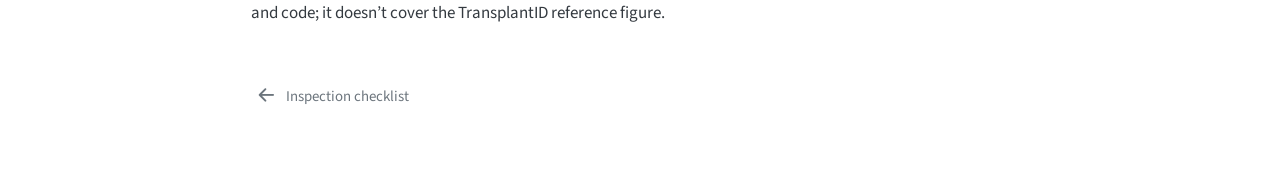
<file: reference/files.html>
<!DOCTYPE html>
<html xmlns="http://www.w3.org/1999/xhtml" lang="en" xml:lang="en"><head>

<meta charset="utf-8">
<meta name="generator" content="quarto-1.12.1">

<meta name="viewport" content="width=device-width, initial-scale=1.0, user-scalable=yes">


<title>Files in the plugin – Interactive Figure Design</title>
<style>
/* Default styles provided by pandoc.
** See https://pandoc.org/MANUAL.html#variables-for-html for config info.
*/
span.smallcaps{font-variant: small-caps;}
div.columns{display: flex; gap: 1.5em;}
div.column{flex: auto;}
@media screen {
div.columns{gap: min(4vw, 1.5em);}
div.column{overflow-x: auto;}
}
div.hanging-indent{margin-left: 1.5em; text-indent: -1.5em;}
ul.task-list{list-style: none;}
ul.task-list li input[type="checkbox"] {
  width: 0.8em;
  margin: 0 0.8em 0.2em -1em; /* quarto-specific, see https://github.com/quarto-dev/quarto-cli/issues/4556 */ 
  vertical-align: middle;
}
</style>


<script src="../site_libs/quarto-nav/quarto-nav.js"></script>
<script src="../site_libs/quarto-nav/headroom.min.js"></script>
<script src="../site_libs/clipboard/clipboard.min.js"></script>
<script src="../site_libs/quarto-search/autocomplete.umd.js"></script>
<script src="../site_libs/quarto-search/fuse.min.js"></script>
<script src="../site_libs/quarto-search/quarto-search.js"></script>
<meta name="quarto:offset" content="../">
<link href="../reference/checklist.html" rel="prev">
<script src="../site_libs/quarto-html/quarto.js" type="module"></script>
<script src="../site_libs/quarto-html/tabsets/tabsets.js" type="module"></script>
<script src="../site_libs/quarto-html/scrollable-regions/scrollable-regions.js" type="module"></script>
<script src="../site_libs/quarto-html/popper.min.js"></script>
<script src="../site_libs/quarto-html/tippy.umd.min.js"></script>
<script src="../site_libs/quarto-html/anchor.min.js"></script>
<link href="../site_libs/quarto-html/tippy.css" rel="stylesheet">
<link href="../site_libs/quarto-html/quarto-syntax-highlighting-6f4d992786adc40a866529610d8cdb02.css" rel="stylesheet" id="quarto-text-highlighting-styles">
<script src="../site_libs/bootstrap/bootstrap.min.js"></script>
<link href="../site_libs/bootstrap/bootstrap-icons.css" rel="stylesheet">
<link href="../site_libs/bootstrap/bootstrap-3d8ff1b8a8ddd1b55bd8ba3b1a228202.min.css" rel="stylesheet" append-hash="true" id="quarto-bootstrap" data-mode="light">
<script id="quarto-search-options" type="application/json">{
  "location": "sidebar",
  "copy-button": false,
  "collapse-after": 3,
  "panel-placement": "start",
  "type": "textbox",
  "limit": 50,
  "keyboard-shortcut": [
    "f",
    "/",
    "s"
  ],
  "show-item-context": false,
  "language": {
    "search-no-results-text": "No results",
    "search-matching-documents-text": "matching documents",
    "search-copy-link-title": "Copy link to search",
    "search-hide-matches-text": "Hide additional matches",
    "search-more-match-text": "more match in this document",
    "search-more-matches-text": "more matches in this document",
    "search-clear-button-title": "Clear",
    "search-text-placeholder": "",
    "search-detached-cancel-button-title": "Cancel",
    "search-submit-button-title": "Submit",
    "search-label": "Search"
  }
}</script>


<link rel="stylesheet" href="../styles.css">
</head>

<body class="nav-sidebar docked quarto-light"><a id="quarto-skip-link" class="visually-hidden-focusable" href="#quarto-document-content">Skip to main content</a>

<div id="quarto-search-results"></div>
  <header id="quarto-header" class="headroom fixed-top">
  <nav class="quarto-secondary-nav" aria-label="Toolbar">
    <div class="container-fluid d-flex">
      <button type="button" class="quarto-btn-toggle btn" data-bs-toggle="collapse" role="button" data-bs-target=".quarto-sidebar-collapse-item" aria-controls="quarto-sidebar" aria-expanded="false" aria-label="Toggle sidebar navigation" onclick="if (window.quartoToggleHeadroom) { window.quartoToggleHeadroom(); }">
        <i class="bi bi-layout-text-sidebar-reverse"></i>
      </button>
        <nav class="quarto-page-breadcrumbs" aria-label="Breadcrumbs"><ol class="breadcrumb"><li class="breadcrumb-item"><a href="../reference/style.html">What the plugin reads</a></li><li class="breadcrumb-item"><a href="../reference/files.html">Files in the plugin</a></li></ol></nav>
        <a class="flex-grow-1" data-bs-toggle="collapse" data-bs-target=".quarto-sidebar-collapse-item" onclick="if (window.quartoToggleHeadroom) { window.quartoToggleHeadroom(); }">      
        </a>
      <button type="button" class="btn quarto-search-button" aria-label="Search" onclick="window.quartoOpenSearch();">
        <i class="bi bi-search"></i>
      </button>
    </div>
  </nav>
</header>
<!-- content -->
<div id="quarto-content" class="quarto-container page-columns page-rows-contents page-layout-full">
<!-- sidebar -->
  <nav id="quarto-sidebar" class="sidebar collapse collapse-horizontal quarto-sidebar-collapse-item sidebar-navigation docked overflow-auto" aria-label="Site">
    <div class="pt-lg-2 mt-2 text-left sidebar-header">
    <div class="sidebar-title mb-0 py-0">
      <a href="../">Interactive Figure Design</a> 
    </div>
      </div>
        <div class="mt-2 flex-shrink-0 align-items-center">
        <div class="sidebar-search">
        <div id="quarto-search" class="" title="Search"></div>
        </div>
        </div>
    <div class="sidebar-menu-container"> 
    <ul class="list-unstyled mt-1">
        <li class="sidebar-item">
 <span class="menu-text">Introduction</span>
  </li>
        <li class="sidebar-item">
  <div class="sidebar-item-container"> 
  <a href="../index.html" class="sidebar-item-text sidebar-link"><i class="bi bi-house" role="img">
</i> 
 <span class="menu-text">Home</span></a>
  </div>
</li>
        <li class="sidebar-item">
  <div class="sidebar-item-container"> 
  <a href="../how-it-works.html" class="sidebar-item-text sidebar-link"><i class="bi bi-book" role="img">
</i> 
 <span class="menu-text">How it works</span></a>
  </div>
</li>
        <li class="sidebar-item">
  <div class="sidebar-item-container"> 
  <a href="../install.html" class="sidebar-item-text sidebar-link"><i class="bi bi-book" role="img">
</i> 
 <span class="menu-text">Install</span></a>
  </div>
</li>
        <li class="px-0"><hr class="sidebar-divider hi "></li>
        <li class="sidebar-item">
 <span class="menu-text">Guides</span>
  </li>
        <li class="sidebar-item sidebar-item-section">
      <div class="sidebar-item-container"> 
            <button type="button" class="sidebar-item-text sidebar-item-toggle sidebar-link text-start" data-bs-toggle="collapse" data-bs-target="#quarto-sidebar-section-1" aria-controls="quarto-sidebar-section-1" aria-expanded="true">
 <span class="menu-text" id="quarto-sidebar-section-1-label">Using the plugin</span><i class="bi bi-chevron-right" aria-hidden="true"></i></button>
      </div>
      <ul id="quarto-sidebar-section-1" aria-labelledby="quarto-sidebar-section-1-label" class="collapse list-unstyled sidebar-section depth1 show">  
          <li class="sidebar-item">
  <div class="sidebar-item-container"> 
  <a href="../using/static.html" class="sidebar-item-text sidebar-link"><i class="bi bi-list-check" role="img">
</i> 
 <span class="menu-text">Make a static figure</span></a>
  </div>
</li>
          <li class="sidebar-item">
  <div class="sidebar-item-container"> 
  <a href="../using/interactive.html" class="sidebar-item-text sidebar-link"><i class="bi bi-list-check" role="img">
</i> 
 <span class="menu-text">Make it interactive</span></a>
  </div>
</li>
          <li class="sidebar-item">
  <div class="sidebar-item-container"> 
  <a href="../using/quarto.html" class="sidebar-item-text sidebar-link"><i class="bi bi-list-check" role="img">
</i> 
 <span class="menu-text">Put it on a Quarto site</span></a>
  </div>
</li>
      </ul>
  </li>
        <li class="px-0"><hr class="sidebar-divider hi "></li>
        <li class="sidebar-item">
 <span class="menu-text">Reference</span>
  </li>
        <li class="sidebar-item sidebar-item-section">
      <div class="sidebar-item-container"> 
            <button type="button" class="sidebar-item-text sidebar-item-toggle sidebar-link text-start" data-bs-toggle="collapse" data-bs-target="#quarto-sidebar-section-2" aria-controls="quarto-sidebar-section-2" aria-expanded="true">
 <span class="menu-text" id="quarto-sidebar-section-2-label">What the plugin reads</span><i class="bi bi-chevron-right" aria-hidden="true"></i></button>
      </div>
      <ul id="quarto-sidebar-section-2" aria-labelledby="quarto-sidebar-section-2-label" class="collapse list-unstyled sidebar-section depth1 show">  
          <li class="sidebar-item">
  <div class="sidebar-item-container"> 
  <a href="../reference/style.html" class="sidebar-item-text sidebar-link"><i class="bi bi-file-earmark-ruled" role="img">
</i> 
 <span class="menu-text">The house style</span></a>
  </div>
</li>
          <li class="sidebar-item">
  <div class="sidebar-item-container"> 
  <a href="../reference/principles.html" class="sidebar-item-text sidebar-link"><i class="bi bi-file-earmark-ruled" role="img">
</i> 
 <span class="menu-text">Design principles</span></a>
  </div>
</li>
          <li class="sidebar-item">
  <div class="sidebar-item-container"> 
  <a href="../reference/checklist.html" class="sidebar-item-text sidebar-link"><i class="bi bi-file-earmark-ruled" role="img">
</i> 
 <span class="menu-text">Inspection checklist</span></a>
  </div>
</li>
          <li class="sidebar-item">
  <div class="sidebar-item-container"> 
  <a href="../reference/files.html" class="sidebar-item-text sidebar-link active"><i class="bi bi-file-earmark-ruled" role="img">
</i> 
 <span class="menu-text">Files in the plugin</span></a>
  </div>
</li>
      </ul>
  </li>
        <li class="px-0"><hr class="sidebar-divider hi "></li>
        <li class="sidebar-item">
 <span class="menu-text">Evidence</span>
  </li>
        <li class="sidebar-item">
  <div class="sidebar-item-container"> 
  <a href="../testing.html" class="sidebar-item-text sidebar-link"><i class="bi bi-clipboard-data" role="img">
</i> 
 <span class="menu-text">What’s been tested</span></a>
  </div>
</li>
    </ul>
    </div>
</nav>
<div id="quarto-sidebar-glass" class="quarto-sidebar-collapse-item" data-bs-toggle="collapse" data-bs-target=".quarto-sidebar-collapse-item"></div>
<!-- margin-sidebar -->
    <div id="quarto-margin-sidebar" class="sidebar margin-sidebar">
        <nav id="TOC" role="doc-toc" aria-labelledby="toc-title" class="toc-active">
    <h2 id="toc-title">On this page</h2>
   
  <ul>
  <li><a href="#the-skill" id="toc-the-skill" class="nav-link active" data-scroll-target="#the-skill">The skill</a></li>
  <li><a href="#how-each-app-installs-it" id="toc-how-each-app-installs-it" class="nav-link" data-scroll-target="#how-each-app-installs-it">How each app installs it</a></li>
  <li><a href="#not-installed" id="toc-not-installed" class="nav-link" data-scroll-target="#not-installed">Not installed</a></li>
  </ul>
<div class="toc-actions"><ul><li><a href="https://github.com/VagishHemmige/figure-design/edit/main/site/reference/files.qmd" class="toc-action"><i class="bi bi-github"></i>Edit this page</a></li><li><a href="https://github.com/VagishHemmige/figure-design/issues/new" class="toc-action"><i class="bi empty"></i>Report an issue</a></li></ul></div></nav>
    </div>
<!-- main -->
<main class="content column-body" id="quarto-document-content" tabindex="-1">

<header id="title-block-header" class="quarto-title-block default"><nav class="quarto-page-breadcrumbs quarto-title-breadcrumbs d-none d-lg-block" aria-label="Breadcrumbs"><ol class="breadcrumb"><li class="breadcrumb-item"><a href="../reference/style.html">What the plugin reads</a></li><li class="breadcrumb-item"><a href="../reference/files.html">Files in the plugin</a></li></ol></nav>
<div class="quarto-title">
<h1 class="title">Files in the plugin</h1>
</div>



<div class="quarto-title-meta column-body">

    
  
    
  </div>
  


</header>


<p><em>Written for version 0.1.5. Browse them on <a href="https://github.com/VagishHemmige/figure-design">GitHub</a>.</em></p>
<p>The plugin is the <code>plugin/</code> folder, and it’s the only part an install copies. Everything the assistant reads is in <code>plugin/skills/</code>; the rest of <code>plugin/</code> tells each app how to load it. The marketplace files at the top of the repository point both apps at <code>plugin/</code>.</p>
<section id="the-skill" class="level2">
<h2 class="anchored" data-anchor-id="the-skill">The skill</h2>
<table class="caption-top table">
<thead>
<tr class="header">
<th>File</th>
<th>What it is</th>
</tr>
</thead>
<tbody>
<tr class="odd">
<td><a href="https://github.com/VagishHemmige/figure-design/blob/main/plugin/skills/figure-to-interactive/SKILL.md"><code>plugin/skills/figure-to-interactive/SKILL.md</code></a></td>
<td>The workflow. This is the authoritative version; the references below support it.</td>
</tr>
<tr class="even">
<td><a href="https://github.com/VagishHemmige/figure-design/blob/main/plugin/skills/figure-to-interactive/references/content-intake.md"><code>references/content-intake.md</code></a></td>
<td>The questions to ask and the per-view outline to confirm.</td>
</tr>
<tr class="odd">
<td><a href="https://github.com/VagishHemmige/figure-design/blob/main/plugin/skills/figure-to-interactive/references/design-principles.md"><code>references/design-principles.md</code></a></td>
<td><a href="../reference/principles.html">Design principles</a> and their sources.</td>
</tr>
<tr class="even">
<td><a href="https://github.com/VagishHemmige/figure-design/blob/main/plugin/skills/figure-to-interactive/references/inspection-checklist.md"><code>references/inspection-checklist.md</code></a></td>
<td>The <a href="../reference/checklist.html">inspection checklist</a>.</td>
</tr>
<tr class="odd">
<td><a href="https://github.com/VagishHemmige/figure-design/blob/main/plugin/skills/figure-to-interactive/references/reference-assets.md"><code>references/reference-assets.md</code></a></td>
<td>How to use the reference figure and website (<a href="../reference/style.html">the house style</a>).</td>
</tr>
<tr class="even">
<td><a href="https://github.com/VagishHemmige/figure-design/blob/main/plugin/skills/figure-to-interactive/references/design-lessons.md"><code>references/design-lessons.md</code></a></td>
<td>Lessons from earlier figures.</td>
</tr>
<tr class="odd">
<td><code>assets/transplantid-explainer.svg</code></td>
<td>The reference figure, kept as a private reference (see <a href="../reference/style.html">the house style</a>).</td>
</tr>
<tr class="even">
<td><code>agents/openai.yaml</code></td>
<td>Display name and default prompt for Codex. Claude ignores it.</td>
</tr>
</tbody>
</table>
</section>
<section id="how-each-app-installs-it" class="level2">
<h2 class="anchored" data-anchor-id="how-each-app-installs-it">How each app installs it</h2>
<table class="caption-top table">
<colgroup>
<col style="width: 50%">
<col style="width: 50%">
</colgroup>
<thead>
<tr class="header">
<th>File</th>
<th>Read by</th>
</tr>
</thead>
<tbody>
<tr class="odd">
<td><code>plugin/plugin.json</code></td>
<td>OpenAI’s apps. Its <code>extensions.com.openai</code> settings take precedence over the file below.</td>
</tr>
<tr class="even">
<td><code>plugin/.codex-plugin/plugin.json</code></td>
<td>Codex, as a compatibility manifest.</td>
</tr>
<tr class="odd">
<td><code>plugin/.claude-plugin/plugin.json</code></td>
<td>Claude.</td>
</tr>
<tr class="even">
<td><code>.claude-plugin/marketplace.json</code></td>
<td>Claude: lists this repository as a marketplace with one plugin, at <code>./plugin</code>.</td>
</tr>
<tr class="odd">
<td><code>.agents/plugins/marketplace.json</code></td>
<td>Codex: the same, in Codex’s format.</td>
</tr>
<tr class="even">
<td><code>plugin/LICENSE</code>, <code>plugin/README.md</code></td>
<td>A copy of the license and a short description, so every installed copy carries them.</td>
</tr>
</tbody>
</table>
<p>All five use the name <code>figure-design</code>. The three <code>plugin.json</code> files also carry the version, 0.1.5; when it changes, change it in all three.</p>
</section>
<section id="not-installed" class="level2">
<h2 class="anchored" data-anchor-id="not-installed">Not installed</h2>
<p><code>site/</code> is the source of this website, and <code>.github/workflows/publish.yml</code> publishes it. <code>.github/workflows/check.yml</code> runs <code>.github/scripts/check_versions.py</code> on every pull request: it fails if the three <code>plugin.json</code> files disagree on name or version, if a marketplace file doesn’t list the plugin or stops pointing at <code>plugin/</code>, if <code>plugin/LICENSE</code> differs from <code>LICENSE</code>, or if a site page claims a newer version than the plugin. None of these is part of the plugin’s instructions.</p>
<p><code>README.md</code> and <code>LICENSE</code> also sit at the top of the repository, for GitHub. The license is MIT for the original text and code; it doesn’t cover the TransplantID reference figure.</p>


</section>

</main> <!-- /main -->
<script id="quarto-html-after-body" type="application/javascript">
  window.document.addEventListener("DOMContentLoaded", function (event) {
    const icon = "";
    const anchorJS = new window.AnchorJS();
    anchorJS.options = {
      placement: 'right',
      icon: icon
    };
    anchorJS.add('.anchored');
    const isCodeAnnotation = (el) => {
      for (const clz of el.classList) {
        if (clz.startsWith('code-annotation-')) {                     
          return true;
        }
      }
      return false;
    }
    const onCopySuccess = function(e) {
      // button target
      const button = e.trigger;
      // don't keep focus
      button.blur();
      // flash "checked"
      button.classList.add('code-copy-button-checked');
      var currentTitle = button.getAttribute("title");
      button.setAttribute("title", "Copied!");
      let tooltip;
      if (window.bootstrap) {
        button.setAttribute("data-bs-toggle", "tooltip");
        button.setAttribute("data-bs-placement", "left");
        button.setAttribute("data-bs-title", "Copied!");
        tooltip = new bootstrap.Tooltip(button, 
          { trigger: "manual", 
            customClass: "code-copy-button-tooltip",
            offset: [0, -8]});
        tooltip.show();    
      }
      setTimeout(function() {
        if (tooltip) {
          tooltip.hide();
          button.removeAttribute("data-bs-title");
          button.removeAttribute("data-bs-toggle");
          button.removeAttribute("data-bs-placement");
        }
        button.setAttribute("title", currentTitle);
        button.classList.remove('code-copy-button-checked');
      }, 1000);
      // clear code selection
      e.clearSelection();
    }
    const getTextToCopy = function(trigger) {
      const outerScaffold = trigger.parentElement.cloneNode(true);
      const codeEl = outerScaffold.querySelector('code');
      for (const childEl of codeEl.children) {
        if (isCodeAnnotation(childEl)) {
          childEl.remove();
        }
      }
      return codeEl.innerText;
    }
    const clipboard = new window.ClipboardJS('.code-copy-button:not([data-in-quarto-modal])', {
      text: getTextToCopy
    });
    clipboard.on('success', onCopySuccess);
    if (window.document.getElementById('quarto-embedded-source-code-modal')) {
      const clipboardModal = new window.ClipboardJS('.code-copy-button[data-in-quarto-modal]', {
        text: getTextToCopy,
        container: window.document.getElementById('quarto-embedded-source-code-modal')
      });
      clipboardModal.on('success', onCopySuccess);
    }
      var localhostRegex = new RegExp(/^(?:http|https):\/\/localhost\:?[0-9]*\//);
      var mailtoRegex = new RegExp(/^mailto:/);
        var filterRegex = new RegExp("https:\/\/vagishhemmige\.github\.io\/figure-design");
      const newWindowLabel = "(opens in a new tab)";
      const newWindowNoteId = "quarto-ext-newwindow-label";
      // Links reference one hidden label through aria-describedby, so the
      // announcement never changes their accessible name.
      var describeNewWindow = (link) => {
        if (!window.document.getElementById(newWindowNoteId)) {
          var newWindowNote = window.document.createElement("span");
          newWindowNote.id = newWindowNoteId;
          newWindowNote.hidden = true;
          newWindowNote.textContent = newWindowLabel;
          window.document.body.appendChild(newWindowNote);
        }
        var describedBy = (link.getAttribute("aria-describedby") || "").split(/\s+/).filter(Boolean);
        if (!describedBy.includes(newWindowNoteId)) {
          describedBy.push(newWindowNoteId);
          link.setAttribute("aria-describedby", describedBy.join(" "));
        }
      }
      var opensNewContext = (link) => {
        var target = (link.getAttribute("target") || "").toLowerCase();
        return target !== "" && !["_self", "_parent", "_top"].includes(target);
      }
      var isInternal = (href) => {
          return filterRegex.test(href) || localhostRegex.test(href) || mailtoRegex.test(href);
      }
      // Inspect non-navigation links and adorn them if external
      window.quartoDecorateExternalLinks = function (root) {
     var links = (root || window.document).querySelectorAll('a[href]:not(.nav-link):not(.navbar-brand):not(.toc-action):not(.sidebar-link):not(.sidebar-item-toggle):not(.pagination-link):not(.no-external):not([aria-hidden]):not(.dropdown-item):not(.quarto-navigation-tool):not(.about-link)');
      for (var i=0; i<links.length; i++) {
        const link = links[i];
        if (!isInternal(link.href)) {
          // undo the damage that might have been done by quarto-nav.js in the case of
          // links that we want to consider external
          if (link.dataset.originalHref !== undefined) {
            link.href = link.dataset.originalHref;
          }
          if (!link.classList.contains('no-external-icon')) {
          }
        }
        if (opensNewContext(link)) {
          describeNewWindow(link);
        }
      }
      };
      window.quartoDecorateExternalLinks(window.document);
    // Esc closes the popup (WCAG 1.4.13) and focus leaving both trigger and
    // popup closes it (WCAG 2.4.11); tippy handles neither for interactive popups.
    const hideOnEscAndFocusOut = {
      name: 'hideOnEscAndFocusOut',
      defaultValue: true,
      fn(instance) {
        const dismiss = () => {
          // A show scheduled by the trigger delay would otherwise reopen it
          instance.clearDelayTimeouts();
          instance.hide();
        };
        const onKeyDown = (event) => {
          if (event.key !== 'Escape') {
            return;
          }
          // Keep Esc from also reaching page handlers (e.g. reveal.js overview),
          // except an open reveal.js slide menu, which Esc should close too.
          // The menu handles keys only when its keyboard option is on.
          const menuHandlesEsc = window.Reveal?.getPlugin?.('menu')?.isOpen() &&
            window.Reveal.getConfig().menu?.keyboard !== false;
          if (!menuHandlesEsc) {
            event.stopPropagation();
          }
          if (instance.popper.contains(window.document.activeElement)) {
            // Disabled while refocusing so the focus trigger does not reopen it
            instance.disable();
            instance.reference.focus();
            instance.enable();
          }
          dismiss();
        };
        const onFocusOut = (event) => {
          const target = event.relatedTarget;
          if (target && !instance.reference.contains(target) &&
              !instance.popper.contains(target)) {
            dismiss();
          }
        };
        // On the trigger too: a click trigger (code-annotations: select) has no
        // blur handling. Attached for the instance's lifetime so leaving the
        // trigger also cancels a show still pending on the trigger delay.
        instance.reference.addEventListener('focusout', onFocusOut);
        return {
          onShow() {
            window.document.addEventListener('keydown', onKeyDown, true);
            instance.popper.addEventListener('focusout', onFocusOut);
          },
          onHide() {
            window.document.removeEventListener('keydown', onKeyDown, true);
            instance.popper.removeEventListener('focusout', onFocusOut);
          },
          onDestroy() {
            instance.reference.removeEventListener('focusout', onFocusOut);
          },
        };
      },
    };
    function tippyHover(el, contentFn, onTriggerFn, onUntriggerFn) {
      const config = {
        allowHTML: true,
        maxWidth: 500,
        delay: 100,
        arrow: false,
        appendTo: function(el) {
            return el.parentElement;
        },
        interactive: true,
        interactiveBorder: 10,
        theme: 'quarto',
        placement: 'bottom-start',
        plugins: [hideOnEscAndFocusOut],
      };
      if (contentFn) {
        config.content = contentFn;
      }
      if (onTriggerFn) {
        config.onTrigger = onTriggerFn;
      }
      if (onUntriggerFn) {
        config.onUntrigger = onUntriggerFn;
      }
      window.tippy(el, config); 
    }
    const noterefs = window.document.querySelectorAll('a[role="doc-noteref"]');
    for (var i=0; i<noterefs.length; i++) {
      const ref = noterefs[i];
      tippyHover(ref, function() {
        // use id or data attribute instead here
        let href = ref.getAttribute('data-footnote-href') || ref.getAttribute('href');
        try { href = new URL(href).hash; } catch {}
        const id = href.replace(/^#\/?/, "");
        const note = window.document.getElementById(id);
        if (note) {
          return note.innerHTML;
        } else {
          return "";
        }
      });
    }
    const xrefs = window.document.querySelectorAll('a.quarto-xref');
    const processXRef = (id, note) => {
      // Strip column container classes
      const stripColumnClz = (el) => {
        el.classList.remove("page-full", "page-columns");
        if (el.children) {
          for (const child of el.children) {
            stripColumnClz(child);
          }
        }
      }
      stripColumnClz(note)
      if (id === null || id.startsWith('sec-')) {
        // Special case sections, only their first couple elements
        const container = document.createElement("div");
        if (note.children && note.children.length > 2) {
          container.appendChild(note.children[0].cloneNode(true));
          for (let i = 1; i < note.children.length; i++) {
            const child = note.children[i];
            if (child.tagName === "P" && child.innerText === "") {
              continue;
            } else {
              container.appendChild(child.cloneNode(true));
              break;
            }
          }
          if (window.Quarto?.typesetMath) {
            window.Quarto.typesetMath(container);
          }
          return container.innerHTML
        } else {
          if (window.Quarto?.typesetMath) {
            window.Quarto.typesetMath(note);
          }
          return note.innerHTML;
        }
      } else {
        // Remove any anchor links if they are present
        const anchorLink = note.querySelector('a.anchorjs-link');
        if (anchorLink) {
          anchorLink.remove();
        }
        if (window.Quarto?.typesetMath) {
          window.Quarto.typesetMath(note);
        }
        if (note.classList.contains("callout")) {
          return note.outerHTML;
        } else {
          return note.innerHTML;
        }
      }
    }
    for (var i=0; i<xrefs.length; i++) {
      const xref = xrefs[i];
      tippyHover(xref, undefined, function(instance) {
        instance.disable();
        let url = xref.getAttribute('href');
        let hash = undefined; 
        if (url.startsWith('#')) {
          hash = url;
        } else {
          try { hash = new URL(url).hash; } catch {}
        }
        if (hash) {
          const id = hash.replace(/^#\/?/, "");
          const note = window.document.getElementById(id);
          if (note !== null) {
            try {
              const html = processXRef(id, note.cloneNode(true));
              instance.setContent(html);
            } finally {
              instance.enable();
              instance.show();
            }
          } else {
            // See if we can fetch this
            fetch(url.split('#')[0])
            .then(res => res.text())
            .then(html => {
              const parser = new DOMParser();
              const htmlDoc = parser.parseFromString(html, "text/html");
              const note = htmlDoc.getElementById(id);
              if (note !== null) {
                const html = processXRef(id, note);
                instance.setContent(html);
              } 
            }).finally(() => {
              instance.enable();
              instance.show();
            });
          }
        } else {
          // See if we can fetch a full url (with no hash to target)
          // This is a special case and we should probably do some content thinning / targeting
          fetch(url)
          .then(res => res.text())
          .then(html => {
            const parser = new DOMParser();
            const htmlDoc = parser.parseFromString(html, "text/html");
            const note = htmlDoc.querySelector('main.content');
            if (note !== null) {
              // This should only happen for chapter cross references
              // (since there is no id in the URL)
              // remove the first header
              if (note.children.length > 0 && note.children[0].tagName === "HEADER") {
                note.children[0].remove();
              }
              const html = processXRef(null, note);
              instance.setContent(html);
            } 
          }).finally(() => {
            instance.enable();
            instance.show();
          });
        }
      }, function(instance) {
      });
    }
        let selectedAnnoteEl;
        const selectorForAnnotation = ( cell, annotation) => {
          let cellAttr = 'data-code-cell="' + cell + '"';
          let lineAttr = 'data-code-annotation="' +  annotation + '"';
          const selector = 'span[' + cellAttr + '][' + lineAttr + ']';
          return selector;
        }
        const selectCodeLines = (annoteEl) => {
          const doc = window.document;
          const targetCell = annoteEl.getAttribute("data-target-cell");
          const targetAnnotation = annoteEl.getAttribute("data-target-annotation");
          const annoteSpan = window.document.querySelector(selectorForAnnotation(targetCell, targetAnnotation));
          const lines = annoteSpan.getAttribute("data-code-lines").split(",");
          const lineIds = lines.map((line) => {
            return targetCell + "-" + line;
          })
          // Each band is positioned against its own containing block, which is
          // not the offsetParent of the lines, so place it from client rects.
          const placeBand = (band, firstEl, lastEl, codeBlock) => {
            const container = band.offsetParent;
            if (container === null) {
              return;
            }
            const containerRect = container.getBoundingClientRect();
            // Reveal.js scales slides with a transform, so convert client
            // pixels back to the CSS pixels of the container.
            const scale = containerRect.height / container.offsetHeight || 1;
            const firstRect = firstEl.getBoundingClientRect();
            const lastRect = lastEl.getBoundingClientRect();
            const top = (firstRect.top - containerRect.top) / scale - container.clientTop + container.scrollTop;
            const height = (lastRect.bottom - firstRect.top) / scale;
            band.style.top = top - 2 + "px";
            band.style.height = height + 4 + "px";
            if (codeBlock) {
              // Without the copy button wrapper, the containing block is wider
              // than the code block, so span the code block explicitly.
              const blockRect = codeBlock.getBoundingClientRect();
              band.style.left = (blockRect.left - containerRect.left) / scale - container.clientLeft + container.scrollLeft + "px";
              band.style.width = blockRect.width / scale + "px";
            }
          };
          if (lineIds.length > 0) {
            const el = window.document.getElementById(lineIds[0]);
            const lastEl = window.document.getElementById(lineIds[lineIds.length - 1]);
            const parent = el.parentElement.parentElement;
            // cook up a div (if necessary) and position it
            let div = window.document.getElementById("code-annotation-line-highlight");
            if (div === null) {
              div = window.document.createElement("div");
              div.setAttribute("id", "code-annotation-line-highlight");
              div.style.position = 'absolute';
              parent.appendChild(div);
            }
            placeBand(div, el, lastEl, parent.closest("div.sourceCode") || parent);
            let gutterDiv = window.document.getElementById("code-annotation-line-highlight-gutter");
            if (gutterDiv === null) {
              gutterDiv = window.document.createElement("div");
              gutterDiv.setAttribute("id", "code-annotation-line-highlight-gutter");
              gutterDiv.style.position = 'absolute';
              const codeCell = window.document.getElementById(targetCell);
              const gutter = codeCell.querySelector('.code-annotation-gutter');
              gutter.appendChild(gutterDiv);
            }
            placeBand(gutterDiv, el, lastEl);
            selectedAnnoteEl = annoteEl;
          }
        };
        const unselectCodeLines = () => {
          const elementsIds = ["code-annotation-line-highlight", "code-annotation-line-highlight-gutter"];
          elementsIds.forEach((elId) => {
            const div = window.document.getElementById(elId);
            if (div) {
              div.remove();
            }
          });
          selectedAnnoteEl = undefined;
        };
          // Handle positioning of the toggle
      window.addEventListener(
        "resize",
        throttle(() => {
          elRect = undefined;
          if (selectedAnnoteEl) {
            selectCodeLines(selectedAnnoteEl);
          }
        }, 10)
      );
      function throttle(fn, ms) {
      let throttle = false;
      let timer;
        return (...args) => {
          if(!throttle) { // first call gets through
              fn.apply(this, args);
              throttle = true;
          } else { // all the others get throttled
              if(timer) clearTimeout(timer); // cancel #2
              timer = setTimeout(() => {
                fn.apply(this, args);
                timer = throttle = false;
              }, ms);
          }
        };
      }
        // Attach click handler to the DT
        const annoteDls = window.document.querySelectorAll('dt[data-target-cell]');
        for (const annoteDlNode of annoteDls) {
          annoteDlNode.addEventListener('click', (event) => {
            const clickedEl = event.target;
            if (clickedEl !== selectedAnnoteEl) {
              unselectCodeLines();
              const activeEl = window.document.querySelector('dt[data-target-cell].code-annotation-active');
              if (activeEl) {
                activeEl.classList.remove('code-annotation-active');
              }
              selectCodeLines(clickedEl);
              clickedEl.classList.add('code-annotation-active');
            } else {
              // Unselect the line
              unselectCodeLines();
              clickedEl.classList.remove('code-annotation-active');
            }
          });
        }
    const findCites = (el) => {
      const parentEl = el.parentElement;
      if (parentEl) {
        const cites = parentEl.dataset.cites;
        if (cites) {
          return {
            el,
            cites: cites.split(' ')
          };
        } else {
          return findCites(el.parentElement)
        }
      } else {
        return undefined;
      }
    };
    var bibliorefs = window.document.querySelectorAll('a[role="doc-biblioref"]');
    for (var i=0; i<bibliorefs.length; i++) {
      const ref = bibliorefs[i];
      const citeInfo = findCites(ref);
      if (citeInfo) {
        tippyHover(citeInfo.el, function() {
          var popup = window.document.createElement('div');
          citeInfo.cites.forEach(function(cite) {
            var citeDiv = window.document.createElement('div');
            citeDiv.classList.add('hanging-indent');
            citeDiv.classList.add('csl-entry');
            var biblioDiv = window.document.getElementById('ref-' + cite);
            if (biblioDiv) {
              citeDiv.innerHTML = biblioDiv.innerHTML;
            }
            popup.appendChild(citeDiv);
          });
          return popup.innerHTML;
        });
      }
    }
  });
  </script>
  <script type="application/javascript">
  window.quartoScrollableRegionsLabels = {"code":"Scrollable code","output":"Scrollable output"};
  </script>
<nav class="page-navigation column-body" aria-label="Page">
  <div class="nav-page nav-page-previous">
      <a href="../reference/checklist.html" class="pagination-link" aria-label="Inspection checklist">
        <i class="bi bi-arrow-left-short"></i> <span class="nav-page-text">Inspection checklist</span>
      </a>          
  </div>
  <div class="nav-page nav-page-next">
  </div>
</nav>
</div> <!-- /content -->




<footer class="footer"><div class="nav-footer"><div class="nav-footer-center"><div class="toc-actions d-sm-block d-md-none"><ul><li><a href="https://github.com/VagishHemmige/figure-design/edit/main/site/reference/files.qmd" class="toc-action"><i class="bi bi-github"></i>Edit this page</a></li><li><a href="https://github.com/VagishHemmige/figure-design/issues/new" class="toc-action"><i class="bi empty"></i>Report an issue</a></li></ul></div></div></div></footer></body></html>
</file>
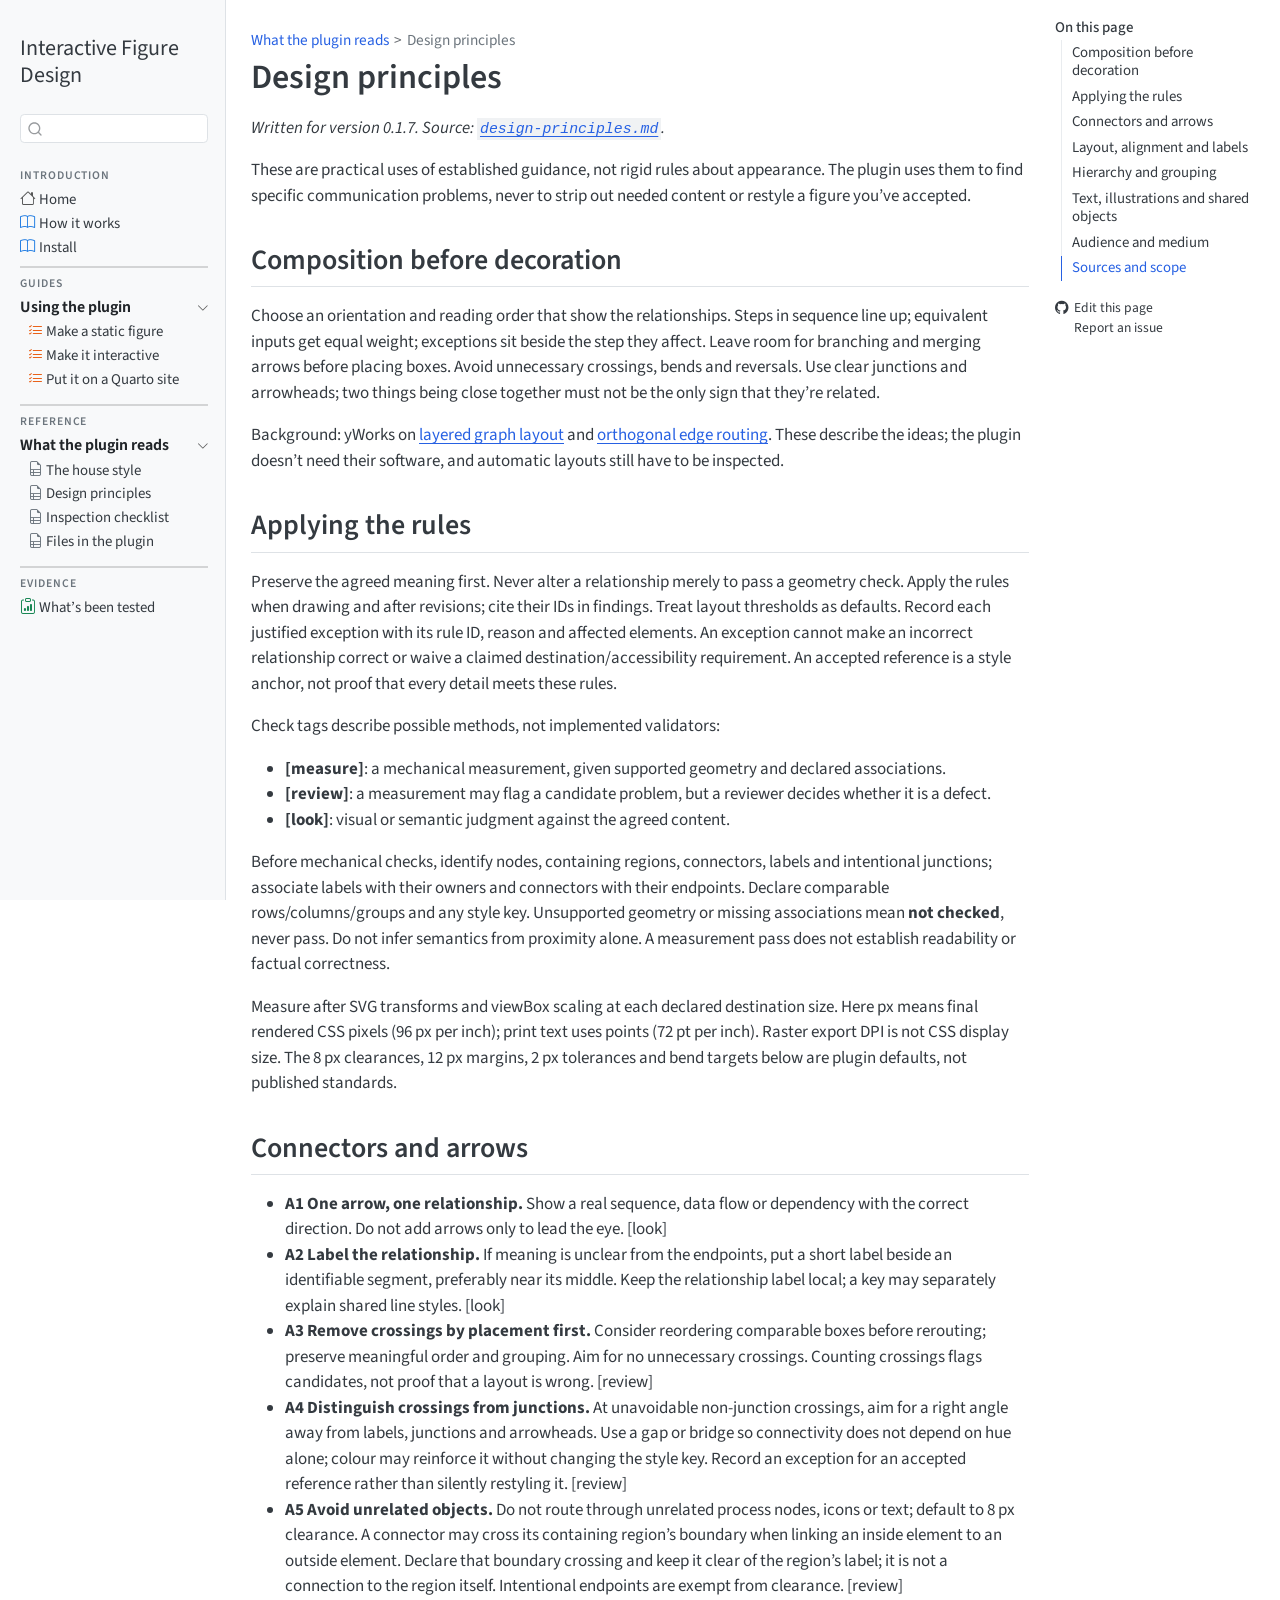
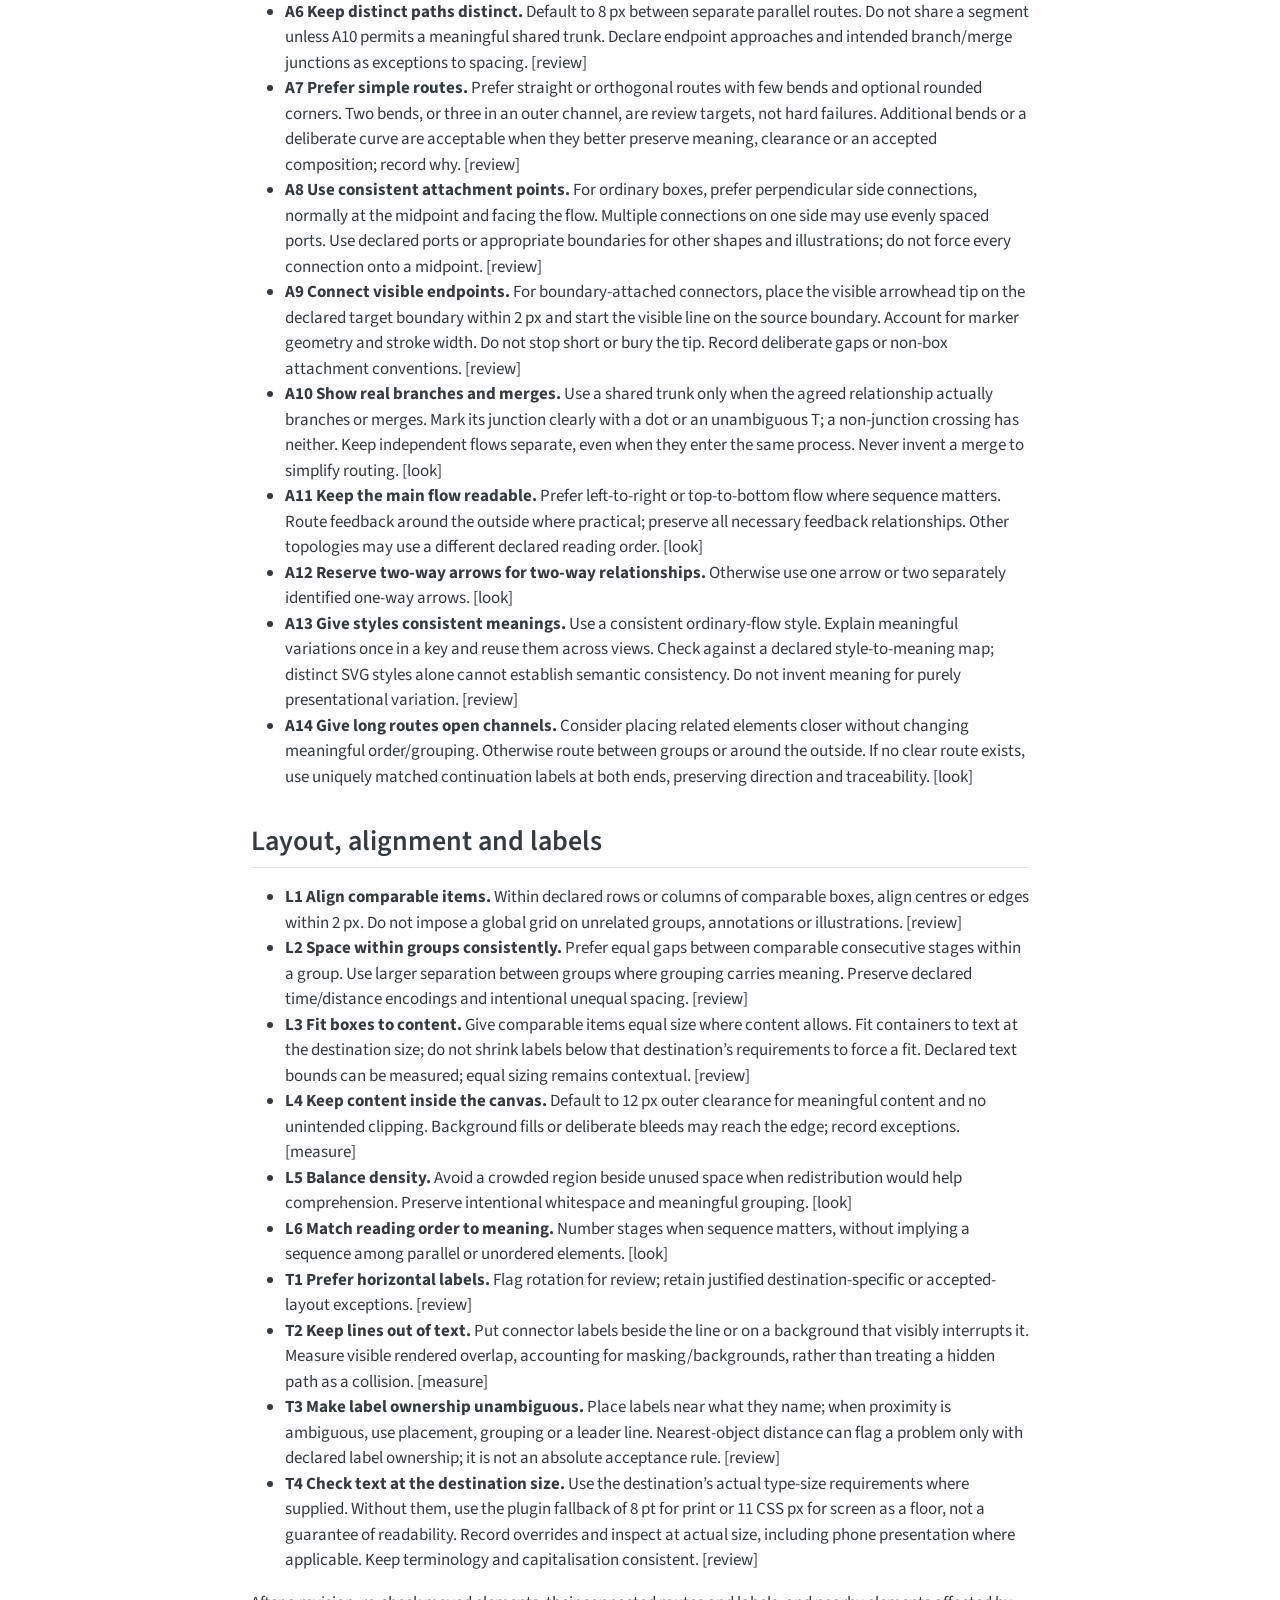
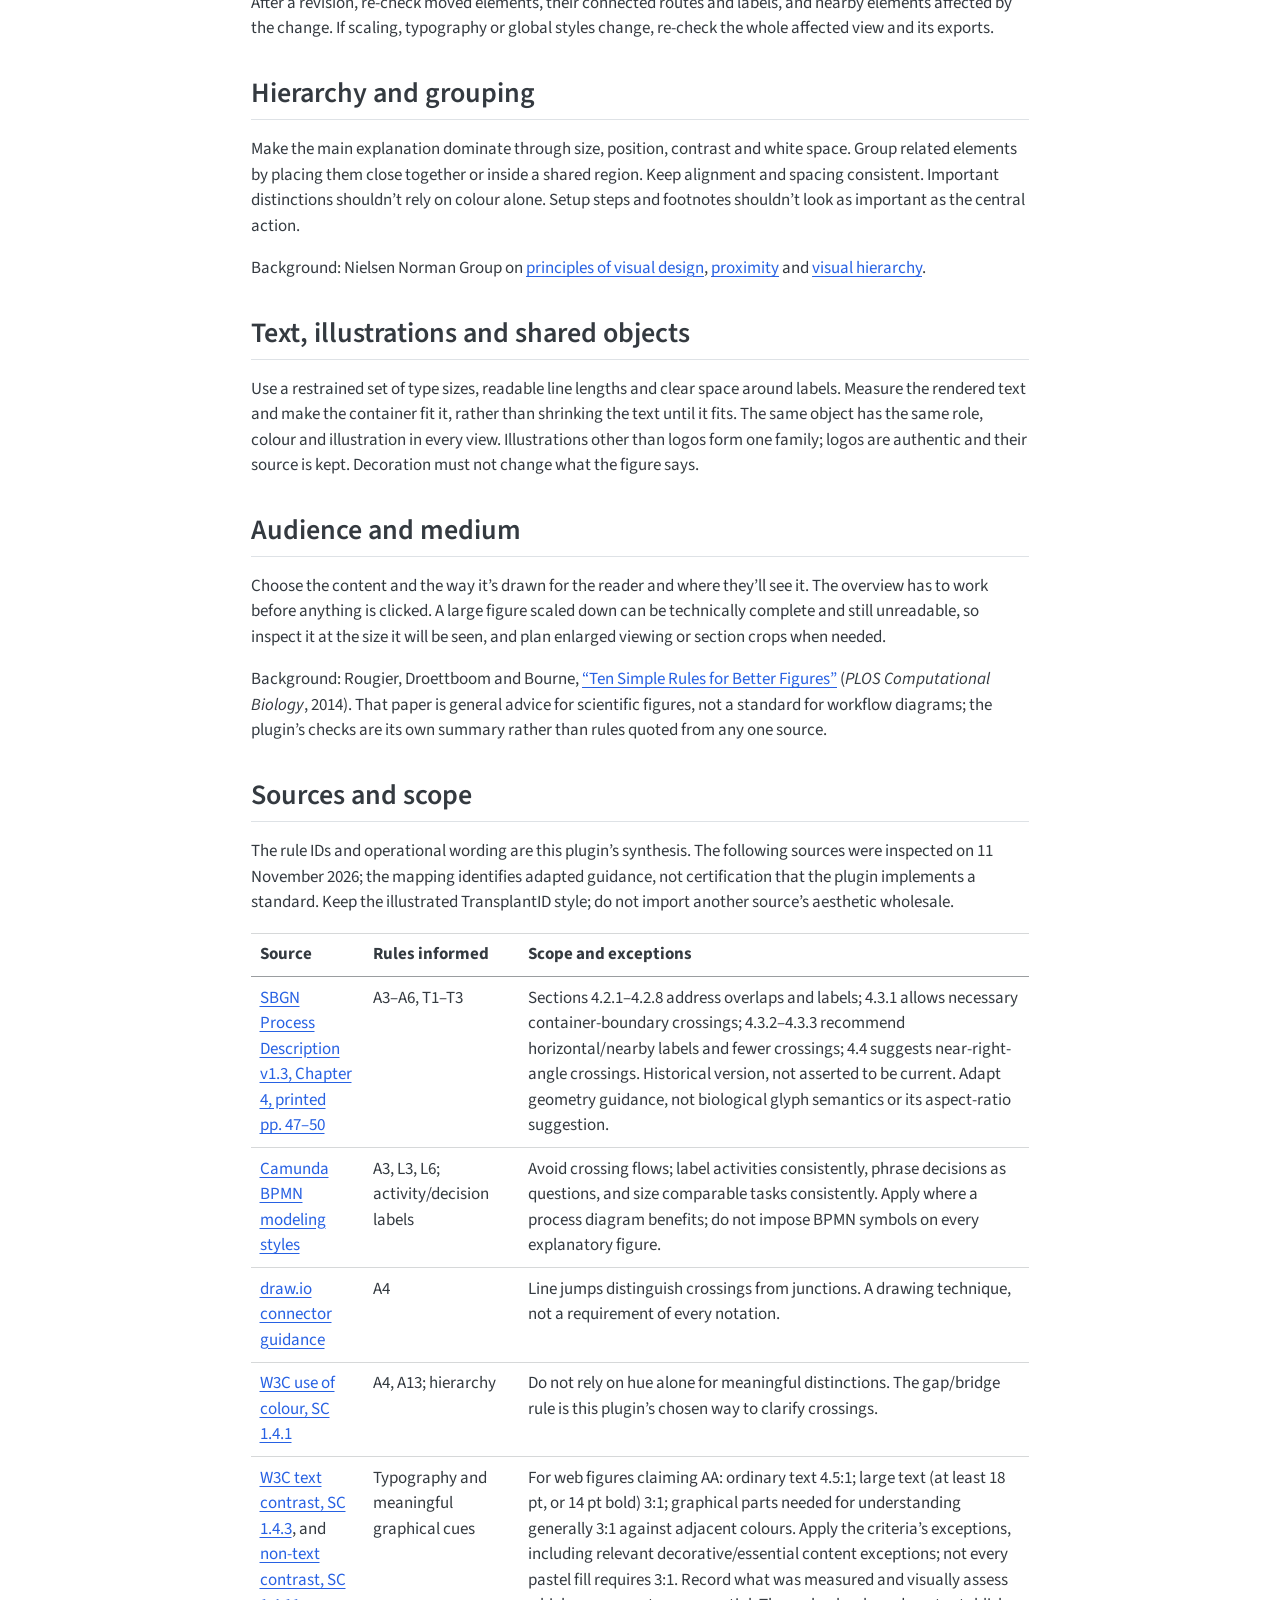
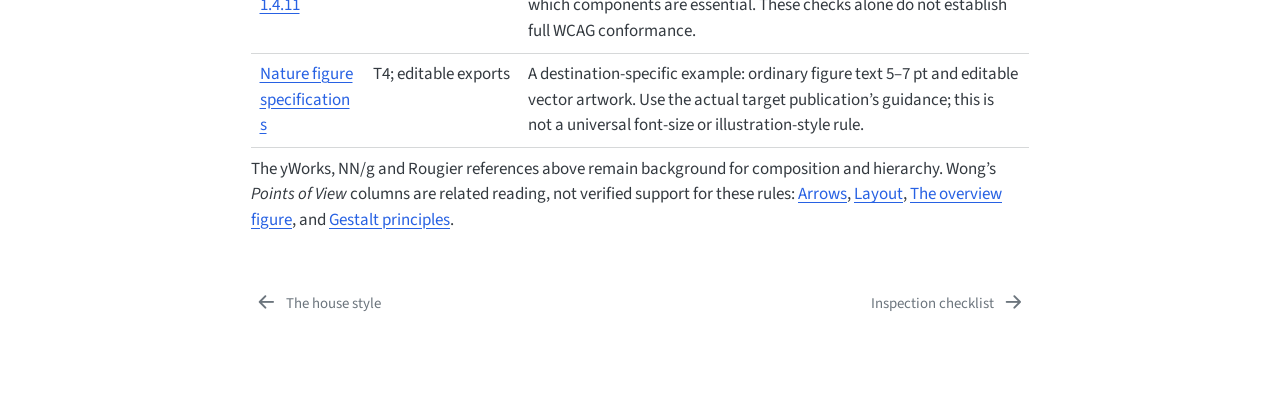
<file: reference/principles.html>
<!DOCTYPE html>
<html xmlns="http://www.w3.org/1999/xhtml" lang="en" xml:lang="en"><head>

<meta charset="utf-8">
<meta name="generator" content="quarto-1.12.1">

<meta name="viewport" content="width=device-width, initial-scale=1.0, user-scalable=yes">


<title>Design principles – Interactive Figure Design</title>
<style>
/* Default styles provided by pandoc.
** See https://pandoc.org/MANUAL.html#variables-for-html for config info.
*/
span.smallcaps{font-variant: small-caps;}
div.columns{display: flex; gap: 1.5em;}
div.column{flex: auto;}
@media screen {
div.columns{gap: min(4vw, 1.5em);}
div.column{overflow-x: auto;}
}
div.hanging-indent{margin-left: 1.5em; text-indent: -1.5em;}
ul.task-list{list-style: none;}
ul.task-list li input[type="checkbox"] {
  width: 0.8em;
  margin: 0 0.8em 0.2em -1em; /* quarto-specific, see https://github.com/quarto-dev/quarto-cli/issues/4556 */ 
  vertical-align: middle;
}
</style>


<script src="../site_libs/quarto-nav/quarto-nav.js"></script>
<script src="../site_libs/quarto-nav/headroom.min.js"></script>
<script src="../site_libs/clipboard/clipboard.min.js"></script>
<script src="../site_libs/quarto-search/autocomplete.umd.js"></script>
<script src="../site_libs/quarto-search/fuse.min.js"></script>
<script src="../site_libs/quarto-search/quarto-search.js"></script>
<meta name="quarto:offset" content="../">
<link href="../reference/checklist.html" rel="next">
<link href="../reference/style.html" rel="prev">
<script src="../site_libs/quarto-html/quarto.js" type="module"></script>
<script src="../site_libs/quarto-html/tabsets/tabsets.js" type="module"></script>
<script src="../site_libs/quarto-html/scrollable-regions/scrollable-regions.js" type="module"></script>
<script src="../site_libs/quarto-html/popper.min.js"></script>
<script src="../site_libs/quarto-html/tippy.umd.min.js"></script>
<script src="../site_libs/quarto-html/anchor.min.js"></script>
<link href="../site_libs/quarto-html/tippy.css" rel="stylesheet">
<link href="../site_libs/quarto-html/quarto-syntax-highlighting-6f4d992786adc40a866529610d8cdb02.css" rel="stylesheet" id="quarto-text-highlighting-styles">
<script src="../site_libs/bootstrap/bootstrap.min.js"></script>
<link href="../site_libs/bootstrap/bootstrap-icons.css" rel="stylesheet">
<link href="../site_libs/bootstrap/bootstrap-3d8ff1b8a8ddd1b55bd8ba3b1a228202.min.css" rel="stylesheet" append-hash="true" id="quarto-bootstrap" data-mode="light">
<script id="quarto-search-options" type="application/json">{
  "location": "sidebar",
  "copy-button": false,
  "collapse-after": 3,
  "panel-placement": "start",
  "type": "textbox",
  "limit": 50,
  "keyboard-shortcut": [
    "f",
    "/",
    "s"
  ],
  "show-item-context": false,
  "language": {
    "search-no-results-text": "No results",
    "search-matching-documents-text": "matching documents",
    "search-copy-link-title": "Copy link to search",
    "search-hide-matches-text": "Hide additional matches",
    "search-more-match-text": "more match in this document",
    "search-more-matches-text": "more matches in this document",
    "search-clear-button-title": "Clear",
    "search-text-placeholder": "",
    "search-detached-cancel-button-title": "Cancel",
    "search-submit-button-title": "Submit",
    "search-label": "Search"
  }
}</script>


<link rel="stylesheet" href="../styles.css">
</head>

<body class="nav-sidebar docked quarto-light"><a id="quarto-skip-link" class="visually-hidden-focusable" href="#quarto-document-content">Skip to main content</a>

<div id="quarto-search-results"></div>
  <header id="quarto-header" class="headroom fixed-top">
  <nav class="quarto-secondary-nav" aria-label="Toolbar">
    <div class="container-fluid d-flex">
      <button type="button" class="quarto-btn-toggle btn" data-bs-toggle="collapse" role="button" data-bs-target=".quarto-sidebar-collapse-item" aria-controls="quarto-sidebar" aria-expanded="false" aria-label="Toggle sidebar navigation" onclick="if (window.quartoToggleHeadroom) { window.quartoToggleHeadroom(); }">
        <i class="bi bi-layout-text-sidebar-reverse"></i>
      </button>
        <nav class="quarto-page-breadcrumbs" aria-label="Breadcrumbs"><ol class="breadcrumb"><li class="breadcrumb-item"><a href="../reference/style.html">What the plugin reads</a></li><li class="breadcrumb-item"><a href="../reference/principles.html">Design principles</a></li></ol></nav>
        <a class="flex-grow-1" data-bs-toggle="collapse" data-bs-target=".quarto-sidebar-collapse-item" onclick="if (window.quartoToggleHeadroom) { window.quartoToggleHeadroom(); }">      
        </a>
      <button type="button" class="btn quarto-search-button" aria-label="Search" onclick="window.quartoOpenSearch();">
        <i class="bi bi-search"></i>
      </button>
    </div>
  </nav>
</header>
<!-- content -->
<div id="quarto-content" class="quarto-container page-columns page-rows-contents page-layout-full">
<!-- sidebar -->
  <nav id="quarto-sidebar" class="sidebar collapse collapse-horizontal quarto-sidebar-collapse-item sidebar-navigation docked overflow-auto" aria-label="Site">
    <div class="pt-lg-2 mt-2 text-left sidebar-header">
    <div class="sidebar-title mb-0 py-0">
      <a href="../">Interactive Figure Design</a> 
    </div>
      </div>
        <div class="mt-2 flex-shrink-0 align-items-center">
        <div class="sidebar-search">
        <div id="quarto-search" class="" title="Search"></div>
        </div>
        </div>
    <div class="sidebar-menu-container"> 
    <ul class="list-unstyled mt-1">
        <li class="sidebar-item">
 <span class="menu-text">Introduction</span>
  </li>
        <li class="sidebar-item">
  <div class="sidebar-item-container"> 
  <a href="../index.html" class="sidebar-item-text sidebar-link"><i class="bi bi-house" role="img">
</i> 
 <span class="menu-text">Home</span></a>
  </div>
</li>
        <li class="sidebar-item">
  <div class="sidebar-item-container"> 
  <a href="../how-it-works.html" class="sidebar-item-text sidebar-link"><i class="bi bi-book" role="img">
</i> 
 <span class="menu-text">How it works</span></a>
  </div>
</li>
        <li class="sidebar-item">
  <div class="sidebar-item-container"> 
  <a href="../install.html" class="sidebar-item-text sidebar-link"><i class="bi bi-book" role="img">
</i> 
 <span class="menu-text">Install</span></a>
  </div>
</li>
        <li class="px-0"><hr class="sidebar-divider hi "></li>
        <li class="sidebar-item">
 <span class="menu-text">Guides</span>
  </li>
        <li class="sidebar-item sidebar-item-section">
      <div class="sidebar-item-container"> 
            <button type="button" class="sidebar-item-text sidebar-item-toggle sidebar-link text-start" data-bs-toggle="collapse" data-bs-target="#quarto-sidebar-section-1" aria-controls="quarto-sidebar-section-1" aria-expanded="true">
 <span class="menu-text" id="quarto-sidebar-section-1-label">Using the plugin</span><i class="bi bi-chevron-right" aria-hidden="true"></i></button>
      </div>
      <ul id="quarto-sidebar-section-1" aria-labelledby="quarto-sidebar-section-1-label" class="collapse list-unstyled sidebar-section depth1 show">  
          <li class="sidebar-item">
  <div class="sidebar-item-container"> 
  <a href="../using/static.html" class="sidebar-item-text sidebar-link"><i class="bi bi-list-check" role="img">
</i> 
 <span class="menu-text">Make a static figure</span></a>
  </div>
</li>
          <li class="sidebar-item">
  <div class="sidebar-item-container"> 
  <a href="../using/interactive.html" class="sidebar-item-text sidebar-link"><i class="bi bi-list-check" role="img">
</i> 
 <span class="menu-text">Make it interactive</span></a>
  </div>
</li>
          <li class="sidebar-item">
  <div class="sidebar-item-container"> 
  <a href="../using/quarto.html" class="sidebar-item-text sidebar-link"><i class="bi bi-list-check" role="img">
</i> 
 <span class="menu-text">Put it on a Quarto site</span></a>
  </div>
</li>
      </ul>
  </li>
        <li class="px-0"><hr class="sidebar-divider hi "></li>
        <li class="sidebar-item">
 <span class="menu-text">Reference</span>
  </li>
        <li class="sidebar-item sidebar-item-section">
      <div class="sidebar-item-container"> 
            <button type="button" class="sidebar-item-text sidebar-item-toggle sidebar-link text-start" data-bs-toggle="collapse" data-bs-target="#quarto-sidebar-section-2" aria-controls="quarto-sidebar-section-2" aria-expanded="true">
 <span class="menu-text" id="quarto-sidebar-section-2-label">What the plugin reads</span><i class="bi bi-chevron-right" aria-hidden="true"></i></button>
      </div>
      <ul id="quarto-sidebar-section-2" aria-labelledby="quarto-sidebar-section-2-label" class="collapse list-unstyled sidebar-section depth1 show">  
          <li class="sidebar-item">
  <div class="sidebar-item-container"> 
  <a href="../reference/style.html" class="sidebar-item-text sidebar-link"><i class="bi bi-file-earmark-ruled" role="img">
</i> 
 <span class="menu-text">The house style</span></a>
  </div>
</li>
          <li class="sidebar-item">
  <div class="sidebar-item-container"> 
  <a href="../reference/principles.html" class="sidebar-item-text sidebar-link active"><i class="bi bi-file-earmark-ruled" role="img">
</i> 
 <span class="menu-text">Design principles</span></a>
  </div>
</li>
          <li class="sidebar-item">
  <div class="sidebar-item-container"> 
  <a href="../reference/checklist.html" class="sidebar-item-text sidebar-link"><i class="bi bi-file-earmark-ruled" role="img">
</i> 
 <span class="menu-text">Inspection checklist</span></a>
  </div>
</li>
          <li class="sidebar-item">
  <div class="sidebar-item-container"> 
  <a href="../reference/files.html" class="sidebar-item-text sidebar-link"><i class="bi bi-file-earmark-ruled" role="img">
</i> 
 <span class="menu-text">Files in the plugin</span></a>
  </div>
</li>
      </ul>
  </li>
        <li class="px-0"><hr class="sidebar-divider hi "></li>
        <li class="sidebar-item">
 <span class="menu-text">Evidence</span>
  </li>
        <li class="sidebar-item">
  <div class="sidebar-item-container"> 
  <a href="../testing.html" class="sidebar-item-text sidebar-link"><i class="bi bi-clipboard-data" role="img">
</i> 
 <span class="menu-text">What’s been tested</span></a>
  </div>
</li>
    </ul>
    </div>
</nav>
<div id="quarto-sidebar-glass" class="quarto-sidebar-collapse-item" data-bs-toggle="collapse" data-bs-target=".quarto-sidebar-collapse-item"></div>
<!-- margin-sidebar -->
    <div id="quarto-margin-sidebar" class="sidebar margin-sidebar">
        <nav id="TOC" role="doc-toc" aria-labelledby="toc-title" class="toc-active">
    <h2 id="toc-title">On this page</h2>
   
  <ul>
  <li><a href="#composition-before-decoration" id="toc-composition-before-decoration" class="nav-link active" data-scroll-target="#composition-before-decoration">Composition before decoration</a></li>
  <li><a href="#applying-the-rules" id="toc-applying-the-rules" class="nav-link" data-scroll-target="#applying-the-rules">Applying the rules</a></li>
  <li><a href="#connectors-and-arrows" id="toc-connectors-and-arrows" class="nav-link" data-scroll-target="#connectors-and-arrows">Connectors and arrows</a></li>
  <li><a href="#layout-alignment-and-labels" id="toc-layout-alignment-and-labels" class="nav-link" data-scroll-target="#layout-alignment-and-labels">Layout, alignment and labels</a></li>
  <li><a href="#hierarchy-and-grouping" id="toc-hierarchy-and-grouping" class="nav-link" data-scroll-target="#hierarchy-and-grouping">Hierarchy and grouping</a></li>
  <li><a href="#text-illustrations-and-shared-objects" id="toc-text-illustrations-and-shared-objects" class="nav-link" data-scroll-target="#text-illustrations-and-shared-objects">Text, illustrations and shared objects</a></li>
  <li><a href="#audience-and-medium" id="toc-audience-and-medium" class="nav-link" data-scroll-target="#audience-and-medium">Audience and medium</a></li>
  <li><a href="#sources-and-scope" id="toc-sources-and-scope" class="nav-link" data-scroll-target="#sources-and-scope">Sources and scope</a></li>
  </ul>
<div class="toc-actions"><ul><li><a href="https://github.com/VagishHemmige/figure-design/edit/main/site/reference/principles.qmd" class="toc-action"><i class="bi bi-github"></i>Edit this page</a></li><li><a href="https://github.com/VagishHemmige/figure-design/issues/new" class="toc-action"><i class="bi empty"></i>Report an issue</a></li></ul></div></nav>
    </div>
<!-- main -->
<main class="content column-body" id="quarto-document-content" tabindex="-1">

<header id="title-block-header" class="quarto-title-block default"><nav class="quarto-page-breadcrumbs quarto-title-breadcrumbs d-none d-lg-block" aria-label="Breadcrumbs"><ol class="breadcrumb"><li class="breadcrumb-item"><a href="../reference/style.html">What the plugin reads</a></li><li class="breadcrumb-item"><a href="../reference/principles.html">Design principles</a></li></ol></nav>
<div class="quarto-title">
<h1 class="title">Design principles</h1>
</div>



<div class="quarto-title-meta column-body">

    
  
    
  </div>
  


</header>


<p><em>Written for version 0.1.7. Source: <a href="https://github.com/VagishHemmige/figure-design/blob/main/plugin/skills/figure-to-interactive/references/design-principles.md"><code>design-principles.md</code></a>.</em></p>
<p>These are practical uses of established guidance, not rigid rules about appearance. The plugin uses them to find specific communication problems, never to strip out needed content or restyle a figure you’ve accepted.</p>
<section id="composition-before-decoration" class="level2">
<h2 class="anchored" data-anchor-id="composition-before-decoration">Composition before decoration</h2>
<p>Choose an orientation and reading order that show the relationships. Steps in sequence line up; equivalent inputs get equal weight; exceptions sit beside the step they affect. Leave room for branching and merging arrows before placing boxes. Avoid unnecessary crossings, bends and reversals. Use clear junctions and arrowheads; two things being close together must not be the only sign that they’re related.</p>
<p>Background: yWorks on <a href="https://www.yworks.com/pages/layered-graph-layout.html">layered graph layout</a> and <a href="https://yed.yworks.com/support/manual/layout/router_orthogonal.html">orthogonal edge routing</a>. These describe the ideas; the plugin doesn’t need their software, and automatic layouts still have to be inspected.</p>
</section>
<section id="applying-the-rules" class="level2">
<h2 class="anchored" data-anchor-id="applying-the-rules">Applying the rules</h2>
<p>Preserve the agreed meaning first. Never alter a relationship merely to pass a geometry check. Apply the rules when drawing and after revisions; cite their IDs in findings. Treat layout thresholds as defaults. Record each justified exception with its rule ID, reason and affected elements. An exception cannot make an incorrect relationship correct or waive a claimed destination/accessibility requirement. An accepted reference is a style anchor, not proof that every detail meets these rules.</p>
<p>Check tags describe possible methods, not implemented validators:</p>
<ul>
<li><strong>[measure]</strong>: a mechanical measurement, given supported geometry and declared associations.</li>
<li><strong>[review]</strong>: a measurement may flag a candidate problem, but a reviewer decides whether it is a defect.</li>
<li><strong>[look]</strong>: visual or semantic judgment against the agreed content.</li>
</ul>
<p>Before mechanical checks, identify nodes, containing regions, connectors, labels and intentional junctions; associate labels with their owners and connectors with their endpoints. Declare comparable rows/columns/groups and any style key. Unsupported geometry or missing associations mean <strong>not checked</strong>, never pass. Do not infer semantics from proximity alone. A measurement pass does not establish readability or factual correctness.</p>
<p>Measure after SVG transforms and viewBox scaling at each declared destination size. Here px means final rendered CSS pixels (96 px per inch); print text uses points (72 pt per inch). Raster export DPI is not CSS display size. The 8 px clearances, 12 px margins, 2 px tolerances and bend targets below are plugin defaults, not published standards.</p>
</section>
<section id="connectors-and-arrows" class="level2">
<h2 class="anchored" data-anchor-id="connectors-and-arrows">Connectors and arrows</h2>
<ul>
<li><strong>A1 One arrow, one relationship.</strong> Show a real sequence, data flow or dependency with the correct direction. Do not add arrows only to lead the eye. [look]</li>
<li><strong>A2 Label the relationship.</strong> If meaning is unclear from the endpoints, put a short label beside an identifiable segment, preferably near its middle. Keep the relationship label local; a key may separately explain shared line styles. [look]</li>
<li><strong>A3 Remove crossings by placement first.</strong> Consider reordering comparable boxes before rerouting; preserve meaningful order and grouping. Aim for no unnecessary crossings. Counting crossings flags candidates, not proof that a layout is wrong. [review]</li>
<li><strong>A4 Distinguish crossings from junctions.</strong> At unavoidable non-junction crossings, aim for a right angle away from labels, junctions and arrowheads. Use a gap or bridge so connectivity does not depend on hue alone; colour may reinforce it without changing the style key. Record an exception for an accepted reference rather than silently restyling it. [review]</li>
<li><strong>A5 Avoid unrelated objects.</strong> Do not route through unrelated process nodes, icons or text; default to 8 px clearance. A connector may cross its containing region’s boundary when linking an inside element to an outside element. Declare that boundary crossing and keep it clear of the region’s label; it is not a connection to the region itself. Intentional endpoints are exempt from clearance. [review]</li>
<li><strong>A6 Keep distinct paths distinct.</strong> Default to 8 px between separate parallel routes. Do not share a segment unless A10 permits a meaningful shared trunk. Declare endpoint approaches and intended branch/merge junctions as exceptions to spacing. [review]</li>
<li><strong>A7 Prefer simple routes.</strong> Prefer straight or orthogonal routes with few bends and optional rounded corners. Two bends, or three in an outer channel, are review targets, not hard failures. Additional bends or a deliberate curve are acceptable when they better preserve meaning, clearance or an accepted composition; record why. [review]</li>
<li><strong>A8 Use consistent attachment points.</strong> For ordinary boxes, prefer perpendicular side connections, normally at the midpoint and facing the flow. Multiple connections on one side may use evenly spaced ports. Use declared ports or appropriate boundaries for other shapes and illustrations; do not force every connection onto a midpoint. [review]</li>
<li><strong>A9 Connect visible endpoints.</strong> For boundary-attached connectors, place the visible arrowhead tip on the declared target boundary within 2 px and start the visible line on the source boundary. Account for marker geometry and stroke width. Do not stop short or bury the tip. Record deliberate gaps or non-box attachment conventions. [review]</li>
<li><strong>A10 Show real branches and merges.</strong> Use a shared trunk only when the agreed relationship actually branches or merges. Mark its junction clearly with a dot or an unambiguous T; a non-junction crossing has neither. Keep independent flows separate, even when they enter the same process. Never invent a merge to simplify routing. [look]</li>
<li><strong>A11 Keep the main flow readable.</strong> Prefer left-to-right or top-to-bottom flow where sequence matters. Route feedback around the outside where practical; preserve all necessary feedback relationships. Other topologies may use a different declared reading order. [look]</li>
<li><strong>A12 Reserve two-way arrows for two-way relationships.</strong> Otherwise use one arrow or two separately identified one-way arrows. [look]</li>
<li><strong>A13 Give styles consistent meanings.</strong> Use a consistent ordinary-flow style. Explain meaningful variations once in a key and reuse them across views. Check against a declared style-to-meaning map; distinct SVG styles alone cannot establish semantic consistency. Do not invent meaning for purely presentational variation. [review]</li>
<li><strong>A14 Give long routes open channels.</strong> Consider placing related elements closer without changing meaningful order/grouping. Otherwise route between groups or around the outside. If no clear route exists, use uniquely matched continuation labels at both ends, preserving direction and traceability. [look]</li>
</ul>
</section>
<section id="layout-alignment-and-labels" class="level2">
<h2 class="anchored" data-anchor-id="layout-alignment-and-labels">Layout, alignment and labels</h2>
<ul>
<li><strong>L1 Align comparable items.</strong> Within declared rows or columns of comparable boxes, align centres or edges within 2 px. Do not impose a global grid on unrelated groups, annotations or illustrations. [review]</li>
<li><strong>L2 Space within groups consistently.</strong> Prefer equal gaps between comparable consecutive stages within a group. Use larger separation between groups where grouping carries meaning. Preserve declared time/distance encodings and intentional unequal spacing. [review]</li>
<li><strong>L3 Fit boxes to content.</strong> Give comparable items equal size where content allows. Fit containers to text at the destination size; do not shrink labels below that destination’s requirements to force a fit. Declared text bounds can be measured; equal sizing remains contextual. [review]</li>
<li><strong>L4 Keep content inside the canvas.</strong> Default to 12 px outer clearance for meaningful content and no unintended clipping. Background fills or deliberate bleeds may reach the edge; record exceptions. [measure]</li>
<li><strong>L5 Balance density.</strong> Avoid a crowded region beside unused space when redistribution would help comprehension. Preserve intentional whitespace and meaningful grouping. [look]</li>
<li><strong>L6 Match reading order to meaning.</strong> Number stages when sequence matters, without implying a sequence among parallel or unordered elements. [look]</li>
<li><strong>T1 Prefer horizontal labels.</strong> Flag rotation for review; retain justified destination-specific or accepted-layout exceptions. [review]</li>
<li><strong>T2 Keep lines out of text.</strong> Put connector labels beside the line or on a background that visibly interrupts it. Measure visible rendered overlap, accounting for masking/backgrounds, rather than treating a hidden path as a collision. [measure]</li>
<li><strong>T3 Make label ownership unambiguous.</strong> Place labels near what they name; when proximity is ambiguous, use placement, grouping or a leader line. Nearest-object distance can flag a problem only with declared label ownership; it is not an absolute acceptance rule. [review]</li>
<li><strong>T4 Check text at the destination size.</strong> Use the destination’s actual type-size requirements where supplied. Without them, use the plugin fallback of 8 pt for print or 11 CSS px for screen as a floor, not a guarantee of readability. Record overrides and inspect at actual size, including phone presentation where applicable. Keep terminology and capitalisation consistent. [review]</li>
</ul>
<p>After a revision, re-check moved elements, their connected routes and labels, and nearby elements affected by the change. If scaling, typography or global styles change, re-check the whole affected view and its exports.</p>
</section>
<section id="hierarchy-and-grouping" class="level2">
<h2 class="anchored" data-anchor-id="hierarchy-and-grouping">Hierarchy and grouping</h2>
<p>Make the main explanation dominate through size, position, contrast and white space. Group related elements by placing them close together or inside a shared region. Keep alignment and spacing consistent. Important distinctions shouldn’t rely on colour alone. Setup steps and footnotes shouldn’t look as important as the central action.</p>
<p>Background: Nielsen Norman Group on <a href="https://media.nngroup.com/media/articles/attachments/Principles_Visual_Design-A4.pdf">principles of visual design</a>, <a href="https://www.nngroup.com/articles/gestalt-proximity/">proximity</a> and <a href="https://www.nngroup.com/articles/visual-hierarchy-ux-definition/">visual hierarchy</a>.</p>
</section>
<section id="text-illustrations-and-shared-objects" class="level2">
<h2 class="anchored" data-anchor-id="text-illustrations-and-shared-objects">Text, illustrations and shared objects</h2>
<p>Use a restrained set of type sizes, readable line lengths and clear space around labels. Measure the rendered text and make the container fit it, rather than shrinking the text until it fits. The same object has the same role, colour and illustration in every view. Illustrations other than logos form one family; logos are authentic and their source is kept. Decoration must not change what the figure says.</p>
</section>
<section id="audience-and-medium" class="level2">
<h2 class="anchored" data-anchor-id="audience-and-medium">Audience and medium</h2>
<p>Choose the content and the way it’s drawn for the reader and where they’ll see it. The overview has to work before anything is clicked. A large figure scaled down can be technically complete and still unreadable, so inspect it at the size it will be seen, and plan enlarged viewing or section crops when needed.</p>
<p>Background: Rougier, Droettboom and Bourne, <a href="https://journals.plos.org/ploscompbiol/article?id=10.1371/journal.pcbi.1003833">“Ten Simple Rules for Better Figures”</a> (<em>PLOS Computational Biology</em>, 2014). That paper is general advice for scientific figures, not a standard for workflow diagrams; the plugin’s checks are its own summary rather than rules quoted from any one source.</p>
</section>
<section id="sources-and-scope" class="level2">
<h2 class="anchored" data-anchor-id="sources-and-scope">Sources and scope</h2>
<p>The rule IDs and operational wording are this plugin’s synthesis. The following sources were inspected on 11 November 2026; the mapping identifies adapted guidance, not certification that the plugin implements a standard. Keep the illustrated TransplantID style; do not import another source’s aesthetic wholesale.</p>
<table class="caption-top table">
<thead>
<tr class="header">
<th>Source</th>
<th>Rules informed</th>
<th>Scope and exceptions</th>
</tr>
</thead>
<tbody>
<tr class="odd">
<td><a href="https://sbgn.github.io/sbgn/downloads/proposals/PD_L1V3.pdf">SBGN Process Description v1.3, Chapter 4, printed pp.&nbsp;47–50</a></td>
<td>A3–A6, T1–T3</td>
<td>Sections 4.2.1–4.2.8 address overlaps and labels; 4.3.1 allows necessary container-boundary crossings; 4.3.2–4.3.3 recommend horizontal/nearby labels and fewer crossings; 4.4 suggests near-right-angle crossings. Historical version, not asserted to be current. Adapt geometry guidance, not biological glyph semantics or its aspect-ratio suggestion.</td>
</tr>
<tr class="even">
<td><a href="https://camunda.com/bpmn/examples/">Camunda BPMN modeling styles</a></td>
<td>A3, L3, L6; activity/decision labels</td>
<td>Avoid crossing flows; label activities consistently, phrase decisions as questions, and size comparable tasks consistently. Apply where a process diagram benefits; do not impose BPMN symbols on every explanatory figure.</td>
</tr>
<tr class="odd">
<td><a href="https://drawio-app.com/blog/connector-styles-and-animations-in-draw-io/">draw.io connector guidance</a></td>
<td>A4</td>
<td>Line jumps distinguish crossings from junctions. A drawing technique, not a requirement of every notation.</td>
</tr>
<tr class="even">
<td><a href="https://www.w3.org/WAI/WCAG22/Understanding/use-of-color.html">W3C use of colour, SC 1.4.1</a></td>
<td>A4, A13; hierarchy</td>
<td>Do not rely on hue alone for meaningful distinctions. The gap/bridge rule is this plugin’s chosen way to clarify crossings.</td>
</tr>
<tr class="odd">
<td><a href="https://www.w3.org/WAI/WCAG22/Understanding/contrast-minimum.html">W3C text contrast, SC 1.4.3</a>, and <a href="https://www.w3.org/WAI/WCAG22/Understanding/non-text-contrast">non-text contrast, SC 1.4.11</a></td>
<td>Typography and meaningful graphical cues</td>
<td>For web figures claiming AA: ordinary text 4.5:1; large text (at least 18 pt, or 14 pt bold) 3:1; graphical parts needed for understanding generally 3:1 against adjacent colours. Apply the criteria’s exceptions, including relevant decorative/essential content exceptions; not every pastel fill requires 3:1. Record what was measured and visually assess which components are essential. These checks alone do not establish full WCAG conformance.</td>
</tr>
<tr class="even">
<td><a href="https://research-figure-guide.nature.com/figures/preparing-figures-our-specifications/">Nature figure specifications</a></td>
<td>T4; editable exports</td>
<td>A destination-specific example: ordinary figure text 5–7 pt and editable vector artwork. Use the actual target publication’s guidance; this is not a universal font-size or illustration-style rule.</td>
</tr>
</tbody>
</table>
<p>The yWorks, NN/g and Rougier references above remain background for composition and hierarchy. Wong’s <em>Points of View</em> columns are related reading, not verified support for these rules: <a href="https://doi.org/10.1038/nmeth.1676">Arrows</a>, <a href="https://doi.org/10.1038/nmeth.1711">Layout</a>, <a href="https://doi.org/10.1038/nmeth0511-365">The overview figure</a>, and <a href="https://doi.org/10.1038/nmeth1110-863">Gestalt principles</a>.</p>


</section>

</main> <!-- /main -->
<script id="quarto-html-after-body" type="application/javascript">
  window.document.addEventListener("DOMContentLoaded", function (event) {
    const icon = "";
    const anchorJS = new window.AnchorJS();
    anchorJS.options = {
      placement: 'right',
      icon: icon
    };
    anchorJS.add('.anchored');
    const isCodeAnnotation = (el) => {
      for (const clz of el.classList) {
        if (clz.startsWith('code-annotation-')) {                     
          return true;
        }
      }
      return false;
    }
    const onCopySuccess = function(e) {
      // button target
      const button = e.trigger;
      // don't keep focus
      button.blur();
      // flash "checked"
      button.classList.add('code-copy-button-checked');
      var currentTitle = button.getAttribute("title");
      button.setAttribute("title", "Copied!");
      let tooltip;
      if (window.bootstrap) {
        button.setAttribute("data-bs-toggle", "tooltip");
        button.setAttribute("data-bs-placement", "left");
        button.setAttribute("data-bs-title", "Copied!");
        tooltip = new bootstrap.Tooltip(button, 
          { trigger: "manual", 
            customClass: "code-copy-button-tooltip",
            offset: [0, -8]});
        tooltip.show();    
      }
      setTimeout(function() {
        if (tooltip) {
          tooltip.hide();
          button.removeAttribute("data-bs-title");
          button.removeAttribute("data-bs-toggle");
          button.removeAttribute("data-bs-placement");
        }
        button.setAttribute("title", currentTitle);
        button.classList.remove('code-copy-button-checked');
      }, 1000);
      // clear code selection
      e.clearSelection();
    }
    const getTextToCopy = function(trigger) {
      const outerScaffold = trigger.parentElement.cloneNode(true);
      const codeEl = outerScaffold.querySelector('code');
      for (const childEl of codeEl.children) {
        if (isCodeAnnotation(childEl)) {
          childEl.remove();
        }
      }
      return codeEl.innerText;
    }
    const clipboard = new window.ClipboardJS('.code-copy-button:not([data-in-quarto-modal])', {
      text: getTextToCopy
    });
    clipboard.on('success', onCopySuccess);
    if (window.document.getElementById('quarto-embedded-source-code-modal')) {
      const clipboardModal = new window.ClipboardJS('.code-copy-button[data-in-quarto-modal]', {
        text: getTextToCopy,
        container: window.document.getElementById('quarto-embedded-source-code-modal')
      });
      clipboardModal.on('success', onCopySuccess);
    }
      var localhostRegex = new RegExp(/^(?:http|https):\/\/localhost\:?[0-9]*\//);
      var mailtoRegex = new RegExp(/^mailto:/);
        var filterRegex = new RegExp("https:\/\/vagishhemmige\.github\.io\/figure-design");
      const newWindowLabel = "(opens in a new tab)";
      const newWindowNoteId = "quarto-ext-newwindow-label";
      // Links reference one hidden label through aria-describedby, so the
      // announcement never changes their accessible name.
      var describeNewWindow = (link) => {
        if (!window.document.getElementById(newWindowNoteId)) {
          var newWindowNote = window.document.createElement("span");
          newWindowNote.id = newWindowNoteId;
          newWindowNote.hidden = true;
          newWindowNote.textContent = newWindowLabel;
          window.document.body.appendChild(newWindowNote);
        }
        var describedBy = (link.getAttribute("aria-describedby") || "").split(/\s+/).filter(Boolean);
        if (!describedBy.includes(newWindowNoteId)) {
          describedBy.push(newWindowNoteId);
          link.setAttribute("aria-describedby", describedBy.join(" "));
        }
      }
      var opensNewContext = (link) => {
        var target = (link.getAttribute("target") || "").toLowerCase();
        return target !== "" && !["_self", "_parent", "_top"].includes(target);
      }
      var isInternal = (href) => {
          return filterRegex.test(href) || localhostRegex.test(href) || mailtoRegex.test(href);
      }
      // Inspect non-navigation links and adorn them if external
      window.quartoDecorateExternalLinks = function (root) {
     var links = (root || window.document).querySelectorAll('a[href]:not(.nav-link):not(.navbar-brand):not(.toc-action):not(.sidebar-link):not(.sidebar-item-toggle):not(.pagination-link):not(.no-external):not([aria-hidden]):not(.dropdown-item):not(.quarto-navigation-tool):not(.about-link)');
      for (var i=0; i<links.length; i++) {
        const link = links[i];
        if (!isInternal(link.href)) {
          // undo the damage that might have been done by quarto-nav.js in the case of
          // links that we want to consider external
          if (link.dataset.originalHref !== undefined) {
            link.href = link.dataset.originalHref;
          }
          if (!link.classList.contains('no-external-icon')) {
          }
        }
        if (opensNewContext(link)) {
          describeNewWindow(link);
        }
      }
      };
      window.quartoDecorateExternalLinks(window.document);
    // Esc closes the popup (WCAG 1.4.13) and focus leaving both trigger and
    // popup closes it (WCAG 2.4.11); tippy handles neither for interactive popups.
    const hideOnEscAndFocusOut = {
      name: 'hideOnEscAndFocusOut',
      defaultValue: true,
      fn(instance) {
        const dismiss = () => {
          // A show scheduled by the trigger delay would otherwise reopen it
          instance.clearDelayTimeouts();
          instance.hide();
        };
        const onKeyDown = (event) => {
          if (event.key !== 'Escape') {
            return;
          }
          // Keep Esc from also reaching page handlers (e.g. reveal.js overview),
          // except an open reveal.js slide menu, which Esc should close too.
          // The menu handles keys only when its keyboard option is on.
          const menuHandlesEsc = window.Reveal?.getPlugin?.('menu')?.isOpen() &&
            window.Reveal.getConfig().menu?.keyboard !== false;
          if (!menuHandlesEsc) {
            event.stopPropagation();
          }
          if (instance.popper.contains(window.document.activeElement)) {
            // Disabled while refocusing so the focus trigger does not reopen it
            instance.disable();
            instance.reference.focus();
            instance.enable();
          }
          dismiss();
        };
        const onFocusOut = (event) => {
          const target = event.relatedTarget;
          if (target && !instance.reference.contains(target) &&
              !instance.popper.contains(target)) {
            dismiss();
          }
        };
        // On the trigger too: a click trigger (code-annotations: select) has no
        // blur handling. Attached for the instance's lifetime so leaving the
        // trigger also cancels a show still pending on the trigger delay.
        instance.reference.addEventListener('focusout', onFocusOut);
        return {
          onShow() {
            window.document.addEventListener('keydown', onKeyDown, true);
            instance.popper.addEventListener('focusout', onFocusOut);
          },
          onHide() {
            window.document.removeEventListener('keydown', onKeyDown, true);
            instance.popper.removeEventListener('focusout', onFocusOut);
          },
          onDestroy() {
            instance.reference.removeEventListener('focusout', onFocusOut);
          },
        };
      },
    };
    function tippyHover(el, contentFn, onTriggerFn, onUntriggerFn) {
      const config = {
        allowHTML: true,
        maxWidth: 500,
        delay: 100,
        arrow: false,
        appendTo: function(el) {
            return el.parentElement;
        },
        interactive: true,
        interactiveBorder: 10,
        theme: 'quarto',
        placement: 'bottom-start',
        plugins: [hideOnEscAndFocusOut],
      };
      if (contentFn) {
        config.content = contentFn;
      }
      if (onTriggerFn) {
        config.onTrigger = onTriggerFn;
      }
      if (onUntriggerFn) {
        config.onUntrigger = onUntriggerFn;
      }
      window.tippy(el, config); 
    }
    const noterefs = window.document.querySelectorAll('a[role="doc-noteref"]');
    for (var i=0; i<noterefs.length; i++) {
      const ref = noterefs[i];
      tippyHover(ref, function() {
        // use id or data attribute instead here
        let href = ref.getAttribute('data-footnote-href') || ref.getAttribute('href');
        try { href = new URL(href).hash; } catch {}
        const id = href.replace(/^#\/?/, "");
        const note = window.document.getElementById(id);
        if (note) {
          return note.innerHTML;
        } else {
          return "";
        }
      });
    }
    const xrefs = window.document.querySelectorAll('a.quarto-xref');
    const processXRef = (id, note) => {
      // Strip column container classes
      const stripColumnClz = (el) => {
        el.classList.remove("page-full", "page-columns");
        if (el.children) {
          for (const child of el.children) {
            stripColumnClz(child);
          }
        }
      }
      stripColumnClz(note)
      if (id === null || id.startsWith('sec-')) {
        // Special case sections, only their first couple elements
        const container = document.createElement("div");
        if (note.children && note.children.length > 2) {
          container.appendChild(note.children[0].cloneNode(true));
          for (let i = 1; i < note.children.length; i++) {
            const child = note.children[i];
            if (child.tagName === "P" && child.innerText === "") {
              continue;
            } else {
              container.appendChild(child.cloneNode(true));
              break;
            }
          }
          if (window.Quarto?.typesetMath) {
            window.Quarto.typesetMath(container);
          }
          return container.innerHTML
        } else {
          if (window.Quarto?.typesetMath) {
            window.Quarto.typesetMath(note);
          }
          return note.innerHTML;
        }
      } else {
        // Remove any anchor links if they are present
        const anchorLink = note.querySelector('a.anchorjs-link');
        if (anchorLink) {
          anchorLink.remove();
        }
        if (window.Quarto?.typesetMath) {
          window.Quarto.typesetMath(note);
        }
        if (note.classList.contains("callout")) {
          return note.outerHTML;
        } else {
          return note.innerHTML;
        }
      }
    }
    for (var i=0; i<xrefs.length; i++) {
      const xref = xrefs[i];
      tippyHover(xref, undefined, function(instance) {
        instance.disable();
        let url = xref.getAttribute('href');
        let hash = undefined; 
        if (url.startsWith('#')) {
          hash = url;
        } else {
          try { hash = new URL(url).hash; } catch {}
        }
        if (hash) {
          const id = hash.replace(/^#\/?/, "");
          const note = window.document.getElementById(id);
          if (note !== null) {
            try {
              const html = processXRef(id, note.cloneNode(true));
              instance.setContent(html);
            } finally {
              instance.enable();
              instance.show();
            }
          } else {
            // See if we can fetch this
            fetch(url.split('#')[0])
            .then(res => res.text())
            .then(html => {
              const parser = new DOMParser();
              const htmlDoc = parser.parseFromString(html, "text/html");
              const note = htmlDoc.getElementById(id);
              if (note !== null) {
                const html = processXRef(id, note);
                instance.setContent(html);
              } 
            }).finally(() => {
              instance.enable();
              instance.show();
            });
          }
        } else {
          // See if we can fetch a full url (with no hash to target)
          // This is a special case and we should probably do some content thinning / targeting
          fetch(url)
          .then(res => res.text())
          .then(html => {
            const parser = new DOMParser();
            const htmlDoc = parser.parseFromString(html, "text/html");
            const note = htmlDoc.querySelector('main.content');
            if (note !== null) {
              // This should only happen for chapter cross references
              // (since there is no id in the URL)
              // remove the first header
              if (note.children.length > 0 && note.children[0].tagName === "HEADER") {
                note.children[0].remove();
              }
              const html = processXRef(null, note);
              instance.setContent(html);
            } 
          }).finally(() => {
            instance.enable();
            instance.show();
          });
        }
      }, function(instance) {
      });
    }
        let selectedAnnoteEl;
        const selectorForAnnotation = ( cell, annotation) => {
          let cellAttr = 'data-code-cell="' + cell + '"';
          let lineAttr = 'data-code-annotation="' +  annotation + '"';
          const selector = 'span[' + cellAttr + '][' + lineAttr + ']';
          return selector;
        }
        const selectCodeLines = (annoteEl) => {
          const doc = window.document;
          const targetCell = annoteEl.getAttribute("data-target-cell");
          const targetAnnotation = annoteEl.getAttribute("data-target-annotation");
          const annoteSpan = window.document.querySelector(selectorForAnnotation(targetCell, targetAnnotation));
          const lines = annoteSpan.getAttribute("data-code-lines").split(",");
          const lineIds = lines.map((line) => {
            return targetCell + "-" + line;
          })
          // Each band is positioned against its own containing block, which is
          // not the offsetParent of the lines, so place it from client rects.
          const placeBand = (band, firstEl, lastEl, codeBlock) => {
            const container = band.offsetParent;
            if (container === null) {
              return;
            }
            const containerRect = container.getBoundingClientRect();
            // Reveal.js scales slides with a transform, so convert client
            // pixels back to the CSS pixels of the container.
            const scale = containerRect.height / container.offsetHeight || 1;
            const firstRect = firstEl.getBoundingClientRect();
            const lastRect = lastEl.getBoundingClientRect();
            const top = (firstRect.top - containerRect.top) / scale - container.clientTop + container.scrollTop;
            const height = (lastRect.bottom - firstRect.top) / scale;
            band.style.top = top - 2 + "px";
            band.style.height = height + 4 + "px";
            if (codeBlock) {
              // Without the copy button wrapper, the containing block is wider
              // than the code block, so span the code block explicitly.
              const blockRect = codeBlock.getBoundingClientRect();
              band.style.left = (blockRect.left - containerRect.left) / scale - container.clientLeft + container.scrollLeft + "px";
              band.style.width = blockRect.width / scale + "px";
            }
          };
          if (lineIds.length > 0) {
            const el = window.document.getElementById(lineIds[0]);
            const lastEl = window.document.getElementById(lineIds[lineIds.length - 1]);
            const parent = el.parentElement.parentElement;
            // cook up a div (if necessary) and position it
            let div = window.document.getElementById("code-annotation-line-highlight");
            if (div === null) {
              div = window.document.createElement("div");
              div.setAttribute("id", "code-annotation-line-highlight");
              div.style.position = 'absolute';
              parent.appendChild(div);
            }
            placeBand(div, el, lastEl, parent.closest("div.sourceCode") || parent);
            let gutterDiv = window.document.getElementById("code-annotation-line-highlight-gutter");
            if (gutterDiv === null) {
              gutterDiv = window.document.createElement("div");
              gutterDiv.setAttribute("id", "code-annotation-line-highlight-gutter");
              gutterDiv.style.position = 'absolute';
              const codeCell = window.document.getElementById(targetCell);
              const gutter = codeCell.querySelector('.code-annotation-gutter');
              gutter.appendChild(gutterDiv);
            }
            placeBand(gutterDiv, el, lastEl);
            selectedAnnoteEl = annoteEl;
          }
        };
        const unselectCodeLines = () => {
          const elementsIds = ["code-annotation-line-highlight", "code-annotation-line-highlight-gutter"];
          elementsIds.forEach((elId) => {
            const div = window.document.getElementById(elId);
            if (div) {
              div.remove();
            }
          });
          selectedAnnoteEl = undefined;
        };
          // Handle positioning of the toggle
      window.addEventListener(
        "resize",
        throttle(() => {
          elRect = undefined;
          if (selectedAnnoteEl) {
            selectCodeLines(selectedAnnoteEl);
          }
        }, 10)
      );
      function throttle(fn, ms) {
      let throttle = false;
      let timer;
        return (...args) => {
          if(!throttle) { // first call gets through
              fn.apply(this, args);
              throttle = true;
          } else { // all the others get throttled
              if(timer) clearTimeout(timer); // cancel #2
              timer = setTimeout(() => {
                fn.apply(this, args);
                timer = throttle = false;
              }, ms);
          }
        };
      }
        // Attach click handler to the DT
        const annoteDls = window.document.querySelectorAll('dt[data-target-cell]');
        for (const annoteDlNode of annoteDls) {
          annoteDlNode.addEventListener('click', (event) => {
            const clickedEl = event.target;
            if (clickedEl !== selectedAnnoteEl) {
              unselectCodeLines();
              const activeEl = window.document.querySelector('dt[data-target-cell].code-annotation-active');
              if (activeEl) {
                activeEl.classList.remove('code-annotation-active');
              }
              selectCodeLines(clickedEl);
              clickedEl.classList.add('code-annotation-active');
            } else {
              // Unselect the line
              unselectCodeLines();
              clickedEl.classList.remove('code-annotation-active');
            }
          });
        }
    const findCites = (el) => {
      const parentEl = el.parentElement;
      if (parentEl) {
        const cites = parentEl.dataset.cites;
        if (cites) {
          return {
            el,
            cites: cites.split(' ')
          };
        } else {
          return findCites(el.parentElement)
        }
      } else {
        return undefined;
      }
    };
    var bibliorefs = window.document.querySelectorAll('a[role="doc-biblioref"]');
    for (var i=0; i<bibliorefs.length; i++) {
      const ref = bibliorefs[i];
      const citeInfo = findCites(ref);
      if (citeInfo) {
        tippyHover(citeInfo.el, function() {
          var popup = window.document.createElement('div');
          citeInfo.cites.forEach(function(cite) {
            var citeDiv = window.document.createElement('div');
            citeDiv.classList.add('hanging-indent');
            citeDiv.classList.add('csl-entry');
            var biblioDiv = window.document.getElementById('ref-' + cite);
            if (biblioDiv) {
              citeDiv.innerHTML = biblioDiv.innerHTML;
            }
            popup.appendChild(citeDiv);
          });
          return popup.innerHTML;
        });
      }
    }
  });
  </script>
  <script type="application/javascript">
  window.quartoScrollableRegionsLabels = {"code":"Scrollable code","output":"Scrollable output"};
  </script>
<nav class="page-navigation column-body" aria-label="Page">
  <div class="nav-page nav-page-previous">
      <a href="../reference/style.html" class="pagination-link" aria-label="The house style">
        <i class="bi bi-arrow-left-short"></i> <span class="nav-page-text">The house style</span>
      </a>          
  </div>
  <div class="nav-page nav-page-next">
      <a href="../reference/checklist.html" class="pagination-link" aria-label="Inspection checklist">
        <span class="nav-page-text">Inspection checklist</span> <i class="bi bi-arrow-right-short"></i>
      </a>
  </div>
</nav>
</div> <!-- /content -->




<footer class="footer"><div class="nav-footer"><div class="nav-footer-center"><div class="toc-actions d-sm-block d-md-none"><ul><li><a href="https://github.com/VagishHemmige/figure-design/edit/main/site/reference/principles.qmd" class="toc-action"><i class="bi bi-github"></i>Edit this page</a></li><li><a href="https://github.com/VagishHemmige/figure-design/issues/new" class="toc-action"><i class="bi empty"></i>Report an issue</a></li></ul></div></div></div></footer></body></html>
</file>
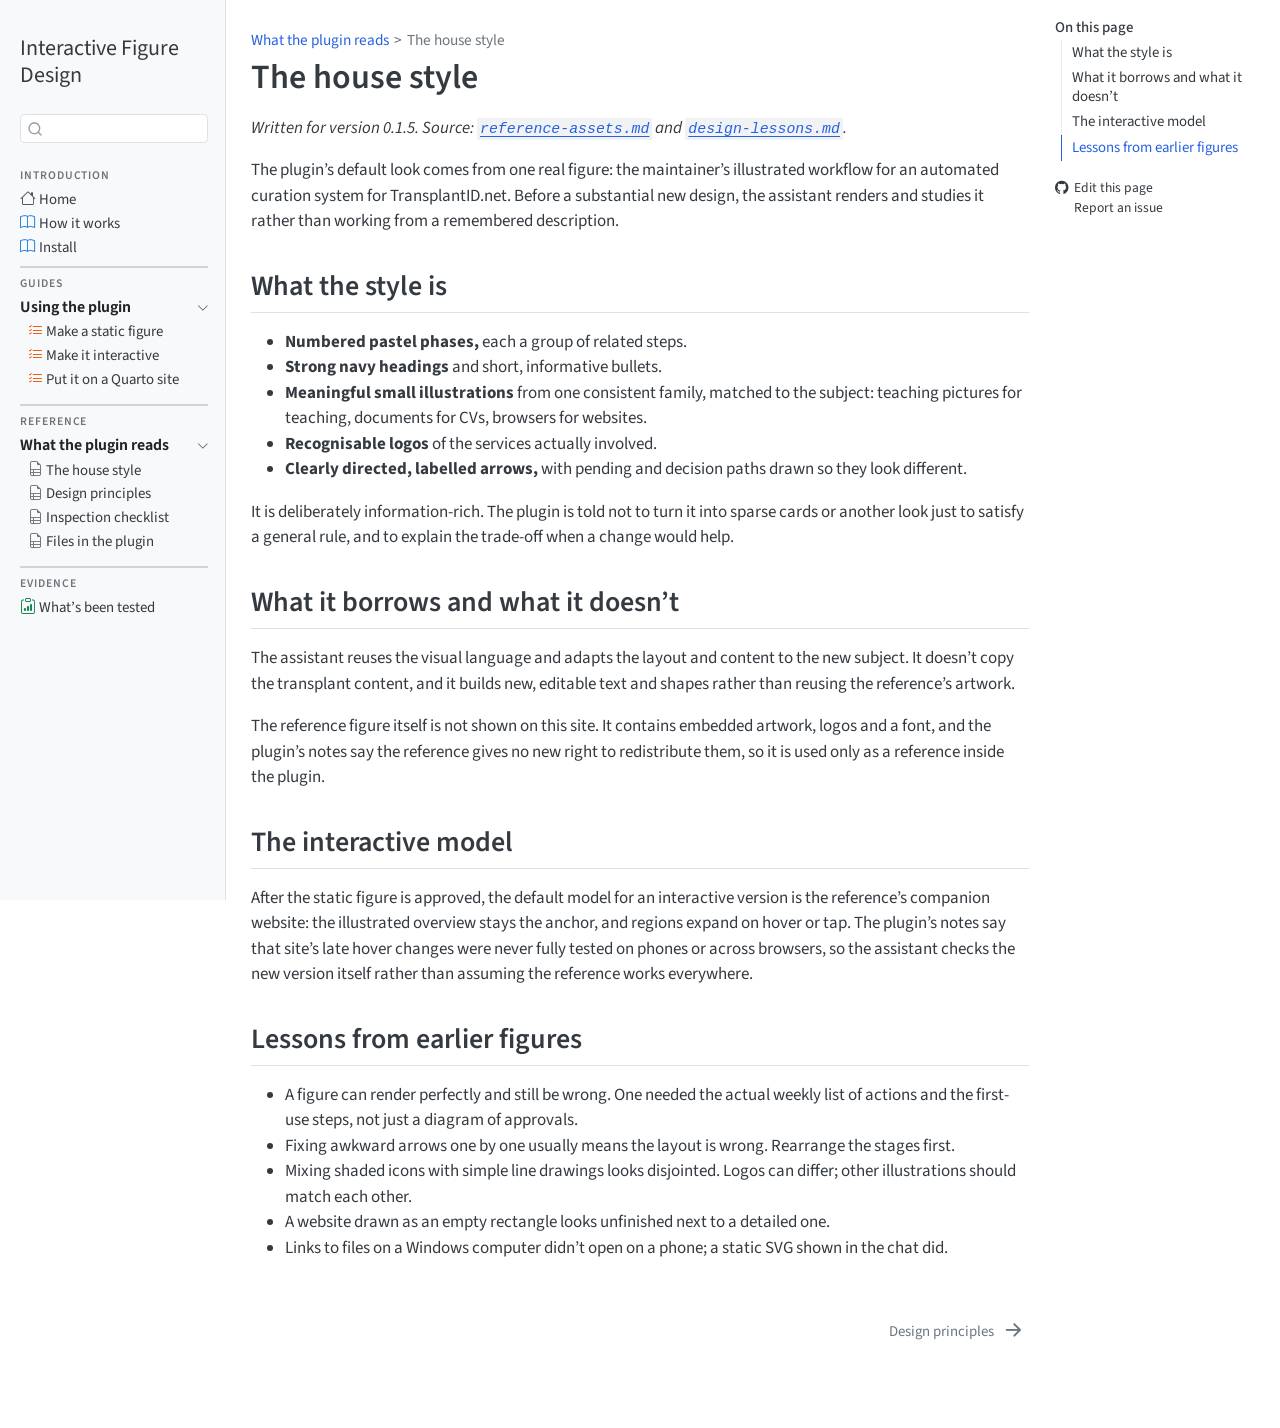
<file: reference/style.html>
<!DOCTYPE html>
<html xmlns="http://www.w3.org/1999/xhtml" lang="en" xml:lang="en"><head>

<meta charset="utf-8">
<meta name="generator" content="quarto-1.12.1">

<meta name="viewport" content="width=device-width, initial-scale=1.0, user-scalable=yes">


<title>The house style – Interactive Figure Design</title>
<style>
/* Default styles provided by pandoc.
** See https://pandoc.org/MANUAL.html#variables-for-html for config info.
*/
span.smallcaps{font-variant: small-caps;}
div.columns{display: flex; gap: 1.5em;}
div.column{flex: auto;}
@media screen {
div.columns{gap: min(4vw, 1.5em);}
div.column{overflow-x: auto;}
}
div.hanging-indent{margin-left: 1.5em; text-indent: -1.5em;}
ul.task-list{list-style: none;}
ul.task-list li input[type="checkbox"] {
  width: 0.8em;
  margin: 0 0.8em 0.2em -1em; /* quarto-specific, see https://github.com/quarto-dev/quarto-cli/issues/4556 */ 
  vertical-align: middle;
}
</style>


<script src="../site_libs/quarto-nav/quarto-nav.js"></script>
<script src="../site_libs/quarto-nav/headroom.min.js"></script>
<script src="../site_libs/clipboard/clipboard.min.js"></script>
<script src="../site_libs/quarto-search/autocomplete.umd.js"></script>
<script src="../site_libs/quarto-search/fuse.min.js"></script>
<script src="../site_libs/quarto-search/quarto-search.js"></script>
<meta name="quarto:offset" content="../">
<link href="../reference/principles.html" rel="next">
<script src="../site_libs/quarto-html/quarto.js" type="module"></script>
<script src="../site_libs/quarto-html/tabsets/tabsets.js" type="module"></script>
<script src="../site_libs/quarto-html/scrollable-regions/scrollable-regions.js" type="module"></script>
<script src="../site_libs/quarto-html/popper.min.js"></script>
<script src="../site_libs/quarto-html/tippy.umd.min.js"></script>
<script src="../site_libs/quarto-html/anchor.min.js"></script>
<link href="../site_libs/quarto-html/tippy.css" rel="stylesheet">
<link href="../site_libs/quarto-html/quarto-syntax-highlighting-6f4d992786adc40a866529610d8cdb02.css" rel="stylesheet" id="quarto-text-highlighting-styles">
<script src="../site_libs/bootstrap/bootstrap.min.js"></script>
<link href="../site_libs/bootstrap/bootstrap-icons.css" rel="stylesheet">
<link href="../site_libs/bootstrap/bootstrap-3d8ff1b8a8ddd1b55bd8ba3b1a228202.min.css" rel="stylesheet" append-hash="true" id="quarto-bootstrap" data-mode="light">
<script id="quarto-search-options" type="application/json">{
  "location": "sidebar",
  "copy-button": false,
  "collapse-after": 3,
  "panel-placement": "start",
  "type": "textbox",
  "limit": 50,
  "keyboard-shortcut": [
    "f",
    "/",
    "s"
  ],
  "show-item-context": false,
  "language": {
    "search-no-results-text": "No results",
    "search-matching-documents-text": "matching documents",
    "search-copy-link-title": "Copy link to search",
    "search-hide-matches-text": "Hide additional matches",
    "search-more-match-text": "more match in this document",
    "search-more-matches-text": "more matches in this document",
    "search-clear-button-title": "Clear",
    "search-text-placeholder": "",
    "search-detached-cancel-button-title": "Cancel",
    "search-submit-button-title": "Submit",
    "search-label": "Search"
  }
}</script>


<link rel="stylesheet" href="../styles.css">
</head>

<body class="nav-sidebar docked quarto-light"><a id="quarto-skip-link" class="visually-hidden-focusable" href="#quarto-document-content">Skip to main content</a>

<div id="quarto-search-results"></div>
  <header id="quarto-header" class="headroom fixed-top">
  <nav class="quarto-secondary-nav" aria-label="Toolbar">
    <div class="container-fluid d-flex">
      <button type="button" class="quarto-btn-toggle btn" data-bs-toggle="collapse" role="button" data-bs-target=".quarto-sidebar-collapse-item" aria-controls="quarto-sidebar" aria-expanded="false" aria-label="Toggle sidebar navigation" onclick="if (window.quartoToggleHeadroom) { window.quartoToggleHeadroom(); }">
        <i class="bi bi-layout-text-sidebar-reverse"></i>
      </button>
        <nav class="quarto-page-breadcrumbs" aria-label="Breadcrumbs"><ol class="breadcrumb"><li class="breadcrumb-item"><a href="../reference/style.html">What the plugin reads</a></li><li class="breadcrumb-item"><a href="../reference/style.html">The house style</a></li></ol></nav>
        <a class="flex-grow-1" data-bs-toggle="collapse" data-bs-target=".quarto-sidebar-collapse-item" onclick="if (window.quartoToggleHeadroom) { window.quartoToggleHeadroom(); }">      
        </a>
      <button type="button" class="btn quarto-search-button" aria-label="Search" onclick="window.quartoOpenSearch();">
        <i class="bi bi-search"></i>
      </button>
    </div>
  </nav>
</header>
<!-- content -->
<div id="quarto-content" class="quarto-container page-columns page-rows-contents page-layout-full">
<!-- sidebar -->
  <nav id="quarto-sidebar" class="sidebar collapse collapse-horizontal quarto-sidebar-collapse-item sidebar-navigation docked overflow-auto" aria-label="Site">
    <div class="pt-lg-2 mt-2 text-left sidebar-header">
    <div class="sidebar-title mb-0 py-0">
      <a href="../">Interactive Figure Design</a> 
    </div>
      </div>
        <div class="mt-2 flex-shrink-0 align-items-center">
        <div class="sidebar-search">
        <div id="quarto-search" class="" title="Search"></div>
        </div>
        </div>
    <div class="sidebar-menu-container"> 
    <ul class="list-unstyled mt-1">
        <li class="sidebar-item">
 <span class="menu-text">Introduction</span>
  </li>
        <li class="sidebar-item">
  <div class="sidebar-item-container"> 
  <a href="../index.html" class="sidebar-item-text sidebar-link"><i class="bi bi-house" role="img">
</i> 
 <span class="menu-text">Home</span></a>
  </div>
</li>
        <li class="sidebar-item">
  <div class="sidebar-item-container"> 
  <a href="../how-it-works.html" class="sidebar-item-text sidebar-link"><i class="bi bi-book" role="img">
</i> 
 <span class="menu-text">How it works</span></a>
  </div>
</li>
        <li class="sidebar-item">
  <div class="sidebar-item-container"> 
  <a href="../install.html" class="sidebar-item-text sidebar-link"><i class="bi bi-book" role="img">
</i> 
 <span class="menu-text">Install</span></a>
  </div>
</li>
        <li class="px-0"><hr class="sidebar-divider hi "></li>
        <li class="sidebar-item">
 <span class="menu-text">Guides</span>
  </li>
        <li class="sidebar-item sidebar-item-section">
      <div class="sidebar-item-container"> 
            <button type="button" class="sidebar-item-text sidebar-item-toggle sidebar-link text-start" data-bs-toggle="collapse" data-bs-target="#quarto-sidebar-section-1" aria-controls="quarto-sidebar-section-1" aria-expanded="true">
 <span class="menu-text" id="quarto-sidebar-section-1-label">Using the plugin</span><i class="bi bi-chevron-right" aria-hidden="true"></i></button>
      </div>
      <ul id="quarto-sidebar-section-1" aria-labelledby="quarto-sidebar-section-1-label" class="collapse list-unstyled sidebar-section depth1 show">  
          <li class="sidebar-item">
  <div class="sidebar-item-container"> 
  <a href="../using/static.html" class="sidebar-item-text sidebar-link"><i class="bi bi-list-check" role="img">
</i> 
 <span class="menu-text">Make a static figure</span></a>
  </div>
</li>
          <li class="sidebar-item">
  <div class="sidebar-item-container"> 
  <a href="../using/interactive.html" class="sidebar-item-text sidebar-link"><i class="bi bi-list-check" role="img">
</i> 
 <span class="menu-text">Make it interactive</span></a>
  </div>
</li>
          <li class="sidebar-item">
  <div class="sidebar-item-container"> 
  <a href="../using/quarto.html" class="sidebar-item-text sidebar-link"><i class="bi bi-list-check" role="img">
</i> 
 <span class="menu-text">Put it on a Quarto site</span></a>
  </div>
</li>
      </ul>
  </li>
        <li class="px-0"><hr class="sidebar-divider hi "></li>
        <li class="sidebar-item">
 <span class="menu-text">Reference</span>
  </li>
        <li class="sidebar-item sidebar-item-section">
      <div class="sidebar-item-container"> 
            <button type="button" class="sidebar-item-text sidebar-item-toggle sidebar-link text-start" data-bs-toggle="collapse" data-bs-target="#quarto-sidebar-section-2" aria-controls="quarto-sidebar-section-2" aria-expanded="true">
 <span class="menu-text" id="quarto-sidebar-section-2-label">What the plugin reads</span><i class="bi bi-chevron-right" aria-hidden="true"></i></button>
      </div>
      <ul id="quarto-sidebar-section-2" aria-labelledby="quarto-sidebar-section-2-label" class="collapse list-unstyled sidebar-section depth1 show">  
          <li class="sidebar-item">
  <div class="sidebar-item-container"> 
  <a href="../reference/style.html" class="sidebar-item-text sidebar-link active"><i class="bi bi-file-earmark-ruled" role="img">
</i> 
 <span class="menu-text">The house style</span></a>
  </div>
</li>
          <li class="sidebar-item">
  <div class="sidebar-item-container"> 
  <a href="../reference/principles.html" class="sidebar-item-text sidebar-link"><i class="bi bi-file-earmark-ruled" role="img">
</i> 
 <span class="menu-text">Design principles</span></a>
  </div>
</li>
          <li class="sidebar-item">
  <div class="sidebar-item-container"> 
  <a href="../reference/checklist.html" class="sidebar-item-text sidebar-link"><i class="bi bi-file-earmark-ruled" role="img">
</i> 
 <span class="menu-text">Inspection checklist</span></a>
  </div>
</li>
          <li class="sidebar-item">
  <div class="sidebar-item-container"> 
  <a href="../reference/files.html" class="sidebar-item-text sidebar-link"><i class="bi bi-file-earmark-ruled" role="img">
</i> 
 <span class="menu-text">Files in the plugin</span></a>
  </div>
</li>
      </ul>
  </li>
        <li class="px-0"><hr class="sidebar-divider hi "></li>
        <li class="sidebar-item">
 <span class="menu-text">Evidence</span>
  </li>
        <li class="sidebar-item">
  <div class="sidebar-item-container"> 
  <a href="../testing.html" class="sidebar-item-text sidebar-link"><i class="bi bi-clipboard-data" role="img">
</i> 
 <span class="menu-text">What’s been tested</span></a>
  </div>
</li>
    </ul>
    </div>
</nav>
<div id="quarto-sidebar-glass" class="quarto-sidebar-collapse-item" data-bs-toggle="collapse" data-bs-target=".quarto-sidebar-collapse-item"></div>
<!-- margin-sidebar -->
    <div id="quarto-margin-sidebar" class="sidebar margin-sidebar">
        <nav id="TOC" role="doc-toc" aria-labelledby="toc-title" class="toc-active">
    <h2 id="toc-title">On this page</h2>
   
  <ul>
  <li><a href="#what-the-style-is" id="toc-what-the-style-is" class="nav-link active" data-scroll-target="#what-the-style-is">What the style is</a></li>
  <li><a href="#what-it-borrows-and-what-it-doesnt" id="toc-what-it-borrows-and-what-it-doesnt" class="nav-link" data-scroll-target="#what-it-borrows-and-what-it-doesnt">What it borrows and what it doesn’t</a></li>
  <li><a href="#the-interactive-model" id="toc-the-interactive-model" class="nav-link" data-scroll-target="#the-interactive-model">The interactive model</a></li>
  <li><a href="#lessons-from-earlier-figures" id="toc-lessons-from-earlier-figures" class="nav-link" data-scroll-target="#lessons-from-earlier-figures">Lessons from earlier figures</a></li>
  </ul>
<div class="toc-actions"><ul><li><a href="https://github.com/VagishHemmige/figure-design/edit/main/site/reference/style.qmd" class="toc-action"><i class="bi bi-github"></i>Edit this page</a></li><li><a href="https://github.com/VagishHemmige/figure-design/issues/new" class="toc-action"><i class="bi empty"></i>Report an issue</a></li></ul></div></nav>
    </div>
<!-- main -->
<main class="content column-body" id="quarto-document-content" tabindex="-1">

<header id="title-block-header" class="quarto-title-block default"><nav class="quarto-page-breadcrumbs quarto-title-breadcrumbs d-none d-lg-block" aria-label="Breadcrumbs"><ol class="breadcrumb"><li class="breadcrumb-item"><a href="../reference/style.html">What the plugin reads</a></li><li class="breadcrumb-item"><a href="../reference/style.html">The house style</a></li></ol></nav>
<div class="quarto-title">
<h1 class="title">The house style</h1>
</div>



<div class="quarto-title-meta column-body">

    
  
    
  </div>
  


</header>


<p><em>Written for version 0.1.5. Source: <a href="https://github.com/VagishHemmige/figure-design/blob/main/plugin/skills/figure-to-interactive/references/reference-assets.md"><code>reference-assets.md</code></a> and <a href="https://github.com/VagishHemmige/figure-design/blob/main/plugin/skills/figure-to-interactive/references/design-lessons.md"><code>design-lessons.md</code></a>.</em></p>
<p>The plugin’s default look comes from one real figure: the maintainer’s illustrated workflow for an automated curation system for TransplantID.net. Before a substantial new design, the assistant renders and studies it rather than working from a remembered description.</p>
<section id="what-the-style-is" class="level2">
<h2 class="anchored" data-anchor-id="what-the-style-is">What the style is</h2>
<ul>
<li><strong>Numbered pastel phases,</strong> each a group of related steps.</li>
<li><strong>Strong navy headings</strong> and short, informative bullets.</li>
<li><strong>Meaningful small illustrations</strong> from one consistent family, matched to the subject: teaching pictures for teaching, documents for CVs, browsers for websites.</li>
<li><strong>Recognisable logos</strong> of the services actually involved.</li>
<li><strong>Clearly directed, labelled arrows,</strong> with pending and decision paths drawn so they look different.</li>
</ul>
<p>It is deliberately information-rich. The plugin is told not to turn it into sparse cards or another look just to satisfy a general rule, and to explain the trade-off when a change would help.</p>
</section>
<section id="what-it-borrows-and-what-it-doesnt" class="level2">
<h2 class="anchored" data-anchor-id="what-it-borrows-and-what-it-doesnt">What it borrows and what it doesn’t</h2>
<p>The assistant reuses the visual language and adapts the layout and content to the new subject. It doesn’t copy the transplant content, and it builds new, editable text and shapes rather than reusing the reference’s artwork.</p>
<p>The reference figure itself is not shown on this site. It contains embedded artwork, logos and a font, and the plugin’s notes say the reference gives no new right to redistribute them, so it is used only as a reference inside the plugin.</p>
</section>
<section id="the-interactive-model" class="level2">
<h2 class="anchored" data-anchor-id="the-interactive-model">The interactive model</h2>
<p>After the static figure is approved, the default model for an interactive version is the reference’s companion website: the illustrated overview stays the anchor, and regions expand on hover or tap. The plugin’s notes say that site’s late hover changes were never fully tested on phones or across browsers, so the assistant checks the new version itself rather than assuming the reference works everywhere.</p>
</section>
<section id="lessons-from-earlier-figures" class="level2">
<h2 class="anchored" data-anchor-id="lessons-from-earlier-figures">Lessons from earlier figures</h2>
<ul>
<li>A figure can render perfectly and still be wrong. One needed the actual weekly list of actions and the first-use steps, not just a diagram of approvals.</li>
<li>Fixing awkward arrows one by one usually means the layout is wrong. Rearrange the stages first.</li>
<li>Mixing shaded icons with simple line drawings looks disjointed. Logos can differ; other illustrations should match each other.</li>
<li>A website drawn as an empty rectangle looks unfinished next to a detailed one.</li>
<li>Links to files on a Windows computer didn’t open on a phone; a static SVG shown in the chat did.</li>
</ul>


</section>

</main> <!-- /main -->
<script id="quarto-html-after-body" type="application/javascript">
  window.document.addEventListener("DOMContentLoaded", function (event) {
    const icon = "";
    const anchorJS = new window.AnchorJS();
    anchorJS.options = {
      placement: 'right',
      icon: icon
    };
    anchorJS.add('.anchored');
    const isCodeAnnotation = (el) => {
      for (const clz of el.classList) {
        if (clz.startsWith('code-annotation-')) {                     
          return true;
        }
      }
      return false;
    }
    const onCopySuccess = function(e) {
      // button target
      const button = e.trigger;
      // don't keep focus
      button.blur();
      // flash "checked"
      button.classList.add('code-copy-button-checked');
      var currentTitle = button.getAttribute("title");
      button.setAttribute("title", "Copied!");
      let tooltip;
      if (window.bootstrap) {
        button.setAttribute("data-bs-toggle", "tooltip");
        button.setAttribute("data-bs-placement", "left");
        button.setAttribute("data-bs-title", "Copied!");
        tooltip = new bootstrap.Tooltip(button, 
          { trigger: "manual", 
            customClass: "code-copy-button-tooltip",
            offset: [0, -8]});
        tooltip.show();    
      }
      setTimeout(function() {
        if (tooltip) {
          tooltip.hide();
          button.removeAttribute("data-bs-title");
          button.removeAttribute("data-bs-toggle");
          button.removeAttribute("data-bs-placement");
        }
        button.setAttribute("title", currentTitle);
        button.classList.remove('code-copy-button-checked');
      }, 1000);
      // clear code selection
      e.clearSelection();
    }
    const getTextToCopy = function(trigger) {
      const outerScaffold = trigger.parentElement.cloneNode(true);
      const codeEl = outerScaffold.querySelector('code');
      for (const childEl of codeEl.children) {
        if (isCodeAnnotation(childEl)) {
          childEl.remove();
        }
      }
      return codeEl.innerText;
    }
    const clipboard = new window.ClipboardJS('.code-copy-button:not([data-in-quarto-modal])', {
      text: getTextToCopy
    });
    clipboard.on('success', onCopySuccess);
    if (window.document.getElementById('quarto-embedded-source-code-modal')) {
      const clipboardModal = new window.ClipboardJS('.code-copy-button[data-in-quarto-modal]', {
        text: getTextToCopy,
        container: window.document.getElementById('quarto-embedded-source-code-modal')
      });
      clipboardModal.on('success', onCopySuccess);
    }
      var localhostRegex = new RegExp(/^(?:http|https):\/\/localhost\:?[0-9]*\//);
      var mailtoRegex = new RegExp(/^mailto:/);
        var filterRegex = new RegExp("https:\/\/vagishhemmige\.github\.io\/figure-design");
      const newWindowLabel = "(opens in a new tab)";
      const newWindowNoteId = "quarto-ext-newwindow-label";
      // Links reference one hidden label through aria-describedby, so the
      // announcement never changes their accessible name.
      var describeNewWindow = (link) => {
        if (!window.document.getElementById(newWindowNoteId)) {
          var newWindowNote = window.document.createElement("span");
          newWindowNote.id = newWindowNoteId;
          newWindowNote.hidden = true;
          newWindowNote.textContent = newWindowLabel;
          window.document.body.appendChild(newWindowNote);
        }
        var describedBy = (link.getAttribute("aria-describedby") || "").split(/\s+/).filter(Boolean);
        if (!describedBy.includes(newWindowNoteId)) {
          describedBy.push(newWindowNoteId);
          link.setAttribute("aria-describedby", describedBy.join(" "));
        }
      }
      var opensNewContext = (link) => {
        var target = (link.getAttribute("target") || "").toLowerCase();
        return target !== "" && !["_self", "_parent", "_top"].includes(target);
      }
      var isInternal = (href) => {
          return filterRegex.test(href) || localhostRegex.test(href) || mailtoRegex.test(href);
      }
      // Inspect non-navigation links and adorn them if external
      window.quartoDecorateExternalLinks = function (root) {
     var links = (root || window.document).querySelectorAll('a[href]:not(.nav-link):not(.navbar-brand):not(.toc-action):not(.sidebar-link):not(.sidebar-item-toggle):not(.pagination-link):not(.no-external):not([aria-hidden]):not(.dropdown-item):not(.quarto-navigation-tool):not(.about-link)');
      for (var i=0; i<links.length; i++) {
        const link = links[i];
        if (!isInternal(link.href)) {
          // undo the damage that might have been done by quarto-nav.js in the case of
          // links that we want to consider external
          if (link.dataset.originalHref !== undefined) {
            link.href = link.dataset.originalHref;
          }
          if (!link.classList.contains('no-external-icon')) {
          }
        }
        if (opensNewContext(link)) {
          describeNewWindow(link);
        }
      }
      };
      window.quartoDecorateExternalLinks(window.document);
    // Esc closes the popup (WCAG 1.4.13) and focus leaving both trigger and
    // popup closes it (WCAG 2.4.11); tippy handles neither for interactive popups.
    const hideOnEscAndFocusOut = {
      name: 'hideOnEscAndFocusOut',
      defaultValue: true,
      fn(instance) {
        const dismiss = () => {
          // A show scheduled by the trigger delay would otherwise reopen it
          instance.clearDelayTimeouts();
          instance.hide();
        };
        const onKeyDown = (event) => {
          if (event.key !== 'Escape') {
            return;
          }
          // Keep Esc from also reaching page handlers (e.g. reveal.js overview),
          // except an open reveal.js slide menu, which Esc should close too.
          // The menu handles keys only when its keyboard option is on.
          const menuHandlesEsc = window.Reveal?.getPlugin?.('menu')?.isOpen() &&
            window.Reveal.getConfig().menu?.keyboard !== false;
          if (!menuHandlesEsc) {
            event.stopPropagation();
          }
          if (instance.popper.contains(window.document.activeElement)) {
            // Disabled while refocusing so the focus trigger does not reopen it
            instance.disable();
            instance.reference.focus();
            instance.enable();
          }
          dismiss();
        };
        const onFocusOut = (event) => {
          const target = event.relatedTarget;
          if (target && !instance.reference.contains(target) &&
              !instance.popper.contains(target)) {
            dismiss();
          }
        };
        // On the trigger too: a click trigger (code-annotations: select) has no
        // blur handling. Attached for the instance's lifetime so leaving the
        // trigger also cancels a show still pending on the trigger delay.
        instance.reference.addEventListener('focusout', onFocusOut);
        return {
          onShow() {
            window.document.addEventListener('keydown', onKeyDown, true);
            instance.popper.addEventListener('focusout', onFocusOut);
          },
          onHide() {
            window.document.removeEventListener('keydown', onKeyDown, true);
            instance.popper.removeEventListener('focusout', onFocusOut);
          },
          onDestroy() {
            instance.reference.removeEventListener('focusout', onFocusOut);
          },
        };
      },
    };
    function tippyHover(el, contentFn, onTriggerFn, onUntriggerFn) {
      const config = {
        allowHTML: true,
        maxWidth: 500,
        delay: 100,
        arrow: false,
        appendTo: function(el) {
            return el.parentElement;
        },
        interactive: true,
        interactiveBorder: 10,
        theme: 'quarto',
        placement: 'bottom-start',
        plugins: [hideOnEscAndFocusOut],
      };
      if (contentFn) {
        config.content = contentFn;
      }
      if (onTriggerFn) {
        config.onTrigger = onTriggerFn;
      }
      if (onUntriggerFn) {
        config.onUntrigger = onUntriggerFn;
      }
      window.tippy(el, config); 
    }
    const noterefs = window.document.querySelectorAll('a[role="doc-noteref"]');
    for (var i=0; i<noterefs.length; i++) {
      const ref = noterefs[i];
      tippyHover(ref, function() {
        // use id or data attribute instead here
        let href = ref.getAttribute('data-footnote-href') || ref.getAttribute('href');
        try { href = new URL(href).hash; } catch {}
        const id = href.replace(/^#\/?/, "");
        const note = window.document.getElementById(id);
        if (note) {
          return note.innerHTML;
        } else {
          return "";
        }
      });
    }
    const xrefs = window.document.querySelectorAll('a.quarto-xref');
    const processXRef = (id, note) => {
      // Strip column container classes
      const stripColumnClz = (el) => {
        el.classList.remove("page-full", "page-columns");
        if (el.children) {
          for (const child of el.children) {
            stripColumnClz(child);
          }
        }
      }
      stripColumnClz(note)
      if (id === null || id.startsWith('sec-')) {
        // Special case sections, only their first couple elements
        const container = document.createElement("div");
        if (note.children && note.children.length > 2) {
          container.appendChild(note.children[0].cloneNode(true));
          for (let i = 1; i < note.children.length; i++) {
            const child = note.children[i];
            if (child.tagName === "P" && child.innerText === "") {
              continue;
            } else {
              container.appendChild(child.cloneNode(true));
              break;
            }
          }
          if (window.Quarto?.typesetMath) {
            window.Quarto.typesetMath(container);
          }
          return container.innerHTML
        } else {
          if (window.Quarto?.typesetMath) {
            window.Quarto.typesetMath(note);
          }
          return note.innerHTML;
        }
      } else {
        // Remove any anchor links if they are present
        const anchorLink = note.querySelector('a.anchorjs-link');
        if (anchorLink) {
          anchorLink.remove();
        }
        if (window.Quarto?.typesetMath) {
          window.Quarto.typesetMath(note);
        }
        if (note.classList.contains("callout")) {
          return note.outerHTML;
        } else {
          return note.innerHTML;
        }
      }
    }
    for (var i=0; i<xrefs.length; i++) {
      const xref = xrefs[i];
      tippyHover(xref, undefined, function(instance) {
        instance.disable();
        let url = xref.getAttribute('href');
        let hash = undefined; 
        if (url.startsWith('#')) {
          hash = url;
        } else {
          try { hash = new URL(url).hash; } catch {}
        }
        if (hash) {
          const id = hash.replace(/^#\/?/, "");
          const note = window.document.getElementById(id);
          if (note !== null) {
            try {
              const html = processXRef(id, note.cloneNode(true));
              instance.setContent(html);
            } finally {
              instance.enable();
              instance.show();
            }
          } else {
            // See if we can fetch this
            fetch(url.split('#')[0])
            .then(res => res.text())
            .then(html => {
              const parser = new DOMParser();
              const htmlDoc = parser.parseFromString(html, "text/html");
              const note = htmlDoc.getElementById(id);
              if (note !== null) {
                const html = processXRef(id, note);
                instance.setContent(html);
              } 
            }).finally(() => {
              instance.enable();
              instance.show();
            });
          }
        } else {
          // See if we can fetch a full url (with no hash to target)
          // This is a special case and we should probably do some content thinning / targeting
          fetch(url)
          .then(res => res.text())
          .then(html => {
            const parser = new DOMParser();
            const htmlDoc = parser.parseFromString(html, "text/html");
            const note = htmlDoc.querySelector('main.content');
            if (note !== null) {
              // This should only happen for chapter cross references
              // (since there is no id in the URL)
              // remove the first header
              if (note.children.length > 0 && note.children[0].tagName === "HEADER") {
                note.children[0].remove();
              }
              const html = processXRef(null, note);
              instance.setContent(html);
            } 
          }).finally(() => {
            instance.enable();
            instance.show();
          });
        }
      }, function(instance) {
      });
    }
        let selectedAnnoteEl;
        const selectorForAnnotation = ( cell, annotation) => {
          let cellAttr = 'data-code-cell="' + cell + '"';
          let lineAttr = 'data-code-annotation="' +  annotation + '"';
          const selector = 'span[' + cellAttr + '][' + lineAttr + ']';
          return selector;
        }
        const selectCodeLines = (annoteEl) => {
          const doc = window.document;
          const targetCell = annoteEl.getAttribute("data-target-cell");
          const targetAnnotation = annoteEl.getAttribute("data-target-annotation");
          const annoteSpan = window.document.querySelector(selectorForAnnotation(targetCell, targetAnnotation));
          const lines = annoteSpan.getAttribute("data-code-lines").split(",");
          const lineIds = lines.map((line) => {
            return targetCell + "-" + line;
          })
          // Each band is positioned against its own containing block, which is
          // not the offsetParent of the lines, so place it from client rects.
          const placeBand = (band, firstEl, lastEl, codeBlock) => {
            const container = band.offsetParent;
            if (container === null) {
              return;
            }
            const containerRect = container.getBoundingClientRect();
            // Reveal.js scales slides with a transform, so convert client
            // pixels back to the CSS pixels of the container.
            const scale = containerRect.height / container.offsetHeight || 1;
            const firstRect = firstEl.getBoundingClientRect();
            const lastRect = lastEl.getBoundingClientRect();
            const top = (firstRect.top - containerRect.top) / scale - container.clientTop + container.scrollTop;
            const height = (lastRect.bottom - firstRect.top) / scale;
            band.style.top = top - 2 + "px";
            band.style.height = height + 4 + "px";
            if (codeBlock) {
              // Without the copy button wrapper, the containing block is wider
              // than the code block, so span the code block explicitly.
              const blockRect = codeBlock.getBoundingClientRect();
              band.style.left = (blockRect.left - containerRect.left) / scale - container.clientLeft + container.scrollLeft + "px";
              band.style.width = blockRect.width / scale + "px";
            }
          };
          if (lineIds.length > 0) {
            const el = window.document.getElementById(lineIds[0]);
            const lastEl = window.document.getElementById(lineIds[lineIds.length - 1]);
            const parent = el.parentElement.parentElement;
            // cook up a div (if necessary) and position it
            let div = window.document.getElementById("code-annotation-line-highlight");
            if (div === null) {
              div = window.document.createElement("div");
              div.setAttribute("id", "code-annotation-line-highlight");
              div.style.position = 'absolute';
              parent.appendChild(div);
            }
            placeBand(div, el, lastEl, parent.closest("div.sourceCode") || parent);
            let gutterDiv = window.document.getElementById("code-annotation-line-highlight-gutter");
            if (gutterDiv === null) {
              gutterDiv = window.document.createElement("div");
              gutterDiv.setAttribute("id", "code-annotation-line-highlight-gutter");
              gutterDiv.style.position = 'absolute';
              const codeCell = window.document.getElementById(targetCell);
              const gutter = codeCell.querySelector('.code-annotation-gutter');
              gutter.appendChild(gutterDiv);
            }
            placeBand(gutterDiv, el, lastEl);
            selectedAnnoteEl = annoteEl;
          }
        };
        const unselectCodeLines = () => {
          const elementsIds = ["code-annotation-line-highlight", "code-annotation-line-highlight-gutter"];
          elementsIds.forEach((elId) => {
            const div = window.document.getElementById(elId);
            if (div) {
              div.remove();
            }
          });
          selectedAnnoteEl = undefined;
        };
          // Handle positioning of the toggle
      window.addEventListener(
        "resize",
        throttle(() => {
          elRect = undefined;
          if (selectedAnnoteEl) {
            selectCodeLines(selectedAnnoteEl);
          }
        }, 10)
      );
      function throttle(fn, ms) {
      let throttle = false;
      let timer;
        return (...args) => {
          if(!throttle) { // first call gets through
              fn.apply(this, args);
              throttle = true;
          } else { // all the others get throttled
              if(timer) clearTimeout(timer); // cancel #2
              timer = setTimeout(() => {
                fn.apply(this, args);
                timer = throttle = false;
              }, ms);
          }
        };
      }
        // Attach click handler to the DT
        const annoteDls = window.document.querySelectorAll('dt[data-target-cell]');
        for (const annoteDlNode of annoteDls) {
          annoteDlNode.addEventListener('click', (event) => {
            const clickedEl = event.target;
            if (clickedEl !== selectedAnnoteEl) {
              unselectCodeLines();
              const activeEl = window.document.querySelector('dt[data-target-cell].code-annotation-active');
              if (activeEl) {
                activeEl.classList.remove('code-annotation-active');
              }
              selectCodeLines(clickedEl);
              clickedEl.classList.add('code-annotation-active');
            } else {
              // Unselect the line
              unselectCodeLines();
              clickedEl.classList.remove('code-annotation-active');
            }
          });
        }
    const findCites = (el) => {
      const parentEl = el.parentElement;
      if (parentEl) {
        const cites = parentEl.dataset.cites;
        if (cites) {
          return {
            el,
            cites: cites.split(' ')
          };
        } else {
          return findCites(el.parentElement)
        }
      } else {
        return undefined;
      }
    };
    var bibliorefs = window.document.querySelectorAll('a[role="doc-biblioref"]');
    for (var i=0; i<bibliorefs.length; i++) {
      const ref = bibliorefs[i];
      const citeInfo = findCites(ref);
      if (citeInfo) {
        tippyHover(citeInfo.el, function() {
          var popup = window.document.createElement('div');
          citeInfo.cites.forEach(function(cite) {
            var citeDiv = window.document.createElement('div');
            citeDiv.classList.add('hanging-indent');
            citeDiv.classList.add('csl-entry');
            var biblioDiv = window.document.getElementById('ref-' + cite);
            if (biblioDiv) {
              citeDiv.innerHTML = biblioDiv.innerHTML;
            }
            popup.appendChild(citeDiv);
          });
          return popup.innerHTML;
        });
      }
    }
  });
  </script>
  <script type="application/javascript">
  window.quartoScrollableRegionsLabels = {"code":"Scrollable code","output":"Scrollable output"};
  </script>
<nav class="page-navigation column-body" aria-label="Page">
  <div class="nav-page nav-page-previous">
  </div>
  <div class="nav-page nav-page-next">
      <a href="../reference/principles.html" class="pagination-link" aria-label="Design principles">
        <span class="nav-page-text">Design principles</span> <i class="bi bi-arrow-right-short"></i>
      </a>
  </div>
</nav>
</div> <!-- /content -->




<footer class="footer"><div class="nav-footer"><div class="nav-footer-center"><div class="toc-actions d-sm-block d-md-none"><ul><li><a href="https://github.com/VagishHemmige/figure-design/edit/main/site/reference/style.qmd" class="toc-action"><i class="bi bi-github"></i>Edit this page</a></li><li><a href="https://github.com/VagishHemmige/figure-design/issues/new" class="toc-action"><i class="bi empty"></i>Report an issue</a></li></ul></div></div></div></footer></body></html>
</file>
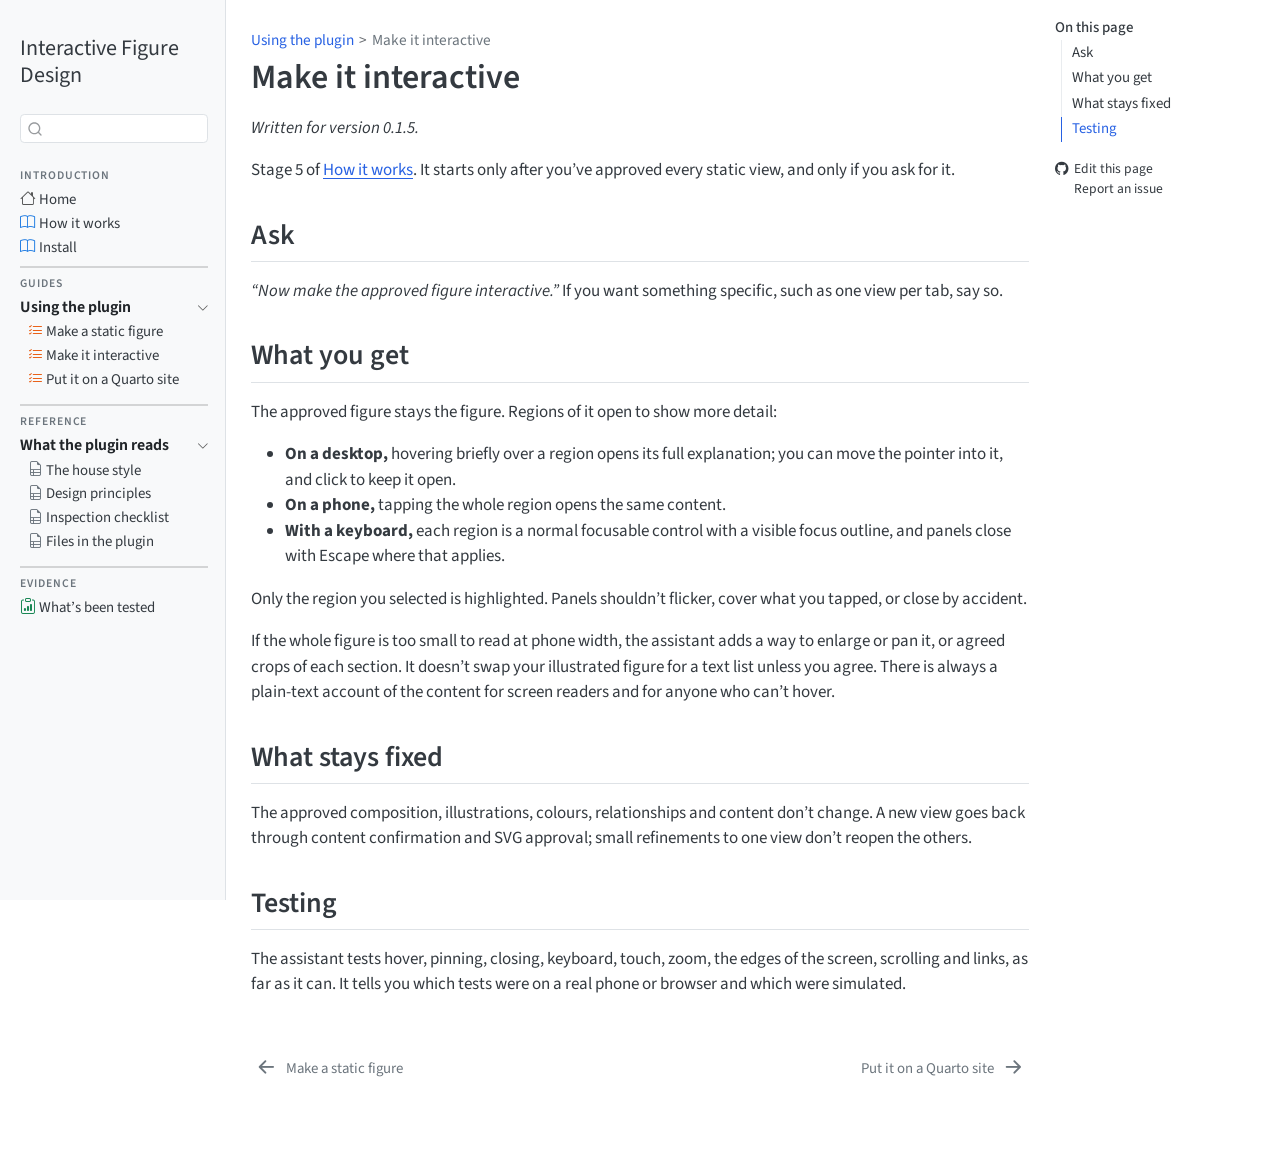
<file: using/interactive.html>
<!DOCTYPE html>
<html xmlns="http://www.w3.org/1999/xhtml" lang="en" xml:lang="en"><head>

<meta charset="utf-8">
<meta name="generator" content="quarto-1.12.1">

<meta name="viewport" content="width=device-width, initial-scale=1.0, user-scalable=yes">


<title>Make it interactive – Interactive Figure Design</title>
<style>
/* Default styles provided by pandoc.
** See https://pandoc.org/MANUAL.html#variables-for-html for config info.
*/
span.smallcaps{font-variant: small-caps;}
div.columns{display: flex; gap: 1.5em;}
div.column{flex: auto;}
@media screen {
div.columns{gap: min(4vw, 1.5em);}
div.column{overflow-x: auto;}
}
div.hanging-indent{margin-left: 1.5em; text-indent: -1.5em;}
ul.task-list{list-style: none;}
ul.task-list li input[type="checkbox"] {
  width: 0.8em;
  margin: 0 0.8em 0.2em -1em; /* quarto-specific, see https://github.com/quarto-dev/quarto-cli/issues/4556 */ 
  vertical-align: middle;
}
</style>


<script src="../site_libs/quarto-nav/quarto-nav.js"></script>
<script src="../site_libs/quarto-nav/headroom.min.js"></script>
<script src="../site_libs/clipboard/clipboard.min.js"></script>
<script src="../site_libs/quarto-search/autocomplete.umd.js"></script>
<script src="../site_libs/quarto-search/fuse.min.js"></script>
<script src="../site_libs/quarto-search/quarto-search.js"></script>
<meta name="quarto:offset" content="../">
<link href="../using/quarto.html" rel="next">
<link href="../using/static.html" rel="prev">
<script src="../site_libs/quarto-html/quarto.js" type="module"></script>
<script src="../site_libs/quarto-html/tabsets/tabsets.js" type="module"></script>
<script src="../site_libs/quarto-html/scrollable-regions/scrollable-regions.js" type="module"></script>
<script src="../site_libs/quarto-html/popper.min.js"></script>
<script src="../site_libs/quarto-html/tippy.umd.min.js"></script>
<script src="../site_libs/quarto-html/anchor.min.js"></script>
<link href="../site_libs/quarto-html/tippy.css" rel="stylesheet">
<link href="../site_libs/quarto-html/quarto-syntax-highlighting-6f4d992786adc40a866529610d8cdb02.css" rel="stylesheet" id="quarto-text-highlighting-styles">
<script src="../site_libs/bootstrap/bootstrap.min.js"></script>
<link href="../site_libs/bootstrap/bootstrap-icons.css" rel="stylesheet">
<link href="../site_libs/bootstrap/bootstrap-3d8ff1b8a8ddd1b55bd8ba3b1a228202.min.css" rel="stylesheet" append-hash="true" id="quarto-bootstrap" data-mode="light">
<script id="quarto-search-options" type="application/json">{
  "location": "sidebar",
  "copy-button": false,
  "collapse-after": 3,
  "panel-placement": "start",
  "type": "textbox",
  "limit": 50,
  "keyboard-shortcut": [
    "f",
    "/",
    "s"
  ],
  "show-item-context": false,
  "language": {
    "search-no-results-text": "No results",
    "search-matching-documents-text": "matching documents",
    "search-copy-link-title": "Copy link to search",
    "search-hide-matches-text": "Hide additional matches",
    "search-more-match-text": "more match in this document",
    "search-more-matches-text": "more matches in this document",
    "search-clear-button-title": "Clear",
    "search-text-placeholder": "",
    "search-detached-cancel-button-title": "Cancel",
    "search-submit-button-title": "Submit",
    "search-label": "Search"
  }
}</script>


<link rel="stylesheet" href="../styles.css">
</head>

<body class="nav-sidebar docked quarto-light"><a id="quarto-skip-link" class="visually-hidden-focusable" href="#quarto-document-content">Skip to main content</a>

<div id="quarto-search-results"></div>
  <header id="quarto-header" class="headroom fixed-top">
  <nav class="quarto-secondary-nav" aria-label="Toolbar">
    <div class="container-fluid d-flex">
      <button type="button" class="quarto-btn-toggle btn" data-bs-toggle="collapse" role="button" data-bs-target=".quarto-sidebar-collapse-item" aria-controls="quarto-sidebar" aria-expanded="false" aria-label="Toggle sidebar navigation" onclick="if (window.quartoToggleHeadroom) { window.quartoToggleHeadroom(); }">
        <i class="bi bi-layout-text-sidebar-reverse"></i>
      </button>
        <nav class="quarto-page-breadcrumbs" aria-label="Breadcrumbs"><ol class="breadcrumb"><li class="breadcrumb-item"><a href="../using/static.html">Using the plugin</a></li><li class="breadcrumb-item"><a href="../using/interactive.html">Make it interactive</a></li></ol></nav>
        <a class="flex-grow-1" data-bs-toggle="collapse" data-bs-target=".quarto-sidebar-collapse-item" onclick="if (window.quartoToggleHeadroom) { window.quartoToggleHeadroom(); }">      
        </a>
      <button type="button" class="btn quarto-search-button" aria-label="Search" onclick="window.quartoOpenSearch();">
        <i class="bi bi-search"></i>
      </button>
    </div>
  </nav>
</header>
<!-- content -->
<div id="quarto-content" class="quarto-container page-columns page-rows-contents page-layout-full">
<!-- sidebar -->
  <nav id="quarto-sidebar" class="sidebar collapse collapse-horizontal quarto-sidebar-collapse-item sidebar-navigation docked overflow-auto" aria-label="Site">
    <div class="pt-lg-2 mt-2 text-left sidebar-header">
    <div class="sidebar-title mb-0 py-0">
      <a href="../">Interactive Figure Design</a> 
    </div>
      </div>
        <div class="mt-2 flex-shrink-0 align-items-center">
        <div class="sidebar-search">
        <div id="quarto-search" class="" title="Search"></div>
        </div>
        </div>
    <div class="sidebar-menu-container"> 
    <ul class="list-unstyled mt-1">
        <li class="sidebar-item">
 <span class="menu-text">Introduction</span>
  </li>
        <li class="sidebar-item">
  <div class="sidebar-item-container"> 
  <a href="../index.html" class="sidebar-item-text sidebar-link"><i class="bi bi-house" role="img">
</i> 
 <span class="menu-text">Home</span></a>
  </div>
</li>
        <li class="sidebar-item">
  <div class="sidebar-item-container"> 
  <a href="../how-it-works.html" class="sidebar-item-text sidebar-link"><i class="bi bi-book" role="img">
</i> 
 <span class="menu-text">How it works</span></a>
  </div>
</li>
        <li class="sidebar-item">
  <div class="sidebar-item-container"> 
  <a href="../install.html" class="sidebar-item-text sidebar-link"><i class="bi bi-book" role="img">
</i> 
 <span class="menu-text">Install</span></a>
  </div>
</li>
        <li class="px-0"><hr class="sidebar-divider hi "></li>
        <li class="sidebar-item">
 <span class="menu-text">Guides</span>
  </li>
        <li class="sidebar-item sidebar-item-section">
      <div class="sidebar-item-container"> 
            <button type="button" class="sidebar-item-text sidebar-item-toggle sidebar-link text-start" data-bs-toggle="collapse" data-bs-target="#quarto-sidebar-section-1" aria-controls="quarto-sidebar-section-1" aria-expanded="true">
 <span class="menu-text" id="quarto-sidebar-section-1-label">Using the plugin</span><i class="bi bi-chevron-right" aria-hidden="true"></i></button>
      </div>
      <ul id="quarto-sidebar-section-1" aria-labelledby="quarto-sidebar-section-1-label" class="collapse list-unstyled sidebar-section depth1 show">  
          <li class="sidebar-item">
  <div class="sidebar-item-container"> 
  <a href="../using/static.html" class="sidebar-item-text sidebar-link"><i class="bi bi-list-check" role="img">
</i> 
 <span class="menu-text">Make a static figure</span></a>
  </div>
</li>
          <li class="sidebar-item">
  <div class="sidebar-item-container"> 
  <a href="../using/interactive.html" class="sidebar-item-text sidebar-link active"><i class="bi bi-list-check" role="img">
</i> 
 <span class="menu-text">Make it interactive</span></a>
  </div>
</li>
          <li class="sidebar-item">
  <div class="sidebar-item-container"> 
  <a href="../using/quarto.html" class="sidebar-item-text sidebar-link"><i class="bi bi-list-check" role="img">
</i> 
 <span class="menu-text">Put it on a Quarto site</span></a>
  </div>
</li>
      </ul>
  </li>
        <li class="px-0"><hr class="sidebar-divider hi "></li>
        <li class="sidebar-item">
 <span class="menu-text">Reference</span>
  </li>
        <li class="sidebar-item sidebar-item-section">
      <div class="sidebar-item-container"> 
            <button type="button" class="sidebar-item-text sidebar-item-toggle sidebar-link text-start" data-bs-toggle="collapse" data-bs-target="#quarto-sidebar-section-2" aria-controls="quarto-sidebar-section-2" aria-expanded="true">
 <span class="menu-text" id="quarto-sidebar-section-2-label">What the plugin reads</span><i class="bi bi-chevron-right" aria-hidden="true"></i></button>
      </div>
      <ul id="quarto-sidebar-section-2" aria-labelledby="quarto-sidebar-section-2-label" class="collapse list-unstyled sidebar-section depth1 show">  
          <li class="sidebar-item">
  <div class="sidebar-item-container"> 
  <a href="../reference/style.html" class="sidebar-item-text sidebar-link"><i class="bi bi-file-earmark-ruled" role="img">
</i> 
 <span class="menu-text">The house style</span></a>
  </div>
</li>
          <li class="sidebar-item">
  <div class="sidebar-item-container"> 
  <a href="../reference/principles.html" class="sidebar-item-text sidebar-link"><i class="bi bi-file-earmark-ruled" role="img">
</i> 
 <span class="menu-text">Design principles</span></a>
  </div>
</li>
          <li class="sidebar-item">
  <div class="sidebar-item-container"> 
  <a href="../reference/checklist.html" class="sidebar-item-text sidebar-link"><i class="bi bi-file-earmark-ruled" role="img">
</i> 
 <span class="menu-text">Inspection checklist</span></a>
  </div>
</li>
          <li class="sidebar-item">
  <div class="sidebar-item-container"> 
  <a href="../reference/files.html" class="sidebar-item-text sidebar-link"><i class="bi bi-file-earmark-ruled" role="img">
</i> 
 <span class="menu-text">Files in the plugin</span></a>
  </div>
</li>
      </ul>
  </li>
        <li class="px-0"><hr class="sidebar-divider hi "></li>
        <li class="sidebar-item">
 <span class="menu-text">Evidence</span>
  </li>
        <li class="sidebar-item">
  <div class="sidebar-item-container"> 
  <a href="../testing.html" class="sidebar-item-text sidebar-link"><i class="bi bi-clipboard-data" role="img">
</i> 
 <span class="menu-text">What’s been tested</span></a>
  </div>
</li>
    </ul>
    </div>
</nav>
<div id="quarto-sidebar-glass" class="quarto-sidebar-collapse-item" data-bs-toggle="collapse" data-bs-target=".quarto-sidebar-collapse-item"></div>
<!-- margin-sidebar -->
    <div id="quarto-margin-sidebar" class="sidebar margin-sidebar">
        <nav id="TOC" role="doc-toc" aria-labelledby="toc-title" class="toc-active">
    <h2 id="toc-title">On this page</h2>
   
  <ul>
  <li><a href="#ask" id="toc-ask" class="nav-link active" data-scroll-target="#ask">Ask</a></li>
  <li><a href="#what-you-get" id="toc-what-you-get" class="nav-link" data-scroll-target="#what-you-get">What you get</a></li>
  <li><a href="#what-stays-fixed" id="toc-what-stays-fixed" class="nav-link" data-scroll-target="#what-stays-fixed">What stays fixed</a></li>
  <li><a href="#testing" id="toc-testing" class="nav-link" data-scroll-target="#testing">Testing</a></li>
  </ul>
<div class="toc-actions"><ul><li><a href="https://github.com/VagishHemmige/figure-design/edit/main/site/using/interactive.qmd" class="toc-action"><i class="bi bi-github"></i>Edit this page</a></li><li><a href="https://github.com/VagishHemmige/figure-design/issues/new" class="toc-action"><i class="bi empty"></i>Report an issue</a></li></ul></div></nav>
    </div>
<!-- main -->
<main class="content column-body" id="quarto-document-content" tabindex="-1">

<header id="title-block-header" class="quarto-title-block default"><nav class="quarto-page-breadcrumbs quarto-title-breadcrumbs d-none d-lg-block" aria-label="Breadcrumbs"><ol class="breadcrumb"><li class="breadcrumb-item"><a href="../using/static.html">Using the plugin</a></li><li class="breadcrumb-item"><a href="../using/interactive.html">Make it interactive</a></li></ol></nav>
<div class="quarto-title">
<h1 class="title">Make it interactive</h1>
</div>



<div class="quarto-title-meta column-body">

    
  
    
  </div>
  


</header>


<p><em>Written for version 0.1.5.</em></p>
<p>Stage 5 of <a href="../how-it-works.html">How it works</a>. It starts only after you’ve approved every static view, and only if you ask for it.</p>
<section id="ask" class="level2">
<h2 class="anchored" data-anchor-id="ask">Ask</h2>
<p><em>“Now make the approved figure interactive.”</em> If you want something specific, such as one view per tab, say so.</p>
</section>
<section id="what-you-get" class="level2">
<h2 class="anchored" data-anchor-id="what-you-get">What you get</h2>
<p>The approved figure stays the figure. Regions of it open to show more detail:</p>
<ul>
<li><strong>On a desktop,</strong> hovering briefly over a region opens its full explanation; you can move the pointer into it, and click to keep it open.</li>
<li><strong>On a phone,</strong> tapping the whole region opens the same content.</li>
<li><strong>With a keyboard,</strong> each region is a normal focusable control with a visible focus outline, and panels close with Escape where that applies.</li>
</ul>
<p>Only the region you selected is highlighted. Panels shouldn’t flicker, cover what you tapped, or close by accident.</p>
<p>If the whole figure is too small to read at phone width, the assistant adds a way to enlarge or pan it, or agreed crops of each section. It doesn’t swap your illustrated figure for a text list unless you agree. There is always a plain-text account of the content for screen readers and for anyone who can’t hover.</p>
</section>
<section id="what-stays-fixed" class="level2">
<h2 class="anchored" data-anchor-id="what-stays-fixed">What stays fixed</h2>
<p>The approved composition, illustrations, colours, relationships and content don’t change. A new view goes back through content confirmation and SVG approval; small refinements to one view don’t reopen the others.</p>
</section>
<section id="testing" class="level2">
<h2 class="anchored" data-anchor-id="testing">Testing</h2>
<p>The assistant tests hover, pinning, closing, keyboard, touch, zoom, the edges of the screen, scrolling and links, as far as it can. It tells you which tests were on a real phone or browser and which were simulated.</p>


</section>

</main> <!-- /main -->
<script id="quarto-html-after-body" type="application/javascript">
  window.document.addEventListener("DOMContentLoaded", function (event) {
    const icon = "";
    const anchorJS = new window.AnchorJS();
    anchorJS.options = {
      placement: 'right',
      icon: icon
    };
    anchorJS.add('.anchored');
    const isCodeAnnotation = (el) => {
      for (const clz of el.classList) {
        if (clz.startsWith('code-annotation-')) {                     
          return true;
        }
      }
      return false;
    }
    const onCopySuccess = function(e) {
      // button target
      const button = e.trigger;
      // don't keep focus
      button.blur();
      // flash "checked"
      button.classList.add('code-copy-button-checked');
      var currentTitle = button.getAttribute("title");
      button.setAttribute("title", "Copied!");
      let tooltip;
      if (window.bootstrap) {
        button.setAttribute("data-bs-toggle", "tooltip");
        button.setAttribute("data-bs-placement", "left");
        button.setAttribute("data-bs-title", "Copied!");
        tooltip = new bootstrap.Tooltip(button, 
          { trigger: "manual", 
            customClass: "code-copy-button-tooltip",
            offset: [0, -8]});
        tooltip.show();    
      }
      setTimeout(function() {
        if (tooltip) {
          tooltip.hide();
          button.removeAttribute("data-bs-title");
          button.removeAttribute("data-bs-toggle");
          button.removeAttribute("data-bs-placement");
        }
        button.setAttribute("title", currentTitle);
        button.classList.remove('code-copy-button-checked');
      }, 1000);
      // clear code selection
      e.clearSelection();
    }
    const getTextToCopy = function(trigger) {
      const outerScaffold = trigger.parentElement.cloneNode(true);
      const codeEl = outerScaffold.querySelector('code');
      for (const childEl of codeEl.children) {
        if (isCodeAnnotation(childEl)) {
          childEl.remove();
        }
      }
      return codeEl.innerText;
    }
    const clipboard = new window.ClipboardJS('.code-copy-button:not([data-in-quarto-modal])', {
      text: getTextToCopy
    });
    clipboard.on('success', onCopySuccess);
    if (window.document.getElementById('quarto-embedded-source-code-modal')) {
      const clipboardModal = new window.ClipboardJS('.code-copy-button[data-in-quarto-modal]', {
        text: getTextToCopy,
        container: window.document.getElementById('quarto-embedded-source-code-modal')
      });
      clipboardModal.on('success', onCopySuccess);
    }
      var localhostRegex = new RegExp(/^(?:http|https):\/\/localhost\:?[0-9]*\//);
      var mailtoRegex = new RegExp(/^mailto:/);
        var filterRegex = new RegExp("https:\/\/vagishhemmige\.github\.io\/figure-design");
      const newWindowLabel = "(opens in a new tab)";
      const newWindowNoteId = "quarto-ext-newwindow-label";
      // Links reference one hidden label through aria-describedby, so the
      // announcement never changes their accessible name.
      var describeNewWindow = (link) => {
        if (!window.document.getElementById(newWindowNoteId)) {
          var newWindowNote = window.document.createElement("span");
          newWindowNote.id = newWindowNoteId;
          newWindowNote.hidden = true;
          newWindowNote.textContent = newWindowLabel;
          window.document.body.appendChild(newWindowNote);
        }
        var describedBy = (link.getAttribute("aria-describedby") || "").split(/\s+/).filter(Boolean);
        if (!describedBy.includes(newWindowNoteId)) {
          describedBy.push(newWindowNoteId);
          link.setAttribute("aria-describedby", describedBy.join(" "));
        }
      }
      var opensNewContext = (link) => {
        var target = (link.getAttribute("target") || "").toLowerCase();
        return target !== "" && !["_self", "_parent", "_top"].includes(target);
      }
      var isInternal = (href) => {
          return filterRegex.test(href) || localhostRegex.test(href) || mailtoRegex.test(href);
      }
      // Inspect non-navigation links and adorn them if external
      window.quartoDecorateExternalLinks = function (root) {
     var links = (root || window.document).querySelectorAll('a[href]:not(.nav-link):not(.navbar-brand):not(.toc-action):not(.sidebar-link):not(.sidebar-item-toggle):not(.pagination-link):not(.no-external):not([aria-hidden]):not(.dropdown-item):not(.quarto-navigation-tool):not(.about-link)');
      for (var i=0; i<links.length; i++) {
        const link = links[i];
        if (!isInternal(link.href)) {
          // undo the damage that might have been done by quarto-nav.js in the case of
          // links that we want to consider external
          if (link.dataset.originalHref !== undefined) {
            link.href = link.dataset.originalHref;
          }
          if (!link.classList.contains('no-external-icon')) {
          }
        }
        if (opensNewContext(link)) {
          describeNewWindow(link);
        }
      }
      };
      window.quartoDecorateExternalLinks(window.document);
    // Esc closes the popup (WCAG 1.4.13) and focus leaving both trigger and
    // popup closes it (WCAG 2.4.11); tippy handles neither for interactive popups.
    const hideOnEscAndFocusOut = {
      name: 'hideOnEscAndFocusOut',
      defaultValue: true,
      fn(instance) {
        const dismiss = () => {
          // A show scheduled by the trigger delay would otherwise reopen it
          instance.clearDelayTimeouts();
          instance.hide();
        };
        const onKeyDown = (event) => {
          if (event.key !== 'Escape') {
            return;
          }
          // Keep Esc from also reaching page handlers (e.g. reveal.js overview),
          // except an open reveal.js slide menu, which Esc should close too.
          // The menu handles keys only when its keyboard option is on.
          const menuHandlesEsc = window.Reveal?.getPlugin?.('menu')?.isOpen() &&
            window.Reveal.getConfig().menu?.keyboard !== false;
          if (!menuHandlesEsc) {
            event.stopPropagation();
          }
          if (instance.popper.contains(window.document.activeElement)) {
            // Disabled while refocusing so the focus trigger does not reopen it
            instance.disable();
            instance.reference.focus();
            instance.enable();
          }
          dismiss();
        };
        const onFocusOut = (event) => {
          const target = event.relatedTarget;
          if (target && !instance.reference.contains(target) &&
              !instance.popper.contains(target)) {
            dismiss();
          }
        };
        // On the trigger too: a click trigger (code-annotations: select) has no
        // blur handling. Attached for the instance's lifetime so leaving the
        // trigger also cancels a show still pending on the trigger delay.
        instance.reference.addEventListener('focusout', onFocusOut);
        return {
          onShow() {
            window.document.addEventListener('keydown', onKeyDown, true);
            instance.popper.addEventListener('focusout', onFocusOut);
          },
          onHide() {
            window.document.removeEventListener('keydown', onKeyDown, true);
            instance.popper.removeEventListener('focusout', onFocusOut);
          },
          onDestroy() {
            instance.reference.removeEventListener('focusout', onFocusOut);
          },
        };
      },
    };
    function tippyHover(el, contentFn, onTriggerFn, onUntriggerFn) {
      const config = {
        allowHTML: true,
        maxWidth: 500,
        delay: 100,
        arrow: false,
        appendTo: function(el) {
            return el.parentElement;
        },
        interactive: true,
        interactiveBorder: 10,
        theme: 'quarto',
        placement: 'bottom-start',
        plugins: [hideOnEscAndFocusOut],
      };
      if (contentFn) {
        config.content = contentFn;
      }
      if (onTriggerFn) {
        config.onTrigger = onTriggerFn;
      }
      if (onUntriggerFn) {
        config.onUntrigger = onUntriggerFn;
      }
      window.tippy(el, config); 
    }
    const noterefs = window.document.querySelectorAll('a[role="doc-noteref"]');
    for (var i=0; i<noterefs.length; i++) {
      const ref = noterefs[i];
      tippyHover(ref, function() {
        // use id or data attribute instead here
        let href = ref.getAttribute('data-footnote-href') || ref.getAttribute('href');
        try { href = new URL(href).hash; } catch {}
        const id = href.replace(/^#\/?/, "");
        const note = window.document.getElementById(id);
        if (note) {
          return note.innerHTML;
        } else {
          return "";
        }
      });
    }
    const xrefs = window.document.querySelectorAll('a.quarto-xref');
    const processXRef = (id, note) => {
      // Strip column container classes
      const stripColumnClz = (el) => {
        el.classList.remove("page-full", "page-columns");
        if (el.children) {
          for (const child of el.children) {
            stripColumnClz(child);
          }
        }
      }
      stripColumnClz(note)
      if (id === null || id.startsWith('sec-')) {
        // Special case sections, only their first couple elements
        const container = document.createElement("div");
        if (note.children && note.children.length > 2) {
          container.appendChild(note.children[0].cloneNode(true));
          for (let i = 1; i < note.children.length; i++) {
            const child = note.children[i];
            if (child.tagName === "P" && child.innerText === "") {
              continue;
            } else {
              container.appendChild(child.cloneNode(true));
              break;
            }
          }
          if (window.Quarto?.typesetMath) {
            window.Quarto.typesetMath(container);
          }
          return container.innerHTML
        } else {
          if (window.Quarto?.typesetMath) {
            window.Quarto.typesetMath(note);
          }
          return note.innerHTML;
        }
      } else {
        // Remove any anchor links if they are present
        const anchorLink = note.querySelector('a.anchorjs-link');
        if (anchorLink) {
          anchorLink.remove();
        }
        if (window.Quarto?.typesetMath) {
          window.Quarto.typesetMath(note);
        }
        if (note.classList.contains("callout")) {
          return note.outerHTML;
        } else {
          return note.innerHTML;
        }
      }
    }
    for (var i=0; i<xrefs.length; i++) {
      const xref = xrefs[i];
      tippyHover(xref, undefined, function(instance) {
        instance.disable();
        let url = xref.getAttribute('href');
        let hash = undefined; 
        if (url.startsWith('#')) {
          hash = url;
        } else {
          try { hash = new URL(url).hash; } catch {}
        }
        if (hash) {
          const id = hash.replace(/^#\/?/, "");
          const note = window.document.getElementById(id);
          if (note !== null) {
            try {
              const html = processXRef(id, note.cloneNode(true));
              instance.setContent(html);
            } finally {
              instance.enable();
              instance.show();
            }
          } else {
            // See if we can fetch this
            fetch(url.split('#')[0])
            .then(res => res.text())
            .then(html => {
              const parser = new DOMParser();
              const htmlDoc = parser.parseFromString(html, "text/html");
              const note = htmlDoc.getElementById(id);
              if (note !== null) {
                const html = processXRef(id, note);
                instance.setContent(html);
              } 
            }).finally(() => {
              instance.enable();
              instance.show();
            });
          }
        } else {
          // See if we can fetch a full url (with no hash to target)
          // This is a special case and we should probably do some content thinning / targeting
          fetch(url)
          .then(res => res.text())
          .then(html => {
            const parser = new DOMParser();
            const htmlDoc = parser.parseFromString(html, "text/html");
            const note = htmlDoc.querySelector('main.content');
            if (note !== null) {
              // This should only happen for chapter cross references
              // (since there is no id in the URL)
              // remove the first header
              if (note.children.length > 0 && note.children[0].tagName === "HEADER") {
                note.children[0].remove();
              }
              const html = processXRef(null, note);
              instance.setContent(html);
            } 
          }).finally(() => {
            instance.enable();
            instance.show();
          });
        }
      }, function(instance) {
      });
    }
        let selectedAnnoteEl;
        const selectorForAnnotation = ( cell, annotation) => {
          let cellAttr = 'data-code-cell="' + cell + '"';
          let lineAttr = 'data-code-annotation="' +  annotation + '"';
          const selector = 'span[' + cellAttr + '][' + lineAttr + ']';
          return selector;
        }
        const selectCodeLines = (annoteEl) => {
          const doc = window.document;
          const targetCell = annoteEl.getAttribute("data-target-cell");
          const targetAnnotation = annoteEl.getAttribute("data-target-annotation");
          const annoteSpan = window.document.querySelector(selectorForAnnotation(targetCell, targetAnnotation));
          const lines = annoteSpan.getAttribute("data-code-lines").split(",");
          const lineIds = lines.map((line) => {
            return targetCell + "-" + line;
          })
          // Each band is positioned against its own containing block, which is
          // not the offsetParent of the lines, so place it from client rects.
          const placeBand = (band, firstEl, lastEl, codeBlock) => {
            const container = band.offsetParent;
            if (container === null) {
              return;
            }
            const containerRect = container.getBoundingClientRect();
            // Reveal.js scales slides with a transform, so convert client
            // pixels back to the CSS pixels of the container.
            const scale = containerRect.height / container.offsetHeight || 1;
            const firstRect = firstEl.getBoundingClientRect();
            const lastRect = lastEl.getBoundingClientRect();
            const top = (firstRect.top - containerRect.top) / scale - container.clientTop + container.scrollTop;
            const height = (lastRect.bottom - firstRect.top) / scale;
            band.style.top = top - 2 + "px";
            band.style.height = height + 4 + "px";
            if (codeBlock) {
              // Without the copy button wrapper, the containing block is wider
              // than the code block, so span the code block explicitly.
              const blockRect = codeBlock.getBoundingClientRect();
              band.style.left = (blockRect.left - containerRect.left) / scale - container.clientLeft + container.scrollLeft + "px";
              band.style.width = blockRect.width / scale + "px";
            }
          };
          if (lineIds.length > 0) {
            const el = window.document.getElementById(lineIds[0]);
            const lastEl = window.document.getElementById(lineIds[lineIds.length - 1]);
            const parent = el.parentElement.parentElement;
            // cook up a div (if necessary) and position it
            let div = window.document.getElementById("code-annotation-line-highlight");
            if (div === null) {
              div = window.document.createElement("div");
              div.setAttribute("id", "code-annotation-line-highlight");
              div.style.position = 'absolute';
              parent.appendChild(div);
            }
            placeBand(div, el, lastEl, parent.closest("div.sourceCode") || parent);
            let gutterDiv = window.document.getElementById("code-annotation-line-highlight-gutter");
            if (gutterDiv === null) {
              gutterDiv = window.document.createElement("div");
              gutterDiv.setAttribute("id", "code-annotation-line-highlight-gutter");
              gutterDiv.style.position = 'absolute';
              const codeCell = window.document.getElementById(targetCell);
              const gutter = codeCell.querySelector('.code-annotation-gutter');
              gutter.appendChild(gutterDiv);
            }
            placeBand(gutterDiv, el, lastEl);
            selectedAnnoteEl = annoteEl;
          }
        };
        const unselectCodeLines = () => {
          const elementsIds = ["code-annotation-line-highlight", "code-annotation-line-highlight-gutter"];
          elementsIds.forEach((elId) => {
            const div = window.document.getElementById(elId);
            if (div) {
              div.remove();
            }
          });
          selectedAnnoteEl = undefined;
        };
          // Handle positioning of the toggle
      window.addEventListener(
        "resize",
        throttle(() => {
          elRect = undefined;
          if (selectedAnnoteEl) {
            selectCodeLines(selectedAnnoteEl);
          }
        }, 10)
      );
      function throttle(fn, ms) {
      let throttle = false;
      let timer;
        return (...args) => {
          if(!throttle) { // first call gets through
              fn.apply(this, args);
              throttle = true;
          } else { // all the others get throttled
              if(timer) clearTimeout(timer); // cancel #2
              timer = setTimeout(() => {
                fn.apply(this, args);
                timer = throttle = false;
              }, ms);
          }
        };
      }
        // Attach click handler to the DT
        const annoteDls = window.document.querySelectorAll('dt[data-target-cell]');
        for (const annoteDlNode of annoteDls) {
          annoteDlNode.addEventListener('click', (event) => {
            const clickedEl = event.target;
            if (clickedEl !== selectedAnnoteEl) {
              unselectCodeLines();
              const activeEl = window.document.querySelector('dt[data-target-cell].code-annotation-active');
              if (activeEl) {
                activeEl.classList.remove('code-annotation-active');
              }
              selectCodeLines(clickedEl);
              clickedEl.classList.add('code-annotation-active');
            } else {
              // Unselect the line
              unselectCodeLines();
              clickedEl.classList.remove('code-annotation-active');
            }
          });
        }
    const findCites = (el) => {
      const parentEl = el.parentElement;
      if (parentEl) {
        const cites = parentEl.dataset.cites;
        if (cites) {
          return {
            el,
            cites: cites.split(' ')
          };
        } else {
          return findCites(el.parentElement)
        }
      } else {
        return undefined;
      }
    };
    var bibliorefs = window.document.querySelectorAll('a[role="doc-biblioref"]');
    for (var i=0; i<bibliorefs.length; i++) {
      const ref = bibliorefs[i];
      const citeInfo = findCites(ref);
      if (citeInfo) {
        tippyHover(citeInfo.el, function() {
          var popup = window.document.createElement('div');
          citeInfo.cites.forEach(function(cite) {
            var citeDiv = window.document.createElement('div');
            citeDiv.classList.add('hanging-indent');
            citeDiv.classList.add('csl-entry');
            var biblioDiv = window.document.getElementById('ref-' + cite);
            if (biblioDiv) {
              citeDiv.innerHTML = biblioDiv.innerHTML;
            }
            popup.appendChild(citeDiv);
          });
          return popup.innerHTML;
        });
      }
    }
  });
  </script>
  <script type="application/javascript">
  window.quartoScrollableRegionsLabels = {"code":"Scrollable code","output":"Scrollable output"};
  </script>
<nav class="page-navigation column-body" aria-label="Page">
  <div class="nav-page nav-page-previous">
      <a href="../using/static.html" class="pagination-link" aria-label="Make a static figure">
        <i class="bi bi-arrow-left-short"></i> <span class="nav-page-text">Make a static figure</span>
      </a>          
  </div>
  <div class="nav-page nav-page-next">
      <a href="../using/quarto.html" class="pagination-link" aria-label="Put it on a Quarto site">
        <span class="nav-page-text">Put it on a Quarto site</span> <i class="bi bi-arrow-right-short"></i>
      </a>
  </div>
</nav>
</div> <!-- /content -->




<footer class="footer"><div class="nav-footer"><div class="nav-footer-center"><div class="toc-actions d-sm-block d-md-none"><ul><li><a href="https://github.com/VagishHemmige/figure-design/edit/main/site/using/interactive.qmd" class="toc-action"><i class="bi bi-github"></i>Edit this page</a></li><li><a href="https://github.com/VagishHemmige/figure-design/issues/new" class="toc-action"><i class="bi empty"></i>Report an issue</a></li></ul></div></div></div></footer></body></html>
</file>
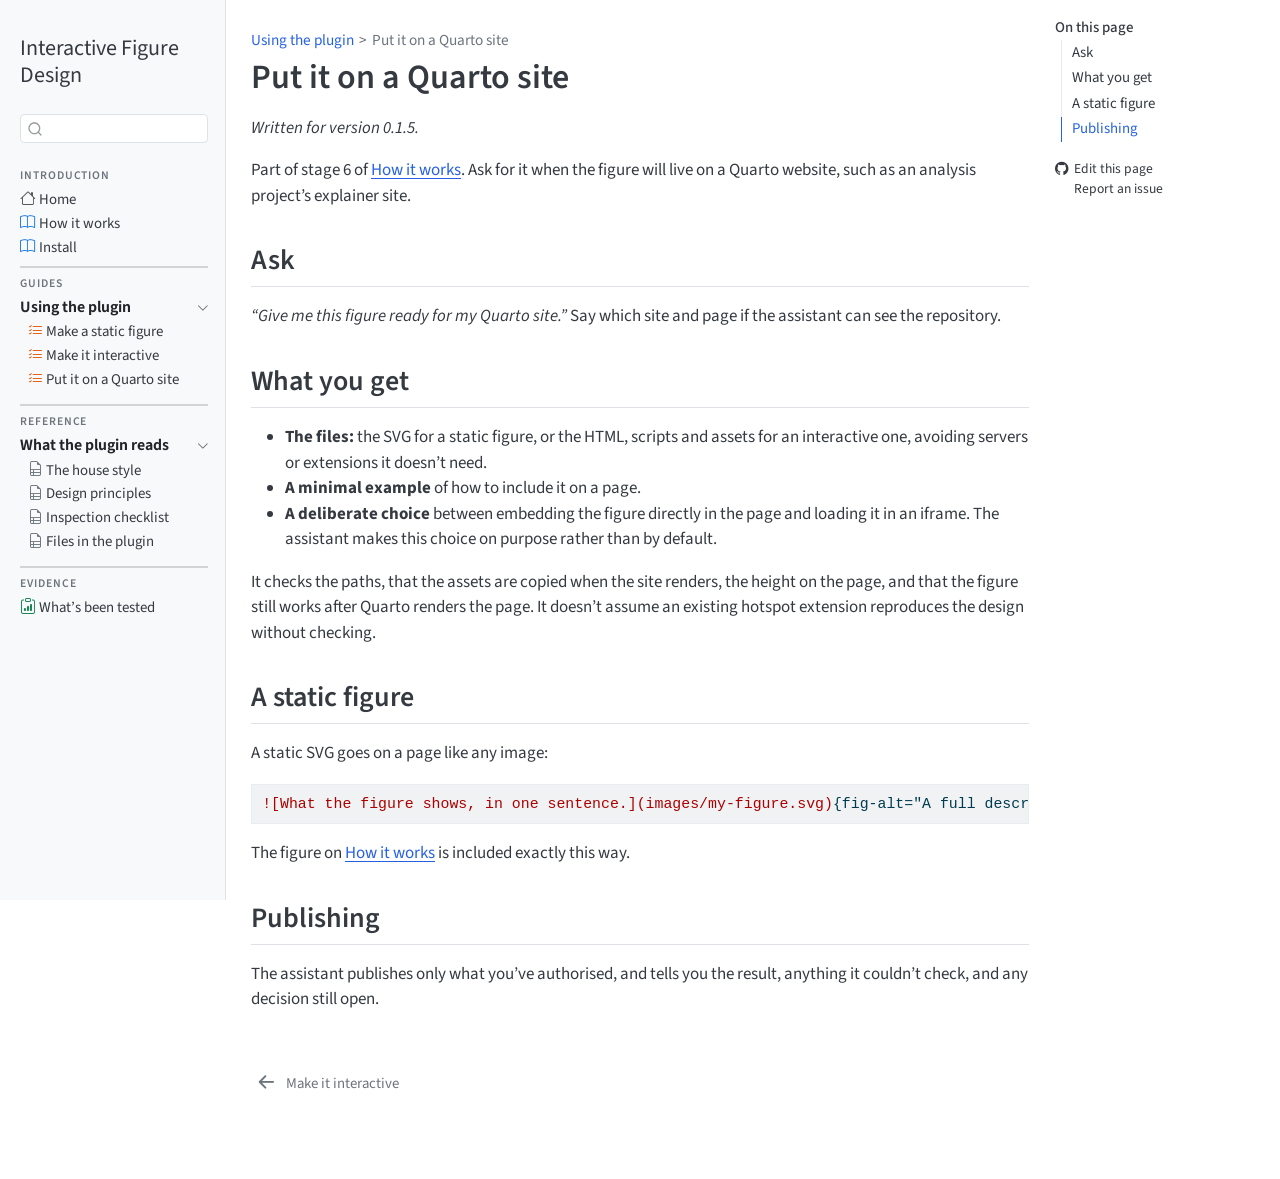
<file: using/quarto.html>
<!DOCTYPE html>
<html xmlns="http://www.w3.org/1999/xhtml" lang="en" xml:lang="en"><head>

<meta charset="utf-8">
<meta name="generator" content="quarto-1.12.1">

<meta name="viewport" content="width=device-width, initial-scale=1.0, user-scalable=yes">


<title>Put it on a Quarto site – Interactive Figure Design</title>
<style>
/* Default styles provided by pandoc.
** See https://pandoc.org/MANUAL.html#variables-for-html for config info.
*/
span.smallcaps{font-variant: small-caps;}
div.columns{display: flex; gap: 1.5em;}
div.column{flex: auto;}
@media screen {
div.columns{gap: min(4vw, 1.5em);}
div.column{overflow-x: auto;}
}
div.hanging-indent{margin-left: 1.5em; text-indent: -1.5em;}
ul.task-list{list-style: none;}
ul.task-list li input[type="checkbox"] {
  width: 0.8em;
  margin: 0 0.8em 0.2em -1em; /* quarto-specific, see https://github.com/quarto-dev/quarto-cli/issues/4556 */ 
  vertical-align: middle;
}
/* CSS for syntax highlighting */
html { -webkit-text-size-adjust: 100%; }
pre > code.sourceCode { white-space: pre; position: relative; }
pre > code.sourceCode > span { display: inline-block; line-height: 1.25; }
pre > code.sourceCode > span:empty { height: 1.2em; }
.sourceCode { overflow: visible; }
code.sourceCode > span { color: inherit; text-decoration: inherit; }
div.sourceCode { margin: 1em 0; }
pre.sourceCode { margin: 0; }
@media screen {
div.sourceCode { overflow: auto; }
}
@media print {
pre > code.sourceCode { white-space: pre-wrap; }
pre > code.sourceCode > span { text-indent: -5em; padding-left: 5em; }
}
pre.numberSource code
  { counter-reset: source-line 0; }
pre.numberSource code > span
  { position: relative; left: -4em; counter-increment: source-line; }
pre.numberSource code > span > a:first-child::before
  { content: counter(source-line);
    position: relative; left: -1em; text-align: right; vertical-align: baseline;
    border: none; display: inline-block;
    -webkit-touch-callout: none; -webkit-user-select: none;
    -khtml-user-select: none; -moz-user-select: none;
    -ms-user-select: none; user-select: none;
    padding: 0 4px; width: 4em;
  }
pre.numberSource { margin-left: 3em;  padding-left: 4px; }
div.sourceCode
  {   }
@media screen {
pre > code.sourceCode > span > a:first-child::before { text-decoration: underline; }
}
</style>


<script src="../site_libs/quarto-nav/quarto-nav.js"></script>
<script src="../site_libs/quarto-nav/headroom.min.js"></script>
<script src="../site_libs/clipboard/clipboard.min.js"></script>
<script src="../site_libs/quarto-search/autocomplete.umd.js"></script>
<script src="../site_libs/quarto-search/fuse.min.js"></script>
<script src="../site_libs/quarto-search/quarto-search.js"></script>
<meta name="quarto:offset" content="../">
<link href="../using/interactive.html" rel="prev">
<script src="../site_libs/quarto-html/quarto.js" type="module"></script>
<script src="../site_libs/quarto-html/tabsets/tabsets.js" type="module"></script>
<script src="../site_libs/quarto-html/scrollable-regions/scrollable-regions.js" type="module"></script>
<script src="../site_libs/quarto-html/popper.min.js"></script>
<script src="../site_libs/quarto-html/tippy.umd.min.js"></script>
<script src="../site_libs/quarto-html/anchor.min.js"></script>
<link href="../site_libs/quarto-html/tippy.css" rel="stylesheet">
<link href="../site_libs/quarto-html/quarto-syntax-highlighting-6f4d992786adc40a866529610d8cdb02.css" rel="stylesheet" id="quarto-text-highlighting-styles">
<script src="../site_libs/bootstrap/bootstrap.min.js"></script>
<link href="../site_libs/bootstrap/bootstrap-icons.css" rel="stylesheet">
<link href="../site_libs/bootstrap/bootstrap-3d8ff1b8a8ddd1b55bd8ba3b1a228202.min.css" rel="stylesheet" append-hash="true" id="quarto-bootstrap" data-mode="light">
<script id="quarto-search-options" type="application/json">{
  "location": "sidebar",
  "copy-button": false,
  "collapse-after": 3,
  "panel-placement": "start",
  "type": "textbox",
  "limit": 50,
  "keyboard-shortcut": [
    "f",
    "/",
    "s"
  ],
  "show-item-context": false,
  "language": {
    "search-no-results-text": "No results",
    "search-matching-documents-text": "matching documents",
    "search-copy-link-title": "Copy link to search",
    "search-hide-matches-text": "Hide additional matches",
    "search-more-match-text": "more match in this document",
    "search-more-matches-text": "more matches in this document",
    "search-clear-button-title": "Clear",
    "search-text-placeholder": "",
    "search-detached-cancel-button-title": "Cancel",
    "search-submit-button-title": "Submit",
    "search-label": "Search"
  }
}</script>


<link rel="stylesheet" href="../styles.css">
</head>

<body class="nav-sidebar docked quarto-light"><a id="quarto-skip-link" class="visually-hidden-focusable" href="#quarto-document-content">Skip to main content</a>

<div id="quarto-search-results"></div>
  <header id="quarto-header" class="headroom fixed-top">
  <nav class="quarto-secondary-nav" aria-label="Toolbar">
    <div class="container-fluid d-flex">
      <button type="button" class="quarto-btn-toggle btn" data-bs-toggle="collapse" role="button" data-bs-target=".quarto-sidebar-collapse-item" aria-controls="quarto-sidebar" aria-expanded="false" aria-label="Toggle sidebar navigation" onclick="if (window.quartoToggleHeadroom) { window.quartoToggleHeadroom(); }">
        <i class="bi bi-layout-text-sidebar-reverse"></i>
      </button>
        <nav class="quarto-page-breadcrumbs" aria-label="Breadcrumbs"><ol class="breadcrumb"><li class="breadcrumb-item"><a href="../using/static.html">Using the plugin</a></li><li class="breadcrumb-item"><a href="../using/quarto.html">Put it on a Quarto site</a></li></ol></nav>
        <a class="flex-grow-1" data-bs-toggle="collapse" data-bs-target=".quarto-sidebar-collapse-item" onclick="if (window.quartoToggleHeadroom) { window.quartoToggleHeadroom(); }">      
        </a>
      <button type="button" class="btn quarto-search-button" aria-label="Search" onclick="window.quartoOpenSearch();">
        <i class="bi bi-search"></i>
      </button>
    </div>
  </nav>
</header>
<!-- content -->
<div id="quarto-content" class="quarto-container page-columns page-rows-contents page-layout-full">
<!-- sidebar -->
  <nav id="quarto-sidebar" class="sidebar collapse collapse-horizontal quarto-sidebar-collapse-item sidebar-navigation docked overflow-auto" aria-label="Site">
    <div class="pt-lg-2 mt-2 text-left sidebar-header">
    <div class="sidebar-title mb-0 py-0">
      <a href="../">Interactive Figure Design</a> 
    </div>
      </div>
        <div class="mt-2 flex-shrink-0 align-items-center">
        <div class="sidebar-search">
        <div id="quarto-search" class="" title="Search"></div>
        </div>
        </div>
    <div class="sidebar-menu-container"> 
    <ul class="list-unstyled mt-1">
        <li class="sidebar-item">
 <span class="menu-text">Introduction</span>
  </li>
        <li class="sidebar-item">
  <div class="sidebar-item-container"> 
  <a href="../index.html" class="sidebar-item-text sidebar-link"><i class="bi bi-house" role="img">
</i> 
 <span class="menu-text">Home</span></a>
  </div>
</li>
        <li class="sidebar-item">
  <div class="sidebar-item-container"> 
  <a href="../how-it-works.html" class="sidebar-item-text sidebar-link"><i class="bi bi-book" role="img">
</i> 
 <span class="menu-text">How it works</span></a>
  </div>
</li>
        <li class="sidebar-item">
  <div class="sidebar-item-container"> 
  <a href="../install.html" class="sidebar-item-text sidebar-link"><i class="bi bi-book" role="img">
</i> 
 <span class="menu-text">Install</span></a>
  </div>
</li>
        <li class="px-0"><hr class="sidebar-divider hi "></li>
        <li class="sidebar-item">
 <span class="menu-text">Guides</span>
  </li>
        <li class="sidebar-item sidebar-item-section">
      <div class="sidebar-item-container"> 
            <button type="button" class="sidebar-item-text sidebar-item-toggle sidebar-link text-start" data-bs-toggle="collapse" data-bs-target="#quarto-sidebar-section-1" aria-controls="quarto-sidebar-section-1" aria-expanded="true">
 <span class="menu-text" id="quarto-sidebar-section-1-label">Using the plugin</span><i class="bi bi-chevron-right" aria-hidden="true"></i></button>
      </div>
      <ul id="quarto-sidebar-section-1" aria-labelledby="quarto-sidebar-section-1-label" class="collapse list-unstyled sidebar-section depth1 show">  
          <li class="sidebar-item">
  <div class="sidebar-item-container"> 
  <a href="../using/static.html" class="sidebar-item-text sidebar-link"><i class="bi bi-list-check" role="img">
</i> 
 <span class="menu-text">Make a static figure</span></a>
  </div>
</li>
          <li class="sidebar-item">
  <div class="sidebar-item-container"> 
  <a href="../using/interactive.html" class="sidebar-item-text sidebar-link"><i class="bi bi-list-check" role="img">
</i> 
 <span class="menu-text">Make it interactive</span></a>
  </div>
</li>
          <li class="sidebar-item">
  <div class="sidebar-item-container"> 
  <a href="../using/quarto.html" class="sidebar-item-text sidebar-link active"><i class="bi bi-list-check" role="img">
</i> 
 <span class="menu-text">Put it on a Quarto site</span></a>
  </div>
</li>
      </ul>
  </li>
        <li class="px-0"><hr class="sidebar-divider hi "></li>
        <li class="sidebar-item">
 <span class="menu-text">Reference</span>
  </li>
        <li class="sidebar-item sidebar-item-section">
      <div class="sidebar-item-container"> 
            <button type="button" class="sidebar-item-text sidebar-item-toggle sidebar-link text-start" data-bs-toggle="collapse" data-bs-target="#quarto-sidebar-section-2" aria-controls="quarto-sidebar-section-2" aria-expanded="true">
 <span class="menu-text" id="quarto-sidebar-section-2-label">What the plugin reads</span><i class="bi bi-chevron-right" aria-hidden="true"></i></button>
      </div>
      <ul id="quarto-sidebar-section-2" aria-labelledby="quarto-sidebar-section-2-label" class="collapse list-unstyled sidebar-section depth1 show">  
          <li class="sidebar-item">
  <div class="sidebar-item-container"> 
  <a href="../reference/style.html" class="sidebar-item-text sidebar-link"><i class="bi bi-file-earmark-ruled" role="img">
</i> 
 <span class="menu-text">The house style</span></a>
  </div>
</li>
          <li class="sidebar-item">
  <div class="sidebar-item-container"> 
  <a href="../reference/principles.html" class="sidebar-item-text sidebar-link"><i class="bi bi-file-earmark-ruled" role="img">
</i> 
 <span class="menu-text">Design principles</span></a>
  </div>
</li>
          <li class="sidebar-item">
  <div class="sidebar-item-container"> 
  <a href="../reference/checklist.html" class="sidebar-item-text sidebar-link"><i class="bi bi-file-earmark-ruled" role="img">
</i> 
 <span class="menu-text">Inspection checklist</span></a>
  </div>
</li>
          <li class="sidebar-item">
  <div class="sidebar-item-container"> 
  <a href="../reference/files.html" class="sidebar-item-text sidebar-link"><i class="bi bi-file-earmark-ruled" role="img">
</i> 
 <span class="menu-text">Files in the plugin</span></a>
  </div>
</li>
      </ul>
  </li>
        <li class="px-0"><hr class="sidebar-divider hi "></li>
        <li class="sidebar-item">
 <span class="menu-text">Evidence</span>
  </li>
        <li class="sidebar-item">
  <div class="sidebar-item-container"> 
  <a href="../testing.html" class="sidebar-item-text sidebar-link"><i class="bi bi-clipboard-data" role="img">
</i> 
 <span class="menu-text">What’s been tested</span></a>
  </div>
</li>
    </ul>
    </div>
</nav>
<div id="quarto-sidebar-glass" class="quarto-sidebar-collapse-item" data-bs-toggle="collapse" data-bs-target=".quarto-sidebar-collapse-item"></div>
<!-- margin-sidebar -->
    <div id="quarto-margin-sidebar" class="sidebar margin-sidebar">
        <nav id="TOC" role="doc-toc" aria-labelledby="toc-title" class="toc-active">
    <h2 id="toc-title">On this page</h2>
   
  <ul>
  <li><a href="#ask" id="toc-ask" class="nav-link active" data-scroll-target="#ask">Ask</a></li>
  <li><a href="#what-you-get" id="toc-what-you-get" class="nav-link" data-scroll-target="#what-you-get">What you get</a></li>
  <li><a href="#a-static-figure" id="toc-a-static-figure" class="nav-link" data-scroll-target="#a-static-figure">A static figure</a></li>
  <li><a href="#publishing" id="toc-publishing" class="nav-link" data-scroll-target="#publishing">Publishing</a></li>
  </ul>
<div class="toc-actions"><ul><li><a href="https://github.com/VagishHemmige/figure-design/edit/main/site/using/quarto.qmd" class="toc-action"><i class="bi bi-github"></i>Edit this page</a></li><li><a href="https://github.com/VagishHemmige/figure-design/issues/new" class="toc-action"><i class="bi empty"></i>Report an issue</a></li></ul></div></nav>
    </div>
<!-- main -->
<main class="content column-body" id="quarto-document-content" tabindex="-1">

<header id="title-block-header" class="quarto-title-block default"><nav class="quarto-page-breadcrumbs quarto-title-breadcrumbs d-none d-lg-block" aria-label="Breadcrumbs"><ol class="breadcrumb"><li class="breadcrumb-item"><a href="../using/static.html">Using the plugin</a></li><li class="breadcrumb-item"><a href="../using/quarto.html">Put it on a Quarto site</a></li></ol></nav>
<div class="quarto-title">
<h1 class="title">Put it on a Quarto site</h1>
</div>



<div class="quarto-title-meta column-body">

    
  
    
  </div>
  


</header>


<p><em>Written for version 0.1.5.</em></p>
<p>Part of stage 6 of <a href="../how-it-works.html">How it works</a>. Ask for it when the figure will live on a Quarto website, such as an analysis project’s explainer site.</p>
<section id="ask" class="level2">
<h2 class="anchored" data-anchor-id="ask">Ask</h2>
<p><em>“Give me this figure ready for my Quarto site.”</em> Say which site and page if the assistant can see the repository.</p>
</section>
<section id="what-you-get" class="level2">
<h2 class="anchored" data-anchor-id="what-you-get">What you get</h2>
<ul>
<li><strong>The files:</strong> the SVG for a static figure, or the HTML, scripts and assets for an interactive one, avoiding servers or extensions it doesn’t need.</li>
<li><strong>A minimal example</strong> of how to include it on a page.</li>
<li><strong>A deliberate choice</strong> between embedding the figure directly in the page and loading it in an iframe. The assistant makes this choice on purpose rather than by default.</li>
</ul>
<p>It checks the paths, that the assets are copied when the site renders, the height on the page, and that the figure still works after Quarto renders the page. It doesn’t assume an existing hotspot extension reproduces the design without checking.</p>
</section>
<section id="a-static-figure" class="level2">
<h2 class="anchored" data-anchor-id="a-static-figure">A static figure</h2>
<p>A static SVG goes on a page like any image:</p>
<div class="code-copy-outer-scaffold"><div class="sourceCode" id="cb1"><pre class="sourceCode markdown code-with-copy"><code class="sourceCode markdown"><span id="cb1-1"><a href="#cb1-1" aria-hidden="true" tabindex="-1"></a><span class="al">![What the figure shows, in one sentence.](images/my-figure.svg)</span>{fig-alt="A full description for screen readers."}</span></code></pre></div><button title="Copy to Clipboard" class="code-copy-button"><i class="bi"></i></button></div>
<p>The figure on <a href="../how-it-works.html">How it works</a> is included exactly this way.</p>
</section>
<section id="publishing" class="level2">
<h2 class="anchored" data-anchor-id="publishing">Publishing</h2>
<p>The assistant publishes only what you’ve authorised, and tells you the result, anything it couldn’t check, and any decision still open.</p>


</section>

</main> <!-- /main -->
<script id="quarto-html-after-body" type="application/javascript">
  window.document.addEventListener("DOMContentLoaded", function (event) {
    const icon = "";
    const anchorJS = new window.AnchorJS();
    anchorJS.options = {
      placement: 'right',
      icon: icon
    };
    anchorJS.add('.anchored');
    const isCodeAnnotation = (el) => {
      for (const clz of el.classList) {
        if (clz.startsWith('code-annotation-')) {                     
          return true;
        }
      }
      return false;
    }
    const onCopySuccess = function(e) {
      // button target
      const button = e.trigger;
      // don't keep focus
      button.blur();
      // flash "checked"
      button.classList.add('code-copy-button-checked');
      var currentTitle = button.getAttribute("title");
      button.setAttribute("title", "Copied!");
      let tooltip;
      if (window.bootstrap) {
        button.setAttribute("data-bs-toggle", "tooltip");
        button.setAttribute("data-bs-placement", "left");
        button.setAttribute("data-bs-title", "Copied!");
        tooltip = new bootstrap.Tooltip(button, 
          { trigger: "manual", 
            customClass: "code-copy-button-tooltip",
            offset: [0, -8]});
        tooltip.show();    
      }
      setTimeout(function() {
        if (tooltip) {
          tooltip.hide();
          button.removeAttribute("data-bs-title");
          button.removeAttribute("data-bs-toggle");
          button.removeAttribute("data-bs-placement");
        }
        button.setAttribute("title", currentTitle);
        button.classList.remove('code-copy-button-checked');
      }, 1000);
      // clear code selection
      e.clearSelection();
    }
    const getTextToCopy = function(trigger) {
      const outerScaffold = trigger.parentElement.cloneNode(true);
      const codeEl = outerScaffold.querySelector('code');
      for (const childEl of codeEl.children) {
        if (isCodeAnnotation(childEl)) {
          childEl.remove();
        }
      }
      return codeEl.innerText;
    }
    const clipboard = new window.ClipboardJS('.code-copy-button:not([data-in-quarto-modal])', {
      text: getTextToCopy
    });
    clipboard.on('success', onCopySuccess);
    if (window.document.getElementById('quarto-embedded-source-code-modal')) {
      const clipboardModal = new window.ClipboardJS('.code-copy-button[data-in-quarto-modal]', {
        text: getTextToCopy,
        container: window.document.getElementById('quarto-embedded-source-code-modal')
      });
      clipboardModal.on('success', onCopySuccess);
    }
      var localhostRegex = new RegExp(/^(?:http|https):\/\/localhost\:?[0-9]*\//);
      var mailtoRegex = new RegExp(/^mailto:/);
        var filterRegex = new RegExp("https:\/\/vagishhemmige\.github\.io\/figure-design");
      const newWindowLabel = "(opens in a new tab)";
      const newWindowNoteId = "quarto-ext-newwindow-label";
      // Links reference one hidden label through aria-describedby, so the
      // announcement never changes their accessible name.
      var describeNewWindow = (link) => {
        if (!window.document.getElementById(newWindowNoteId)) {
          var newWindowNote = window.document.createElement("span");
          newWindowNote.id = newWindowNoteId;
          newWindowNote.hidden = true;
          newWindowNote.textContent = newWindowLabel;
          window.document.body.appendChild(newWindowNote);
        }
        var describedBy = (link.getAttribute("aria-describedby") || "").split(/\s+/).filter(Boolean);
        if (!describedBy.includes(newWindowNoteId)) {
          describedBy.push(newWindowNoteId);
          link.setAttribute("aria-describedby", describedBy.join(" "));
        }
      }
      var opensNewContext = (link) => {
        var target = (link.getAttribute("target") || "").toLowerCase();
        return target !== "" && !["_self", "_parent", "_top"].includes(target);
      }
      var isInternal = (href) => {
          return filterRegex.test(href) || localhostRegex.test(href) || mailtoRegex.test(href);
      }
      // Inspect non-navigation links and adorn them if external
      window.quartoDecorateExternalLinks = function (root) {
     var links = (root || window.document).querySelectorAll('a[href]:not(.nav-link):not(.navbar-brand):not(.toc-action):not(.sidebar-link):not(.sidebar-item-toggle):not(.pagination-link):not(.no-external):not([aria-hidden]):not(.dropdown-item):not(.quarto-navigation-tool):not(.about-link)');
      for (var i=0; i<links.length; i++) {
        const link = links[i];
        if (!isInternal(link.href)) {
          // undo the damage that might have been done by quarto-nav.js in the case of
          // links that we want to consider external
          if (link.dataset.originalHref !== undefined) {
            link.href = link.dataset.originalHref;
          }
          if (!link.classList.contains('no-external-icon')) {
          }
        }
        if (opensNewContext(link)) {
          describeNewWindow(link);
        }
      }
      };
      window.quartoDecorateExternalLinks(window.document);
    // Esc closes the popup (WCAG 1.4.13) and focus leaving both trigger and
    // popup closes it (WCAG 2.4.11); tippy handles neither for interactive popups.
    const hideOnEscAndFocusOut = {
      name: 'hideOnEscAndFocusOut',
      defaultValue: true,
      fn(instance) {
        const dismiss = () => {
          // A show scheduled by the trigger delay would otherwise reopen it
          instance.clearDelayTimeouts();
          instance.hide();
        };
        const onKeyDown = (event) => {
          if (event.key !== 'Escape') {
            return;
          }
          // Keep Esc from also reaching page handlers (e.g. reveal.js overview),
          // except an open reveal.js slide menu, which Esc should close too.
          // The menu handles keys only when its keyboard option is on.
          const menuHandlesEsc = window.Reveal?.getPlugin?.('menu')?.isOpen() &&
            window.Reveal.getConfig().menu?.keyboard !== false;
          if (!menuHandlesEsc) {
            event.stopPropagation();
          }
          if (instance.popper.contains(window.document.activeElement)) {
            // Disabled while refocusing so the focus trigger does not reopen it
            instance.disable();
            instance.reference.focus();
            instance.enable();
          }
          dismiss();
        };
        const onFocusOut = (event) => {
          const target = event.relatedTarget;
          if (target && !instance.reference.contains(target) &&
              !instance.popper.contains(target)) {
            dismiss();
          }
        };
        // On the trigger too: a click trigger (code-annotations: select) has no
        // blur handling. Attached for the instance's lifetime so leaving the
        // trigger also cancels a show still pending on the trigger delay.
        instance.reference.addEventListener('focusout', onFocusOut);
        return {
          onShow() {
            window.document.addEventListener('keydown', onKeyDown, true);
            instance.popper.addEventListener('focusout', onFocusOut);
          },
          onHide() {
            window.document.removeEventListener('keydown', onKeyDown, true);
            instance.popper.removeEventListener('focusout', onFocusOut);
          },
          onDestroy() {
            instance.reference.removeEventListener('focusout', onFocusOut);
          },
        };
      },
    };
    function tippyHover(el, contentFn, onTriggerFn, onUntriggerFn) {
      const config = {
        allowHTML: true,
        maxWidth: 500,
        delay: 100,
        arrow: false,
        appendTo: function(el) {
            return el.parentElement;
        },
        interactive: true,
        interactiveBorder: 10,
        theme: 'quarto',
        placement: 'bottom-start',
        plugins: [hideOnEscAndFocusOut],
      };
      if (contentFn) {
        config.content = contentFn;
      }
      if (onTriggerFn) {
        config.onTrigger = onTriggerFn;
      }
      if (onUntriggerFn) {
        config.onUntrigger = onUntriggerFn;
      }
      window.tippy(el, config); 
    }
    const noterefs = window.document.querySelectorAll('a[role="doc-noteref"]');
    for (var i=0; i<noterefs.length; i++) {
      const ref = noterefs[i];
      tippyHover(ref, function() {
        // use id or data attribute instead here
        let href = ref.getAttribute('data-footnote-href') || ref.getAttribute('href');
        try { href = new URL(href).hash; } catch {}
        const id = href.replace(/^#\/?/, "");
        const note = window.document.getElementById(id);
        if (note) {
          return note.innerHTML;
        } else {
          return "";
        }
      });
    }
    const xrefs = window.document.querySelectorAll('a.quarto-xref');
    const processXRef = (id, note) => {
      // Strip column container classes
      const stripColumnClz = (el) => {
        el.classList.remove("page-full", "page-columns");
        if (el.children) {
          for (const child of el.children) {
            stripColumnClz(child);
          }
        }
      }
      stripColumnClz(note)
      if (id === null || id.startsWith('sec-')) {
        // Special case sections, only their first couple elements
        const container = document.createElement("div");
        if (note.children && note.children.length > 2) {
          container.appendChild(note.children[0].cloneNode(true));
          for (let i = 1; i < note.children.length; i++) {
            const child = note.children[i];
            if (child.tagName === "P" && child.innerText === "") {
              continue;
            } else {
              container.appendChild(child.cloneNode(true));
              break;
            }
          }
          if (window.Quarto?.typesetMath) {
            window.Quarto.typesetMath(container);
          }
          return container.innerHTML
        } else {
          if (window.Quarto?.typesetMath) {
            window.Quarto.typesetMath(note);
          }
          return note.innerHTML;
        }
      } else {
        // Remove any anchor links if they are present
        const anchorLink = note.querySelector('a.anchorjs-link');
        if (anchorLink) {
          anchorLink.remove();
        }
        if (window.Quarto?.typesetMath) {
          window.Quarto.typesetMath(note);
        }
        if (note.classList.contains("callout")) {
          return note.outerHTML;
        } else {
          return note.innerHTML;
        }
      }
    }
    for (var i=0; i<xrefs.length; i++) {
      const xref = xrefs[i];
      tippyHover(xref, undefined, function(instance) {
        instance.disable();
        let url = xref.getAttribute('href');
        let hash = undefined; 
        if (url.startsWith('#')) {
          hash = url;
        } else {
          try { hash = new URL(url).hash; } catch {}
        }
        if (hash) {
          const id = hash.replace(/^#\/?/, "");
          const note = window.document.getElementById(id);
          if (note !== null) {
            try {
              const html = processXRef(id, note.cloneNode(true));
              instance.setContent(html);
            } finally {
              instance.enable();
              instance.show();
            }
          } else {
            // See if we can fetch this
            fetch(url.split('#')[0])
            .then(res => res.text())
            .then(html => {
              const parser = new DOMParser();
              const htmlDoc = parser.parseFromString(html, "text/html");
              const note = htmlDoc.getElementById(id);
              if (note !== null) {
                const html = processXRef(id, note);
                instance.setContent(html);
              } 
            }).finally(() => {
              instance.enable();
              instance.show();
            });
          }
        } else {
          // See if we can fetch a full url (with no hash to target)
          // This is a special case and we should probably do some content thinning / targeting
          fetch(url)
          .then(res => res.text())
          .then(html => {
            const parser = new DOMParser();
            const htmlDoc = parser.parseFromString(html, "text/html");
            const note = htmlDoc.querySelector('main.content');
            if (note !== null) {
              // This should only happen for chapter cross references
              // (since there is no id in the URL)
              // remove the first header
              if (note.children.length > 0 && note.children[0].tagName === "HEADER") {
                note.children[0].remove();
              }
              const html = processXRef(null, note);
              instance.setContent(html);
            } 
          }).finally(() => {
            instance.enable();
            instance.show();
          });
        }
      }, function(instance) {
      });
    }
        let selectedAnnoteEl;
        const selectorForAnnotation = ( cell, annotation) => {
          let cellAttr = 'data-code-cell="' + cell + '"';
          let lineAttr = 'data-code-annotation="' +  annotation + '"';
          const selector = 'span[' + cellAttr + '][' + lineAttr + ']';
          return selector;
        }
        const selectCodeLines = (annoteEl) => {
          const doc = window.document;
          const targetCell = annoteEl.getAttribute("data-target-cell");
          const targetAnnotation = annoteEl.getAttribute("data-target-annotation");
          const annoteSpan = window.document.querySelector(selectorForAnnotation(targetCell, targetAnnotation));
          const lines = annoteSpan.getAttribute("data-code-lines").split(",");
          const lineIds = lines.map((line) => {
            return targetCell + "-" + line;
          })
          // Each band is positioned against its own containing block, which is
          // not the offsetParent of the lines, so place it from client rects.
          const placeBand = (band, firstEl, lastEl, codeBlock) => {
            const container = band.offsetParent;
            if (container === null) {
              return;
            }
            const containerRect = container.getBoundingClientRect();
            // Reveal.js scales slides with a transform, so convert client
            // pixels back to the CSS pixels of the container.
            const scale = containerRect.height / container.offsetHeight || 1;
            const firstRect = firstEl.getBoundingClientRect();
            const lastRect = lastEl.getBoundingClientRect();
            const top = (firstRect.top - containerRect.top) / scale - container.clientTop + container.scrollTop;
            const height = (lastRect.bottom - firstRect.top) / scale;
            band.style.top = top - 2 + "px";
            band.style.height = height + 4 + "px";
            if (codeBlock) {
              // Without the copy button wrapper, the containing block is wider
              // than the code block, so span the code block explicitly.
              const blockRect = codeBlock.getBoundingClientRect();
              band.style.left = (blockRect.left - containerRect.left) / scale - container.clientLeft + container.scrollLeft + "px";
              band.style.width = blockRect.width / scale + "px";
            }
          };
          if (lineIds.length > 0) {
            const el = window.document.getElementById(lineIds[0]);
            const lastEl = window.document.getElementById(lineIds[lineIds.length - 1]);
            const parent = el.parentElement.parentElement;
            // cook up a div (if necessary) and position it
            let div = window.document.getElementById("code-annotation-line-highlight");
            if (div === null) {
              div = window.document.createElement("div");
              div.setAttribute("id", "code-annotation-line-highlight");
              div.style.position = 'absolute';
              parent.appendChild(div);
            }
            placeBand(div, el, lastEl, parent.closest("div.sourceCode") || parent);
            let gutterDiv = window.document.getElementById("code-annotation-line-highlight-gutter");
            if (gutterDiv === null) {
              gutterDiv = window.document.createElement("div");
              gutterDiv.setAttribute("id", "code-annotation-line-highlight-gutter");
              gutterDiv.style.position = 'absolute';
              const codeCell = window.document.getElementById(targetCell);
              const gutter = codeCell.querySelector('.code-annotation-gutter');
              gutter.appendChild(gutterDiv);
            }
            placeBand(gutterDiv, el, lastEl);
            selectedAnnoteEl = annoteEl;
          }
        };
        const unselectCodeLines = () => {
          const elementsIds = ["code-annotation-line-highlight", "code-annotation-line-highlight-gutter"];
          elementsIds.forEach((elId) => {
            const div = window.document.getElementById(elId);
            if (div) {
              div.remove();
            }
          });
          selectedAnnoteEl = undefined;
        };
          // Handle positioning of the toggle
      window.addEventListener(
        "resize",
        throttle(() => {
          elRect = undefined;
          if (selectedAnnoteEl) {
            selectCodeLines(selectedAnnoteEl);
          }
        }, 10)
      );
      function throttle(fn, ms) {
      let throttle = false;
      let timer;
        return (...args) => {
          if(!throttle) { // first call gets through
              fn.apply(this, args);
              throttle = true;
          } else { // all the others get throttled
              if(timer) clearTimeout(timer); // cancel #2
              timer = setTimeout(() => {
                fn.apply(this, args);
                timer = throttle = false;
              }, ms);
          }
        };
      }
        // Attach click handler to the DT
        const annoteDls = window.document.querySelectorAll('dt[data-target-cell]');
        for (const annoteDlNode of annoteDls) {
          annoteDlNode.addEventListener('click', (event) => {
            const clickedEl = event.target;
            if (clickedEl !== selectedAnnoteEl) {
              unselectCodeLines();
              const activeEl = window.document.querySelector('dt[data-target-cell].code-annotation-active');
              if (activeEl) {
                activeEl.classList.remove('code-annotation-active');
              }
              selectCodeLines(clickedEl);
              clickedEl.classList.add('code-annotation-active');
            } else {
              // Unselect the line
              unselectCodeLines();
              clickedEl.classList.remove('code-annotation-active');
            }
          });
        }
    const findCites = (el) => {
      const parentEl = el.parentElement;
      if (parentEl) {
        const cites = parentEl.dataset.cites;
        if (cites) {
          return {
            el,
            cites: cites.split(' ')
          };
        } else {
          return findCites(el.parentElement)
        }
      } else {
        return undefined;
      }
    };
    var bibliorefs = window.document.querySelectorAll('a[role="doc-biblioref"]');
    for (var i=0; i<bibliorefs.length; i++) {
      const ref = bibliorefs[i];
      const citeInfo = findCites(ref);
      if (citeInfo) {
        tippyHover(citeInfo.el, function() {
          var popup = window.document.createElement('div');
          citeInfo.cites.forEach(function(cite) {
            var citeDiv = window.document.createElement('div');
            citeDiv.classList.add('hanging-indent');
            citeDiv.classList.add('csl-entry');
            var biblioDiv = window.document.getElementById('ref-' + cite);
            if (biblioDiv) {
              citeDiv.innerHTML = biblioDiv.innerHTML;
            }
            popup.appendChild(citeDiv);
          });
          return popup.innerHTML;
        });
      }
    }
  });
  </script>
  <script type="application/javascript">
  window.quartoScrollableRegionsLabels = {"code":"Scrollable code","output":"Scrollable output"};
  </script>
<nav class="page-navigation column-body" aria-label="Page">
  <div class="nav-page nav-page-previous">
      <a href="../using/interactive.html" class="pagination-link" aria-label="Make it interactive">
        <i class="bi bi-arrow-left-short"></i> <span class="nav-page-text">Make it interactive</span>
      </a>          
  </div>
  <div class="nav-page nav-page-next">
  </div>
</nav>
</div> <!-- /content -->




<footer class="footer"><div class="nav-footer"><div class="nav-footer-center"><div class="toc-actions d-sm-block d-md-none"><ul><li><a href="https://github.com/VagishHemmige/figure-design/edit/main/site/using/quarto.qmd" class="toc-action"><i class="bi bi-github"></i>Edit this page</a></li><li><a href="https://github.com/VagishHemmige/figure-design/issues/new" class="toc-action"><i class="bi empty"></i>Report an issue</a></li></ul></div></div></div></footer></body></html>
</file>
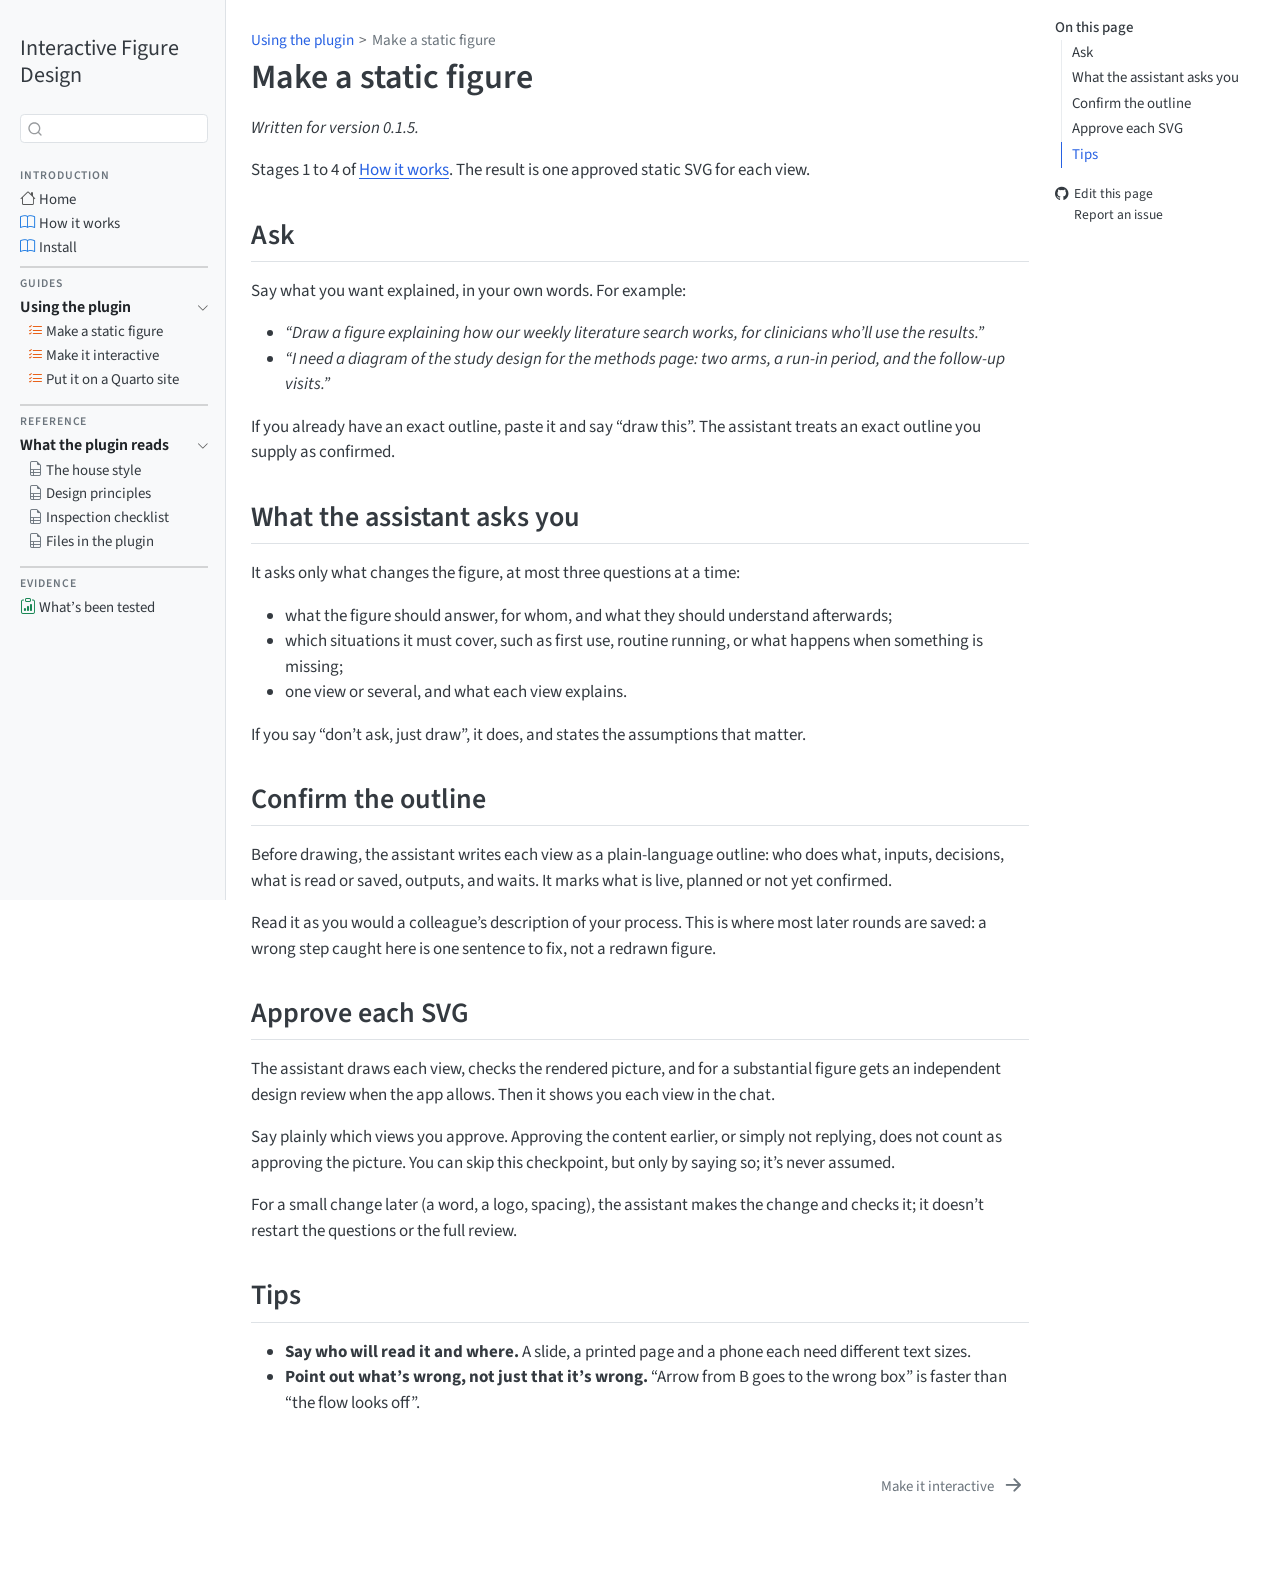
<file: using/static.html>
<!DOCTYPE html>
<html xmlns="http://www.w3.org/1999/xhtml" lang="en" xml:lang="en"><head>

<meta charset="utf-8">
<meta name="generator" content="quarto-1.12.1">

<meta name="viewport" content="width=device-width, initial-scale=1.0, user-scalable=yes">


<title>Make a static figure – Interactive Figure Design</title>
<style>
/* Default styles provided by pandoc.
** See https://pandoc.org/MANUAL.html#variables-for-html for config info.
*/
span.smallcaps{font-variant: small-caps;}
div.columns{display: flex; gap: 1.5em;}
div.column{flex: auto;}
@media screen {
div.columns{gap: min(4vw, 1.5em);}
div.column{overflow-x: auto;}
}
div.hanging-indent{margin-left: 1.5em; text-indent: -1.5em;}
ul.task-list{list-style: none;}
ul.task-list li input[type="checkbox"] {
  width: 0.8em;
  margin: 0 0.8em 0.2em -1em; /* quarto-specific, see https://github.com/quarto-dev/quarto-cli/issues/4556 */ 
  vertical-align: middle;
}
</style>


<script src="../site_libs/quarto-nav/quarto-nav.js"></script>
<script src="../site_libs/quarto-nav/headroom.min.js"></script>
<script src="../site_libs/clipboard/clipboard.min.js"></script>
<script src="../site_libs/quarto-search/autocomplete.umd.js"></script>
<script src="../site_libs/quarto-search/fuse.min.js"></script>
<script src="../site_libs/quarto-search/quarto-search.js"></script>
<meta name="quarto:offset" content="../">
<link href="../using/interactive.html" rel="next">
<script src="../site_libs/quarto-html/quarto.js" type="module"></script>
<script src="../site_libs/quarto-html/tabsets/tabsets.js" type="module"></script>
<script src="../site_libs/quarto-html/scrollable-regions/scrollable-regions.js" type="module"></script>
<script src="../site_libs/quarto-html/popper.min.js"></script>
<script src="../site_libs/quarto-html/tippy.umd.min.js"></script>
<script src="../site_libs/quarto-html/anchor.min.js"></script>
<link href="../site_libs/quarto-html/tippy.css" rel="stylesheet">
<link href="../site_libs/quarto-html/quarto-syntax-highlighting-6f4d992786adc40a866529610d8cdb02.css" rel="stylesheet" id="quarto-text-highlighting-styles">
<script src="../site_libs/bootstrap/bootstrap.min.js"></script>
<link href="../site_libs/bootstrap/bootstrap-icons.css" rel="stylesheet">
<link href="../site_libs/bootstrap/bootstrap-3d8ff1b8a8ddd1b55bd8ba3b1a228202.min.css" rel="stylesheet" append-hash="true" id="quarto-bootstrap" data-mode="light">
<script id="quarto-search-options" type="application/json">{
  "location": "sidebar",
  "copy-button": false,
  "collapse-after": 3,
  "panel-placement": "start",
  "type": "textbox",
  "limit": 50,
  "keyboard-shortcut": [
    "f",
    "/",
    "s"
  ],
  "show-item-context": false,
  "language": {
    "search-no-results-text": "No results",
    "search-matching-documents-text": "matching documents",
    "search-copy-link-title": "Copy link to search",
    "search-hide-matches-text": "Hide additional matches",
    "search-more-match-text": "more match in this document",
    "search-more-matches-text": "more matches in this document",
    "search-clear-button-title": "Clear",
    "search-text-placeholder": "",
    "search-detached-cancel-button-title": "Cancel",
    "search-submit-button-title": "Submit",
    "search-label": "Search"
  }
}</script>


<link rel="stylesheet" href="../styles.css">
</head>

<body class="nav-sidebar docked quarto-light"><a id="quarto-skip-link" class="visually-hidden-focusable" href="#quarto-document-content">Skip to main content</a>

<div id="quarto-search-results"></div>
  <header id="quarto-header" class="headroom fixed-top">
  <nav class="quarto-secondary-nav" aria-label="Toolbar">
    <div class="container-fluid d-flex">
      <button type="button" class="quarto-btn-toggle btn" data-bs-toggle="collapse" role="button" data-bs-target=".quarto-sidebar-collapse-item" aria-controls="quarto-sidebar" aria-expanded="false" aria-label="Toggle sidebar navigation" onclick="if (window.quartoToggleHeadroom) { window.quartoToggleHeadroom(); }">
        <i class="bi bi-layout-text-sidebar-reverse"></i>
      </button>
        <nav class="quarto-page-breadcrumbs" aria-label="Breadcrumbs"><ol class="breadcrumb"><li class="breadcrumb-item"><a href="../using/static.html">Using the plugin</a></li><li class="breadcrumb-item"><a href="../using/static.html">Make a static figure</a></li></ol></nav>
        <a class="flex-grow-1" data-bs-toggle="collapse" data-bs-target=".quarto-sidebar-collapse-item" onclick="if (window.quartoToggleHeadroom) { window.quartoToggleHeadroom(); }">      
        </a>
      <button type="button" class="btn quarto-search-button" aria-label="Search" onclick="window.quartoOpenSearch();">
        <i class="bi bi-search"></i>
      </button>
    </div>
  </nav>
</header>
<!-- content -->
<div id="quarto-content" class="quarto-container page-columns page-rows-contents page-layout-full">
<!-- sidebar -->
  <nav id="quarto-sidebar" class="sidebar collapse collapse-horizontal quarto-sidebar-collapse-item sidebar-navigation docked overflow-auto" aria-label="Site">
    <div class="pt-lg-2 mt-2 text-left sidebar-header">
    <div class="sidebar-title mb-0 py-0">
      <a href="../">Interactive Figure Design</a> 
    </div>
      </div>
        <div class="mt-2 flex-shrink-0 align-items-center">
        <div class="sidebar-search">
        <div id="quarto-search" class="" title="Search"></div>
        </div>
        </div>
    <div class="sidebar-menu-container"> 
    <ul class="list-unstyled mt-1">
        <li class="sidebar-item">
 <span class="menu-text">Introduction</span>
  </li>
        <li class="sidebar-item">
  <div class="sidebar-item-container"> 
  <a href="../index.html" class="sidebar-item-text sidebar-link"><i class="bi bi-house" role="img">
</i> 
 <span class="menu-text">Home</span></a>
  </div>
</li>
        <li class="sidebar-item">
  <div class="sidebar-item-container"> 
  <a href="../how-it-works.html" class="sidebar-item-text sidebar-link"><i class="bi bi-book" role="img">
</i> 
 <span class="menu-text">How it works</span></a>
  </div>
</li>
        <li class="sidebar-item">
  <div class="sidebar-item-container"> 
  <a href="../install.html" class="sidebar-item-text sidebar-link"><i class="bi bi-book" role="img">
</i> 
 <span class="menu-text">Install</span></a>
  </div>
</li>
        <li class="px-0"><hr class="sidebar-divider hi "></li>
        <li class="sidebar-item">
 <span class="menu-text">Guides</span>
  </li>
        <li class="sidebar-item sidebar-item-section">
      <div class="sidebar-item-container"> 
            <button type="button" class="sidebar-item-text sidebar-item-toggle sidebar-link text-start" data-bs-toggle="collapse" data-bs-target="#quarto-sidebar-section-1" aria-controls="quarto-sidebar-section-1" aria-expanded="true">
 <span class="menu-text" id="quarto-sidebar-section-1-label">Using the plugin</span><i class="bi bi-chevron-right" aria-hidden="true"></i></button>
      </div>
      <ul id="quarto-sidebar-section-1" aria-labelledby="quarto-sidebar-section-1-label" class="collapse list-unstyled sidebar-section depth1 show">  
          <li class="sidebar-item">
  <div class="sidebar-item-container"> 
  <a href="../using/static.html" class="sidebar-item-text sidebar-link active"><i class="bi bi-list-check" role="img">
</i> 
 <span class="menu-text">Make a static figure</span></a>
  </div>
</li>
          <li class="sidebar-item">
  <div class="sidebar-item-container"> 
  <a href="../using/interactive.html" class="sidebar-item-text sidebar-link"><i class="bi bi-list-check" role="img">
</i> 
 <span class="menu-text">Make it interactive</span></a>
  </div>
</li>
          <li class="sidebar-item">
  <div class="sidebar-item-container"> 
  <a href="../using/quarto.html" class="sidebar-item-text sidebar-link"><i class="bi bi-list-check" role="img">
</i> 
 <span class="menu-text">Put it on a Quarto site</span></a>
  </div>
</li>
      </ul>
  </li>
        <li class="px-0"><hr class="sidebar-divider hi "></li>
        <li class="sidebar-item">
 <span class="menu-text">Reference</span>
  </li>
        <li class="sidebar-item sidebar-item-section">
      <div class="sidebar-item-container"> 
            <button type="button" class="sidebar-item-text sidebar-item-toggle sidebar-link text-start" data-bs-toggle="collapse" data-bs-target="#quarto-sidebar-section-2" aria-controls="quarto-sidebar-section-2" aria-expanded="true">
 <span class="menu-text" id="quarto-sidebar-section-2-label">What the plugin reads</span><i class="bi bi-chevron-right" aria-hidden="true"></i></button>
      </div>
      <ul id="quarto-sidebar-section-2" aria-labelledby="quarto-sidebar-section-2-label" class="collapse list-unstyled sidebar-section depth1 show">  
          <li class="sidebar-item">
  <div class="sidebar-item-container"> 
  <a href="../reference/style.html" class="sidebar-item-text sidebar-link"><i class="bi bi-file-earmark-ruled" role="img">
</i> 
 <span class="menu-text">The house style</span></a>
  </div>
</li>
          <li class="sidebar-item">
  <div class="sidebar-item-container"> 
  <a href="../reference/principles.html" class="sidebar-item-text sidebar-link"><i class="bi bi-file-earmark-ruled" role="img">
</i> 
 <span class="menu-text">Design principles</span></a>
  </div>
</li>
          <li class="sidebar-item">
  <div class="sidebar-item-container"> 
  <a href="../reference/checklist.html" class="sidebar-item-text sidebar-link"><i class="bi bi-file-earmark-ruled" role="img">
</i> 
 <span class="menu-text">Inspection checklist</span></a>
  </div>
</li>
          <li class="sidebar-item">
  <div class="sidebar-item-container"> 
  <a href="../reference/files.html" class="sidebar-item-text sidebar-link"><i class="bi bi-file-earmark-ruled" role="img">
</i> 
 <span class="menu-text">Files in the plugin</span></a>
  </div>
</li>
      </ul>
  </li>
        <li class="px-0"><hr class="sidebar-divider hi "></li>
        <li class="sidebar-item">
 <span class="menu-text">Evidence</span>
  </li>
        <li class="sidebar-item">
  <div class="sidebar-item-container"> 
  <a href="../testing.html" class="sidebar-item-text sidebar-link"><i class="bi bi-clipboard-data" role="img">
</i> 
 <span class="menu-text">What’s been tested</span></a>
  </div>
</li>
    </ul>
    </div>
</nav>
<div id="quarto-sidebar-glass" class="quarto-sidebar-collapse-item" data-bs-toggle="collapse" data-bs-target=".quarto-sidebar-collapse-item"></div>
<!-- margin-sidebar -->
    <div id="quarto-margin-sidebar" class="sidebar margin-sidebar">
        <nav id="TOC" role="doc-toc" aria-labelledby="toc-title" class="toc-active">
    <h2 id="toc-title">On this page</h2>
   
  <ul>
  <li><a href="#ask" id="toc-ask" class="nav-link active" data-scroll-target="#ask">Ask</a></li>
  <li><a href="#what-the-assistant-asks-you" id="toc-what-the-assistant-asks-you" class="nav-link" data-scroll-target="#what-the-assistant-asks-you">What the assistant asks you</a></li>
  <li><a href="#confirm-the-outline" id="toc-confirm-the-outline" class="nav-link" data-scroll-target="#confirm-the-outline">Confirm the outline</a></li>
  <li><a href="#approve-each-svg" id="toc-approve-each-svg" class="nav-link" data-scroll-target="#approve-each-svg">Approve each SVG</a></li>
  <li><a href="#tips" id="toc-tips" class="nav-link" data-scroll-target="#tips">Tips</a></li>
  </ul>
<div class="toc-actions"><ul><li><a href="https://github.com/VagishHemmige/figure-design/edit/main/site/using/static.qmd" class="toc-action"><i class="bi bi-github"></i>Edit this page</a></li><li><a href="https://github.com/VagishHemmige/figure-design/issues/new" class="toc-action"><i class="bi empty"></i>Report an issue</a></li></ul></div></nav>
    </div>
<!-- main -->
<main class="content column-body" id="quarto-document-content" tabindex="-1">

<header id="title-block-header" class="quarto-title-block default"><nav class="quarto-page-breadcrumbs quarto-title-breadcrumbs d-none d-lg-block" aria-label="Breadcrumbs"><ol class="breadcrumb"><li class="breadcrumb-item"><a href="../using/static.html">Using the plugin</a></li><li class="breadcrumb-item"><a href="../using/static.html">Make a static figure</a></li></ol></nav>
<div class="quarto-title">
<h1 class="title">Make a static figure</h1>
</div>



<div class="quarto-title-meta column-body">

    
  
    
  </div>
  


</header>


<p><em>Written for version 0.1.5.</em></p>
<p>Stages 1 to 4 of <a href="../how-it-works.html">How it works</a>. The result is one approved static SVG for each view.</p>
<section id="ask" class="level2">
<h2 class="anchored" data-anchor-id="ask">Ask</h2>
<p>Say what you want explained, in your own words. For example:</p>
<ul>
<li><em>“Draw a figure explaining how our weekly literature search works, for clinicians who’ll use the results.”</em></li>
<li><em>“I need a diagram of the study design for the methods page: two arms, a run-in period, and the follow-up visits.”</em></li>
</ul>
<p>If you already have an exact outline, paste it and say “draw this”. The assistant treats an exact outline you supply as confirmed.</p>
</section>
<section id="what-the-assistant-asks-you" class="level2">
<h2 class="anchored" data-anchor-id="what-the-assistant-asks-you">What the assistant asks you</h2>
<p>It asks only what changes the figure, at most three questions at a time:</p>
<ul>
<li>what the figure should answer, for whom, and what they should understand afterwards;</li>
<li>which situations it must cover, such as first use, routine running, or what happens when something is missing;</li>
<li>one view or several, and what each view explains.</li>
</ul>
<p>If you say “don’t ask, just draw”, it does, and states the assumptions that matter.</p>
</section>
<section id="confirm-the-outline" class="level2">
<h2 class="anchored" data-anchor-id="confirm-the-outline">Confirm the outline</h2>
<p>Before drawing, the assistant writes each view as a plain-language outline: who does what, inputs, decisions, what is read or saved, outputs, and waits. It marks what is live, planned or not yet confirmed.</p>
<p>Read it as you would a colleague’s description of your process. This is where most later rounds are saved: a wrong step caught here is one sentence to fix, not a redrawn figure.</p>
</section>
<section id="approve-each-svg" class="level2">
<h2 class="anchored" data-anchor-id="approve-each-svg">Approve each SVG</h2>
<p>The assistant draws each view, checks the rendered picture, and for a substantial figure gets an independent design review when the app allows. Then it shows you each view in the chat.</p>
<p>Say plainly which views you approve. Approving the content earlier, or simply not replying, does not count as approving the picture. You can skip this checkpoint, but only by saying so; it’s never assumed.</p>
<p>For a small change later (a word, a logo, spacing), the assistant makes the change and checks it; it doesn’t restart the questions or the full review.</p>
</section>
<section id="tips" class="level2">
<h2 class="anchored" data-anchor-id="tips">Tips</h2>
<ul>
<li><strong>Say who will read it and where.</strong> A slide, a printed page and a phone each need different text sizes.</li>
<li><strong>Point out what’s wrong, not just that it’s wrong.</strong> “Arrow from B goes to the wrong box” is faster than “the flow looks off”.</li>
</ul>


</section>

</main> <!-- /main -->
<script id="quarto-html-after-body" type="application/javascript">
  window.document.addEventListener("DOMContentLoaded", function (event) {
    const icon = "";
    const anchorJS = new window.AnchorJS();
    anchorJS.options = {
      placement: 'right',
      icon: icon
    };
    anchorJS.add('.anchored');
    const isCodeAnnotation = (el) => {
      for (const clz of el.classList) {
        if (clz.startsWith('code-annotation-')) {                     
          return true;
        }
      }
      return false;
    }
    const onCopySuccess = function(e) {
      // button target
      const button = e.trigger;
      // don't keep focus
      button.blur();
      // flash "checked"
      button.classList.add('code-copy-button-checked');
      var currentTitle = button.getAttribute("title");
      button.setAttribute("title", "Copied!");
      let tooltip;
      if (window.bootstrap) {
        button.setAttribute("data-bs-toggle", "tooltip");
        button.setAttribute("data-bs-placement", "left");
        button.setAttribute("data-bs-title", "Copied!");
        tooltip = new bootstrap.Tooltip(button, 
          { trigger: "manual", 
            customClass: "code-copy-button-tooltip",
            offset: [0, -8]});
        tooltip.show();    
      }
      setTimeout(function() {
        if (tooltip) {
          tooltip.hide();
          button.removeAttribute("data-bs-title");
          button.removeAttribute("data-bs-toggle");
          button.removeAttribute("data-bs-placement");
        }
        button.setAttribute("title", currentTitle);
        button.classList.remove('code-copy-button-checked');
      }, 1000);
      // clear code selection
      e.clearSelection();
    }
    const getTextToCopy = function(trigger) {
      const outerScaffold = trigger.parentElement.cloneNode(true);
      const codeEl = outerScaffold.querySelector('code');
      for (const childEl of codeEl.children) {
        if (isCodeAnnotation(childEl)) {
          childEl.remove();
        }
      }
      return codeEl.innerText;
    }
    const clipboard = new window.ClipboardJS('.code-copy-button:not([data-in-quarto-modal])', {
      text: getTextToCopy
    });
    clipboard.on('success', onCopySuccess);
    if (window.document.getElementById('quarto-embedded-source-code-modal')) {
      const clipboardModal = new window.ClipboardJS('.code-copy-button[data-in-quarto-modal]', {
        text: getTextToCopy,
        container: window.document.getElementById('quarto-embedded-source-code-modal')
      });
      clipboardModal.on('success', onCopySuccess);
    }
      var localhostRegex = new RegExp(/^(?:http|https):\/\/localhost\:?[0-9]*\//);
      var mailtoRegex = new RegExp(/^mailto:/);
        var filterRegex = new RegExp("https:\/\/vagishhemmige\.github\.io\/figure-design");
      const newWindowLabel = "(opens in a new tab)";
      const newWindowNoteId = "quarto-ext-newwindow-label";
      // Links reference one hidden label through aria-describedby, so the
      // announcement never changes their accessible name.
      var describeNewWindow = (link) => {
        if (!window.document.getElementById(newWindowNoteId)) {
          var newWindowNote = window.document.createElement("span");
          newWindowNote.id = newWindowNoteId;
          newWindowNote.hidden = true;
          newWindowNote.textContent = newWindowLabel;
          window.document.body.appendChild(newWindowNote);
        }
        var describedBy = (link.getAttribute("aria-describedby") || "").split(/\s+/).filter(Boolean);
        if (!describedBy.includes(newWindowNoteId)) {
          describedBy.push(newWindowNoteId);
          link.setAttribute("aria-describedby", describedBy.join(" "));
        }
      }
      var opensNewContext = (link) => {
        var target = (link.getAttribute("target") || "").toLowerCase();
        return target !== "" && !["_self", "_parent", "_top"].includes(target);
      }
      var isInternal = (href) => {
          return filterRegex.test(href) || localhostRegex.test(href) || mailtoRegex.test(href);
      }
      // Inspect non-navigation links and adorn them if external
      window.quartoDecorateExternalLinks = function (root) {
     var links = (root || window.document).querySelectorAll('a[href]:not(.nav-link):not(.navbar-brand):not(.toc-action):not(.sidebar-link):not(.sidebar-item-toggle):not(.pagination-link):not(.no-external):not([aria-hidden]):not(.dropdown-item):not(.quarto-navigation-tool):not(.about-link)');
      for (var i=0; i<links.length; i++) {
        const link = links[i];
        if (!isInternal(link.href)) {
          // undo the damage that might have been done by quarto-nav.js in the case of
          // links that we want to consider external
          if (link.dataset.originalHref !== undefined) {
            link.href = link.dataset.originalHref;
          }
          if (!link.classList.contains('no-external-icon')) {
          }
        }
        if (opensNewContext(link)) {
          describeNewWindow(link);
        }
      }
      };
      window.quartoDecorateExternalLinks(window.document);
    // Esc closes the popup (WCAG 1.4.13) and focus leaving both trigger and
    // popup closes it (WCAG 2.4.11); tippy handles neither for interactive popups.
    const hideOnEscAndFocusOut = {
      name: 'hideOnEscAndFocusOut',
      defaultValue: true,
      fn(instance) {
        const dismiss = () => {
          // A show scheduled by the trigger delay would otherwise reopen it
          instance.clearDelayTimeouts();
          instance.hide();
        };
        const onKeyDown = (event) => {
          if (event.key !== 'Escape') {
            return;
          }
          // Keep Esc from also reaching page handlers (e.g. reveal.js overview),
          // except an open reveal.js slide menu, which Esc should close too.
          // The menu handles keys only when its keyboard option is on.
          const menuHandlesEsc = window.Reveal?.getPlugin?.('menu')?.isOpen() &&
            window.Reveal.getConfig().menu?.keyboard !== false;
          if (!menuHandlesEsc) {
            event.stopPropagation();
          }
          if (instance.popper.contains(window.document.activeElement)) {
            // Disabled while refocusing so the focus trigger does not reopen it
            instance.disable();
            instance.reference.focus();
            instance.enable();
          }
          dismiss();
        };
        const onFocusOut = (event) => {
          const target = event.relatedTarget;
          if (target && !instance.reference.contains(target) &&
              !instance.popper.contains(target)) {
            dismiss();
          }
        };
        // On the trigger too: a click trigger (code-annotations: select) has no
        // blur handling. Attached for the instance's lifetime so leaving the
        // trigger also cancels a show still pending on the trigger delay.
        instance.reference.addEventListener('focusout', onFocusOut);
        return {
          onShow() {
            window.document.addEventListener('keydown', onKeyDown, true);
            instance.popper.addEventListener('focusout', onFocusOut);
          },
          onHide() {
            window.document.removeEventListener('keydown', onKeyDown, true);
            instance.popper.removeEventListener('focusout', onFocusOut);
          },
          onDestroy() {
            instance.reference.removeEventListener('focusout', onFocusOut);
          },
        };
      },
    };
    function tippyHover(el, contentFn, onTriggerFn, onUntriggerFn) {
      const config = {
        allowHTML: true,
        maxWidth: 500,
        delay: 100,
        arrow: false,
        appendTo: function(el) {
            return el.parentElement;
        },
        interactive: true,
        interactiveBorder: 10,
        theme: 'quarto',
        placement: 'bottom-start',
        plugins: [hideOnEscAndFocusOut],
      };
      if (contentFn) {
        config.content = contentFn;
      }
      if (onTriggerFn) {
        config.onTrigger = onTriggerFn;
      }
      if (onUntriggerFn) {
        config.onUntrigger = onUntriggerFn;
      }
      window.tippy(el, config); 
    }
    const noterefs = window.document.querySelectorAll('a[role="doc-noteref"]');
    for (var i=0; i<noterefs.length; i++) {
      const ref = noterefs[i];
      tippyHover(ref, function() {
        // use id or data attribute instead here
        let href = ref.getAttribute('data-footnote-href') || ref.getAttribute('href');
        try { href = new URL(href).hash; } catch {}
        const id = href.replace(/^#\/?/, "");
        const note = window.document.getElementById(id);
        if (note) {
          return note.innerHTML;
        } else {
          return "";
        }
      });
    }
    const xrefs = window.document.querySelectorAll('a.quarto-xref');
    const processXRef = (id, note) => {
      // Strip column container classes
      const stripColumnClz = (el) => {
        el.classList.remove("page-full", "page-columns");
        if (el.children) {
          for (const child of el.children) {
            stripColumnClz(child);
          }
        }
      }
      stripColumnClz(note)
      if (id === null || id.startsWith('sec-')) {
        // Special case sections, only their first couple elements
        const container = document.createElement("div");
        if (note.children && note.children.length > 2) {
          container.appendChild(note.children[0].cloneNode(true));
          for (let i = 1; i < note.children.length; i++) {
            const child = note.children[i];
            if (child.tagName === "P" && child.innerText === "") {
              continue;
            } else {
              container.appendChild(child.cloneNode(true));
              break;
            }
          }
          if (window.Quarto?.typesetMath) {
            window.Quarto.typesetMath(container);
          }
          return container.innerHTML
        } else {
          if (window.Quarto?.typesetMath) {
            window.Quarto.typesetMath(note);
          }
          return note.innerHTML;
        }
      } else {
        // Remove any anchor links if they are present
        const anchorLink = note.querySelector('a.anchorjs-link');
        if (anchorLink) {
          anchorLink.remove();
        }
        if (window.Quarto?.typesetMath) {
          window.Quarto.typesetMath(note);
        }
        if (note.classList.contains("callout")) {
          return note.outerHTML;
        } else {
          return note.innerHTML;
        }
      }
    }
    for (var i=0; i<xrefs.length; i++) {
      const xref = xrefs[i];
      tippyHover(xref, undefined, function(instance) {
        instance.disable();
        let url = xref.getAttribute('href');
        let hash = undefined; 
        if (url.startsWith('#')) {
          hash = url;
        } else {
          try { hash = new URL(url).hash; } catch {}
        }
        if (hash) {
          const id = hash.replace(/^#\/?/, "");
          const note = window.document.getElementById(id);
          if (note !== null) {
            try {
              const html = processXRef(id, note.cloneNode(true));
              instance.setContent(html);
            } finally {
              instance.enable();
              instance.show();
            }
          } else {
            // See if we can fetch this
            fetch(url.split('#')[0])
            .then(res => res.text())
            .then(html => {
              const parser = new DOMParser();
              const htmlDoc = parser.parseFromString(html, "text/html");
              const note = htmlDoc.getElementById(id);
              if (note !== null) {
                const html = processXRef(id, note);
                instance.setContent(html);
              } 
            }).finally(() => {
              instance.enable();
              instance.show();
            });
          }
        } else {
          // See if we can fetch a full url (with no hash to target)
          // This is a special case and we should probably do some content thinning / targeting
          fetch(url)
          .then(res => res.text())
          .then(html => {
            const parser = new DOMParser();
            const htmlDoc = parser.parseFromString(html, "text/html");
            const note = htmlDoc.querySelector('main.content');
            if (note !== null) {
              // This should only happen for chapter cross references
              // (since there is no id in the URL)
              // remove the first header
              if (note.children.length > 0 && note.children[0].tagName === "HEADER") {
                note.children[0].remove();
              }
              const html = processXRef(null, note);
              instance.setContent(html);
            } 
          }).finally(() => {
            instance.enable();
            instance.show();
          });
        }
      }, function(instance) {
      });
    }
        let selectedAnnoteEl;
        const selectorForAnnotation = ( cell, annotation) => {
          let cellAttr = 'data-code-cell="' + cell + '"';
          let lineAttr = 'data-code-annotation="' +  annotation + '"';
          const selector = 'span[' + cellAttr + '][' + lineAttr + ']';
          return selector;
        }
        const selectCodeLines = (annoteEl) => {
          const doc = window.document;
          const targetCell = annoteEl.getAttribute("data-target-cell");
          const targetAnnotation = annoteEl.getAttribute("data-target-annotation");
          const annoteSpan = window.document.querySelector(selectorForAnnotation(targetCell, targetAnnotation));
          const lines = annoteSpan.getAttribute("data-code-lines").split(",");
          const lineIds = lines.map((line) => {
            return targetCell + "-" + line;
          })
          // Each band is positioned against its own containing block, which is
          // not the offsetParent of the lines, so place it from client rects.
          const placeBand = (band, firstEl, lastEl, codeBlock) => {
            const container = band.offsetParent;
            if (container === null) {
              return;
            }
            const containerRect = container.getBoundingClientRect();
            // Reveal.js scales slides with a transform, so convert client
            // pixels back to the CSS pixels of the container.
            const scale = containerRect.height / container.offsetHeight || 1;
            const firstRect = firstEl.getBoundingClientRect();
            const lastRect = lastEl.getBoundingClientRect();
            const top = (firstRect.top - containerRect.top) / scale - container.clientTop + container.scrollTop;
            const height = (lastRect.bottom - firstRect.top) / scale;
            band.style.top = top - 2 + "px";
            band.style.height = height + 4 + "px";
            if (codeBlock) {
              // Without the copy button wrapper, the containing block is wider
              // than the code block, so span the code block explicitly.
              const blockRect = codeBlock.getBoundingClientRect();
              band.style.left = (blockRect.left - containerRect.left) / scale - container.clientLeft + container.scrollLeft + "px";
              band.style.width = blockRect.width / scale + "px";
            }
          };
          if (lineIds.length > 0) {
            const el = window.document.getElementById(lineIds[0]);
            const lastEl = window.document.getElementById(lineIds[lineIds.length - 1]);
            const parent = el.parentElement.parentElement;
            // cook up a div (if necessary) and position it
            let div = window.document.getElementById("code-annotation-line-highlight");
            if (div === null) {
              div = window.document.createElement("div");
              div.setAttribute("id", "code-annotation-line-highlight");
              div.style.position = 'absolute';
              parent.appendChild(div);
            }
            placeBand(div, el, lastEl, parent.closest("div.sourceCode") || parent);
            let gutterDiv = window.document.getElementById("code-annotation-line-highlight-gutter");
            if (gutterDiv === null) {
              gutterDiv = window.document.createElement("div");
              gutterDiv.setAttribute("id", "code-annotation-line-highlight-gutter");
              gutterDiv.style.position = 'absolute';
              const codeCell = window.document.getElementById(targetCell);
              const gutter = codeCell.querySelector('.code-annotation-gutter');
              gutter.appendChild(gutterDiv);
            }
            placeBand(gutterDiv, el, lastEl);
            selectedAnnoteEl = annoteEl;
          }
        };
        const unselectCodeLines = () => {
          const elementsIds = ["code-annotation-line-highlight", "code-annotation-line-highlight-gutter"];
          elementsIds.forEach((elId) => {
            const div = window.document.getElementById(elId);
            if (div) {
              div.remove();
            }
          });
          selectedAnnoteEl = undefined;
        };
          // Handle positioning of the toggle
      window.addEventListener(
        "resize",
        throttle(() => {
          elRect = undefined;
          if (selectedAnnoteEl) {
            selectCodeLines(selectedAnnoteEl);
          }
        }, 10)
      );
      function throttle(fn, ms) {
      let throttle = false;
      let timer;
        return (...args) => {
          if(!throttle) { // first call gets through
              fn.apply(this, args);
              throttle = true;
          } else { // all the others get throttled
              if(timer) clearTimeout(timer); // cancel #2
              timer = setTimeout(() => {
                fn.apply(this, args);
                timer = throttle = false;
              }, ms);
          }
        };
      }
        // Attach click handler to the DT
        const annoteDls = window.document.querySelectorAll('dt[data-target-cell]');
        for (const annoteDlNode of annoteDls) {
          annoteDlNode.addEventListener('click', (event) => {
            const clickedEl = event.target;
            if (clickedEl !== selectedAnnoteEl) {
              unselectCodeLines();
              const activeEl = window.document.querySelector('dt[data-target-cell].code-annotation-active');
              if (activeEl) {
                activeEl.classList.remove('code-annotation-active');
              }
              selectCodeLines(clickedEl);
              clickedEl.classList.add('code-annotation-active');
            } else {
              // Unselect the line
              unselectCodeLines();
              clickedEl.classList.remove('code-annotation-active');
            }
          });
        }
    const findCites = (el) => {
      const parentEl = el.parentElement;
      if (parentEl) {
        const cites = parentEl.dataset.cites;
        if (cites) {
          return {
            el,
            cites: cites.split(' ')
          };
        } else {
          return findCites(el.parentElement)
        }
      } else {
        return undefined;
      }
    };
    var bibliorefs = window.document.querySelectorAll('a[role="doc-biblioref"]');
    for (var i=0; i<bibliorefs.length; i++) {
      const ref = bibliorefs[i];
      const citeInfo = findCites(ref);
      if (citeInfo) {
        tippyHover(citeInfo.el, function() {
          var popup = window.document.createElement('div');
          citeInfo.cites.forEach(function(cite) {
            var citeDiv = window.document.createElement('div');
            citeDiv.classList.add('hanging-indent');
            citeDiv.classList.add('csl-entry');
            var biblioDiv = window.document.getElementById('ref-' + cite);
            if (biblioDiv) {
              citeDiv.innerHTML = biblioDiv.innerHTML;
            }
            popup.appendChild(citeDiv);
          });
          return popup.innerHTML;
        });
      }
    }
  });
  </script>
  <script type="application/javascript">
  window.quartoScrollableRegionsLabels = {"code":"Scrollable code","output":"Scrollable output"};
  </script>
<nav class="page-navigation column-body" aria-label="Page">
  <div class="nav-page nav-page-previous">
  </div>
  <div class="nav-page nav-page-next">
      <a href="../using/interactive.html" class="pagination-link" aria-label="Make it interactive">
        <span class="nav-page-text">Make it interactive</span> <i class="bi bi-arrow-right-short"></i>
      </a>
  </div>
</nav>
</div> <!-- /content -->




<footer class="footer"><div class="nav-footer"><div class="nav-footer-center"><div class="toc-actions d-sm-block d-md-none"><ul><li><a href="https://github.com/VagishHemmige/figure-design/edit/main/site/using/static.qmd" class="toc-action"><i class="bi bi-github"></i>Edit this page</a></li><li><a href="https://github.com/VagishHemmige/figure-design/issues/new" class="toc-action"><i class="bi empty"></i>Report an issue</a></li></ul></div></div></div></footer></body></html>
</file>
<file: site_libs/quarto-html/tippy.css>
.tippy-box[data-animation=fade][data-state=hidden]{opacity:0}[data-tippy-root]{max-width:calc(100vw - 10px)}.tippy-box{position:relative;background-color:#333;color:#fff;border-radius:4px;font-size:14px;line-height:1.4;white-space:normal;outline:0;transition-property:transform,visibility,opacity}.tippy-box[data-placement^=top]>.tippy-arrow{bottom:0}.tippy-box[data-placement^=top]>.tippy-arrow:before{bottom:-7px;left:0;border-width:8px 8px 0;border-top-color:initial;transform-origin:center top}.tippy-box[data-placement^=bottom]>.tippy-arrow{top:0}.tippy-box[data-placement^=bottom]>.tippy-arrow:before{top:-7px;left:0;border-width:0 8px 8px;border-bottom-color:initial;transform-origin:center bottom}.tippy-box[data-placement^=left]>.tippy-arrow{right:0}.tippy-box[data-placement^=left]>.tippy-arrow:before{border-width:8px 0 8px 8px;border-left-color:initial;right:-7px;transform-origin:center left}.tippy-box[data-placement^=right]>.tippy-arrow{left:0}.tippy-box[data-placement^=right]>.tippy-arrow:before{left:-7px;border-width:8px 8px 8px 0;border-right-color:initial;transform-origin:center right}.tippy-box[data-inertia][data-state=visible]{transition-timing-function:cubic-bezier(.54,1.5,.38,1.11)}.tippy-arrow{width:16px;height:16px;color:#333}.tippy-arrow:before{content:"";position:absolute;border-color:transparent;border-style:solid}.tippy-content{position:relative;padding:5px 9px;z-index:1}
</file>
<file: site_libs/quarto-html/quarto-syntax-highlighting-6f4d992786adc40a866529610d8cdb02.css>
/* quarto syntax highlight colors */
:root {
  --quarto-hl-ot-color: #003B4F;
  --quarto-hl-at-color: #657422;
  --quarto-hl-ss-color: #20794D;
  --quarto-hl-an-color: #5E5E5E;
  --quarto-hl-fu-color: #4758AB;
  --quarto-hl-st-color: #20794D;
  --quarto-hl-cf-color: #003B4F;
  --quarto-hl-op-color: #5E5E5E;
  --quarto-hl-er-color: #AD0000;
  --quarto-hl-bn-color: #AD0000;
  --quarto-hl-al-color: #AD0000;
  --quarto-hl-va-color: #111111;
  --quarto-hl-bu-color: inherit;
  --quarto-hl-ex-color: inherit;
  --quarto-hl-pp-color: #AD0000;
  --quarto-hl-in-color: #5E5E5E;
  --quarto-hl-vs-color: #20794D;
  --quarto-hl-wa-color: #5E5E5E;
  --quarto-hl-do-color: #5E5E5E;
  --quarto-hl-im-color: #00769E;
  --quarto-hl-ch-color: #20794D;
  --quarto-hl-dt-color: #AD0000;
  --quarto-hl-fl-color: #AD0000;
  --quarto-hl-co-color: #5E5E5E;
  --quarto-hl-cv-color: #5E5E5E;
  --quarto-hl-cn-color: #8f5902;
  --quarto-hl-sc-color: #5E5E5E;
  --quarto-hl-dv-color: #AD0000;
  --quarto-hl-kw-color: #003B4F;
}

/* other quarto variables */
:root {
  --quarto-font-monospace: SFMono-Regular, Menlo, Monaco, Consolas, "Liberation Mono", "Courier New", monospace;
}

/* syntax highlight based on Pandoc's rules */
pre > code.sourceCode > span {
  color: #003B4F;
}

code.sourceCode > span {
  color: #003B4F;
}

div.sourceCode,
div.sourceCode pre.sourceCode {
  color: #003B4F;
}

/* Normal */
code span {
  color: #003B4F;
}

/* Alert */
code span.al {
  color: #AD0000;
  font-style: inherit;
}

/* Annotation */
code span.an {
  color: #5E5E5E;
  font-style: inherit;
}

/* Attribute */
code span.at {
  color: #657422;
  font-style: inherit;
}

/* BaseN */
code span.bn {
  color: #AD0000;
  font-style: inherit;
}

/* BuiltIn */
code span.bu {
  font-style: inherit;
}

/* ControlFlow */
code span.cf {
  color: #003B4F;
  font-weight: bold;
  font-style: inherit;
}

/* Char */
code span.ch {
  color: #20794D;
  font-style: inherit;
}

/* Constant */
code span.cn {
  color: #8f5902;
  font-style: inherit;
}

/* Comment */
code span.co {
  color: #5E5E5E;
  font-style: inherit;
}

/* CommentVar */
code span.cv {
  color: #5E5E5E;
  font-style: italic;
}

/* Documentation */
code span.do {
  color: #5E5E5E;
  font-style: italic;
}

/* DataType */
code span.dt {
  color: #AD0000;
  font-style: inherit;
}

/* DecVal */
code span.dv {
  color: #AD0000;
  font-style: inherit;
}

/* Error */
code span.er {
  color: #AD0000;
  font-style: inherit;
}

/* Extension */
code span.ex {
  font-style: inherit;
}

/* Float */
code span.fl {
  color: #AD0000;
  font-style: inherit;
}

/* Function */
code span.fu {
  color: #4758AB;
  font-style: inherit;
}

/* Import */
code span.im {
  color: #00769E;
  font-style: inherit;
}

/* Information */
code span.in {
  color: #5E5E5E;
  font-style: inherit;
}

/* Keyword */
code span.kw {
  color: #003B4F;
  font-weight: bold;
  font-style: inherit;
}

/* Operator */
code span.op {
  color: #5E5E5E;
  font-style: inherit;
}

/* Other */
code span.ot {
  color: #003B4F;
  font-style: inherit;
}

/* Preprocessor */
code span.pp {
  color: #AD0000;
  font-style: inherit;
}

/* SpecialChar */
code span.sc {
  color: #5E5E5E;
  font-style: inherit;
}

/* SpecialString */
code span.ss {
  color: #20794D;
  font-style: inherit;
}

/* String */
code span.st {
  color: #20794D;
  font-style: inherit;
}

/* Variable */
code span.va {
  color: #111111;
  font-style: inherit;
}

/* VerbatimString */
code span.vs {
  color: #20794D;
  font-style: inherit;
}

/* Warning */
code span.wa {
  color: #5E5E5E;
  font-style: italic;
}

.prevent-inlining {
  content: "</";
}

/*# sourceMappingURL=f8d35fdbc198e8e443da164a62668f66.css.map */
</file>
<file: styles.css>
/* Copied from the r-analysis-workflow site so the two sites match; change
   both together.

   Part labels in the sidebar (Introduction, Guides, Reference, Evidence).
   Each is a sidebar entry with text and no link (_quarto.yml), so it renders
   as a bare span directly inside its list item; links and section headings
   sit inside other elements and are not affected. */
.sidebar-navigation li.sidebar-item > span.menu-text {
  display: block;
  margin-top: .25rem;
  font-size: .75rem;
  font-weight: 600;
  letter-spacing: .06em;
  text-transform: uppercase;
  color: #6c757d;
}

/* The rule before each part: a little heavier than a hairline */
.sidebar-navigation .sidebar-divider {
  border-top: 2px solid rgba(0, 0, 0, .15);
  opacity: 1;
  margin: .6rem 0 .3rem;
}


/* One icon and colour per kind of page (icons set in _quarto.yml). Each
   colour follows its icon, not a position in the sidebar, so pages can be
   added or moved without editing this file. The colours are those of the
   maintainer's analysis sites for the nearest kind of page there. */
.sidebar-navigation {
  --cue-intro: #2780e3;     /* Introduction: book, cosmo's blue (Background there) */
  --cue-guides: #e8590c;    /* Guides: orange (Study design and methods there) */
  --cue-reference: #6c757d; /* Reference: ruled page, grey (Project documents there) */
  --cue-evidence: #198754;  /* Evidence: clipboard, green (Results there) */
}
.sidebar-navigation .bi-book { color: var(--cue-intro); }
.sidebar-navigation .bi-list-check,
.sidebar-navigation .bi-clock-history,
.sidebar-navigation .bi-people { color: var(--cue-guides); }
.sidebar-navigation .bi-file-earmark-ruled { color: var(--cue-reference); }
.sidebar-navigation .bi-clipboard-data { color: var(--cue-evidence); }

/* Type scale, one job per level (chosen 4 Nov 2026 over the analysis sites'
   rules, which made nested headings smaller than their own pages here):
   parts are small capitals; top-level sections bold and darkest; nested
   sections semi-bold, a shade lighter, at page size; every page the same
   size and regular. A thin rule separates sections. */
.sidebar-navigation .sidebar-item .menu-text {
  font-size: .875rem;
  font-weight: 400;
  color: #343a40;
}
.sidebar-navigation .sidebar-menu-container > ul > li.sidebar-item-section > .sidebar-item-container .menu-text {
  font-size: .9375rem;
  font-weight: 650;
  color: #212529;
}
.sidebar-navigation .sidebar-section .sidebar-item-section > .sidebar-item-container .menu-text {
  font-size: .875rem;
  font-weight: 600;
  color: #495057;
}
.sidebar-navigation li.sidebar-item > span.menu-text {
  font-size: .6875rem;
  letter-spacing: .08em;
}
.sidebar-navigation .sidebar-item-section + .sidebar-item-section,
.sidebar-navigation .sidebar-item-section + .sidebar-item {
  border-top: 1px solid rgba(0, 0, 0, .08);
  margin-top: .35rem;
  padding-top: .35rem;
}

/* Long file names, commands and URLs in inline code (tables, lists and
   paragraphs) wrap at phone width instead of being cut off or making the
   page scroll sideways. Code blocks keep their own horizontal scroll. */
td code,
p code,
li code {
  overflow-wrap: anywhere;
  white-space: normal;
}
</file>
